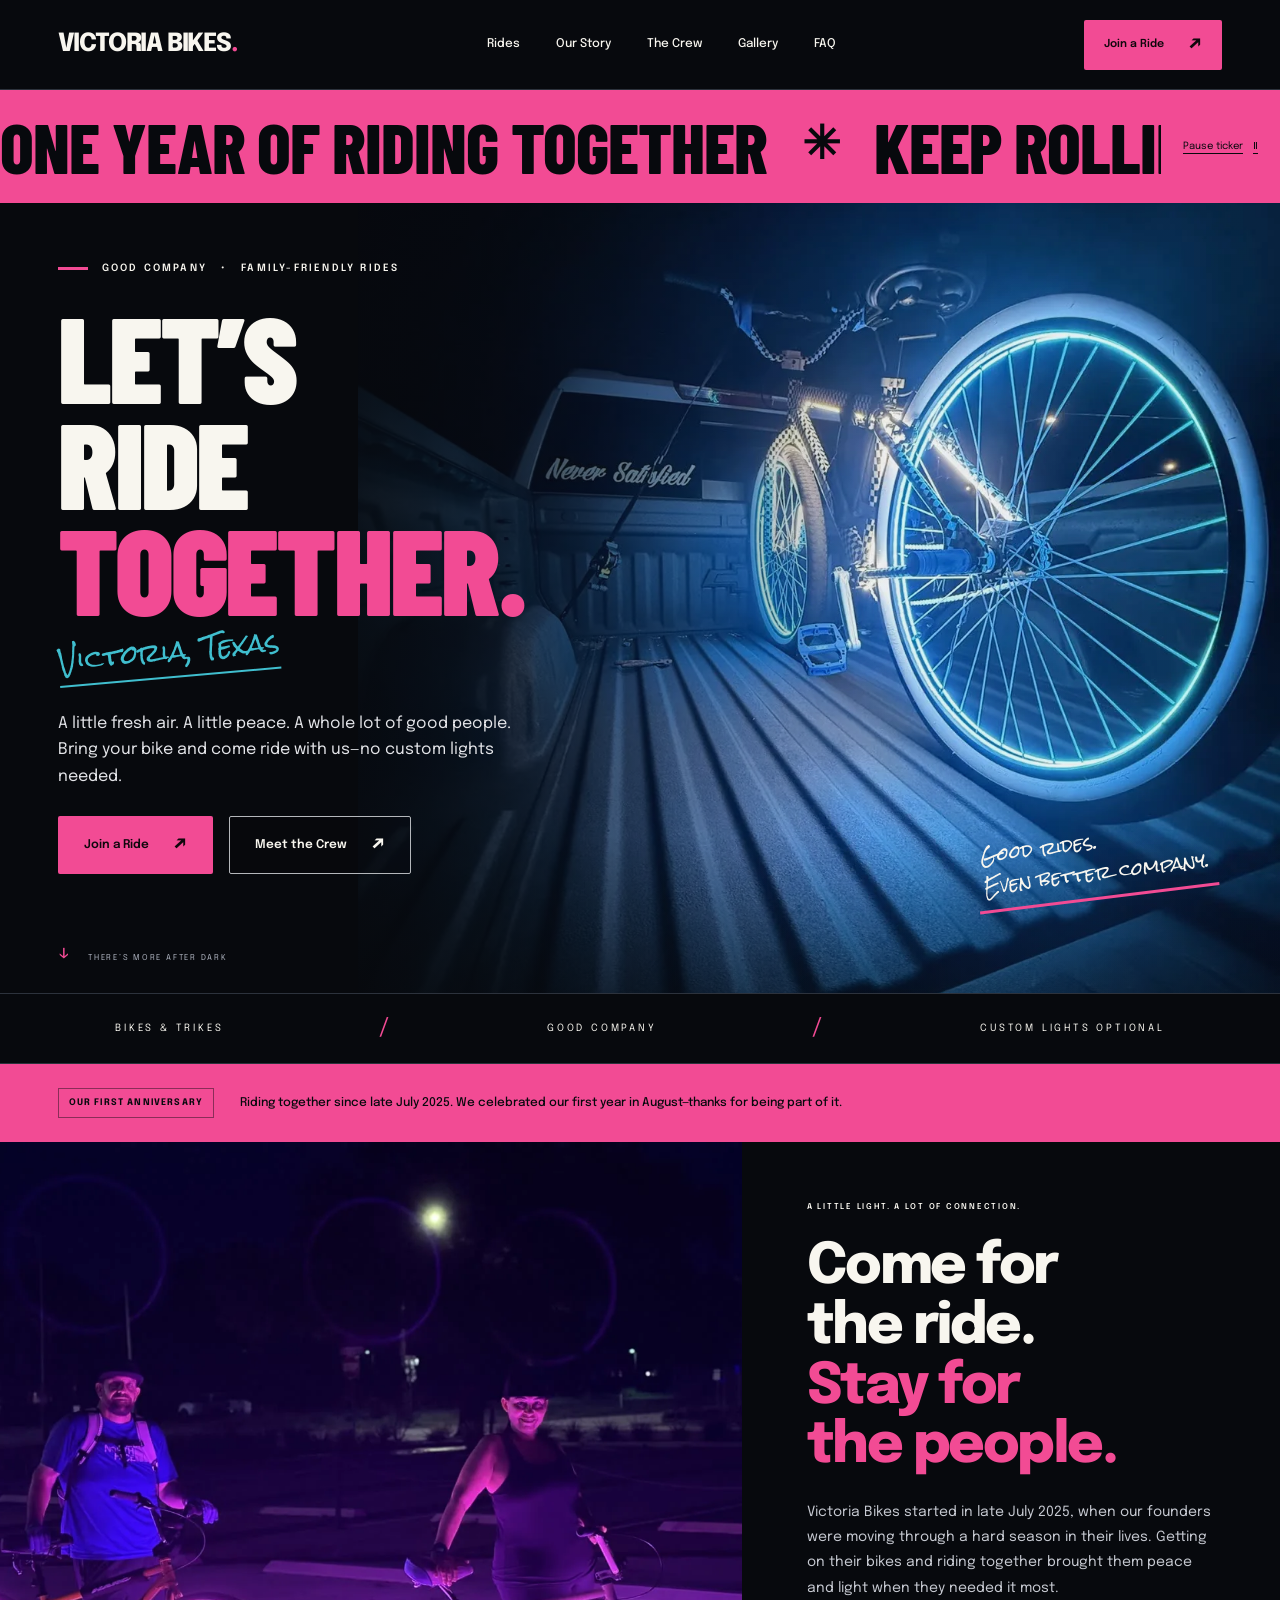
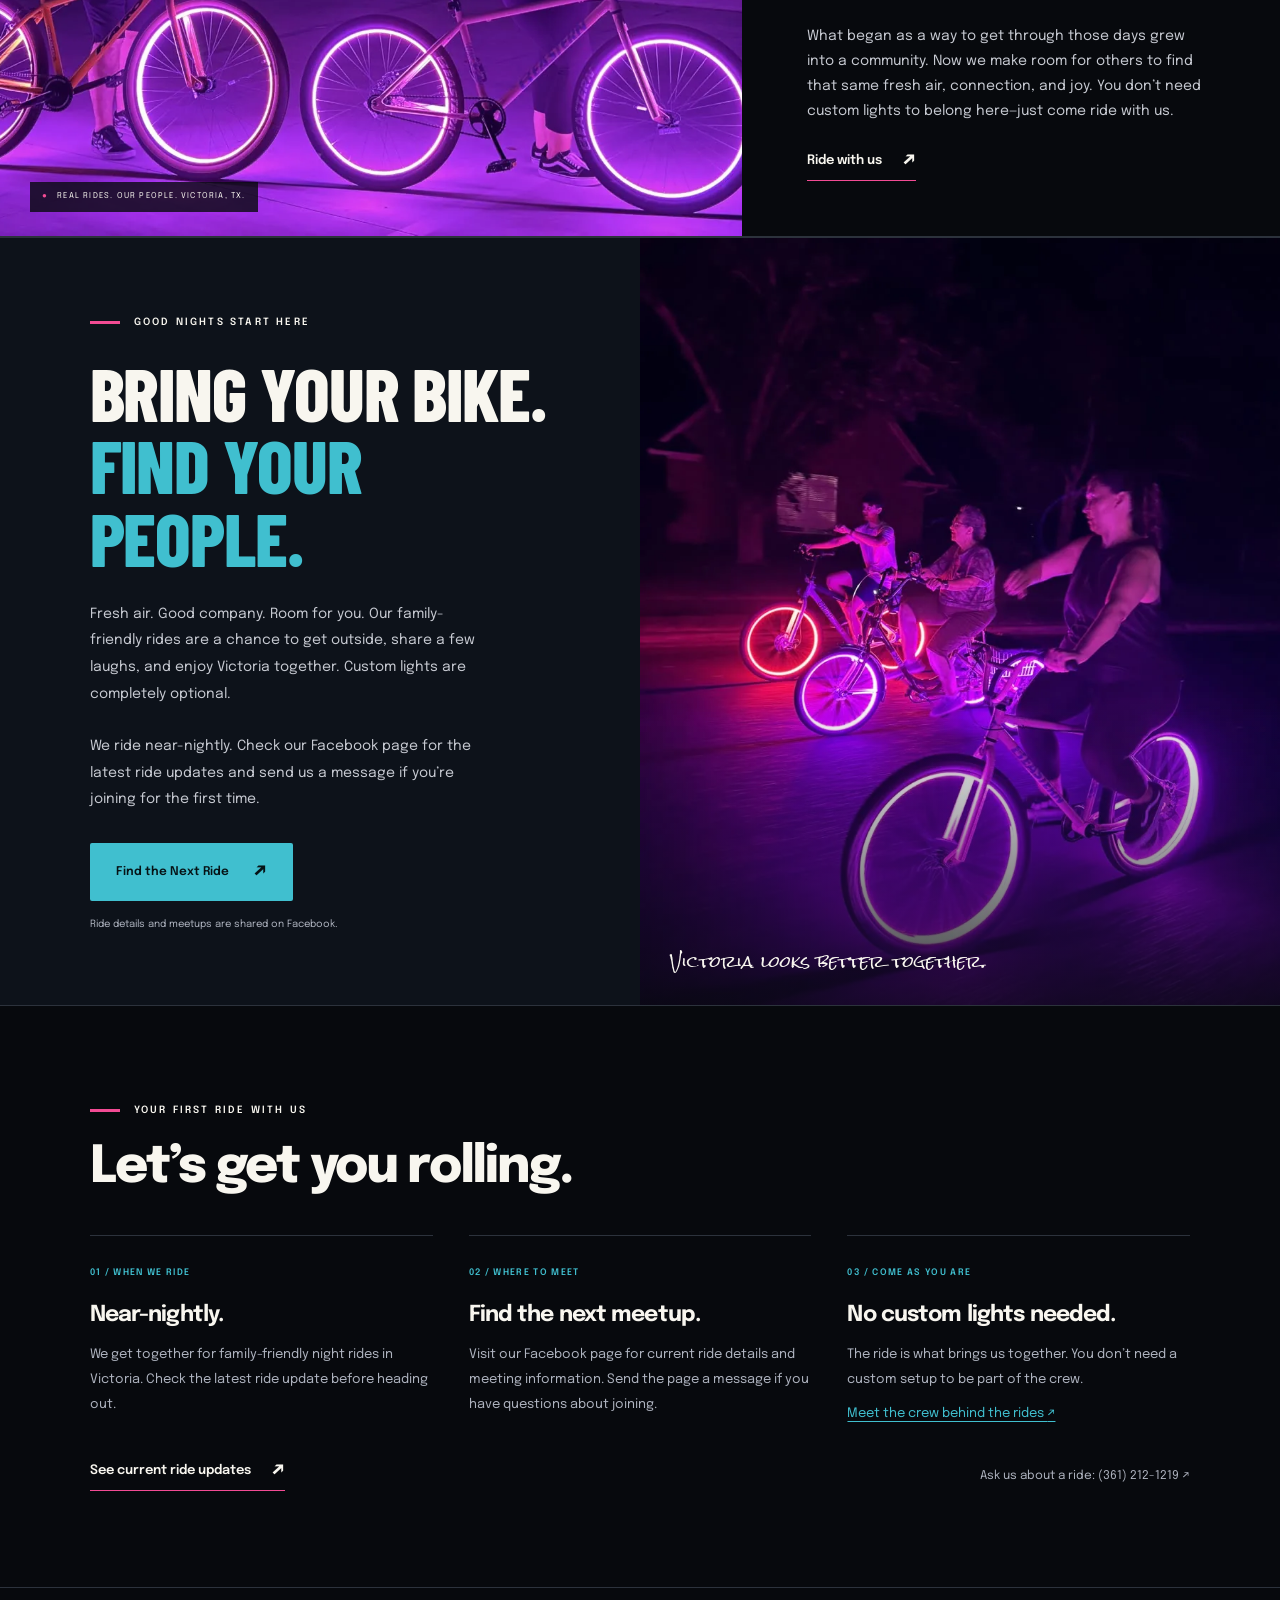
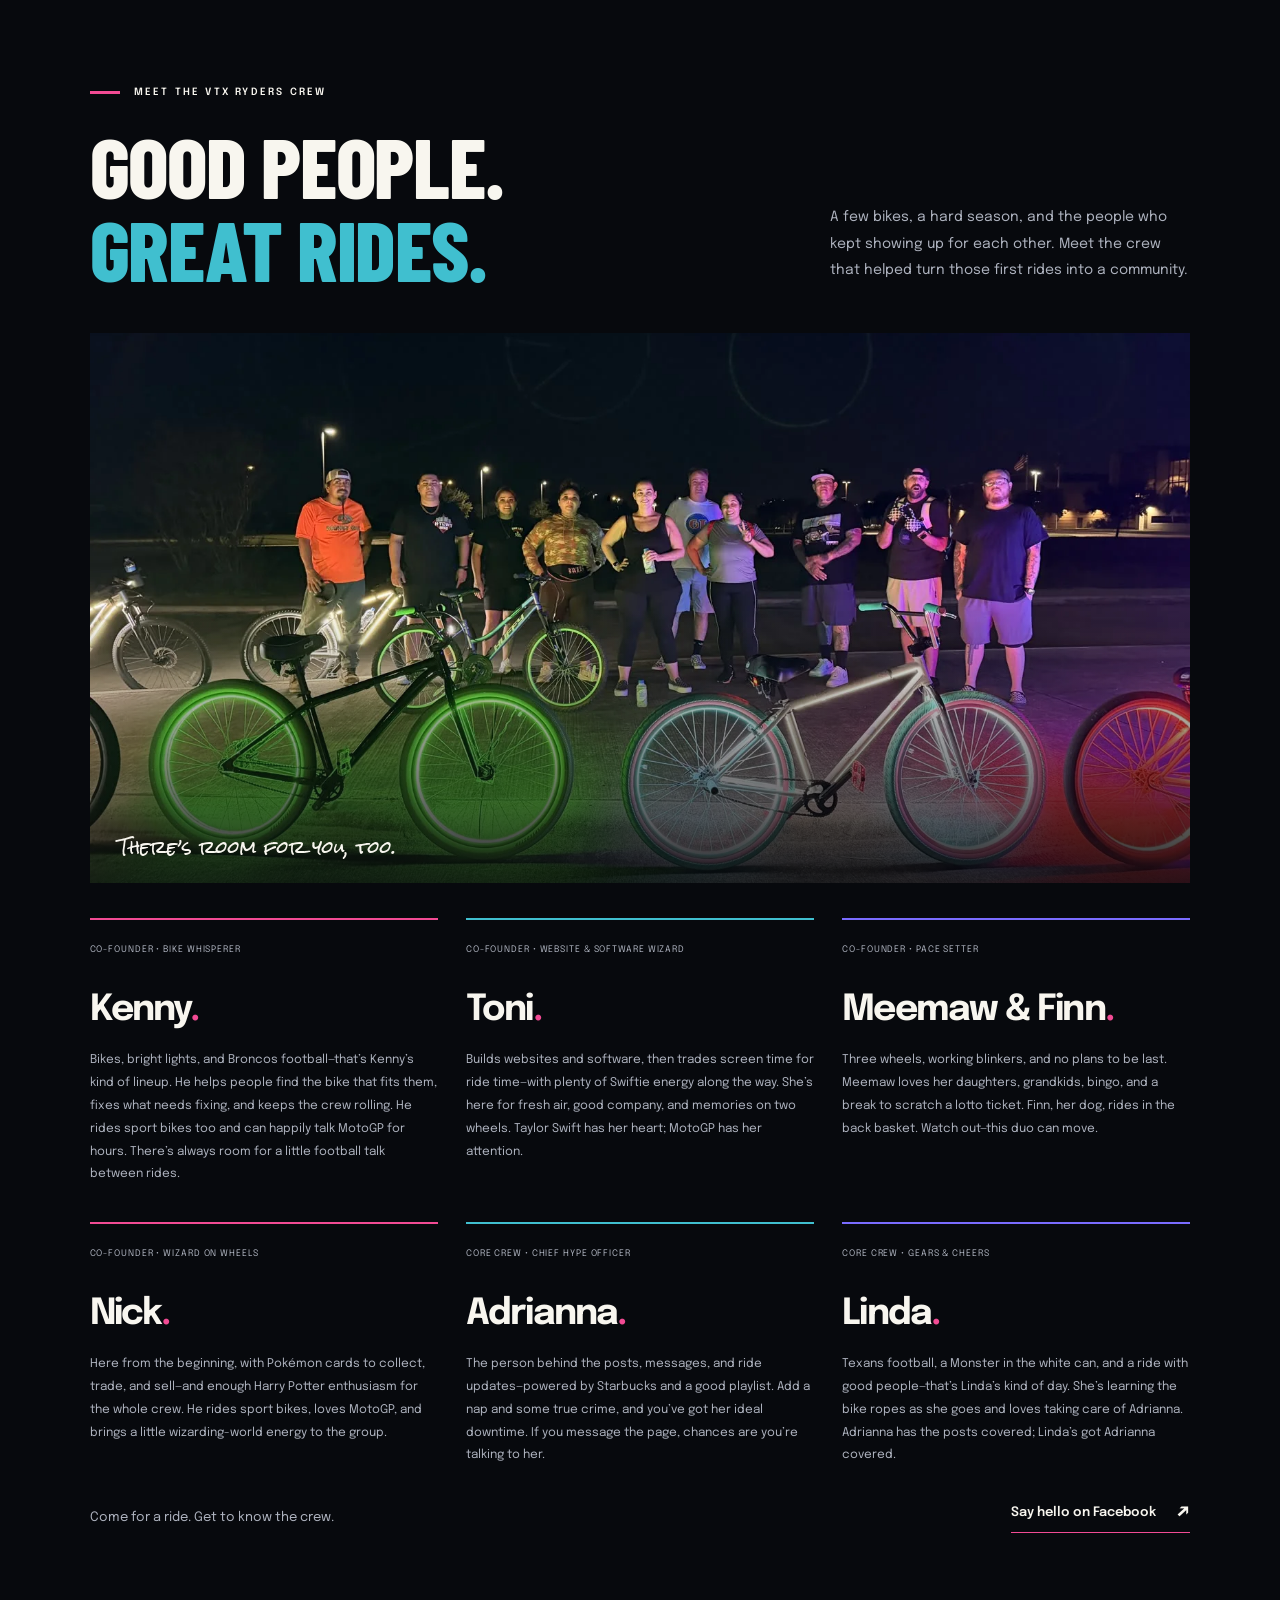
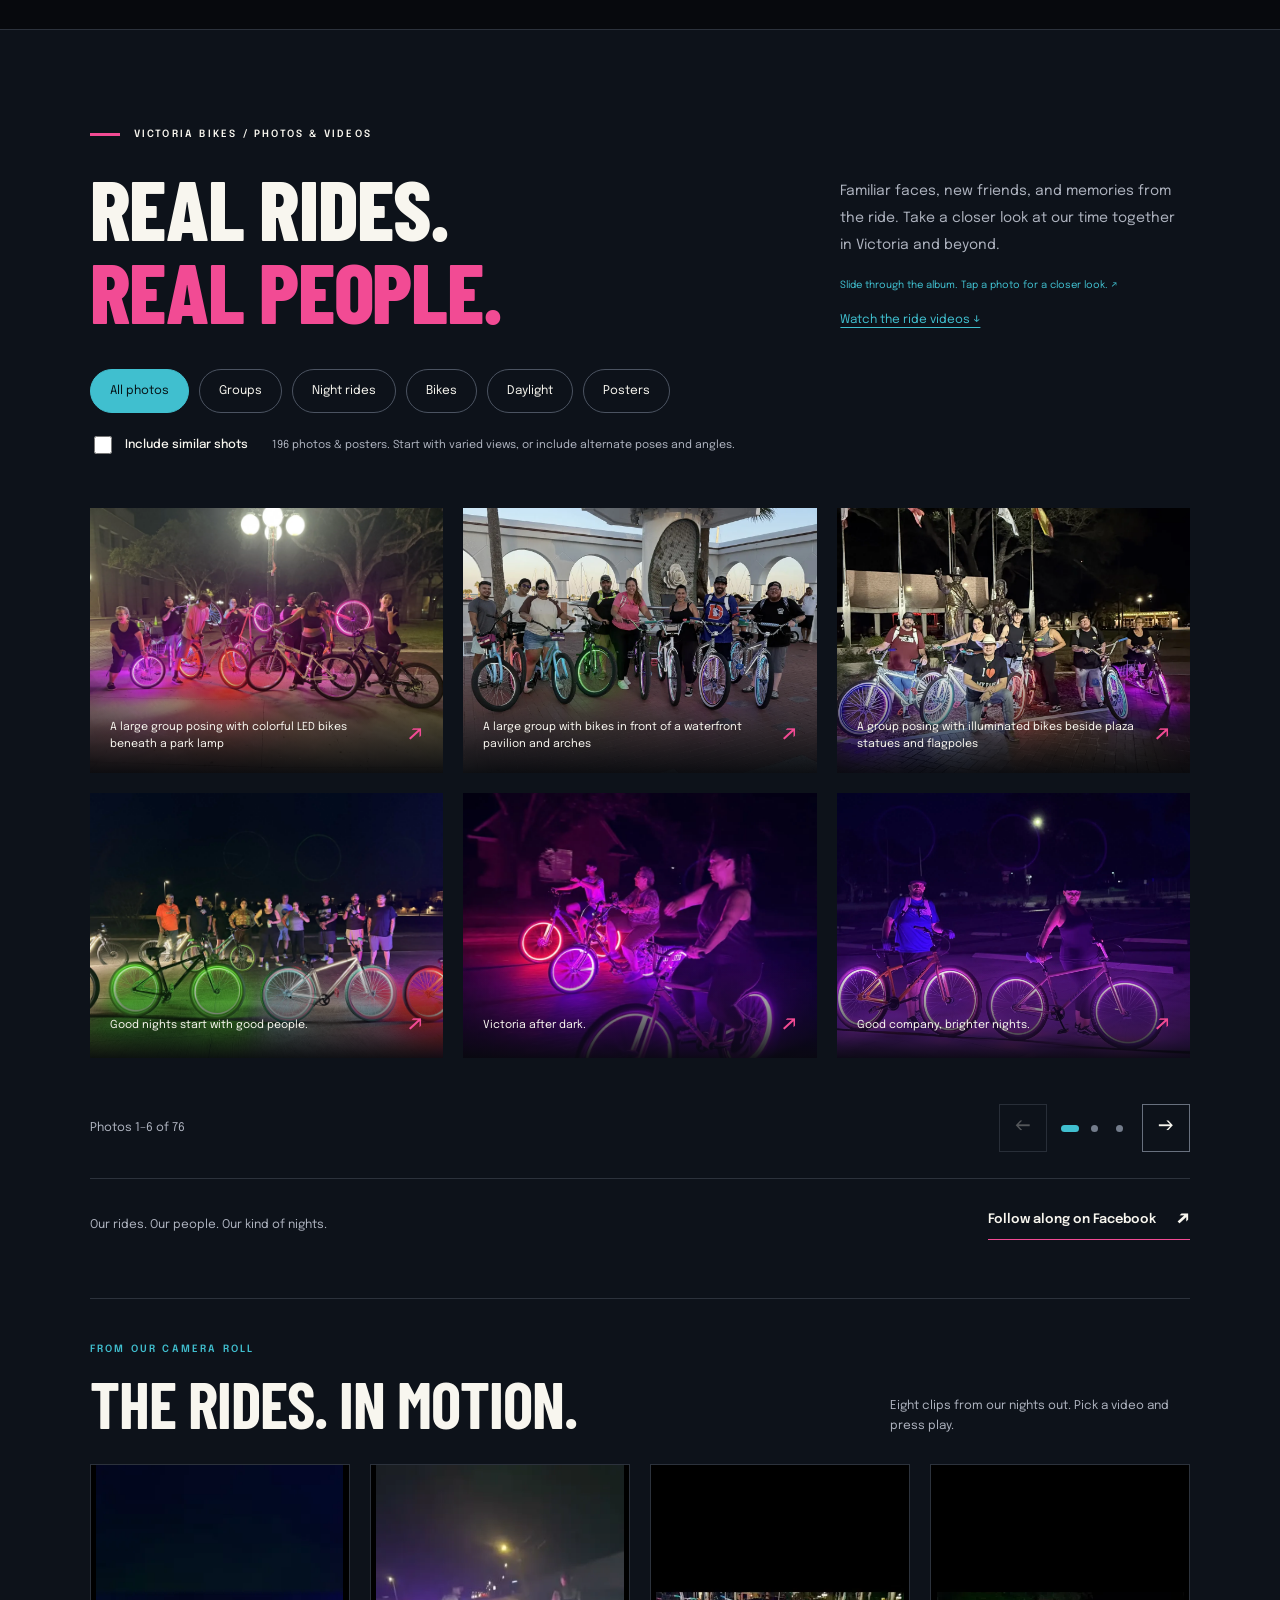
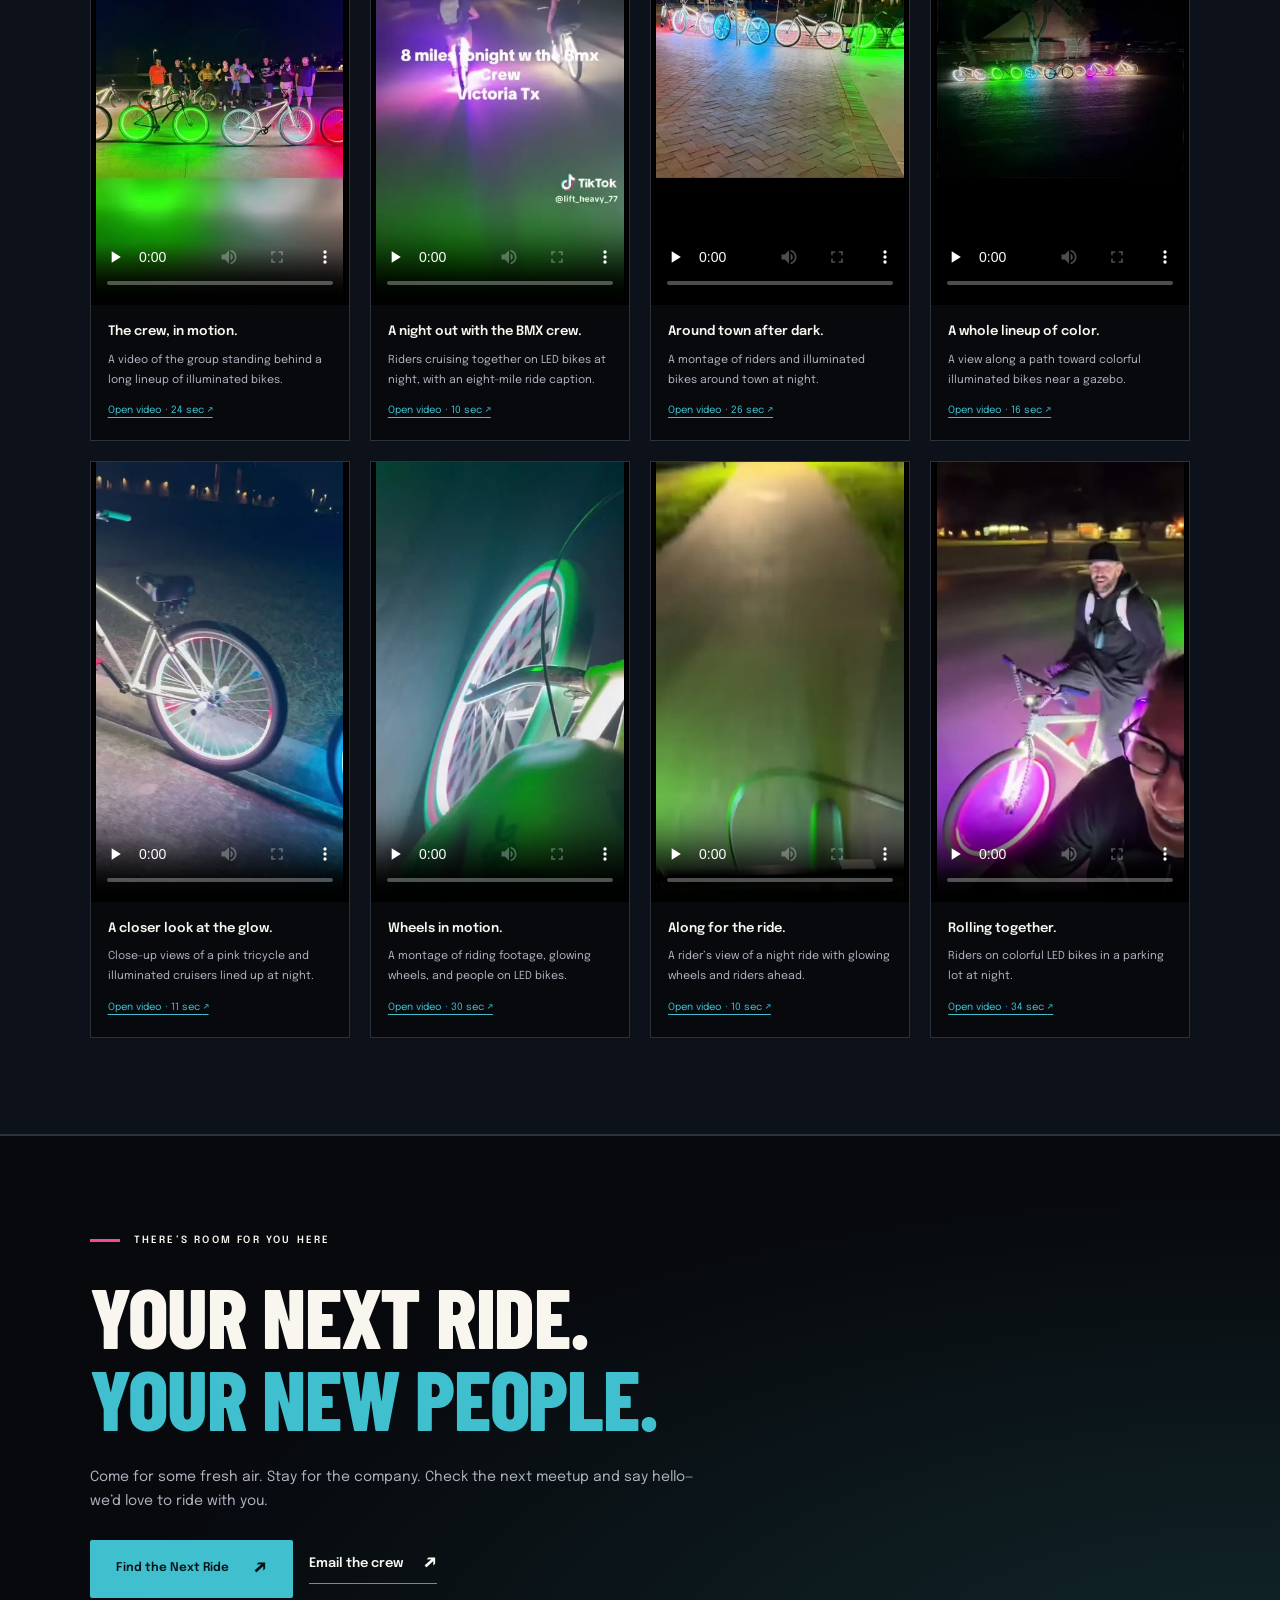
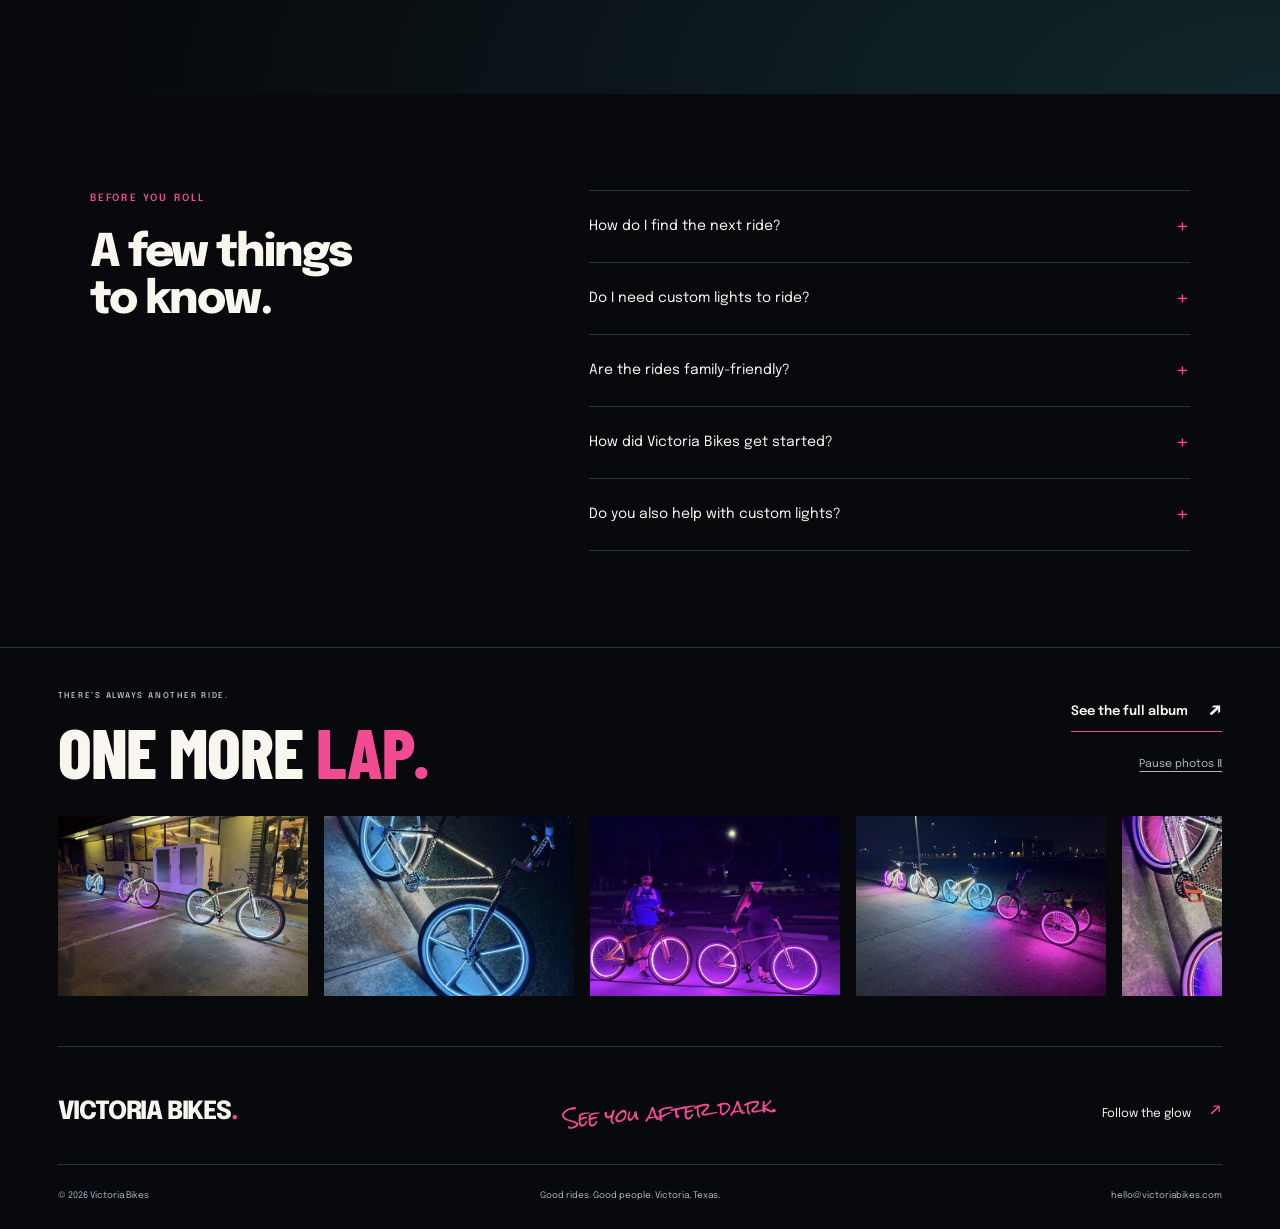
<file: index.html>
<!doctype html>
<html lang="en">
<head>
  <meta charset="utf-8">
  <meta name="viewport" content="width=device-width, initial-scale=1">
  <meta name="theme-color" content="#07090d">
  <title>Victoria Bikes — Ride Together in Victoria, Texas</title>
  <meta name="description" content="Family-friendly bike rides and good company in Victoria, Texas. Riding together since late July 2025. Everyone is welcome—custom lights are optional.">
  <meta property="og:title" content="Victoria Bikes — Ride Together in Victoria, Texas">
  <meta property="og:description" content="A little peace, good company, and family-friendly rides. Find your people with Victoria Bikes. Custom lights are optional.">
  <meta property="og:type" content="website">
  <meta property="og:image" content="https://victoriabikes.com/website-photos/group-crew-together-img-1247.webp">
  <meta property="og:image:width" content="1600">
  <meta property="og:image:height" content="1200">
  <meta property="og:image:alt" content="The VTX Ryders crew gathered behind green, white, and red LED bikes at night">
  <meta name="twitter:card" content="summary_large_image">
  <meta name="twitter:image" content="https://victoriabikes.com/website-photos/group-crew-together-img-1247.webp">
  <meta name="twitter:image:alt" content="The VTX Ryders crew gathered behind green, white, and red LED bikes at night">
  <link rel="icon" href="assets/favicon.svg" type="image/svg+xml">
  <link rel="preconnect" href="https://fonts.googleapis.com">
  <link rel="preconnect" href="https://fonts.gstatic.com" crossorigin>
  <link href="https://fonts.googleapis.com/css2?family=Barlow+Condensed:wght@800;900&family=Epilogue:wght@400;500;600;700;800&family=Rock+Salt&display=swap" rel="stylesheet">
  <link rel="preload" as="image" href="website-photos/bike-led-cruiser-original.webp" fetchpriority="high">
  <link rel="stylesheet" href="styles.css?v=gallery-11">
  <script src="script.js?v=gallery-11" defer></script>
</head>
<body>
  <a class="skip-link" href="#main">Skip to content</a>
  <header class="site-header">
    <a class="wordmark" href="#" aria-label="Victoria Bikes home">VICTORIA BIKES<span class="brand-dot" aria-hidden="true">.</span></a>
    <nav aria-label="Main navigation" id="main-nav"><a href="#night-rides">Rides</a><a href="#our-story">Our Story</a><a href="#crew">The Crew</a><a href="#gallery">Gallery</a><a href="#faq">FAQ</a></nav>
    <a class="button button-pink header-cta" href="#night-rides">Join a Ride <span aria-hidden="true">↗</span></a>
    <button class="menu-toggle" type="button" aria-expanded="false" aria-controls="main-nav" aria-label="Open navigation"><span></span><span></span></button>
  </header>
  <main id="main">
    <section class="anniversary anniversary-strip" id="anniversary-ticker" aria-labelledby="anniversary-title">
      <h2 class="visually-hidden" id="anniversary-title">One year of riding together in Victoria.</h2>
      <div class="anniversary-ticker" aria-hidden="true">
        <div class="anniversary-track">
          <span class="anniversary-repeat">ONE YEAR OF RIDING TOGETHER <span class="anniversary-star">✳</span> KEEP ROLLING. <span class="anniversary-star">✳</span></span>
          <span class="anniversary-repeat">ONE YEAR OF RIDING TOGETHER <span class="anniversary-star">✳</span> KEEP ROLLING. <span class="anniversary-star">✳</span></span>
        </div>
      </div>
      <button class="anniversary-toggle" type="button" aria-label="Pause anniversary ticker" aria-pressed="false" hidden>Pause ticker <span aria-hidden="true">Ⅱ</span></button>
    </section>
    <section class="hero" aria-labelledby="hero-title">
      <img class="hero-photo" src="website-photos/bike-led-cruiser-original.webp" alt="Custom cruiser with bright cyan LED wheel rings in a truck bed at night" width="1200" height="1600" fetchpriority="high">
      <div class="hero-shade" aria-hidden="true"></div>
      <div class="hero-content">
        <p class="eyebrow"><span class="pink-dash" aria-hidden="true"></span>Good company <span aria-hidden="true">•</span> Family-friendly rides</p>
        <h1 id="hero-title">LET’S<br>RIDE<br><span>TOGETHER.</span></h1>
        <p class="handwritten hero-location">Victoria, Texas</p>
        <p class="hero-description">A little fresh air. A little peace. A whole lot of good people.<br class="desktop-break"> Bring your bike and come ride with us—no custom lights needed.</p>
        <div class="button-row"><a class="button button-pink" href="#night-rides">Join a Ride <span aria-hidden="true">↗</span></a><a class="button button-outline" href="#crew">Meet the Crew <span aria-hidden="true">↗</span></a></div>
      </div>
      <p class="hero-note handwritten">Good rides.<br>Even better company.</p>
      <a class="hero-scroll" href="#our-story"><span aria-hidden="true">↓</span> There’s more after dark</a>
    </section>
    <div class="ride-types" aria-label="Everyone is welcome"><span>Bikes &amp; trikes</span><i aria-hidden="true">/</i><span>Good company</span><i aria-hidden="true">/</i><span>Custom lights optional</span></div>
    <section class="anniversary-note" id="anniversary" aria-label="Our first anniversary">
      <div class="anniversary-details">
        <span class="anniversary-badge">Our first anniversary</span>
        <p>Riding together since late July 2025. We celebrated our first year in August—thanks for being part of it.</p>
      </div>
    </section>
    <section class="story" id="our-story" aria-labelledby="story-title">
      <div class="story-photo-wrap"><img src="website-photos/riders-night-ride-crew-original.webp" alt="Two riders with purple LED wheel rings lighting up the pavement" width="1400" height="1050" loading="lazy"><span class="photo-label"><span aria-hidden="true">●</span> Real rides. Our people. Victoria, TX.</span></div>
      <div class="story-copy"><p class="eyebrow">A little light. A lot of connection.</p><h2 id="story-title">Come for<br class="story-break"> the ride.<br><span class="pink">Stay for<br class="story-break"> the people.</span></h2><p>Victoria Bikes started in late July 2025, when our founders were moving through a hard season in their lives. Getting on their bikes and riding together brought them peace and light when they needed it most.</p><p>What began as a way to get through those days grew into a community. Now we make room for others to find that same fresh air, connection, and joy. You don’t need custom lights to belong here—just come ride with us.</p><a class="text-link" href="#night-rides">Ride with us <span aria-hidden="true">↗</span></a></div>
    </section>
    <section class="night-rides" id="night-rides" aria-labelledby="rides-title">
      <div class="rides-copy"><p class="eyebrow"><span class="pink-dash" aria-hidden="true"></span>Good nights start here</p><h2 class="display-title" id="rides-title">BRING YOUR BIKE.<br><span class="teal">FIND YOUR<br>PEOPLE.</span></h2><p>Fresh air. Good company. Room for you. Our family-friendly rides are a chance to get outside, share a few laughs, and enjoy Victoria together. Custom lights are completely optional.</p><p>We ride near-nightly. Check our Facebook page for the latest ride updates and send us a message if you’re joining for the first time.</p><a class="button button-teal" href="https://www.facebook.com/victoriatxbikes" target="_blank" rel="noopener noreferrer">Find the Next Ride <span aria-hidden="true">↗</span></a><p class="ride-note">Ride details and meetups are shared on Facebook.</p></div>
      <figure class="rides-photo"><img src="website-photos/group-community-ride-original.webp" alt="Three riders cruising through Victoria at night on bikes with pink and purple LED lights" width="900" height="1200" loading="lazy"><figcaption>Victoria looks better together.</figcaption></figure>
    </section>
    <section class="ride-guide section-pad" aria-labelledby="ride-guide-title">
      <div class="ride-guide-heading"><p class="eyebrow"><span class="pink-dash" aria-hidden="true"></span>Your first ride with us</p><h2 id="ride-guide-title">Let’s get you rolling.</h2></div>
      <div class="ride-guide-grid">
        <article><span class="guide-label">01 / When we ride</span><h3>Near-nightly.</h3><p>We get together for family-friendly night rides in Victoria. Check the latest ride update before heading out.</p></article>
        <article><span class="guide-label">02 / Where to meet</span><h3>Find the next meetup.</h3><p>Visit our Facebook page for current ride details and meeting information. Send the page a message if you have questions about joining.</p></article>
        <article><span class="guide-label">03 / Come as you are</span><h3>No custom lights needed.</h3><p>The ride is what brings us together. You don’t need a custom setup to be part of the crew.  <a href="#crew">Meet the crew behind the rides <span aria-hidden="true">↗</span></a></p></article>
      </div>
      <div class="ride-guide-actions"><a class="text-link" href="https://www.facebook.com/victoriatxbikes" target="_blank" rel="noopener noreferrer">See current ride updates <span aria-hidden="true">↗</span></a><a href="sms:+13612121219">Ask us about a ride: (361) 212-1219 <span aria-hidden="true">↗</span></a></div>
    </section>
    <section class="crew section-pad" id="crew" aria-labelledby="crew-title">
      <div class="section-heading"><div><p class="eyebrow"><span class="pink-dash" aria-hidden="true"></span>Meet the VTX Ryders crew</p><h2 class="display-title" id="crew-title">GOOD PEOPLE.<br><span class="teal">GREAT RIDES.</span></h2></div><p class="section-intro">A few bikes, a hard season, and the people who kept showing up for each other. Meet the crew that helped turn those first rides into a community.</p></div>
      <figure class="crew-photo crew-feature"><img src="website-photos/group-crew-together-img-1247.webp" alt="The riding crew gathered behind green, white, and red LED bikes at night" width="1600" height="1200" loading="lazy" decoding="async"><figcaption class="handwritten">There’s room for you, too.</figcaption></figure>
      <div class="crew-grid">
        <article><span class="crew-role">Co-founder • Bike whisperer</span><h3>Kenny<span>.</span></h3><p>Bikes, bright lights, and Broncos football—that’s Kenny’s kind of lineup. He helps people find the bike that fits them, fixes what needs fixing, and keeps the crew rolling. He rides sport bikes too and can happily talk MotoGP for hours. There’s always room for a little football talk between rides.</p></article>
        <article><span class="crew-role">Co-founder • Website &amp; software wizard</span><h3>Toni<span>.</span></h3><p>Builds websites and software, then trades screen time for ride time—with plenty of Swiftie energy along the way. She’s here for fresh air, good company, and memories on two wheels. Taylor Swift has her heart; MotoGP has her attention.</p></article>
        <article><span class="crew-role">Co-founder • Pace setter</span><h3>Meemaw &amp; Finn<span>.</span></h3><p>Three wheels, working blinkers, and no plans to be last. Meemaw loves her daughters, grandkids, bingo, and a break to scratch a lotto ticket. Finn, her dog, rides in the back basket. Watch out—this duo can move.</p></article>
        <article><span class="crew-role">Co-founder • Wizard on Wheels</span><h3>Nick<span>.</span></h3><p>Here from the beginning, with Pokémon cards to collect, trade, and sell—and enough Harry Potter enthusiasm for the whole crew. He rides sport bikes, loves MotoGP, and brings a little wizarding-world energy to the group.</p></article>
        <article><span class="crew-role">Core Crew • Chief Hype Officer</span><h3>Adrianna<span>.</span></h3><p>The person behind the posts, messages, and ride updates—powered by Starbucks and a good playlist. Add a nap and some true crime, and you’ve got her ideal downtime. If you message the page, chances are you’re talking to her.</p></article>
        <article><span class="crew-role">Core Crew • Gears &amp; Cheers</span><h3>Linda<span>.</span></h3><p>Texans football, a Monster in the white can, and a ride with good people—that’s Linda’s kind of day. She’s learning the bike ropes as she goes and loves taking care of Adrianna. Adrianna has the posts covered; Linda’s got Adrianna covered.</p></article>
      </div>
      <div class="crew-invite"><p>Come for a ride. Get to know the crew.</p><a class="text-link" href="https://www.facebook.com/victoriatxbikes" target="_blank" rel="noopener noreferrer">Say hello on Facebook <span aria-hidden="true">↗</span></a></div>
    </section>
    <section class="gallery section-pad" id="gallery" aria-labelledby="gallery-title">
      <div class="section-heading"><div><p class="eyebrow"><span class="pink-dash" aria-hidden="true"></span>Victoria Bikes / Photos &amp; videos</p><h2 class="display-title" id="gallery-title">REAL RIDES.<br><span class="pink">REAL PEOPLE.</span></h2></div><div class="gallery-intro"><p>Familiar faces, new friends, and memories from the ride. Take a closer look at our time together in Victoria and beyond.</p><span>Slide through the album. Tap a photo for a closer look. <span aria-hidden="true">↗</span></span><a class="video-jump" href="#videos">Watch the ride videos ↓</a></div></div>
      <div class="gallery-filters" role="group" aria-label="Filter photos" hidden>
        <button type="button" data-filter="all" aria-pressed="true" aria-controls="gallery-grid">All photos</button>
        <button type="button" data-filter="groups" aria-pressed="false" aria-controls="gallery-grid">Groups</button>
        <button type="button" data-filter="rides" aria-pressed="false" aria-controls="gallery-grid">Night rides</button>
        <button type="button" data-filter="lights" aria-pressed="false" aria-controls="gallery-grid">Bikes</button>
        <button type="button" data-filter="daylight" aria-pressed="false" aria-controls="gallery-grid">Daylight</button>
        <button type="button" data-filter="posters" aria-pressed="false" aria-controls="gallery-grid">Posters</button>
      </div>
      <div class="gallery-options" hidden><label><input id="gallery-include-similar" type="checkbox" aria-controls="gallery-grid"> Include similar shots</label><p>196 photos &amp; posters. Start with varied views, or include alternate poses and angles.</p></div>
      <div class="gallery-grid" id="gallery-grid" aria-label="Photo gallery">
        <a class="gallery-photo" data-group="true" data-similar="false" href="website-photos/more-group-night-park-lamppost-001.webp" data-category="rides" data-caption="A large group posing with colorful LED bikes beneath a park lamp" aria-label="View photo: A large group posing with colorful LED bikes beneath a park lamp"><img src="website-photos/more-group-night-park-lamppost-001.webp" alt="A large group posing with colorful LED bikes beneath a park lamp" width="1600" height="1200" loading="lazy" decoding="async"><span class="gallery-photo-caption">A large group posing with colorful LED bikes beneath a park lamp <span aria-hidden="true">↗</span></span></a>
        <a class="gallery-photo" data-group="true" data-similar="false" href="website-photos/more-group-waterfront-pavilion-001.webp" data-category="daylight" data-caption="A large group with bikes in front of a waterfront pavilion and arches" aria-label="View photo: A large group with bikes in front of a waterfront pavilion and arches"><img src="website-photos/more-group-waterfront-pavilion-001.webp" alt="A large group with bikes in front of a waterfront pavilion and arches" width="1200" height="1600" loading="lazy" decoding="async"><span class="gallery-photo-caption">A large group with bikes in front of a waterfront pavilion and arches <span aria-hidden="true">↗</span></span></a>
        <a class="gallery-photo" data-group="true" data-similar="false" href="website-photos/more-group-night-plaza-statues-001.webp" data-category="rides" data-caption="A group posing with illuminated bikes beside plaza statues and flagpoles" aria-label="View photo: A group posing with illuminated bikes beside plaza statues and flagpoles"><img src="website-photos/more-group-night-plaza-statues-001.webp" alt="A group posing with illuminated bikes beside plaza statues and flagpoles" width="1200" height="1600" loading="lazy" decoding="async"><span class="gallery-photo-caption">A group posing with illuminated bikes beside plaza statues and flagpoles <span aria-hidden="true">↗</span></span></a>
        <a class="gallery-photo" data-group="true" data-similar="false" href="website-photos/group-crew-together-img-1247.webp" data-category="rides" data-caption="Good nights start with good people." aria-label="View photo: A group of riders behind green, white, and red LED bikes"><img src="website-photos/group-crew-together-img-1247.webp" alt="A group of riders behind green, white, and red LED bikes" width="1600" height="1200" loading="lazy" decoding="async"><span class="gallery-photo-caption">Good nights start with good people. <span aria-hidden="true">↗</span></span></a>
        <a class="gallery-photo" data-group="true" data-similar="false" href="website-photos/group-community-ride-original.webp" data-category="rides" data-caption="Victoria after dark." aria-label="View photo: Three people riding bikes with pink and purple LEDs at night"><img src="website-photos/group-community-ride-original.webp" alt="Three people riding bikes with pink and purple LEDs at night" width="900" height="1200" loading="lazy" decoding="async"><span class="gallery-photo-caption">Victoria after dark. <span aria-hidden="true">↗</span></span></a>
        <a class="gallery-photo" data-group="false" data-similar="false" href="website-photos/riders-night-ride-crew-original.webp" data-category="rides" data-caption="Good company, brighter nights." aria-label="View photo: Two riders with purple LED wheel rings on their bikes"><img src="website-photos/riders-night-ride-crew-original.webp" alt="Two riders with purple LED wheel rings on their bikes" width="1400" height="1050" loading="lazy" decoding="async"><span class="gallery-photo-caption">Good company, brighter nights. <span aria-hidden="true">↗</span></span></a>
        <a class="gallery-photo" data-group="false" data-similar="false" href="website-photos/bike-led-cruiser-original.webp" data-category="lights" data-caption="A whole new kind of blue." aria-label="View photo: Cyan LED wheel rings on a custom cruiser in a truck bed"><img src="website-photos/bike-led-cruiser-original.webp" alt="Cyan LED wheel rings on a custom cruiser in a truck bed" width="1200" height="1600" loading="lazy" decoding="async"><span class="gallery-photo-caption">A whole new kind of blue. <span aria-hidden="true">↗</span></span></a>
        <a class="gallery-photo" data-group="false" data-similar="false" href="website-photos/bike-plaza-glow-original.webp" data-category="rides" data-caption="A little color around town." aria-label="View photo: Pink-lit bikes and a tricycle parked in front of bronze statues at the plaza"><img src="website-photos/bike-plaza-glow-original.webp" alt="Pink-lit bikes and a tricycle parked in front of bronze statues at the plaza" width="1600" height="1200" loading="lazy" decoding="async"><span class="gallery-photo-caption">A little color around town. <span aria-hidden="true">↗</span></span></a>
        <a class="gallery-photo" data-group="false" data-similar="false" href="website-photos/bike-two-tones-original.webp" data-category="lights" data-caption="Different rides. Your own glow." aria-label="View photo: Two bikes with red and purple wheel lights parked beside a tree"><img src="website-photos/bike-two-tones-original.webp" alt="Two bikes with red and purple wheel lights parked beside a tree" width="1200" height="1600" loading="lazy" decoding="async"><span class="gallery-photo-caption">Different rides. Your own glow. <span aria-hidden="true">↗</span></span></a>
        <a class="gallery-photo" data-group="false" data-similar="false" href="website-photos/bike-ready-to-roll-original.webp" data-category="lights" data-caption="Loaded up. Ready to roll." aria-label="View photo: Two cruisers with purple and cyan LED lights secured in a truck bed"><img src="website-photos/bike-ready-to-roll-original.webp" alt="Two cruisers with purple and cyan LED lights secured in a truck bed" width="602" height="960" loading="lazy" decoding="async"><span class="gallery-photo-caption">Loaded up. Ready to roll. <span aria-hidden="true">↗</span></span></a>
        <a class="gallery-photo" data-group="false" data-similar="false" href="website-photos/bike-blue-cruiser-img-4582.webp" data-category="lights" data-caption="Electric blue, all the way around." aria-label="View photo: Cruiser with cyan LED wheel rings parked at night"><img src="website-photos/bike-blue-cruiser-img-4582.webp" alt="Cruiser with cyan LED wheel rings parked at night" width="1200" height="1600" loading="lazy" decoding="async"><span class="gallery-photo-caption">Electric blue, all the way around. <span aria-hidden="true">↗</span></span></a>
        <a class="gallery-photo" data-group="false" data-similar="false" href="website-photos/bike-night-lineup-img-4575.webp" data-category="rides" data-caption="Every ride brings its own color." aria-label="View photo: Colorful illuminated bikes and a pink tricycle lined up at night"><img src="website-photos/bike-night-lineup-img-4575.webp" alt="Colorful illuminated bikes and a pink tricycle lined up at night" width="1600" height="1200" loading="lazy" decoding="async"><span class="gallery-photo-caption">Every ride brings its own color. <span aria-hidden="true">↗</span></span></a>
        <a class="gallery-photo" data-group="false" data-similar="false" href="website-photos/bike-big-flyer-img-6270.webp" data-category="lights" data-caption="Ready for its night shift." aria-label="View photo: Black Big Flyer bike with white LED wheels and frame in a garage"><img src="website-photos/bike-big-flyer-img-6270.webp" alt="Black Big Flyer bike with white LED wheels and frame in a garage" width="1600" height="1200" loading="lazy" decoding="async"><span class="gallery-photo-caption">Ready for its night shift. <span aria-hidden="true">↗</span></span></a>
        <a class="gallery-photo" data-group="false" data-similar="false" href="website-photos/bike-purple-detail-img-4584.webp" data-category="lights" data-caption="Purple has entered the chat." aria-label="View photo: Angled view of a cruiser with purple and pink LED wheel rings"><img src="website-photos/bike-purple-detail-img-4584.webp" alt="Angled view of a cruiser with purple and pink LED wheel rings" width="1200" height="1600" loading="lazy" decoding="async"><span class="gallery-photo-caption">Purple has entered the chat. <span aria-hidden="true">↗</span></span></a>
        <a class="gallery-photo" data-group="false" data-similar="false" href="website-photos/bike-curbside-colors-img-1185.webp" data-category="rides" data-caption="Color around every corner." aria-label="View photo: Green bike in front of a row of colorful LED bikes along a curb"><img src="website-photos/bike-curbside-colors-img-1185.webp" alt="Green bike in front of a row of colorful LED bikes along a curb" width="1600" height="1200" loading="lazy" decoding="async"><span class="gallery-photo-caption">Color around every corner. <span aria-hidden="true">↗</span></span></a>
        <a class="gallery-photo" data-group="false" data-similar="false" href="website-photos/bike-seaside-wide-img-1191.webp" data-category="daylight" data-caption="Two wheels. An open horizon." aria-label="View photo: Side view of a cruiser beside the beach in daylight"><img src="website-photos/bike-seaside-wide-img-1191.webp" alt="Side view of a cruiser beside the beach in daylight" width="1600" height="1200" loading="lazy" decoding="async"><span class="gallery-photo-caption">Two wheels. An open horizon. <span aria-hidden="true">↗</span></span></a>
        <a class="gallery-photo" data-group="false" data-similar="false" href="website-photos/riders-daytime-cruising-img-6301.webp" data-category="daylight" data-caption="Good company, any time of day." aria-label="View photo: A rider with a black bike on a residential street in daylight"><img src="website-photos/riders-daytime-cruising-img-6301.webp" alt="A rider with a black bike on a residential street in daylight" width="1200" height="1600" loading="lazy" decoding="async"><span class="gallery-photo-caption">Good company, any time of day. <span aria-hidden="true">↗</span></span></a>
        <a class="gallery-photo" data-group="false" data-similar="false" href="website-photos/bike-shopfront-three-img-1054.webp" data-category="rides" data-caption="Three rides. Three kinds of glow." aria-label="View photo: Three illuminated bikes parked in front of a storefront"><img src="website-photos/bike-shopfront-three-img-1054.webp" alt="Three illuminated bikes parked in front of a storefront" width="1600" height="1200" loading="lazy" decoding="async"><span class="gallery-photo-caption">Three rides. Three kinds of glow. <span aria-hidden="true">↗</span></span></a>
        <a class="gallery-photo" data-group="false" data-similar="false" href="website-photos/bike-white-green-wheels-img-0406.webp" data-category="rides" data-caption="Good company. Brighter wheels." aria-label="View photo: White and green LED bikes parked together at night"><img src="website-photos/bike-white-green-wheels-img-0406.webp" alt="White and green LED bikes parked together at night" width="1600" height="1200" loading="lazy" decoding="async"><span class="gallery-photo-caption">Good company. Brighter wheels. <span aria-hidden="true">↗</span></span></a>
        <a class="gallery-photo" data-group="false" data-similar="false" href="website-photos/bike-plaza-bikes-img-0816.webp" data-category="rides" data-caption="A little glow around the plaza." aria-label="View photo: A row of LED bikes beside a brick plaza wall"><img src="website-photos/bike-plaza-bikes-img-0816.webp" alt="A row of LED bikes beside a brick plaza wall" width="900" height="1600" loading="lazy" decoding="async"><span class="gallery-photo-caption">A little glow around the plaza. <span aria-hidden="true">↗</span></span></a>
        <a class="gallery-photo" data-group="false" data-similar="false" href="website-photos/bike-white-cruiser-img-1181.webp" data-category="lights" data-caption="Clean lines. Full glow." aria-label="View photo: Cruiser with white LEDs around its wheels and frame"><img src="website-photos/bike-white-cruiser-img-1181.webp" alt="Cruiser with white LEDs around its wheels and frame" width="1600" height="1200" loading="lazy" decoding="async"><span class="gallery-photo-caption">Clean lines. Full glow. <span aria-hidden="true">↗</span></span></a>
        <a class="gallery-photo" data-group="false" data-similar="false" href="website-photos/bike-gazebo-glow-img-1192.webp" data-category="rides" data-caption="Our kind of night out." aria-label="View photo: Colorful LED bikes lined up near a gazebo at night"><img src="website-photos/bike-gazebo-glow-img-1192.webp" alt="Colorful LED bikes lined up near a gazebo at night" width="1600" height="1200" loading="lazy" decoding="async"><span class="gallery-photo-caption">Our kind of night out. <span aria-hidden="true">↗</span></span></a>
        <a class="gallery-photo" data-group="false" data-similar="false" href="website-photos/bike-storefront-wide-img-1770.webp" data-category="rides" data-caption="A glow worth stopping for." aria-label="View photo: Three bikes with white and purple LEDs outside a storefront"><img src="website-photos/bike-storefront-wide-img-1770.webp" alt="Three bikes with white and purple LEDs outside a storefront" width="1600" height="1200" loading="lazy" decoding="async"><span class="gallery-photo-caption">A glow worth stopping for. <span aria-hidden="true">↗</span></span></a>
        <a class="gallery-photo" data-group="false" data-similar="false" href="website-photos/bike-rainbow-lineup-img-4574.webp" data-category="rides" data-caption="A rainbow on two wheels." aria-label="View photo: Pink, white, and cyan LED bikes lined up under a streetlight"><img src="website-photos/bike-rainbow-lineup-img-4574.webp" alt="Pink, white, and cyan LED bikes lined up under a streetlight" width="1600" height="1200" loading="lazy" decoding="async"><span class="gallery-photo-caption">A rainbow on two wheels. <span aria-hidden="true">↗</span></span></a>
        <a class="gallery-photo" data-group="false" data-similar="false" href="website-photos/bike-white-bike-angle-img-4577.webp" data-category="lights" data-caption="Follow the frame." aria-label="View photo: White-lit cruiser seen at an angle beside other bikes"><img src="website-photos/bike-white-bike-angle-img-4577.webp" alt="White-lit cruiser seen at an angle beside other bikes" width="1200" height="1600" loading="lazy" decoding="async"><span class="gallery-photo-caption">Follow the frame. <span aria-hidden="true">↗</span></span></a>
        <a class="gallery-photo" data-group="false" data-similar="false" href="website-photos/riders-purple-night-rider-img-6276.webp" data-category="rides" data-caption="Leave a little light behind." aria-label="View photo: A rider and bike surrounded by purple light at night"><img src="website-photos/riders-purple-night-rider-img-6276.webp" alt="A rider and bike surrounded by purple light at night" width="1200" height="1600" loading="lazy" decoding="async"><span class="gallery-photo-caption">Leave a little light behind. <span aria-hidden="true">↗</span></span></a>
        <a class="gallery-photo" data-group="false" data-similar="false" href="website-photos/riders-daytime-rider-img-6299.webp" data-category="daylight" data-caption="The ride starts before sunset." aria-label="View photo: A rider standing with a black bike on a tree-lined street"><img src="website-photos/riders-daytime-rider-img-6299.webp" alt="A rider standing with a black bike on a tree-lined street" width="1200" height="1600" loading="lazy" decoding="async"><span class="gallery-photo-caption">The ride starts before sunset. <span aria-hidden="true">↗</span></span></a>
        <a class="gallery-photo" data-group="false" data-similar="false" href="website-photos/poster-crew-kenny-img-1208.webp" data-category="posters" data-caption="Kenny crew introduction poster" aria-label="View photo: VTX Ryders introduction poster for Kenny"><img src="website-photos/poster-crew-kenny-img-1208.webp" alt="VTX Ryders introduction poster for Kenny" width="1144" height="1374" loading="lazy" decoding="async"><span class="gallery-photo-caption">Kenny crew introduction poster <span aria-hidden="true">↗</span></span></a>
        <a class="gallery-photo" data-group="false" data-similar="false" href="website-photos/poster-crew-linda-img-1209.webp" data-category="posters" data-caption="Linda crew introduction poster" aria-label="View photo: VTX Ryders introduction poster for Linda"><img src="website-photos/poster-crew-linda-img-1209.webp" alt="VTX Ryders introduction poster for Linda" width="1144" height="1374" loading="lazy" decoding="async"><span class="gallery-photo-caption">Linda crew introduction poster <span aria-hidden="true">↗</span></span></a>
        <a class="gallery-photo" data-group="false" data-similar="false" href="website-photos/poster-crew-toni-img-1213.webp" data-category="posters" data-caption="Toni crew introduction poster" aria-label="View photo: VTX Ryders introduction poster for Toni"><img src="website-photos/poster-crew-toni-img-1213.webp" alt="VTX Ryders introduction poster for Toni" width="1144" height="1374" loading="lazy" decoding="async"><span class="gallery-photo-caption">Toni crew introduction poster <span aria-hidden="true">↗</span></span></a>
        <a class="gallery-photo" data-group="false" data-similar="false" href="website-photos/poster-crew-adrianna-img-1215.webp" data-category="posters" data-caption="Adrianna crew introduction poster" aria-label="View photo: VTX Ryders introduction poster for Adrianna"><img src="website-photos/poster-crew-adrianna-img-1215.webp" alt="VTX Ryders introduction poster for Adrianna" width="1254" height="1254" loading="lazy" decoding="async"><span class="gallery-photo-caption">Adrianna crew introduction poster <span aria-hidden="true">↗</span></span></a>
        <a class="gallery-photo" data-group="false" data-similar="false" href="website-photos/more-riders-residential-street-001.webp" data-category="daylight" data-caption="Riders with illuminated bikes on a residential street in daylight" aria-label="View photo: Riders with illuminated bikes on a residential street in daylight"><img src="website-photos/more-riders-residential-street-001.webp" alt="Riders with illuminated bikes on a residential street in daylight" width="1200" height="1600" loading="lazy" decoding="async"><span class="gallery-photo-caption">Riders with illuminated bikes on a residential street in daylight <span aria-hidden="true">↗</span></span></a>
        <a class="gallery-photo" data-group="false" data-similar="false" href="website-photos/more-bikes-orange-purple-tree-001.webp" data-category="lights" data-caption="Two bikes with orange and purple wheel lights beside a tree" aria-label="View photo: Two bikes with orange and purple wheel lights beside a tree"><img src="website-photos/more-bikes-orange-purple-tree-001.webp" alt="Two bikes with orange and purple wheel lights beside a tree" width="1200" height="1600" loading="lazy" decoding="async"><span class="gallery-photo-caption">Two bikes with orange and purple wheel lights beside a tree <span aria-hidden="true">↗</span></span></a>
        <a class="gallery-photo" data-group="false" data-similar="false" href="website-photos/more-rider-pink-bike-sidewalk-001.webp" data-category="rides" data-caption="A rider standing with a pink bike on a sidewalk" aria-label="View photo: A rider standing with a pink bike on a sidewalk"><img src="website-photos/more-rider-pink-bike-sidewalk-001.webp" alt="A rider standing with a pink bike on a sidewalk" width="1600" height="1200" loading="lazy" decoding="async"><span class="gallery-photo-caption">A rider standing with a pink bike on a sidewalk <span aria-hidden="true">↗</span></span></a>
        <a class="gallery-photo" data-group="false" data-similar="false" href="website-photos/more-bike-pink-led-indoor-stand-001.webp" data-category="lights" data-caption="A bike with pink LED wheels on an indoor work stand" aria-label="View photo: A bike with pink LED wheels on an indoor work stand"><img src="website-photos/more-bike-pink-led-indoor-stand-001.webp" alt="A bike with pink LED wheels on an indoor work stand" width="1600" height="1200" loading="lazy" decoding="async"><span class="gallery-photo-caption">A bike with pink LED wheels on an indoor work stand <span aria-hidden="true">↗</span></span></a>
        <a class="gallery-photo" data-group="false" data-similar="false" href="website-photos/more-rider-pink-bike-sunset-road-001.webp" data-category="daylight" data-caption="A rider on a pink-lit bike on a road near sunset" aria-label="View photo: A rider on a pink-lit bike on a road near sunset"><img src="website-photos/more-rider-pink-bike-sunset-road-001.webp" alt="A rider on a pink-lit bike on a road near sunset" width="736" height="1600" loading="lazy" decoding="async"><span class="gallery-photo-caption">A rider on a pink-lit bike on a road near sunset <span aria-hidden="true">↗</span></span></a>
        <a class="gallery-photo" data-group="false" data-similar="false" href="website-photos/more-rider-orange-wheel-downtown-001.webp" data-category="rides" data-caption="A rider on a bike with orange wheels near downtown buildings" aria-label="View photo: A rider on a bike with orange wheels near downtown buildings"><img src="website-photos/more-rider-orange-wheel-downtown-001.webp" alt="A rider on a bike with orange wheels near downtown buildings" width="1200" height="1600" loading="lazy" decoding="async"><span class="gallery-photo-caption">A rider on a bike with orange wheels near downtown buildings <span aria-hidden="true">↗</span></span></a>
        <a class="gallery-photo" data-group="false" data-similar="false" href="website-photos/more-bike-white-cyan-repair-stand-001.webp" data-category="lights" data-caption="A white and cyan illuminated bike on an indoor repair stand" aria-label="View photo: A white and cyan illuminated bike on an indoor repair stand"><img src="website-photos/more-bike-white-cyan-repair-stand-001.webp" alt="A white and cyan illuminated bike on an indoor repair stand" width="1600" height="1200" loading="lazy" decoding="async"><span class="gallery-photo-caption">A white and cyan illuminated bike on an indoor repair stand <span aria-hidden="true">↗</span></span></a>
        <a class="gallery-photo" data-group="false" data-similar="false" href="website-photos/more-bikes-white-pink-parking-lot-001.webp" data-category="lights" data-caption="White and pink illuminated bikes in a parking lot at night" aria-label="View photo: White and pink illuminated bikes in a parking lot at night"><img src="website-photos/more-bikes-white-pink-parking-lot-001.webp" alt="White and pink illuminated bikes in a parking lot at night" width="1200" height="1600" loading="lazy" decoding="async"><span class="gallery-photo-caption">White and pink illuminated bikes in a parking lot at night <span aria-hidden="true">↗</span></span></a>
        <a class="gallery-photo" data-group="false" data-similar="false" href="website-photos/more-riders-parking-lot-cyan-pink-001.webp" data-category="rides" data-caption="Riders beside cyan and pink illuminated bikes in a parking lot" aria-label="View photo: Riders beside cyan and pink illuminated bikes in a parking lot"><img src="website-photos/more-riders-parking-lot-cyan-pink-001.webp" alt="Riders beside cyan and pink illuminated bikes in a parking lot" width="1600" height="1200" loading="lazy" decoding="async"><span class="gallery-photo-caption">Riders beside cyan and pink illuminated bikes in a parking lot <span aria-hidden="true">↗</span></span></a>
        <a class="gallery-photo" data-group="false" data-similar="false" href="website-photos/more-detail-checkered-bag-led-wheels-001.webp" data-category="lights" data-caption="Close-up of a checkered bag and illuminated bike wheels" aria-label="View photo: Close-up of a checkered bag and illuminated bike wheels"><img src="website-photos/more-detail-checkered-bag-led-wheels-001.webp" alt="Close-up of a checkered bag and illuminated bike wheels" width="1200" height="1600" loading="lazy" decoding="async"><span class="gallery-photo-caption">Close-up of a checkered bag and illuminated bike wheels <span aria-hidden="true">↗</span></span></a>
        <a class="gallery-photo" data-group="false" data-similar="false" href="website-photos/more-detail-pink-wheel-brick-pavement-001.webp" data-category="lights" data-caption="A pink LED wheel beside brick pavement" aria-label="View photo: A pink LED wheel beside brick pavement"><img src="website-photos/more-detail-pink-wheel-brick-pavement-001.webp" alt="A pink LED wheel beside brick pavement" width="1200" height="1600" loading="lazy" decoding="async"><span class="gallery-photo-caption">A pink LED wheel beside brick pavement <span aria-hidden="true">↗</span></span></a>
        <a class="gallery-photo" data-group="false" data-similar="false" href="website-photos/more-bikes-rainbow-night-wall-001.webp" data-category="lights" data-caption="A row of colorful LED bikes beside a wall at night" aria-label="View photo: A row of colorful LED bikes beside a wall at night"><img src="website-photos/more-bikes-rainbow-night-wall-001.webp" alt="A row of colorful LED bikes beside a wall at night" width="1206" height="898" loading="lazy" decoding="async"><span class="gallery-photo-caption">A row of colorful LED bikes beside a wall at night <span aria-hidden="true">↗</span></span></a>
        <a class="gallery-photo" data-group="false" data-similar="false" href="website-photos/more-bike-white-pink-night-001.webp" data-category="lights" data-caption="White frame and white-pink wheel lights on a cruiser at night" aria-label="View photo: White frame and white-pink wheel lights on a cruiser at night"><img src="website-photos/more-bike-white-pink-night-001.webp" alt="White frame and white-pink wheel lights on a cruiser at night" width="1200" height="1600" loading="lazy" decoding="async"><span class="gallery-photo-caption">White frame and white-pink wheel lights on a cruiser at night <span aria-hidden="true">↗</span></span></a>
        <a class="gallery-photo" data-group="false" data-similar="false" href="website-photos/more-bike-black-night-side-view-001.webp" data-category="lights" data-caption="Side view of a dark bike at night" aria-label="View photo: Side view of a dark bike at night"><img src="website-photos/more-bike-black-night-side-view-001.webp" alt="Side view of a dark bike at night" width="1600" height="1200" loading="lazy" decoding="async"><span class="gallery-photo-caption">Side view of a dark bike at night <span aria-hidden="true">↗</span></span></a>
        <a class="gallery-photo" data-group="false" data-similar="false" href="website-photos/more-bike-green-led-workshop-001.webp" data-category="lights" data-caption="A green illuminated bike inside a workshop" aria-label="View photo: A green illuminated bike inside a workshop"><img src="website-photos/more-bike-green-led-workshop-001.webp" alt="A green illuminated bike inside a workshop" width="1200" height="1600" loading="lazy" decoding="async"><span class="gallery-photo-caption">A green illuminated bike inside a workshop <span aria-hidden="true">↗</span></span></a>
        <a class="gallery-photo" data-group="false" data-similar="false" href="website-photos/more-bike-green-led-brick-plaza-001.webp" data-category="lights" data-caption="A green illuminated bike parked by a brick wall at a plaza" aria-label="View photo: A green illuminated bike parked by a brick wall at a plaza"><img src="website-photos/more-bike-green-led-brick-plaza-001.webp" alt="A green illuminated bike parked by a brick wall at a plaza" width="1200" height="1600" loading="lazy" decoding="async"><span class="gallery-photo-caption">A green illuminated bike parked by a brick wall at a plaza <span aria-hidden="true">↗</span></span></a>
        <a class="gallery-photo" data-group="false" data-similar="false" href="website-photos/more-bikes-white-purple-night-001.webp" data-category="lights" data-caption="Two bikes with white and purple LEDs photographed at night" aria-label="View photo: Two bikes with white and purple LEDs photographed at night"><img src="website-photos/more-bikes-white-purple-night-001.webp" alt="Two bikes with white and purple LEDs photographed at night" width="1600" height="1200" loading="lazy" decoding="async"><span class="gallery-photo-caption">Two bikes with white and purple LEDs photographed at night <span aria-hidden="true">↗</span></span></a>
        <a class="gallery-photo" data-group="false" data-similar="false" href="website-photos/more-bikes-drive-in-menu-boards-001.webp" data-category="lights" data-caption="Illuminated bikes beside drive-in menu boards" aria-label="View photo: Illuminated bikes beside drive-in menu boards"><img src="website-photos/more-bikes-drive-in-menu-boards-001.webp" alt="Illuminated bikes beside drive-in menu boards" width="1600" height="1200" loading="lazy" decoding="async"><span class="gallery-photo-caption">Illuminated bikes beside drive-in menu boards <span aria-hidden="true">↗</span></span></a>
        <a class="gallery-photo" data-group="false" data-similar="false" href="website-photos/more-bikes-pink-white-truck-bed-001.webp" data-category="lights" data-caption="Pink and white illuminated bikes in a truck bed" aria-label="View photo: Pink and white illuminated bikes in a truck bed"><img src="website-photos/more-bikes-pink-white-truck-bed-001.webp" alt="Pink and white illuminated bikes in a truck bed" width="1600" height="1200" loading="lazy" decoding="async"><span class="gallery-photo-caption">Pink and white illuminated bikes in a truck bed <span aria-hidden="true">↗</span></span></a>
        <a class="gallery-photo" data-group="false" data-similar="false" href="website-photos/more-bikes-front-yard-daylight-001.webp" data-category="daylight" data-caption="Several bikes arranged on a front lawn in daylight" aria-label="View photo: Several bikes arranged on a front lawn in daylight"><img src="website-photos/more-bikes-front-yard-daylight-001.webp" alt="Several bikes arranged on a front lawn in daylight" width="1600" height="1200" loading="lazy" decoding="async"><span class="gallery-photo-caption">Several bikes arranged on a front lawn in daylight <span aria-hidden="true">↗</span></span></a>
        <a class="gallery-photo" data-group="false" data-similar="false" href="website-photos/more-detail-purple-wheel-hub-001.webp" data-category="lights" data-caption="Close-up of a purple bike hub and spokes" aria-label="View photo: Close-up of a purple bike hub and spokes"><img src="website-photos/more-detail-purple-wheel-hub-001.webp" alt="Close-up of a purple bike hub and spokes" width="1200" height="1600" loading="lazy" decoding="async"><span class="gallery-photo-caption">Close-up of a purple bike hub and spokes <span aria-hidden="true">↗</span></span></a>
        <a class="gallery-photo" data-group="false" data-similar="false" href="website-photos/more-rider-neon-shirt-green-bike-001.webp" data-category="rides" data-caption="A rider in a neon shirt beside a green bike near sunset" aria-label="View photo: A rider in a neon shirt beside a green bike near sunset"><img src="website-photos/more-rider-neon-shirt-green-bike-001.webp" alt="A rider in a neon shirt beside a green bike near sunset" width="1200" height="1600" loading="lazy" decoding="async"><span class="gallery-photo-caption">A rider in a neon shirt beside a green bike near sunset <span aria-hidden="true">↗</span></span></a>
        <a class="gallery-photo" data-group="false" data-similar="false" href="website-photos/more-rider-orange-cruiser-sunset-001.webp" data-category="daylight" data-caption="A rider beside an orange cruiser near sunset" aria-label="View photo: A rider beside an orange cruiser near sunset"><img src="website-photos/more-rider-orange-cruiser-sunset-001.webp" alt="A rider beside an orange cruiser near sunset" width="1200" height="1600" loading="lazy" decoding="async"><span class="gallery-photo-caption">A rider beside an orange cruiser near sunset <span aria-hidden="true">↗</span></span></a>
        <a class="gallery-photo" data-group="false" data-similar="false" href="website-photos/more-riders-sunset-bike-stop-001.webp" data-category="daylight" data-caption="Riders standing with their bikes near sunset" aria-label="View photo: Riders standing with their bikes near sunset"><img src="website-photos/more-riders-sunset-bike-stop-001.webp" alt="Riders standing with their bikes near sunset" width="1200" height="1600" loading="lazy" decoding="async"><span class="gallery-photo-caption">Riders standing with their bikes near sunset <span aria-hidden="true">↗</span></span></a>
        <a class="gallery-photo" data-group="false" data-similar="false" href="website-photos/more-detail-green-wheel-001.webp" data-category="lights" data-caption="Close-up of a green bicycle wheel" aria-label="View photo: Close-up of a green bicycle wheel"><img src="website-photos/more-detail-green-wheel-001.webp" alt="Close-up of a green bicycle wheel" width="1200" height="1600" loading="lazy" decoding="async"><span class="gallery-photo-caption">Close-up of a green bicycle wheel <span aria-hidden="true">↗</span></span></a>
        <a class="gallery-photo" data-group="false" data-similar="false" href="website-photos/more-bikes-colorful-van-lineup-001.webp" data-category="lights" data-caption="Colorful bikes lined up beside a dark van" aria-label="View photo: Colorful bikes lined up beside a dark van"><img src="website-photos/more-bikes-colorful-van-lineup-001.webp" alt="Colorful bikes lined up beside a dark van" width="1200" height="1600" loading="lazy" decoding="async"><span class="gallery-photo-caption">Colorful bikes lined up beside a dark van <span aria-hidden="true">↗</span></span></a>
        <a class="gallery-photo" data-group="false" data-similar="false" href="website-photos/more-rider-white-outfit-chrome-bike-001.webp" data-category="rides" data-caption="A rider in white clothing with a chrome bike" aria-label="View photo: A rider in white clothing with a chrome bike"><img src="website-photos/more-rider-white-outfit-chrome-bike-001.webp" alt="A rider in white clothing with a chrome bike" width="1200" height="1600" loading="lazy" decoding="async"><span class="gallery-photo-caption">A rider in white clothing with a chrome bike <span aria-hidden="true">↗</span></span></a>
        <a class="gallery-photo" data-group="false" data-similar="false" href="website-photos/more-detail-chrome-bike-001.webp" data-category="lights" data-caption="Close-up of a chrome bicycle frame, pedals, and wheels" aria-label="View photo: Close-up of a chrome bicycle frame, pedals, and wheels"><img src="website-photos/more-detail-chrome-bike-001.webp" alt="Close-up of a chrome bicycle frame, pedals, and wheels" width="1200" height="1600" loading="lazy" decoding="async"><span class="gallery-photo-caption">Close-up of a chrome bicycle frame, pedals, and wheels <span aria-hidden="true">↗</span></span></a>
        <a class="gallery-photo" data-group="false" data-similar="false" href="website-photos/more-bike-cyan-child-trailer-001.webp" data-category="lights" data-caption="A cyan illuminated bike with a pink-lit child trailer beside a white vehicle" aria-label="View photo: A cyan illuminated bike with a pink-lit child trailer beside a white vehicle"><img src="website-photos/more-bike-cyan-child-trailer-001.webp" alt="A cyan illuminated bike with a pink-lit child trailer beside a white vehicle" width="1200" height="1600" loading="lazy" decoding="async"><span class="gallery-photo-caption">A cyan illuminated bike with a pink-lit child trailer beside a white vehicle <span aria-hidden="true">↗</span></span></a>
        <a class="gallery-photo" data-group="false" data-similar="false" href="website-photos/more-rider-black-cruiser-night-001.webp" data-category="rides" data-caption="A rider sitting on a black cruiser at night" aria-label="View photo: A rider sitting on a black cruiser at night"><img src="website-photos/more-rider-black-cruiser-night-001.webp" alt="A rider sitting on a black cruiser at night" width="1200" height="1600" loading="lazy" decoding="async"><span class="gallery-photo-caption">A rider sitting on a black cruiser at night <span aria-hidden="true">↗</span></span></a>
        <a class="gallery-photo" data-group="false" data-similar="false" href="website-photos/more-scene-sunset-roadside-001.webp" data-category="daylight" data-caption="A roadside and parking area at sunset, with part of a bike wheel visible" aria-label="View photo: A roadside and parking area at sunset, with part of a bike wheel visible"><img src="website-photos/more-scene-sunset-roadside-001.webp" alt="A roadside and parking area at sunset, with part of a bike wheel visible" width="1600" height="1200" loading="lazy" decoding="async"><span class="gallery-photo-caption">A roadside and parking area at sunset, with part of a bike wheel visible <span aria-hidden="true">↗</span></span></a>
        <a class="gallery-photo" data-group="false" data-similar="false" href="website-photos/more-detail-handlebars-night-001.webp" data-category="lights" data-caption="A rider’s view of handlebars and a front wheel at night" aria-label="View photo: A rider’s view of handlebars and a front wheel at night"><img src="website-photos/more-detail-handlebars-night-001.webp" alt="A rider’s view of handlebars and a front wheel at night" width="1200" height="1600" loading="lazy" decoding="async"><span class="gallery-photo-caption">A rider’s view of handlebars and a front wheel at night <span aria-hidden="true">↗</span></span></a>
        <a class="gallery-photo" data-group="false" data-similar="false" href="website-photos/more-bikes-rainbow-night-lineup-001.webp" data-category="lights" data-caption="A long lineup of colorful illuminated bikes at night" aria-label="View photo: A long lineup of colorful illuminated bikes at night"><img src="website-photos/more-bikes-rainbow-night-lineup-001.webp" alt="A long lineup of colorful illuminated bikes at night" width="1600" height="1200" loading="lazy" decoding="async"><span class="gallery-photo-caption">A long lineup of colorful illuminated bikes at night <span aria-hidden="true">↗</span></span></a>
        <a class="gallery-photo" data-group="false" data-similar="false" href="website-photos/more-bike-pink-tricycle-night-001.webp" data-category="lights" data-caption="A tricycle with pink LED wheels at night" aria-label="View photo: A tricycle with pink LED wheels at night"><img src="website-photos/more-bike-pink-tricycle-night-001.webp" alt="A tricycle with pink LED wheels at night" width="1200" height="1600" loading="lazy" decoding="async"><span class="gallery-photo-caption">A tricycle with pink LED wheels at night <span aria-hidden="true">↗</span></span></a>
        <a class="gallery-photo" data-group="false" data-similar="false" href="website-photos/more-bike-cyan-cruiser-night-001.webp" data-category="lights" data-caption="A cruiser with cyan LED wheels at night" aria-label="View photo: A cruiser with cyan LED wheels at night"><img src="website-photos/more-bike-cyan-cruiser-night-001.webp" alt="A cruiser with cyan LED wheels at night" width="1200" height="1600" loading="lazy" decoding="async"><span class="gallery-photo-caption">A cruiser with cyan LED wheels at night <span aria-hidden="true">↗</span></span></a>
        <a class="gallery-photo" data-group="false" data-similar="false" href="website-photos/more-bike-purple-cruiser-night-001.webp" data-category="lights" data-caption="A cruiser with purple LED wheels at night" aria-label="View photo: A cruiser with purple LED wheels at night"><img src="website-photos/more-bike-purple-cruiser-night-001.webp" alt="A cruiser with purple LED wheels at night" width="1200" height="1600" loading="lazy" decoding="async"><span class="gallery-photo-caption">A cruiser with purple LED wheels at night <span aria-hidden="true">↗</span></span></a>
        <a class="gallery-photo" data-group="false" data-similar="false" href="website-photos/more-rider-pink-tricycle-night-001.webp" data-category="rides" data-caption="A rider on a pink illuminated tricycle at night" aria-label="View photo: A rider on a pink illuminated tricycle at night"><img src="website-photos/more-rider-pink-tricycle-night-001.webp" alt="A rider on a pink illuminated tricycle at night" width="900" height="1600" loading="lazy" decoding="async"><span class="gallery-photo-caption">A rider on a pink illuminated tricycle at night <span aria-hidden="true">↗</span></span></a>
        <a class="gallery-photo" data-group="false" data-similar="false" href="website-photos/more-bike-black-white-led-garage-001.webp" data-category="lights" data-caption="A black bike with white LEDs photographed in a garage" aria-label="View photo: A black bike with white LEDs photographed in a garage"><img src="website-photos/more-bike-black-white-led-garage-001.webp" alt="A black bike with white LEDs photographed in a garage" width="1600" height="1200" loading="lazy" decoding="async"><span class="gallery-photo-caption">A black bike with white LEDs photographed in a garage <span aria-hidden="true">↗</span></span></a>
        <a class="gallery-photo" data-group="false" data-similar="false" href="website-photos/more-bikes-led-garage-workshop-001.webp" data-category="lights" data-caption="Illuminated cruisers and tools in a garage workshop" aria-label="View photo: Illuminated cruisers and tools in a garage workshop"><img src="website-photos/more-bikes-led-garage-workshop-001.webp" alt="Illuminated cruisers and tools in a garage workshop" width="1600" height="1200" loading="lazy" decoding="async"><span class="gallery-photo-caption">Illuminated cruisers and tools in a garage workshop <span aria-hidden="true">↗</span></span></a>
        <a class="gallery-photo" data-group="false" data-similar="false" href="website-photos/more-bike-pink-frame-blue-tires-workshop-001.webp" data-category="lights" data-caption="A pink-framed bike with blue tires in a workshop" aria-label="View photo: A pink-framed bike with blue tires in a workshop"><img src="website-photos/more-bike-pink-frame-blue-tires-workshop-001.webp" alt="A pink-framed bike with blue tires in a workshop" width="1600" height="1200" loading="lazy" decoding="async"><span class="gallery-photo-caption">A pink-framed bike with blue tires in a workshop <span aria-hidden="true">↗</span></span></a>
        <a class="gallery-photo" data-group="false" data-similar="false" href="website-photos/more-rider-purple-glow-night-001.webp" data-category="rides" data-caption="A rider on a bike surrounded by purple light at night" aria-label="View photo: A rider on a bike surrounded by purple light at night"><img src="website-photos/more-rider-purple-glow-night-001.webp" alt="A rider on a bike surrounded by purple light at night" width="1200" height="1600" loading="lazy" decoding="async"><span class="gallery-photo-caption">A rider on a bike surrounded by purple light at night <span aria-hidden="true">↗</span></span></a>
        <a class="gallery-photo" data-group="false" data-similar="false" href="website-photos/more-rider-black-bike-daylight-001.webp" data-category="daylight" data-caption="A rider standing with a black bike on a tree-lined street" aria-label="View photo: A rider standing with a black bike on a tree-lined street"><img src="website-photos/more-rider-black-bike-daylight-001.webp" alt="A rider standing with a black bike on a tree-lined street" width="1200" height="1600" loading="lazy" decoding="async"><span class="gallery-photo-caption">A rider standing with a black bike on a tree-lined street <span aria-hidden="true">↗</span></span></a>
        <a class="gallery-photo" data-group="false" data-similar="false" href="website-photos/more-rider-black-cruiser-daylight-001.webp" data-category="daylight" data-caption="A rider with a black cruiser on a residential street in daylight" aria-label="View photo: A rider with a black cruiser on a residential street in daylight"><img src="website-photos/more-rider-black-cruiser-daylight-001.webp" alt="A rider with a black cruiser on a residential street in daylight" width="1200" height="1600" loading="lazy" decoding="async"><span class="gallery-photo-caption">A rider with a black cruiser on a residential street in daylight <span aria-hidden="true">↗</span></span></a>
        <a class="gallery-photo" data-group="false" data-similar="false" href="website-photos/more-bikes-rainbow-covered-walkway-001.webp" data-category="lights" data-caption="Colorful LED bikes lined up beneath a covered walkway" aria-label="View photo: Colorful LED bikes lined up beneath a covered walkway"><img src="website-photos/more-bikes-rainbow-covered-walkway-001.webp" alt="Colorful LED bikes lined up beneath a covered walkway" width="1200" height="1600" loading="lazy" decoding="async"><span class="gallery-photo-caption">Colorful LED bikes lined up beneath a covered walkway <span aria-hidden="true">↗</span></span></a>
        <a class="gallery-photo" data-group="false" data-similar="false" href="website-photos/more-bike-white-led-garage-001.webp" data-category="lights" data-caption="A white illuminated cruiser in a garage with other bikes" aria-label="View photo: A white illuminated cruiser in a garage with other bikes"><img src="website-photos/more-bike-white-led-garage-001.webp" alt="A white illuminated cruiser in a garage with other bikes" width="1600" height="1200" loading="lazy" decoding="async"><span class="gallery-photo-caption">A white illuminated cruiser in a garage with other bikes <span aria-hidden="true">↗</span></span></a>
        <a class="gallery-photo" data-group="true" data-similar="true" href="website-photos/group-crew-lineup-img-1253.webp" data-category="rides" data-caption="A whole crew. A whole spectrum." aria-label="View photo: Riders standing behind a long lineup of bikes glowing in different colors"><img src="website-photos/group-crew-lineup-img-1253.webp" alt="Riders standing behind a long lineup of bikes glowing in different colors" width="1600" height="1200" loading="lazy" decoding="async"><span class="gallery-photo-caption">A whole crew. A whole spectrum. <span aria-hidden="true">↗</span></span></a>
        <a class="gallery-photo" data-group="true" data-similar="true" href="website-photos/group-crew-colors-img-1248.webp" data-category="rides" data-caption="Meet you under the lights." aria-label="View photo: The riding crew gathered behind colorful illuminated bikes"><img src="website-photos/group-crew-colors-img-1248.webp" alt="The riding crew gathered behind colorful illuminated bikes" width="1600" height="1200" loading="lazy" decoding="async"><span class="gallery-photo-caption">Meet you under the lights. <span aria-hidden="true">↗</span></span></a>
        <a class="gallery-photo" data-group="false" data-similar="true" href="website-photos/bike-seaside-cruiser-img-1190.webp" data-category="daylight" data-caption="Sunshine looks good, too." aria-label="View photo: Cruiser parked beside a sunny beach and seawall"><img src="website-photos/bike-seaside-cruiser-img-1190.webp" alt="Cruiser parked beside a sunny beach and seawall" width="1200" height="1600" loading="lazy" decoding="async"><span class="gallery-photo-caption">Sunshine looks good, too. <span aria-hidden="true">↗</span></span></a>
        <a class="gallery-photo" data-group="true" data-similar="true" href="website-photos/group-long-lineup-img-1245.webp" data-category="rides" data-caption="The more, the brighter." aria-label="View photo: A long line of illuminated bikes and riders at night"><img src="website-photos/group-long-lineup-img-1245.webp" alt="A long line of illuminated bikes and riders at night" width="1600" height="1200" loading="lazy" decoding="async"><span class="gallery-photo-caption">The more, the brighter. <span aria-hidden="true">↗</span></span></a>
        <a class="gallery-photo" data-group="false" data-similar="true" href="website-photos/bike-storefront-angle-img-1771.webp" data-category="rides" data-caption="Parked up. Still shining." aria-label="View photo: White LED cruiser in front of two other illuminated bikes"><img src="website-photos/bike-storefront-angle-img-1771.webp" alt="White LED cruiser in front of two other illuminated bikes" width="1600" height="1200" loading="lazy" decoding="async"><span class="gallery-photo-caption">Parked up. Still shining. <span aria-hidden="true">↗</span></span></a>
        <a class="gallery-photo" data-group="false" data-similar="true" href="website-photos/bike-storefront-lights-img-1772.webp" data-category="rides" data-caption="Bright wheels, late nights." aria-label="View photo: Illuminated cruisers parked on the pavement outside a shop"><img src="website-photos/bike-storefront-lights-img-1772.webp" alt="Illuminated cruisers parked on the pavement outside a shop" width="1600" height="1200" loading="lazy" decoding="async"><span class="gallery-photo-caption">Bright wheels, late nights. <span aria-hidden="true">↗</span></span></a>
        <a class="gallery-photo" data-group="false" data-similar="true" href="website-photos/bike-storefront-cruisers-img-1773.webp" data-category="rides" data-caption="The glow goes with you." aria-label="View photo: Three illuminated cruisers seen from the side of a storefront"><img src="website-photos/bike-storefront-cruisers-img-1773.webp" alt="Three illuminated cruisers seen from the side of a storefront" width="1600" height="1200" loading="lazy" decoding="async"><span class="gallery-photo-caption">The glow goes with you. <span aria-hidden="true">↗</span></span></a>
        <a class="gallery-photo" data-group="false" data-similar="true" href="website-photos/bike-white-bike-profile-img-4578.webp" data-category="lights" data-caption="Bright from every angle." aria-label="View photo: Side view of a cruiser with white wheel and frame LEDs"><img src="website-photos/bike-white-bike-profile-img-4578.webp" alt="Side view of a cruiser with white wheel and frame LEDs" width="1200" height="1600" loading="lazy" decoding="async"><span class="gallery-photo-caption">Bright from every angle. <span aria-hidden="true">↗</span></span></a>
        <a class="gallery-photo" data-group="false" data-similar="true" href="website-photos/bike-pink-white-cruiser-img-4583.webp" data-category="lights" data-caption="A little pink in the mix." aria-label="View photo: Cruiser with white frame lights and pink accents around its wheels"><img src="website-photos/bike-pink-white-cruiser-img-4583.webp" alt="Cruiser with white frame lights and pink accents around its wheels" width="1200" height="1600" loading="lazy" decoding="async"><span class="gallery-photo-caption">A little pink in the mix. <span aria-hidden="true">↗</span></span></a>
        <a class="gallery-photo" data-group="false" data-similar="true" href="website-photos/bike-purple-cruiser-img-4585.webp" data-category="lights" data-caption="Your own shade of after dark." aria-label="View photo: Purple wheel rings and illuminated frame on a parked cruiser"><img src="website-photos/bike-purple-cruiser-img-4585.webp" alt="Purple wheel rings and illuminated frame on a parked cruiser" width="1200" height="1600" loading="lazy" decoding="async"><span class="gallery-photo-caption">Your own shade of after dark. <span aria-hidden="true">↗</span></span></a>
        <a class="gallery-photo" data-group="false" data-similar="true" href="website-photos/bike-white-pink-detail-img-4586.webp" data-category="lights" data-caption="Light in every line." aria-label="View photo: White and pink illuminated cruiser viewed from above"><img src="website-photos/bike-white-pink-detail-img-4586.webp" alt="White and pink illuminated cruiser viewed from above" width="1200" height="1600" loading="lazy" decoding="async"><span class="gallery-photo-caption">Light in every line. <span aria-hidden="true">↗</span></span></a>
        <a class="gallery-photo" data-group="false" data-similar="true" href="website-photos/more-riders-purple-led-parking-lot-001.webp" data-category="rides" data-caption="Two riders with purple LED bikes in a parking lot at night" aria-label="View photo: Two riders with purple LED bikes in a parking lot at night"><img src="website-photos/more-riders-purple-led-parking-lot-001.webp" alt="Two riders with purple LED bikes in a parking lot at night" width="1600" height="1200" loading="lazy" decoding="async"><span class="gallery-photo-caption">Two riders with purple LED bikes in a parking lot at night <span aria-hidden="true">↗</span></span></a>
        <a class="gallery-photo" data-group="false" data-similar="true" href="website-photos/more-bikes-led-plaza-statues-001.webp" data-category="lights" data-caption="Illuminated bikes parked beside plaza statues and flagpoles" aria-label="View photo: Illuminated bikes parked beside plaza statues and flagpoles"><img src="website-photos/more-bikes-led-plaza-statues-001.webp" alt="Illuminated bikes parked beside plaza statues and flagpoles" width="1600" height="1200" loading="lazy" decoding="async"><span class="gallery-photo-caption">Illuminated bikes parked beside plaza statues and flagpoles <span aria-hidden="true">↗</span></span></a>
        <a class="gallery-photo" data-group="true" data-similar="true" href="website-photos/more-group-three-riders-night-001.webp" data-category="rides" data-caption="Three riders together on pink and purple illuminated bikes at night" aria-label="View photo: Three riders together on pink and purple illuminated bikes at night"><img src="website-photos/more-group-three-riders-night-001.webp" alt="Three riders together on pink and purple illuminated bikes at night" width="1200" height="1600" loading="lazy" decoding="async"><span class="gallery-photo-caption">Three riders together on pink and purple illuminated bikes at night <span aria-hidden="true">↗</span></span></a>
        <a class="gallery-photo" data-group="false" data-similar="true" href="website-photos/more-rider-pink-bike-sidewalk-002.webp" data-category="rides" data-caption="A rider standing with a pink bike on a sidewalk" aria-label="View photo: A rider standing with a pink bike on a sidewalk"><img src="website-photos/more-rider-pink-bike-sidewalk-002.webp" alt="A rider standing with a pink bike on a sidewalk" width="1392" height="1600" loading="lazy" decoding="async"><span class="gallery-photo-caption">A rider standing with a pink bike on a sidewalk <span aria-hidden="true">↗</span></span></a>
        <a class="gallery-photo" data-group="false" data-similar="true" href="website-photos/more-bike-pink-led-indoor-stand-004.webp" data-category="lights" data-caption="A bike with pink LED wheels on an indoor work stand" aria-label="View photo: A bike with pink LED wheels on an indoor work stand"><img src="website-photos/more-bike-pink-led-indoor-stand-004.webp" alt="A bike with pink LED wheels on an indoor work stand" width="1600" height="1200" loading="lazy" decoding="async"><span class="gallery-photo-caption">A bike with pink LED wheels on an indoor work stand <span aria-hidden="true">↗</span></span></a>
        <a class="gallery-photo" data-group="false" data-similar="true" href="website-photos/more-riders-purple-led-parking-lot-003.webp" data-category="rides" data-caption="Two riders with purple LED bikes in a parking lot at night" aria-label="View photo: Two riders with purple LED bikes in a parking lot at night"><img src="website-photos/more-riders-purple-led-parking-lot-003.webp" alt="Two riders with purple LED bikes in a parking lot at night" width="1600" height="1200" loading="lazy" decoding="async"><span class="gallery-photo-caption">Two riders with purple LED bikes in a parking lot at night <span aria-hidden="true">↗</span></span></a>
        <a class="gallery-photo" data-group="false" data-similar="true" href="website-photos/more-riders-purple-led-parking-lot-004.webp" data-category="rides" data-caption="Two riders with purple LED bikes in a parking lot at night" aria-label="View photo: Two riders with purple LED bikes in a parking lot at night"><img src="website-photos/more-riders-purple-led-parking-lot-004.webp" alt="Two riders with purple LED bikes in a parking lot at night" width="1600" height="1200" loading="lazy" decoding="async"><span class="gallery-photo-caption">Two riders with purple LED bikes in a parking lot at night <span aria-hidden="true">↗</span></span></a>
        <a class="gallery-photo" data-group="false" data-similar="true" href="website-photos/more-riders-purple-led-parking-lot-006.webp" data-category="rides" data-caption="Two riders with purple LED bikes in a parking lot at night" aria-label="View photo: Two riders with purple LED bikes in a parking lot at night"><img src="website-photos/more-riders-purple-led-parking-lot-006.webp" alt="Two riders with purple LED bikes in a parking lot at night" width="1600" height="1200" loading="lazy" decoding="async"><span class="gallery-photo-caption">Two riders with purple LED bikes in a parking lot at night <span aria-hidden="true">↗</span></span></a>
        <a class="gallery-photo" data-group="false" data-similar="true" href="website-photos/more-riders-purple-led-parking-lot-008.webp" data-category="rides" data-caption="Two riders with purple LED bikes in a parking lot at night" aria-label="View photo: Two riders with purple LED bikes in a parking lot at night"><img src="website-photos/more-riders-purple-led-parking-lot-008.webp" alt="Two riders with purple LED bikes in a parking lot at night" width="1200" height="1600" loading="lazy" decoding="async"><span class="gallery-photo-caption">Two riders with purple LED bikes in a parking lot at night <span aria-hidden="true">↗</span></span></a>
        <a class="gallery-photo" data-group="false" data-similar="true" href="website-photos/more-riders-purple-led-parking-lot-010.webp" data-category="rides" data-caption="Two riders with purple LED bikes in a parking lot at night" aria-label="View photo: Two riders with purple LED bikes in a parking lot at night"><img src="website-photos/more-riders-purple-led-parking-lot-010.webp" alt="Two riders with purple LED bikes in a parking lot at night" width="1600" height="1200" loading="lazy" decoding="async"><span class="gallery-photo-caption">Two riders with purple LED bikes in a parking lot at night <span aria-hidden="true">↗</span></span></a>
        <a class="gallery-photo" data-group="false" data-similar="true" href="website-photos/more-rider-orange-wheel-downtown-003.webp" data-category="rides" data-caption="A rider on a bike with orange wheels near downtown buildings" aria-label="View photo: A rider on a bike with orange wheels near downtown buildings"><img src="website-photos/more-rider-orange-wheel-downtown-003.webp" alt="A rider on a bike with orange wheels near downtown buildings" width="1200" height="1600" loading="lazy" decoding="async"><span class="gallery-photo-caption">A rider on a bike with orange wheels near downtown buildings <span aria-hidden="true">↗</span></span></a>
        <a class="gallery-photo" data-group="false" data-similar="true" href="website-photos/more-rider-orange-wheel-downtown-005.webp" data-category="rides" data-caption="A rider on a bike with orange wheels near downtown buildings" aria-label="View photo: A rider on a bike with orange wheels near downtown buildings"><img src="website-photos/more-rider-orange-wheel-downtown-005.webp" alt="A rider on a bike with orange wheels near downtown buildings" width="1200" height="1600" loading="lazy" decoding="async"><span class="gallery-photo-caption">A rider on a bike with orange wheels near downtown buildings <span aria-hidden="true">↗</span></span></a>
        <a class="gallery-photo" data-group="false" data-similar="true" href="website-photos/more-bikes-orange-purple-tree-003.webp" data-category="lights" data-caption="Two bikes with orange and purple wheel lights beside a tree" aria-label="View photo: Two bikes with orange and purple wheel lights beside a tree"><img src="website-photos/more-bikes-orange-purple-tree-003.webp" alt="Two bikes with orange and purple wheel lights beside a tree" width="1200" height="1600" loading="lazy" decoding="async"><span class="gallery-photo-caption">Two bikes with orange and purple wheel lights beside a tree <span aria-hidden="true">↗</span></span></a>
        <a class="gallery-photo" data-group="false" data-similar="true" href="website-photos/more-bikes-orange-purple-tree-005.webp" data-category="lights" data-caption="Two bikes with orange and purple wheel lights beside a tree" aria-label="View photo: Two bikes with orange and purple wheel lights beside a tree"><img src="website-photos/more-bikes-orange-purple-tree-005.webp" alt="Two bikes with orange and purple wheel lights beside a tree" width="1200" height="1600" loading="lazy" decoding="async"><span class="gallery-photo-caption">Two bikes with orange and purple wheel lights beside a tree <span aria-hidden="true">↗</span></span></a>
        <a class="gallery-photo" data-group="false" data-similar="true" href="website-photos/more-bikes-orange-purple-tree-007.webp" data-category="lights" data-caption="Two bikes with orange and purple wheel lights beside a tree" aria-label="View photo: Two bikes with orange and purple wheel lights beside a tree"><img src="website-photos/more-bikes-orange-purple-tree-007.webp" alt="Two bikes with orange and purple wheel lights beside a tree" width="1600" height="1200" loading="lazy" decoding="async"><span class="gallery-photo-caption">Two bikes with orange and purple wheel lights beside a tree <span aria-hidden="true">↗</span></span></a>
        <a class="gallery-photo" data-group="false" data-similar="true" href="website-photos/more-bikes-orange-purple-tree-009.webp" data-category="lights" data-caption="Two bikes with orange and purple wheel lights beside a tree" aria-label="View photo: Two bikes with orange and purple wheel lights beside a tree"><img src="website-photos/more-bikes-orange-purple-tree-009.webp" alt="Two bikes with orange and purple wheel lights beside a tree" width="1600" height="1200" loading="lazy" decoding="async"><span class="gallery-photo-caption">Two bikes with orange and purple wheel lights beside a tree <span aria-hidden="true">↗</span></span></a>
        <a class="gallery-photo" data-group="false" data-similar="true" href="website-photos/more-bikes-orange-purple-tree-011.webp" data-category="lights" data-caption="Two bikes with orange and purple wheel lights beside a tree" aria-label="View photo: Two bikes with orange and purple wheel lights beside a tree"><img src="website-photos/more-bikes-orange-purple-tree-011.webp" alt="Two bikes with orange and purple wheel lights beside a tree" width="1200" height="1600" loading="lazy" decoding="async"><span class="gallery-photo-caption">Two bikes with orange and purple wheel lights beside a tree <span aria-hidden="true">↗</span></span></a>
        <a class="gallery-photo" data-group="false" data-similar="true" href="website-photos/more-bikes-orange-purple-tree-013.webp" data-category="lights" data-caption="Two bikes with orange and purple wheel lights beside a tree" aria-label="View photo: Two bikes with orange and purple wheel lights beside a tree"><img src="website-photos/more-bikes-orange-purple-tree-013.webp" alt="Two bikes with orange and purple wheel lights beside a tree" width="1200" height="1600" loading="lazy" decoding="async"><span class="gallery-photo-caption">Two bikes with orange and purple wheel lights beside a tree <span aria-hidden="true">↗</span></span></a>
        <a class="gallery-photo" data-group="false" data-similar="true" href="website-photos/more-bikes-orange-purple-tree-015.webp" data-category="lights" data-caption="Two bikes with orange and purple wheel lights beside a tree" aria-label="View photo: Two bikes with orange and purple wheel lights beside a tree"><img src="website-photos/more-bikes-orange-purple-tree-015.webp" alt="Two bikes with orange and purple wheel lights beside a tree" width="1200" height="1600" loading="lazy" decoding="async"><span class="gallery-photo-caption">Two bikes with orange and purple wheel lights beside a tree <span aria-hidden="true">↗</span></span></a>
        <a class="gallery-photo" data-group="false" data-similar="true" href="website-photos/more-bikes-led-plaza-statues-002.webp" data-category="lights" data-caption="Illuminated bikes parked beside plaza statues and flagpoles" aria-label="View photo: Illuminated bikes parked beside plaza statues and flagpoles"><img src="website-photos/more-bikes-led-plaza-statues-002.webp" alt="Illuminated bikes parked beside plaza statues and flagpoles" width="1600" height="1200" loading="lazy" decoding="async"><span class="gallery-photo-caption">Illuminated bikes parked beside plaza statues and flagpoles <span aria-hidden="true">↗</span></span></a>
        <a class="gallery-photo" data-group="false" data-similar="true" href="website-photos/more-bikes-led-plaza-statues-004.webp" data-category="lights" data-caption="Illuminated bikes parked beside plaza statues and flagpoles" aria-label="View photo: Illuminated bikes parked beside plaza statues and flagpoles"><img src="website-photos/more-bikes-led-plaza-statues-004.webp" alt="Illuminated bikes parked beside plaza statues and flagpoles" width="1600" height="1200" loading="lazy" decoding="async"><span class="gallery-photo-caption">Illuminated bikes parked beside plaza statues and flagpoles <span aria-hidden="true">↗</span></span></a>
        <a class="gallery-photo" data-group="false" data-similar="true" href="website-photos/more-bikes-led-plaza-statues-006.webp" data-category="lights" data-caption="Illuminated bikes parked beside plaza statues and flagpoles" aria-label="View photo: Illuminated bikes parked beside plaza statues and flagpoles"><img src="website-photos/more-bikes-led-plaza-statues-006.webp" alt="Illuminated bikes parked beside plaza statues and flagpoles" width="1600" height="1200" loading="lazy" decoding="async"><span class="gallery-photo-caption">Illuminated bikes parked beside plaza statues and flagpoles <span aria-hidden="true">↗</span></span></a>
        <a class="gallery-photo" data-group="false" data-similar="true" href="website-photos/more-bikes-led-plaza-statues-008.webp" data-category="lights" data-caption="Illuminated bikes parked beside plaza statues and flagpoles" aria-label="View photo: Illuminated bikes parked beside plaza statues and flagpoles"><img src="website-photos/more-bikes-led-plaza-statues-008.webp" alt="Illuminated bikes parked beside plaza statues and flagpoles" width="1200" height="1600" loading="lazy" decoding="async"><span class="gallery-photo-caption">Illuminated bikes parked beside plaza statues and flagpoles <span aria-hidden="true">↗</span></span></a>
        <a class="gallery-photo" data-group="false" data-similar="true" href="website-photos/more-bike-white-cyan-repair-stand-002.webp" data-category="lights" data-caption="A white and cyan illuminated bike on an indoor repair stand" aria-label="View photo: A white and cyan illuminated bike on an indoor repair stand"><img src="website-photos/more-bike-white-cyan-repair-stand-002.webp" alt="A white and cyan illuminated bike on an indoor repair stand" width="1200" height="1600" loading="lazy" decoding="async"><span class="gallery-photo-caption">A white and cyan illuminated bike on an indoor repair stand <span aria-hidden="true">↗</span></span></a>
        <a class="gallery-photo" data-group="false" data-similar="true" href="website-photos/more-bike-white-cyan-repair-stand-004.webp" data-category="lights" data-caption="A white and cyan illuminated bike on an indoor repair stand" aria-label="View photo: A white and cyan illuminated bike on an indoor repair stand"><img src="website-photos/more-bike-white-cyan-repair-stand-004.webp" alt="A white and cyan illuminated bike on an indoor repair stand" width="1200" height="1600" loading="lazy" decoding="async"><span class="gallery-photo-caption">A white and cyan illuminated bike on an indoor repair stand <span aria-hidden="true">↗</span></span></a>
        <a class="gallery-photo" data-group="true" data-similar="true" href="website-photos/more-group-night-park-lamppost-003.webp" data-category="rides" data-caption="A large group posing with colorful LED bikes beneath a park lamp" aria-label="View photo: A large group posing with colorful LED bikes beneath a park lamp"><img src="website-photos/more-group-night-park-lamppost-003.webp" alt="A large group posing with colorful LED bikes beneath a park lamp" width="1600" height="1200" loading="lazy" decoding="async"><span class="gallery-photo-caption">A large group posing with colorful LED bikes beneath a park lamp <span aria-hidden="true">↗</span></span></a>
        <a class="gallery-photo" data-group="true" data-similar="true" href="website-photos/more-group-night-park-lamppost-005.webp" data-category="rides" data-caption="A large group posing with colorful LED bikes beneath a park lamp" aria-label="View photo: A large group posing with colorful LED bikes beneath a park lamp"><img src="website-photos/more-group-night-park-lamppost-005.webp" alt="A large group posing with colorful LED bikes beneath a park lamp" width="1600" height="1200" loading="lazy" decoding="async"><span class="gallery-photo-caption">A large group posing with colorful LED bikes beneath a park lamp <span aria-hidden="true">↗</span></span></a>
        <a class="gallery-photo" data-group="true" data-similar="true" href="website-photos/more-group-night-park-lamppost-007.webp" data-category="rides" data-caption="A large group posing with colorful LED bikes beneath a park lamp" aria-label="View photo: A large group posing with colorful LED bikes beneath a park lamp"><img src="website-photos/more-group-night-park-lamppost-007.webp" alt="A large group posing with colorful LED bikes beneath a park lamp" width="1600" height="1200" loading="lazy" decoding="async"><span class="gallery-photo-caption">A large group posing with colorful LED bikes beneath a park lamp <span aria-hidden="true">↗</span></span></a>
        <a class="gallery-photo" data-group="true" data-similar="true" href="website-photos/more-group-night-park-lamppost-009.webp" data-category="rides" data-caption="A large group posing with colorful LED bikes beneath a park lamp" aria-label="View photo: A large group posing with colorful LED bikes beneath a park lamp"><img src="website-photos/more-group-night-park-lamppost-009.webp" alt="A large group posing with colorful LED bikes beneath a park lamp" width="1600" height="1200" loading="lazy" decoding="async"><span class="gallery-photo-caption">A large group posing with colorful LED bikes beneath a park lamp <span aria-hidden="true">↗</span></span></a>
        <a class="gallery-photo" data-group="true" data-similar="true" href="website-photos/more-group-night-park-lamppost-011.webp" data-category="rides" data-caption="A large group posing with colorful LED bikes beneath a park lamp" aria-label="View photo: A large group posing with colorful LED bikes beneath a park lamp"><img src="website-photos/more-group-night-park-lamppost-011.webp" alt="A large group posing with colorful LED bikes beneath a park lamp" width="1600" height="1200" loading="lazy" decoding="async"><span class="gallery-photo-caption">A large group posing with colorful LED bikes beneath a park lamp <span aria-hidden="true">↗</span></span></a>
        <a class="gallery-photo" data-group="true" data-similar="true" href="website-photos/more-group-night-park-lamppost-013.webp" data-category="rides" data-caption="A large group posing with colorful LED bikes beneath a park lamp" aria-label="View photo: A large group posing with colorful LED bikes beneath a park lamp"><img src="website-photos/more-group-night-park-lamppost-013.webp" alt="A large group posing with colorful LED bikes beneath a park lamp" width="1600" height="1200" loading="lazy" decoding="async"><span class="gallery-photo-caption">A large group posing with colorful LED bikes beneath a park lamp <span aria-hidden="true">↗</span></span></a>
        <a class="gallery-photo" data-group="true" data-similar="true" href="website-photos/more-group-night-park-lamppost-015.webp" data-category="rides" data-caption="A large group posing with colorful LED bikes beneath a park lamp" aria-label="View photo: A large group posing with colorful LED bikes beneath a park lamp"><img src="website-photos/more-group-night-park-lamppost-015.webp" alt="A large group posing with colorful LED bikes beneath a park lamp" width="1600" height="1200" loading="lazy" decoding="async"><span class="gallery-photo-caption">A large group posing with colorful LED bikes beneath a park lamp <span aria-hidden="true">↗</span></span></a>
        <a class="gallery-photo" data-group="true" data-similar="true" href="website-photos/more-group-night-park-lamppost-017.webp" data-category="rides" data-caption="A large group posing with colorful LED bikes beneath a park lamp" aria-label="View photo: A large group posing with colorful LED bikes beneath a park lamp"><img src="website-photos/more-group-night-park-lamppost-017.webp" alt="A large group posing with colorful LED bikes beneath a park lamp" width="1600" height="1200" loading="lazy" decoding="async"><span class="gallery-photo-caption">A large group posing with colorful LED bikes beneath a park lamp <span aria-hidden="true">↗</span></span></a>
        <a class="gallery-photo" data-group="true" data-similar="true" href="website-photos/more-group-night-park-lamppost-019.webp" data-category="rides" data-caption="A large group posing with colorful LED bikes beneath a park lamp" aria-label="View photo: A large group posing with colorful LED bikes beneath a park lamp"><img src="website-photos/more-group-night-park-lamppost-019.webp" alt="A large group posing with colorful LED bikes beneath a park lamp" width="1600" height="1200" loading="lazy" decoding="async"><span class="gallery-photo-caption">A large group posing with colorful LED bikes beneath a park lamp <span aria-hidden="true">↗</span></span></a>
        <a class="gallery-photo" data-group="true" data-similar="true" href="website-photos/more-group-night-park-lamppost-021.webp" data-category="rides" data-caption="A large group posing with colorful LED bikes beneath a park lamp" aria-label="View photo: A large group posing with colorful LED bikes beneath a park lamp"><img src="website-photos/more-group-night-park-lamppost-021.webp" alt="A large group posing with colorful LED bikes beneath a park lamp" width="1600" height="1200" loading="lazy" decoding="async"><span class="gallery-photo-caption">A large group posing with colorful LED bikes beneath a park lamp <span aria-hidden="true">↗</span></span></a>
        <a class="gallery-photo" data-group="true" data-similar="true" href="website-photos/more-group-night-park-lamppost-023.webp" data-category="rides" data-caption="A large group posing with colorful LED bikes beneath a park lamp" aria-label="View photo: A large group posing with colorful LED bikes beneath a park lamp"><img src="website-photos/more-group-night-park-lamppost-023.webp" alt="A large group posing with colorful LED bikes beneath a park lamp" width="1600" height="1200" loading="lazy" decoding="async"><span class="gallery-photo-caption">A large group posing with colorful LED bikes beneath a park lamp <span aria-hidden="true">↗</span></span></a>
        <a class="gallery-photo" data-group="true" data-similar="true" href="website-photos/more-group-night-park-lamppost-025.webp" data-category="rides" data-caption="A large group posing with colorful LED bikes beneath a park lamp" aria-label="View photo: A large group posing with colorful LED bikes beneath a park lamp"><img src="website-photos/more-group-night-park-lamppost-025.webp" alt="A large group posing with colorful LED bikes beneath a park lamp" width="1600" height="1200" loading="lazy" decoding="async"><span class="gallery-photo-caption">A large group posing with colorful LED bikes beneath a park lamp <span aria-hidden="true">↗</span></span></a>
        <a class="gallery-photo" data-group="true" data-similar="true" href="website-photos/more-group-night-park-lamppost-027.webp" data-category="rides" data-caption="A large group posing with colorful LED bikes beneath a park lamp" aria-label="View photo: A large group posing with colorful LED bikes beneath a park lamp"><img src="website-photos/more-group-night-park-lamppost-027.webp" alt="A large group posing with colorful LED bikes beneath a park lamp" width="1600" height="1200" loading="lazy" decoding="async"><span class="gallery-photo-caption">A large group posing with colorful LED bikes beneath a park lamp <span aria-hidden="true">↗</span></span></a>
        <a class="gallery-photo" data-group="true" data-similar="true" href="website-photos/more-group-night-park-lamppost-029.webp" data-category="rides" data-caption="A large group posing with colorful LED bikes beneath a park lamp" aria-label="View photo: A large group posing with colorful LED bikes beneath a park lamp"><img src="website-photos/more-group-night-park-lamppost-029.webp" alt="A large group posing with colorful LED bikes beneath a park lamp" width="1600" height="1200" loading="lazy" decoding="async"><span class="gallery-photo-caption">A large group posing with colorful LED bikes beneath a park lamp <span aria-hidden="true">↗</span></span></a>
        <a class="gallery-photo" data-group="true" data-similar="true" href="website-photos/more-group-night-park-lamppost-031.webp" data-category="rides" data-caption="A large group posing with colorful LED bikes beneath a park lamp" aria-label="View photo: A large group posing with colorful LED bikes beneath a park lamp"><img src="website-photos/more-group-night-park-lamppost-031.webp" alt="A large group posing with colorful LED bikes beneath a park lamp" width="1600" height="1200" loading="lazy" decoding="async"><span class="gallery-photo-caption">A large group posing with colorful LED bikes beneath a park lamp <span aria-hidden="true">↗</span></span></a>
        <a class="gallery-photo" data-group="true" data-similar="true" href="website-photos/more-group-night-park-lamppost-033.webp" data-category="rides" data-caption="A large group posing with colorful LED bikes beneath a park lamp" aria-label="View photo: A large group posing with colorful LED bikes beneath a park lamp"><img src="website-photos/more-group-night-park-lamppost-033.webp" alt="A large group posing with colorful LED bikes beneath a park lamp" width="1600" height="1200" loading="lazy" decoding="async"><span class="gallery-photo-caption">A large group posing with colorful LED bikes beneath a park lamp <span aria-hidden="true">↗</span></span></a>
        <a class="gallery-photo" data-group="true" data-similar="true" href="website-photos/more-group-night-park-lamppost-035.webp" data-category="rides" data-caption="A large group posing with colorful LED bikes beneath a park lamp" aria-label="View photo: A large group posing with colorful LED bikes beneath a park lamp"><img src="website-photos/more-group-night-park-lamppost-035.webp" alt="A large group posing with colorful LED bikes beneath a park lamp" width="1600" height="1200" loading="lazy" decoding="async"><span class="gallery-photo-caption">A large group posing with colorful LED bikes beneath a park lamp <span aria-hidden="true">↗</span></span></a>
        <a class="gallery-photo" data-group="true" data-similar="true" href="website-photos/more-group-night-park-lamppost-037.webp" data-category="rides" data-caption="A large group posing with colorful LED bikes beneath a park lamp" aria-label="View photo: A large group posing with colorful LED bikes beneath a park lamp"><img src="website-photos/more-group-night-park-lamppost-037.webp" alt="A large group posing with colorful LED bikes beneath a park lamp" width="1600" height="1200" loading="lazy" decoding="async"><span class="gallery-photo-caption">A large group posing with colorful LED bikes beneath a park lamp <span aria-hidden="true">↗</span></span></a>
        <a class="gallery-photo" data-group="false" data-similar="true" href="website-photos/more-detail-checkered-bag-led-wheels-002.webp" data-category="lights" data-caption="Close-up of a checkered bag and illuminated bike wheels" aria-label="View photo: Close-up of a checkered bag and illuminated bike wheels"><img src="website-photos/more-detail-checkered-bag-led-wheels-002.webp" alt="Close-up of a checkered bag and illuminated bike wheels" width="1200" height="1600" loading="lazy" decoding="async"><span class="gallery-photo-caption">Close-up of a checkered bag and illuminated bike wheels <span aria-hidden="true">↗</span></span></a>
        <a class="gallery-photo" data-group="false" data-similar="true" href="website-photos/more-bike-cyan-truck-bed-001.webp" data-category="lights" data-caption="A cyan illuminated cruiser in a truck bed at night" aria-label="View photo: A cyan illuminated cruiser in a truck bed at night"><img src="website-photos/more-bike-cyan-truck-bed-001.webp" alt="A cyan illuminated cruiser in a truck bed at night" width="1600" height="1200" loading="lazy" decoding="async"><span class="gallery-photo-caption">A cyan illuminated cruiser in a truck bed at night <span aria-hidden="true">↗</span></span></a>
        <a class="gallery-photo" data-group="false" data-similar="true" href="website-photos/more-bike-cyan-truck-bed-002.webp" data-category="lights" data-caption="A cyan illuminated cruiser in a truck bed at night" aria-label="View photo: A cyan illuminated cruiser in a truck bed at night"><img src="website-photos/more-bike-cyan-truck-bed-002.webp" alt="A cyan illuminated cruiser in a truck bed at night" width="1200" height="1600" loading="lazy" decoding="async"><span class="gallery-photo-caption">A cyan illuminated cruiser in a truck bed at night <span aria-hidden="true">↗</span></span></a>
        <a class="gallery-photo" data-group="false" data-similar="true" href="website-photos/more-bike-cyan-truck-bed-003.webp" data-category="lights" data-caption="A cyan illuminated cruiser in a truck bed at night" aria-label="View photo: A cyan illuminated cruiser in a truck bed at night"><img src="website-photos/more-bike-cyan-truck-bed-003.webp" alt="A cyan illuminated cruiser in a truck bed at night" width="1200" height="1600" loading="lazy" decoding="async"><span class="gallery-photo-caption">A cyan illuminated cruiser in a truck bed at night <span aria-hidden="true">↗</span></span></a>
        <a class="gallery-photo" data-group="false" data-similar="true" href="website-photos/more-bike-cyan-truck-bed-006.webp" data-category="lights" data-caption="A cyan illuminated cruiser in a truck bed at night" aria-label="View photo: A cyan illuminated cruiser in a truck bed at night"><img src="website-photos/more-bike-cyan-truck-bed-006.webp" alt="A cyan illuminated cruiser in a truck bed at night" width="1200" height="1600" loading="lazy" decoding="async"><span class="gallery-photo-caption">A cyan illuminated cruiser in a truck bed at night <span aria-hidden="true">↗</span></span></a>
        <a class="gallery-photo" data-group="false" data-similar="true" href="website-photos/more-bikes-white-green-night-001.webp" data-category="lights" data-caption="White and green illuminated bikes parked together at night" aria-label="View photo: White and green illuminated bikes parked together at night"><img src="website-photos/more-bikes-white-green-night-001.webp" alt="White and green illuminated bikes parked together at night" width="1600" height="1200" loading="lazy" decoding="async"><span class="gallery-photo-caption">White and green illuminated bikes parked together at night <span aria-hidden="true">↗</span></span></a>
        <a class="gallery-photo" data-group="false" data-similar="true" href="website-photos/more-bike-green-led-brick-plaza-003.webp" data-category="lights" data-caption="A green illuminated bike parked by a brick wall at a plaza" aria-label="View photo: A green illuminated bike parked by a brick wall at a plaza"><img src="website-photos/more-bike-green-led-brick-plaza-003.webp" alt="A green illuminated bike parked by a brick wall at a plaza" width="1200" height="1600" loading="lazy" decoding="async"><span class="gallery-photo-caption">A green illuminated bike parked by a brick wall at a plaza <span aria-hidden="true">↗</span></span></a>
        <a class="gallery-photo" data-group="false" data-similar="true" href="website-photos/more-bike-green-led-brick-plaza-004.webp" data-category="lights" data-caption="A green illuminated bike parked by a brick wall at a plaza" aria-label="View photo: A green illuminated bike parked by a brick wall at a plaza"><img src="website-photos/more-bike-green-led-brick-plaza-004.webp" alt="A green illuminated bike parked by a brick wall at a plaza" width="1600" height="1200" loading="lazy" decoding="async"><span class="gallery-photo-caption">A green illuminated bike parked by a brick wall at a plaza <span aria-hidden="true">↗</span></span></a>
        <a class="gallery-photo" data-group="false" data-similar="true" href="website-photos/more-bike-green-led-brick-plaza-006.webp" data-category="lights" data-caption="A green illuminated bike parked by a brick wall at a plaza" aria-label="View photo: A green illuminated bike parked by a brick wall at a plaza"><img src="website-photos/more-bike-green-led-brick-plaza-006.webp" alt="A green illuminated bike parked by a brick wall at a plaza" width="1600" height="1200" loading="lazy" decoding="async"><span class="gallery-photo-caption">A green illuminated bike parked by a brick wall at a plaza <span aria-hidden="true">↗</span></span></a>
        <a class="gallery-photo" data-group="false" data-similar="true" href="website-photos/more-bikes-white-purple-night-003.webp" data-category="lights" data-caption="Two bikes with white and purple LEDs photographed at night" aria-label="View photo: Two bikes with white and purple LEDs photographed at night"><img src="website-photos/more-bikes-white-purple-night-003.webp" alt="Two bikes with white and purple LEDs photographed at night" width="1600" height="1200" loading="lazy" decoding="async"><span class="gallery-photo-caption">Two bikes with white and purple LEDs photographed at night <span aria-hidden="true">↗</span></span></a>
        <a class="gallery-photo" data-group="false" data-similar="true" href="website-photos/more-bikes-white-purple-night-004.webp" data-category="lights" data-caption="Two bikes with white and purple LEDs photographed at night" aria-label="View photo: Two bikes with white and purple LEDs photographed at night"><img src="website-photos/more-bikes-white-purple-night-004.webp" alt="Two bikes with white and purple LEDs photographed at night" width="1600" height="1200" loading="lazy" decoding="async"><span class="gallery-photo-caption">Two bikes with white and purple LEDs photographed at night <span aria-hidden="true">↗</span></span></a>
        <a class="gallery-photo" data-group="false" data-similar="true" href="website-photos/more-bikes-drive-in-menu-boards-003.webp" data-category="lights" data-caption="Illuminated bikes beside drive-in menu boards" aria-label="View photo: Illuminated bikes beside drive-in menu boards"><img src="website-photos/more-bikes-drive-in-menu-boards-003.webp" alt="Illuminated bikes beside drive-in menu boards" width="1600" height="1200" loading="lazy" decoding="async"><span class="gallery-photo-caption">Illuminated bikes beside drive-in menu boards <span aria-hidden="true">↗</span></span></a>
        <a class="gallery-photo" data-group="false" data-similar="true" href="website-photos/more-bikes-drive-in-menu-boards-005.webp" data-category="lights" data-caption="Illuminated bikes beside drive-in menu boards" aria-label="View photo: Illuminated bikes beside drive-in menu boards"><img src="website-photos/more-bikes-drive-in-menu-boards-005.webp" alt="Illuminated bikes beside drive-in menu boards" width="1600" height="1200" loading="lazy" decoding="async"><span class="gallery-photo-caption">Illuminated bikes beside drive-in menu boards <span aria-hidden="true">↗</span></span></a>
        <a class="gallery-photo" data-group="false" data-similar="true" href="website-photos/more-bikes-drive-in-menu-boards-007.webp" data-category="lights" data-caption="Illuminated bikes beside drive-in menu boards" aria-label="View photo: Illuminated bikes beside drive-in menu boards"><img src="website-photos/more-bikes-drive-in-menu-boards-007.webp" alt="Illuminated bikes beside drive-in menu boards" width="1600" height="1200" loading="lazy" decoding="async"><span class="gallery-photo-caption">Illuminated bikes beside drive-in menu boards <span aria-hidden="true">↗</span></span></a>
        <a class="gallery-photo" data-group="false" data-similar="true" href="website-photos/more-detail-checkered-bag-led-wheels-003.webp" data-category="lights" data-caption="Close-up of a checkered bag and illuminated bike wheels" aria-label="View photo: Close-up of a checkered bag and illuminated bike wheels"><img src="website-photos/more-detail-checkered-bag-led-wheels-003.webp" alt="Close-up of a checkered bag and illuminated bike wheels" width="1200" height="1600" loading="lazy" decoding="async"><span class="gallery-photo-caption">Close-up of a checkered bag and illuminated bike wheels <span aria-hidden="true">↗</span></span></a>
        <a class="gallery-photo" data-group="false" data-similar="true" href="website-photos/more-detail-checkered-bag-led-wheels-005.webp" data-category="lights" data-caption="Close-up of a checkered bag and illuminated bike wheels" aria-label="View photo: Close-up of a checkered bag and illuminated bike wheels"><img src="website-photos/more-detail-checkered-bag-led-wheels-005.webp" alt="Close-up of a checkered bag and illuminated bike wheels" width="1200" height="1600" loading="lazy" decoding="async"><span class="gallery-photo-caption">Close-up of a checkered bag and illuminated bike wheels <span aria-hidden="true">↗</span></span></a>
        <a class="gallery-photo" data-group="false" data-similar="true" href="website-photos/more-bikes-pink-white-truck-bed-003.webp" data-category="lights" data-caption="Pink and white illuminated bikes in a truck bed" aria-label="View photo: Pink and white illuminated bikes in a truck bed"><img src="website-photos/more-bikes-pink-white-truck-bed-003.webp" alt="Pink and white illuminated bikes in a truck bed" width="1600" height="1200" loading="lazy" decoding="async"><span class="gallery-photo-caption">Pink and white illuminated bikes in a truck bed <span aria-hidden="true">↗</span></span></a>
        <a class="gallery-photo" data-group="false" data-similar="true" href="website-photos/more-bikes-pink-white-truck-bed-005.webp" data-category="lights" data-caption="Pink and white illuminated bikes in a truck bed" aria-label="View photo: Pink and white illuminated bikes in a truck bed"><img src="website-photos/more-bikes-pink-white-truck-bed-005.webp" alt="Pink and white illuminated bikes in a truck bed" width="1200" height="1600" loading="lazy" decoding="async"><span class="gallery-photo-caption">Pink and white illuminated bikes in a truck bed <span aria-hidden="true">↗</span></span></a>
        <a class="gallery-photo" data-group="false" data-similar="true" href="website-photos/more-bikes-pink-white-truck-bed-007.webp" data-category="lights" data-caption="Pink and white illuminated bikes in a truck bed" aria-label="View photo: Pink and white illuminated bikes in a truck bed"><img src="website-photos/more-bikes-pink-white-truck-bed-007.webp" alt="Pink and white illuminated bikes in a truck bed" width="1200" height="1600" loading="lazy" decoding="async"><span class="gallery-photo-caption">Pink and white illuminated bikes in a truck bed <span aria-hidden="true">↗</span></span></a>
        <a class="gallery-photo" data-group="false" data-similar="true" href="website-photos/more-bikes-led-plaza-statues-010.webp" data-category="lights" data-caption="Illuminated bikes parked beside plaza statues and flagpoles" aria-label="View photo: Illuminated bikes parked beside plaza statues and flagpoles"><img src="website-photos/more-bikes-led-plaza-statues-010.webp" alt="Illuminated bikes parked beside plaza statues and flagpoles" width="1600" height="1200" loading="lazy" decoding="async"><span class="gallery-photo-caption">Illuminated bikes parked beside plaza statues and flagpoles <span aria-hidden="true">↗</span></span></a>
        <a class="gallery-photo" data-group="false" data-similar="true" href="website-photos/more-bike-pink-led-indoor-stand-006.webp" data-category="lights" data-caption="A bike with pink LED wheels on an indoor work stand" aria-label="View photo: A bike with pink LED wheels on an indoor work stand"><img src="website-photos/more-bike-pink-led-indoor-stand-006.webp" alt="A bike with pink LED wheels on an indoor work stand" width="1200" height="1600" loading="lazy" decoding="async"><span class="gallery-photo-caption">A bike with pink LED wheels on an indoor work stand <span aria-hidden="true">↗</span></span></a>
        <a class="gallery-photo" data-group="false" data-similar="true" href="website-photos/more-bike-pink-led-indoor-stand-008.webp" data-category="lights" data-caption="A bike with pink LED wheels on an indoor work stand" aria-label="View photo: A bike with pink LED wheels on an indoor work stand"><img src="website-photos/more-bike-pink-led-indoor-stand-008.webp" alt="A bike with pink LED wheels on an indoor work stand" width="1600" height="1200" loading="lazy" decoding="async"><span class="gallery-photo-caption">A bike with pink LED wheels on an indoor work stand <span aria-hidden="true">↗</span></span></a>
        <a class="gallery-photo" data-group="false" data-similar="true" href="website-photos/more-bike-pink-led-indoor-stand-010.webp" data-category="lights" data-caption="A bike with pink LED wheels on an indoor work stand" aria-label="View photo: A bike with pink LED wheels on an indoor work stand"><img src="website-photos/more-bike-pink-led-indoor-stand-010.webp" alt="A bike with pink LED wheels on an indoor work stand" width="1200" height="1600" loading="lazy" decoding="async"><span class="gallery-photo-caption">A bike with pink LED wheels on an indoor work stand <span aria-hidden="true">↗</span></span></a>
        <a class="gallery-photo" data-group="false" data-similar="true" href="website-photos/more-bike-pink-led-indoor-stand-012.webp" data-category="lights" data-caption="A bike with pink LED wheels on an indoor work stand" aria-label="View photo: A bike with pink LED wheels on an indoor work stand"><img src="website-photos/more-bike-pink-led-indoor-stand-012.webp" alt="A bike with pink LED wheels on an indoor work stand" width="1200" height="1600" loading="lazy" decoding="async"><span class="gallery-photo-caption">A bike with pink LED wheels on an indoor work stand <span aria-hidden="true">↗</span></span></a>
        <a class="gallery-photo" data-group="false" data-similar="true" href="website-photos/more-bikes-front-yard-daylight-002.webp" data-category="daylight" data-caption="Several bikes arranged on a front lawn in daylight" aria-label="View photo: Several bikes arranged on a front lawn in daylight"><img src="website-photos/more-bikes-front-yard-daylight-002.webp" alt="Several bikes arranged on a front lawn in daylight" width="1600" height="1200" loading="lazy" decoding="async"><span class="gallery-photo-caption">Several bikes arranged on a front lawn in daylight <span aria-hidden="true">↗</span></span></a>
        <a class="gallery-photo" data-group="false" data-similar="true" href="website-photos/more-bikes-front-yard-daylight-003.webp" data-category="daylight" data-caption="Several bikes arranged on a front lawn in daylight" aria-label="View photo: Several bikes arranged on a front lawn in daylight"><img src="website-photos/more-bikes-front-yard-daylight-003.webp" alt="Several bikes arranged on a front lawn in daylight" width="1200" height="1600" loading="lazy" decoding="async"><span class="gallery-photo-caption">Several bikes arranged on a front lawn in daylight <span aria-hidden="true">↗</span></span></a>
        <a class="gallery-photo" data-group="false" data-similar="true" href="website-photos/more-bikes-front-yard-daylight-004.webp" data-category="daylight" data-caption="Several bikes arranged on a front lawn in daylight" aria-label="View photo: Several bikes arranged on a front lawn in daylight"><img src="website-photos/more-bikes-front-yard-daylight-004.webp" alt="Several bikes arranged on a front lawn in daylight" width="1200" height="1600" loading="lazy" decoding="async"><span class="gallery-photo-caption">Several bikes arranged on a front lawn in daylight <span aria-hidden="true">↗</span></span></a>
        <a class="gallery-photo" data-group="false" data-similar="true" href="website-photos/more-bikes-front-yard-daylight-005.webp" data-category="daylight" data-caption="Several bikes arranged on a front lawn in daylight" aria-label="View photo: Several bikes arranged on a front lawn in daylight"><img src="website-photos/more-bikes-front-yard-daylight-005.webp" alt="Several bikes arranged on a front lawn in daylight" width="1200" height="1600" loading="lazy" decoding="async"><span class="gallery-photo-caption">Several bikes arranged on a front lawn in daylight <span aria-hidden="true">↗</span></span></a>
        <a class="gallery-photo" data-group="false" data-similar="true" href="website-photos/more-bikes-front-yard-daylight-006.webp" data-category="daylight" data-caption="Several bikes arranged on a front lawn in daylight" aria-label="View photo: Several bikes arranged on a front lawn in daylight"><img src="website-photos/more-bikes-front-yard-daylight-006.webp" alt="Several bikes arranged on a front lawn in daylight" width="1200" height="1600" loading="lazy" decoding="async"><span class="gallery-photo-caption">Several bikes arranged on a front lawn in daylight <span aria-hidden="true">↗</span></span></a>
        <a class="gallery-photo" data-group="false" data-similar="true" href="website-photos/more-bikes-three-storefront-night-001.webp" data-category="lights" data-caption="Three illuminated cruisers outside a storefront at night" aria-label="View photo: Three illuminated cruisers outside a storefront at night"><img src="website-photos/more-bikes-three-storefront-night-001.webp" alt="Three illuminated cruisers outside a storefront at night" width="1600" height="1200" loading="lazy" decoding="async"><span class="gallery-photo-caption">Three illuminated cruisers outside a storefront at night <span aria-hidden="true">↗</span></span></a>
        <a class="gallery-photo" data-group="true" data-similar="true" href="website-photos/more-group-waterfront-pavilion-002.webp" data-category="daylight" data-caption="A large group with bikes in front of a waterfront pavilion and arches" aria-label="View photo: A large group with bikes in front of a waterfront pavilion and arches"><img src="website-photos/more-group-waterfront-pavilion-002.webp" alt="A large group with bikes in front of a waterfront pavilion and arches" width="1200" height="1600" loading="lazy" decoding="async"><span class="gallery-photo-caption">A large group with bikes in front of a waterfront pavilion and arches <span aria-hidden="true">↗</span></span></a>
        <a class="gallery-photo" data-group="true" data-similar="true" href="website-photos/more-group-waterfront-pavilion-003.webp" data-category="daylight" data-caption="A large group with bikes in front of a waterfront pavilion and arches" aria-label="View photo: A large group with bikes in front of a waterfront pavilion and arches"><img src="website-photos/more-group-waterfront-pavilion-003.webp" alt="A large group with bikes in front of a waterfront pavilion and arches" width="1200" height="1600" loading="lazy" decoding="async"><span class="gallery-photo-caption">A large group with bikes in front of a waterfront pavilion and arches <span aria-hidden="true">↗</span></span></a>
        <a class="gallery-photo" data-group="true" data-similar="true" href="website-photos/more-group-waterfront-pavilion-004.webp" data-category="daylight" data-caption="A large group with bikes in front of a waterfront pavilion and arches" aria-label="View photo: A large group with bikes in front of a waterfront pavilion and arches"><img src="website-photos/more-group-waterfront-pavilion-004.webp" alt="A large group with bikes in front of a waterfront pavilion and arches" width="1600" height="1200" loading="lazy" decoding="async"><span class="gallery-photo-caption">A large group with bikes in front of a waterfront pavilion and arches <span aria-hidden="true">↗</span></span></a>
        <a class="gallery-photo" data-group="true" data-similar="true" href="website-photos/more-group-waterfront-pavilion-005.webp" data-category="daylight" data-caption="A large group with bikes in front of a waterfront pavilion and arches" aria-label="View photo: A large group with bikes in front of a waterfront pavilion and arches"><img src="website-photos/more-group-waterfront-pavilion-005.webp" alt="A large group with bikes in front of a waterfront pavilion and arches" width="1600" height="1200" loading="lazy" decoding="async"><span class="gallery-photo-caption">A large group with bikes in front of a waterfront pavilion and arches <span aria-hidden="true">↗</span></span></a>
        <a class="gallery-photo" data-group="true" data-similar="true" href="website-photos/more-group-waterfront-pavilion-006.webp" data-category="daylight" data-caption="A large group with bikes in front of a waterfront pavilion and arches" aria-label="View photo: A large group with bikes in front of a waterfront pavilion and arches"><img src="website-photos/more-group-waterfront-pavilion-006.webp" alt="A large group with bikes in front of a waterfront pavilion and arches" width="1600" height="1200" loading="lazy" decoding="async"><span class="gallery-photo-caption">A large group with bikes in front of a waterfront pavilion and arches <span aria-hidden="true">↗</span></span></a>
        <a class="gallery-photo" data-group="false" data-similar="true" href="website-photos/more-detail-chrome-bike-002.webp" data-category="lights" data-caption="Close-up of a chrome bicycle frame, pedals, and wheels" aria-label="View photo: Close-up of a chrome bicycle frame, pedals, and wheels"><img src="website-photos/more-detail-chrome-bike-002.webp" alt="Close-up of a chrome bicycle frame, pedals, and wheels" width="1200" height="1600" loading="lazy" decoding="async"><span class="gallery-photo-caption">Close-up of a chrome bicycle frame, pedals, and wheels <span aria-hidden="true">↗</span></span></a>
        <a class="gallery-photo" data-group="false" data-similar="true" href="website-photos/more-rider-white-outfit-chrome-bike-002.webp" data-category="rides" data-caption="A rider in white clothing with a chrome bike" aria-label="View photo: A rider in white clothing with a chrome bike"><img src="website-photos/more-rider-white-outfit-chrome-bike-002.webp" alt="A rider in white clothing with a chrome bike" width="1200" height="1600" loading="lazy" decoding="async"><span class="gallery-photo-caption">A rider in white clothing with a chrome bike <span aria-hidden="true">↗</span></span></a>
        <a class="gallery-photo" data-group="false" data-similar="true" href="website-photos/more-rider-white-outfit-chrome-bike-003.webp" data-category="rides" data-caption="A rider in white clothing with a chrome bike" aria-label="View photo: A rider in white clothing with a chrome bike"><img src="website-photos/more-rider-white-outfit-chrome-bike-003.webp" alt="A rider in white clothing with a chrome bike" width="1200" height="1600" loading="lazy" decoding="async"><span class="gallery-photo-caption">A rider in white clothing with a chrome bike <span aria-hidden="true">↗</span></span></a>
        <a class="gallery-photo" data-group="false" data-similar="true" href="website-photos/more-rider-white-outfit-chrome-bike-004.webp" data-category="rides" data-caption="A rider in white clothing with a chrome bike" aria-label="View photo: A rider in white clothing with a chrome bike"><img src="website-photos/more-rider-white-outfit-chrome-bike-004.webp" alt="A rider in white clothing with a chrome bike" width="1200" height="1600" loading="lazy" decoding="async"><span class="gallery-photo-caption">A rider in white clothing with a chrome bike <span aria-hidden="true">↗</span></span></a>
        <a class="gallery-photo" data-group="false" data-similar="true" href="website-photos/more-bike-cyan-child-trailer-003.webp" data-category="lights" data-caption="A cyan illuminated bike with a pink-lit child trailer beside a white vehicle" aria-label="View photo: A cyan illuminated bike with a pink-lit child trailer beside a white vehicle"><img src="website-photos/more-bike-cyan-child-trailer-003.webp" alt="A cyan illuminated bike with a pink-lit child trailer beside a white vehicle" width="1600" height="1200" loading="lazy" decoding="async"><span class="gallery-photo-caption">A cyan illuminated bike with a pink-lit child trailer beside a white vehicle <span aria-hidden="true">↗</span></span></a>
        <a class="gallery-photo" data-group="false" data-similar="true" href="website-photos/more-bike-cyan-child-trailer-004.webp" data-category="lights" data-caption="A cyan illuminated bike with a pink-lit child trailer beside a white vehicle" aria-label="View photo: A cyan illuminated bike with a pink-lit child trailer beside a white vehicle"><img src="website-photos/more-bike-cyan-child-trailer-004.webp" alt="A cyan illuminated bike with a pink-lit child trailer beside a white vehicle" width="1600" height="1200" loading="lazy" decoding="async"><span class="gallery-photo-caption">A cyan illuminated bike with a pink-lit child trailer beside a white vehicle <span aria-hidden="true">↗</span></span></a>
        <a class="gallery-photo" data-group="false" data-similar="true" href="website-photos/more-rider-black-cruiser-night-002.webp" data-category="rides" data-caption="A rider sitting on a black cruiser at night" aria-label="View photo: A rider sitting on a black cruiser at night"><img src="website-photos/more-rider-black-cruiser-night-002.webp" alt="A rider sitting on a black cruiser at night" width="1200" height="1600" loading="lazy" decoding="async"><span class="gallery-photo-caption">A rider sitting on a black cruiser at night <span aria-hidden="true">↗</span></span></a>
        <a class="gallery-photo" data-group="false" data-similar="true" href="website-photos/more-rider-black-cruiser-night-004.webp" data-category="rides" data-caption="A rider sitting on a black cruiser at night" aria-label="View photo: A rider sitting on a black cruiser at night"><img src="website-photos/more-rider-black-cruiser-night-004.webp" alt="A rider sitting on a black cruiser at night" width="1200" height="1600" loading="lazy" decoding="async"><span class="gallery-photo-caption">A rider sitting on a black cruiser at night <span aria-hidden="true">↗</span></span></a>
        <a class="gallery-photo" data-group="false" data-similar="true" href="website-photos/more-rider-black-cruiser-night-005.webp" data-category="rides" data-caption="A rider sitting on a black cruiser at night" aria-label="View photo: A rider sitting on a black cruiser at night"><img src="website-photos/more-rider-black-cruiser-night-005.webp" alt="A rider sitting on a black cruiser at night" width="1200" height="1600" loading="lazy" decoding="async"><span class="gallery-photo-caption">A rider sitting on a black cruiser at night <span aria-hidden="true">↗</span></span></a>
        <a class="gallery-photo" data-group="false" data-similar="true" href="website-photos/more-rider-black-cruiser-night-006.webp" data-category="rides" data-caption="A rider sitting on a black cruiser at night" aria-label="View photo: A rider sitting on a black cruiser at night"><img src="website-photos/more-rider-black-cruiser-night-006.webp" alt="A rider sitting on a black cruiser at night" width="1200" height="1600" loading="lazy" decoding="async"><span class="gallery-photo-caption">A rider sitting on a black cruiser at night <span aria-hidden="true">↗</span></span></a>
        <a class="gallery-photo" data-group="false" data-similar="true" href="website-photos/more-bike-white-led-indoor-doorway-001.webp" data-category="lights" data-caption="A white illuminated cruiser beside an indoor doorway" aria-label="View photo: A white illuminated cruiser beside an indoor doorway"><img src="website-photos/more-bike-white-led-indoor-doorway-001.webp" alt="A white illuminated cruiser beside an indoor doorway" width="1600" height="1200" loading="lazy" decoding="async"><span class="gallery-photo-caption">A white illuminated cruiser beside an indoor doorway <span aria-hidden="true">↗</span></span></a>
        <a class="gallery-photo" data-group="true" data-similar="true" href="website-photos/more-group-night-plaza-statues-003.webp" data-category="rides" data-caption="A group posing with illuminated bikes beside plaza statues and flagpoles" aria-label="View photo: A group posing with illuminated bikes beside plaza statues and flagpoles"><img src="website-photos/more-group-night-plaza-statues-003.webp" alt="A group posing with illuminated bikes beside plaza statues and flagpoles" width="1600" height="1200" loading="lazy" decoding="async"><span class="gallery-photo-caption">A group posing with illuminated bikes beside plaza statues and flagpoles <span aria-hidden="true">↗</span></span></a>
        <a class="gallery-photo" data-group="true" data-similar="true" href="website-photos/more-group-night-plaza-statues-004.webp" data-category="rides" data-caption="A group posing with illuminated bikes beside plaza statues and flagpoles" aria-label="View photo: A group posing with illuminated bikes beside plaza statues and flagpoles"><img src="website-photos/more-group-night-plaza-statues-004.webp" alt="A group posing with illuminated bikes beside plaza statues and flagpoles" width="1200" height="1600" loading="lazy" decoding="async"><span class="gallery-photo-caption">A group posing with illuminated bikes beside plaza statues and flagpoles <span aria-hidden="true">↗</span></span></a>
        <a class="gallery-photo" data-group="true" data-similar="true" href="website-photos/more-group-night-plaza-statues-006.webp" data-category="rides" data-caption="A group posing with illuminated bikes beside plaza statues and flagpoles" aria-label="View photo: A group posing with illuminated bikes beside plaza statues and flagpoles"><img src="website-photos/more-group-night-plaza-statues-006.webp" alt="A group posing with illuminated bikes beside plaza statues and flagpoles" width="1200" height="1600" loading="lazy" decoding="async"><span class="gallery-photo-caption">A group posing with illuminated bikes beside plaza statues and flagpoles <span aria-hidden="true">↗</span></span></a>
        <a class="gallery-photo" data-group="true" data-similar="true" href="website-photos/more-group-night-plaza-statues-008.webp" data-category="rides" data-caption="A group posing with illuminated bikes beside plaza statues and flagpoles" aria-label="View photo: A group posing with illuminated bikes beside plaza statues and flagpoles"><img src="website-photos/more-group-night-plaza-statues-008.webp" alt="A group posing with illuminated bikes beside plaza statues and flagpoles" width="1200" height="1600" loading="lazy" decoding="async"><span class="gallery-photo-caption">A group posing with illuminated bikes beside plaza statues and flagpoles <span aria-hidden="true">↗</span></span></a>
        <a class="gallery-photo" data-group="true" data-similar="true" href="website-photos/more-group-night-plaza-statues-010.webp" data-category="rides" data-caption="A group posing with illuminated bikes beside plaza statues and flagpoles" aria-label="View photo: A group posing with illuminated bikes beside plaza statues and flagpoles"><img src="website-photos/more-group-night-plaza-statues-010.webp" alt="A group posing with illuminated bikes beside plaza statues and flagpoles" width="1200" height="1600" loading="lazy" decoding="async"><span class="gallery-photo-caption">A group posing with illuminated bikes beside plaza statues and flagpoles <span aria-hidden="true">↗</span></span></a>
        <a class="gallery-photo" data-group="false" data-similar="true" href="website-photos/more-bikes-rainbow-night-lineup-003.webp" data-category="lights" data-caption="A long lineup of colorful illuminated bikes at night" aria-label="View photo: A long lineup of colorful illuminated bikes at night"><img src="website-photos/more-bikes-rainbow-night-lineup-003.webp" alt="A long lineup of colorful illuminated bikes at night" width="1600" height="1200" loading="lazy" decoding="async"><span class="gallery-photo-caption">A long lineup of colorful illuminated bikes at night <span aria-hidden="true">↗</span></span></a>
        <a class="gallery-photo" data-group="false" data-similar="true" href="website-photos/more-bike-white-pink-night-002.webp" data-category="lights" data-caption="White frame and white-pink wheel lights on a cruiser at night" aria-label="View photo: White frame and white-pink wheel lights on a cruiser at night"><img src="website-photos/more-bike-white-pink-night-002.webp" alt="White frame and white-pink wheel lights on a cruiser at night" width="1200" height="1600" loading="lazy" decoding="async"><span class="gallery-photo-caption">White frame and white-pink wheel lights on a cruiser at night <span aria-hidden="true">↗</span></span></a>
        <a class="gallery-photo" data-group="false" data-similar="true" href="website-photos/more-bike-white-pink-night-003.webp" data-category="lights" data-caption="White frame and white-pink wheel lights on a cruiser at night" aria-label="View photo: White frame and white-pink wheel lights on a cruiser at night"><img src="website-photos/more-bike-white-pink-night-003.webp" alt="White frame and white-pink wheel lights on a cruiser at night" width="1200" height="1600" loading="lazy" decoding="async"><span class="gallery-photo-caption">White frame and white-pink wheel lights on a cruiser at night <span aria-hidden="true">↗</span></span></a>
        <a class="gallery-photo" data-group="false" data-similar="true" href="website-photos/more-bike-white-pink-night-004.webp" data-category="lights" data-caption="White frame and white-pink wheel lights on a cruiser at night" aria-label="View photo: White frame and white-pink wheel lights on a cruiser at night"><img src="website-photos/more-bike-white-pink-night-004.webp" alt="White frame and white-pink wheel lights on a cruiser at night" width="1200" height="1600" loading="lazy" decoding="async"><span class="gallery-photo-caption">White frame and white-pink wheel lights on a cruiser at night <span aria-hidden="true">↗</span></span></a>
        <a class="gallery-photo" data-group="false" data-similar="true" href="website-photos/more-bike-purple-cruiser-night-003.webp" data-category="lights" data-caption="A cruiser with purple LED wheels at night" aria-label="View photo: A cruiser with purple LED wheels at night"><img src="website-photos/more-bike-purple-cruiser-night-003.webp" alt="A cruiser with purple LED wheels at night" width="1200" height="1600" loading="lazy" decoding="async"><span class="gallery-photo-caption">A cruiser with purple LED wheels at night <span aria-hidden="true">↗</span></span></a>
        <a class="gallery-photo" data-group="false" data-similar="true" href="website-photos/more-bike-white-pink-night-006.webp" data-category="lights" data-caption="White frame and white-pink wheel lights on a cruiser at night" aria-label="View photo: White frame and white-pink wheel lights on a cruiser at night"><img src="website-photos/more-bike-white-pink-night-006.webp" alt="White frame and white-pink wheel lights on a cruiser at night" width="1200" height="1600" loading="lazy" decoding="async"><span class="gallery-photo-caption">White frame and white-pink wheel lights on a cruiser at night <span aria-hidden="true">↗</span></span></a>
        <a class="gallery-photo" data-group="false" data-similar="true" href="website-photos/more-bike-black-white-led-garage-003.webp" data-category="lights" data-caption="A black bike with white LEDs photographed in a garage" aria-label="View photo: A black bike with white LEDs photographed in a garage"><img src="website-photos/more-bike-black-white-led-garage-003.webp" alt="A black bike with white LEDs photographed in a garage" width="1200" height="1600" loading="lazy" decoding="async"><span class="gallery-photo-caption">A black bike with white LEDs photographed in a garage <span aria-hidden="true">↗</span></span></a>
        <a class="gallery-photo" data-group="false" data-similar="true" href="website-photos/more-bike-black-white-led-garage-005.webp" data-category="lights" data-caption="A black bike with white LEDs photographed in a garage" aria-label="View photo: A black bike with white LEDs photographed in a garage"><img src="website-photos/more-bike-black-white-led-garage-005.webp" alt="A black bike with white LEDs photographed in a garage" width="1200" height="1600" loading="lazy" decoding="async"><span class="gallery-photo-caption">A black bike with white LEDs photographed in a garage <span aria-hidden="true">↗</span></span></a>
        <a class="gallery-photo" data-group="false" data-similar="true" href="website-photos/more-bikes-led-garage-workshop-002.webp" data-category="lights" data-caption="Illuminated cruisers and tools in a garage workshop" aria-label="View photo: Illuminated cruisers and tools in a garage workshop"><img src="website-photos/more-bikes-led-garage-workshop-002.webp" alt="Illuminated cruisers and tools in a garage workshop" width="1200" height="1600" loading="lazy" decoding="async"><span class="gallery-photo-caption">Illuminated cruisers and tools in a garage workshop <span aria-hidden="true">↗</span></span></a>
        <a class="gallery-photo" data-group="false" data-similar="true" href="website-photos/more-bike-black-white-led-garage-007.webp" data-category="lights" data-caption="A black bike with white LEDs photographed in a garage" aria-label="View photo: A black bike with white LEDs photographed in a garage"><img src="website-photos/more-bike-black-white-led-garage-007.webp" alt="A black bike with white LEDs photographed in a garage" width="1200" height="1600" loading="lazy" decoding="async"><span class="gallery-photo-caption">A black bike with white LEDs photographed in a garage <span aria-hidden="true">↗</span></span></a>
        <a class="gallery-photo" data-group="false" data-similar="true" href="website-photos/more-bike-black-white-led-garage-009.webp" data-category="lights" data-caption="A black bike with white LEDs photographed in a garage" aria-label="View photo: A black bike with white LEDs photographed in a garage"><img src="website-photos/more-bike-black-white-led-garage-009.webp" alt="A black bike with white LEDs photographed in a garage" width="1200" height="1600" loading="lazy" decoding="async"><span class="gallery-photo-caption">A black bike with white LEDs photographed in a garage <span aria-hidden="true">↗</span></span></a>
        <a class="gallery-photo" data-group="false" data-similar="true" href="website-photos/more-bike-white-cyan-repair-stand-005.webp" data-category="lights" data-caption="A white and cyan illuminated bike on an indoor repair stand" aria-label="View photo: A white and cyan illuminated bike on an indoor repair stand"><img src="website-photos/more-bike-white-cyan-repair-stand-005.webp" alt="A white and cyan illuminated bike on an indoor repair stand" width="1200" height="1600" loading="lazy" decoding="async"><span class="gallery-photo-caption">A white and cyan illuminated bike on an indoor repair stand <span aria-hidden="true">↗</span></span></a>
        <a class="gallery-photo" data-group="false" data-similar="true" href="website-photos/more-bike-white-cyan-repair-stand-006.webp" data-category="lights" data-caption="A white and cyan illuminated bike on an indoor repair stand" aria-label="View photo: A white and cyan illuminated bike on an indoor repair stand"><img src="website-photos/more-bike-white-cyan-repair-stand-006.webp" alt="A white and cyan illuminated bike on an indoor repair stand" width="1200" height="1600" loading="lazy" decoding="async"><span class="gallery-photo-caption">A white and cyan illuminated bike on an indoor repair stand <span aria-hidden="true">↗</span></span></a>
        <a class="gallery-photo" data-group="false" data-similar="true" href="website-photos/more-bike-white-pink-night-008.webp" data-category="lights" data-caption="White frame and white-pink wheel lights on a cruiser at night" aria-label="View photo: White frame and white-pink wheel lights on a cruiser at night"><img src="website-photos/more-bike-white-pink-night-008.webp" alt="White frame and white-pink wheel lights on a cruiser at night" width="1200" height="1600" loading="lazy" decoding="async"><span class="gallery-photo-caption">White frame and white-pink wheel lights on a cruiser at night <span aria-hidden="true">↗</span></span></a>
        <a class="gallery-photo" data-group="false" data-similar="true" href="website-photos/more-bikes-led-garage-workshop-004.webp" data-category="lights" data-caption="Illuminated cruisers and tools in a garage workshop" aria-label="View photo: Illuminated cruisers and tools in a garage workshop"><img src="website-photos/more-bikes-led-garage-workshop-004.webp" alt="Illuminated cruisers and tools in a garage workshop" width="1200" height="1600" loading="lazy" decoding="async"><span class="gallery-photo-caption">Illuminated cruisers and tools in a garage workshop <span aria-hidden="true">↗</span></span></a>
      </div>
      <div class="gallery-pagination"><p id="gallery-status" role="status">196 photos and posters in the album.</p><div class="gallery-slider-controls" hidden><button type="button" id="gallery-back" aria-label="Previous six photos" aria-controls="gallery-grid">←</button><div id="gallery-dots" aria-label="Choose a gallery page"></div><button type="button" id="gallery-forward" aria-label="Next six photos" aria-controls="gallery-grid">→</button></div></div>
      <div class="gallery-bottom"><p>Our rides. Our people. Our kind of nights.</p><a class="text-link" href="https://www.facebook.com/victoriatxbikes/photos" target="_blank" rel="noopener noreferrer">Follow along on Facebook <span aria-hidden="true">↗</span></a></div>
      <section class="ride-videos" id="videos" aria-labelledby="videos-title">
        <div class="ride-videos-heading"><div><p class="eyebrow">From our camera roll</p><h3 id="videos-title">THE RIDES. IN MOTION.</h3></div><p>Eight clips from our nights out. Pick a video and press play.</p></div>
        <div class="video-grid">
          <article class="video-card"><video controls playsinline preload="none" poster="website-photos/video-group-crew-lineup-img-1255-poster.webp" width="720" height="1280" aria-labelledby="video-title-0"><source src="website-photos/video-group-crew-lineup-img-1255.mp4" type="video/mp4"><a href="website-photos/video-group-crew-lineup-img-1255.mp4">Open video</a></video><div class="video-card-copy"><h4 id="video-title-0">The crew, in motion.</h4><p>A video of the group standing behind a long lineup of illuminated bikes.</p><a href="website-photos/video-group-crew-lineup-img-1255.mp4" target="_blank" rel="noopener">Open video · 24 sec <span aria-hidden="true">↗</span></a></div></article>
          <article class="video-card"><video controls playsinline preload="none" poster="website-photos/video-group-bmx-night-ride-img-0665-poster.webp" width="576" height="1018" aria-labelledby="video-title-1"><source src="website-photos/video-group-bmx-night-ride-img-0665.mp4" type="video/mp4"><a href="website-photos/video-group-bmx-night-ride-img-0665.mp4">Open video</a></video><div class="video-card-copy"><h4 id="video-title-1">A night out with the BMX crew.</h4><p>Riders cruising together on LED bikes at night, with an eight-mile ride caption.</p><a href="website-photos/video-group-bmx-night-ride-img-0665.mp4" target="_blank" rel="noopener">Open video · 10 sec <span aria-hidden="true">↗</span></a></div></article>
          <article class="video-card"><video controls playsinline preload="none" poster="website-photos/video-group-downtown-night-ride-img-0833-poster.webp" width="720" height="1280" aria-labelledby="video-title-2"><source src="website-photos/video-group-downtown-night-ride-img-0833.mp4" type="video/mp4"><a href="website-photos/video-group-downtown-night-ride-img-0833.mp4">Open video</a></video><div class="video-card-copy"><h4 id="video-title-2">Around town after dark.</h4><p>A montage of riders and illuminated bikes around town at night.</p><a href="website-photos/video-group-downtown-night-ride-img-0833.mp4" target="_blank" rel="noopener">Open video · 26 sec <span aria-hidden="true">↗</span></a></div></article>
          <article class="video-card"><video controls playsinline preload="none" poster="website-photos/video-bike-gazebo-lineup-img-1199-poster.webp" width="720" height="1280" aria-labelledby="video-title-3"><source src="website-photos/video-bike-gazebo-lineup-img-1199.mp4" type="video/mp4"><a href="website-photos/video-bike-gazebo-lineup-img-1199.mp4">Open video</a></video><div class="video-card-copy"><h4 id="video-title-3">A whole lineup of color.</h4><p>A view along a path toward colorful illuminated bikes near a gazebo.</p><a href="website-photos/video-bike-gazebo-lineup-img-1199.mp4" target="_blank" rel="noopener">Open video · 16 sec <span aria-hidden="true">↗</span></a></div></article>
          <article class="video-card"><video controls playsinline preload="none" poster="website-photos/video-bike-led-lineup-closeups-img-4576-poster.webp" width="720" height="1280" aria-labelledby="video-title-4"><source src="website-photos/video-bike-led-lineup-closeups-img-4576.mp4" type="video/mp4"><a href="website-photos/video-bike-led-lineup-closeups-img-4576.mp4">Open video</a></video><div class="video-card-copy"><h4 id="video-title-4">A closer look at the glow.</h4><p>Close-up views of a pink tricycle and illuminated cruisers lined up at night.</p><a href="website-photos/video-bike-led-lineup-closeups-img-4576.mp4" target="_blank" rel="noopener">Open video · 11 sec <span aria-hidden="true">↗</span></a></div></article>
          <article class="video-card"><video controls playsinline preload="none" poster="website-photos/video-riders-glowing-wheels-montage-img-1306-poster.webp" width="720" height="1280" aria-labelledby="video-title-5"><source src="website-photos/video-riders-glowing-wheels-montage-img-1306.mp4" type="video/mp4"><a href="website-photos/video-riders-glowing-wheels-montage-img-1306.mp4">Open video</a></video><div class="video-card-copy"><h4 id="video-title-5">Wheels in motion.</h4><p>A montage of riding footage, glowing wheels, and people on LED bikes.</p><a href="website-photos/video-riders-glowing-wheels-montage-img-1306.mp4" target="_blank" rel="noopener">Open video · 30 sec <span aria-hidden="true">↗</span></a></div></article>
          <article class="video-card"><video controls playsinline preload="none" poster="website-photos/video-riders-night-ride-pov-img-0664-poster.webp" width="576" height="1024" aria-labelledby="video-title-6"><source src="website-photos/video-riders-night-ride-pov-img-0664.mp4" type="video/mp4"><a href="website-photos/video-riders-night-ride-pov-img-0664.mp4">Open video</a></video><div class="video-card-copy"><h4 id="video-title-6">Along for the ride.</h4><p>A rider’s view of a night ride with glowing wheels and riders ahead.</p><a href="website-photos/video-riders-night-ride-pov-img-0664.mp4" target="_blank" rel="noopener">Open video · 10 sec <span aria-hidden="true">↗</span></a></div></article>
          <article class="video-card"><video controls playsinline preload="none" poster="website-photos/video-riders-parking-lot-night-img-1399-poster.webp" width="576" height="1024" aria-labelledby="video-title-7"><source src="website-photos/video-riders-parking-lot-night-img-1399.mp4" type="video/mp4"><a href="website-photos/video-riders-parking-lot-night-img-1399.mp4">Open video</a></video><div class="video-card-copy"><h4 id="video-title-7">Rolling together.</h4><p>Riders on colorful LED bikes in a parking lot at night.</p><a href="website-photos/video-riders-parking-lot-night-img-1399.mp4" target="_blank" rel="noopener">Open video · 34 sec <span aria-hidden="true">↗</span></a></div></article>
        </div>
      </section>
    </section>
    <section class="join-ride section-pad" aria-labelledby="join-title">
      <p class="eyebrow"><span class="pink-dash" aria-hidden="true"></span>There’s room for you here</p>
      <h2 class="display-title" id="join-title">YOUR NEXT RIDE.<br><span class="teal">YOUR NEW PEOPLE.</span></h2>
      <p>Come for some fresh air. Stay for the company. Check the next meetup and say hello—we’d love to ride with you.</p>
      <div class="button-row"><a class="button button-teal" href="https://www.facebook.com/victoriatxbikes" target="_blank" rel="noopener noreferrer">Find the Next Ride <span aria-hidden="true">↗</span></a><a class="text-link" href="mailto:hello@victoriabikes.com">Email the crew <span aria-hidden="true">↗</span></a></div>
    </section>
    <section class="faq section-pad" id="faq" aria-labelledby="faq-title">
      <div><p class="eyebrow">Before you roll</p><h2 id="faq-title">A few things<br> to know.</h2></div>
      <div class="faq-list">
        <details><summary>How do I find the next ride?<span aria-hidden="true">+</span></summary><p>We ride near-nightly in Victoria. Check <a href="https://www.facebook.com/victoriatxbikes" target="_blank" rel="noopener noreferrer">our Facebook page</a> for the latest meetup details before heading out. Message the page if you’re new or have questions.</p></details>
        <details><summary>Do I need custom lights to ride?<span aria-hidden="true">+</span></summary><p>No! You don’t need LED wheel rings or a custom lighting setup to join us. The group is about riding together and enjoying good company. Bring your bike and come be part of it.</p></details>
        <details><summary>Are the rides family-friendly?<span aria-hidden="true">+</span></summary><p>Yes! Family-friendly rides are at the heart of Victoria Bikes. Check the current meetup details and message us about what to expect before bringing the family.</p></details>
        <details><summary>How did Victoria Bikes get started?<span aria-hidden="true">+</span></summary><p>Our founders started riding together in late July 2025 during a hard season in their lives. Biking brought them peace and light when they needed it most. That connection grew into the community we share today.</p></details>
        <details id="custom-leds"><summary>Do you also help with custom lights?<span aria-hidden="true">+</span></summary><p>Yes! Custom lights are optional—you don’t need them to ride with us. For lighting information, <a href="mailto:hello@victoriabikes.com?subject=Custom%20light%20info">email us at hello@victoriabikes.com</a> or <a href="https://www.facebook.com/victoriatxbikes" target="_blank" rel="noopener noreferrer">message us on Facebook</a>.</p></details>
      </div>
    </section>
  </main>
  <dialog class="gallery-dialog" id="gallery-dialog" aria-label="Victoria Bikes photo viewer" aria-describedby="gallery-caption">
    <div class="gallery-dialog-top"><span class="eyebrow">Victoria Bikes / Photo album</span><button type="button" class="gallery-close" aria-label="Close photo viewer" autofocus>Close <span aria-hidden="true">×</span></button></div>
    <div class="gallery-stage"><button type="button" class="gallery-previous" aria-label="Previous photo">←</button><img id="gallery-full-photo" alt=""><button type="button" class="gallery-next" aria-label="Next photo">→</button></div>
    <div class="gallery-dialog-bottom"><div aria-live="polite" aria-atomic="true"><p id="gallery-caption"></p><span id="gallery-count"></span></div><a id="gallery-original" href="website-photos/riders-night-ride-crew-original.webp" target="_blank" rel="noopener noreferrer">Open photo <span aria-hidden="true">↗</span></a></div>
  </dialog>
  <footer class="site-footer"><section class="footer-reel" aria-labelledby="footer-reel-title"><div class="footer-reel-heading"><div><p class="eyebrow">There’s always another ride.</p><h2 class="display-title" id="footer-reel-title">ONE MORE <span class="pink">LAP.</span></h2></div><div class="footer-reel-actions"><a class="text-link" href="#gallery">See the full album <span aria-hidden="true">↗</span></a><button type="button" id="footer-reel-pause" aria-pressed="false" hidden>Pause photos Ⅱ</button></div></div><div class="footer-photo-window" tabindex="0" role="region" aria-label="More photos from Victoria Bikes"><div class="footer-photo-track"><div class="footer-photo-set"><a class="footer-photo" href="website-photos/bike-storefront-angle-img-1771.webp" aria-label="View photo: White LED cruiser in front of two other illuminated bikes"><img src="website-photos/bike-storefront-angle-img-1771.webp" alt="White LED cruiser in front of two other illuminated bikes" width="1600" height="1200" loading="lazy" decoding="async"></a><a class="footer-photo" href="website-photos/bike-blue-cruiser-img-4582.webp" aria-label="View photo: Cruiser with cyan LED wheel rings parked at night"><img src="website-photos/bike-blue-cruiser-img-4582.webp" alt="Cruiser with cyan LED wheel rings parked at night" width="1200" height="1600" loading="lazy" decoding="async"></a><a class="footer-photo" href="website-photos/riders-night-ride-crew-original.webp" aria-label="View photo: Two riders with purple LED wheel rings on their bikes"><img src="website-photos/riders-night-ride-crew-original.webp" alt="Two riders with purple LED wheel rings on their bikes" width="1400" height="1050" loading="lazy" decoding="async"></a><a class="footer-photo" href="website-photos/bike-night-lineup-img-4575.webp" aria-label="View photo: Colorful illuminated bikes and a pink tricycle lined up at night"><img src="website-photos/bike-night-lineup-img-4575.webp" alt="Colorful illuminated bikes and a pink tricycle lined up at night" width="1600" height="1200" loading="lazy" decoding="async"></a><a class="footer-photo" href="website-photos/bike-purple-detail-img-4584.webp" aria-label="View photo: Angled view of a cruiser with purple and pink LED wheel rings"><img src="website-photos/bike-purple-detail-img-4584.webp" alt="Angled view of a cruiser with purple and pink LED wheel rings" width="1200" height="1600" loading="lazy" decoding="async"></a><a class="footer-photo" href="website-photos/bike-white-cruiser-img-1181.webp" aria-label="View photo: Cruiser with white LEDs around its wheels and frame"><img src="website-photos/bike-white-cruiser-img-1181.webp" alt="Cruiser with white LEDs around its wheels and frame" width="1600" height="1200" loading="lazy" decoding="async"></a><a class="footer-photo" href="website-photos/bike-plaza-glow-original.webp" aria-label="View photo: Pink-lit bikes and a tricycle parked in front of bronze statues at the plaza"><img src="website-photos/bike-plaza-glow-original.webp" alt="Pink-lit bikes and a tricycle parked in front of bronze statues at the plaza" width="1600" height="1200" loading="lazy" decoding="async"></a><a class="footer-photo" href="website-photos/bike-seaside-wide-img-1191.webp" aria-label="View photo: Side view of a cruiser beside the beach in daylight"><img src="website-photos/bike-seaside-wide-img-1191.webp" alt="Side view of a cruiser beside the beach in daylight" width="1600" height="1200" loading="lazy" decoding="async"></a><a class="footer-photo" href="website-photos/group-crew-together-img-1247.webp" aria-label="View photo: A group of riders behind green, white, and red LED bikes"><img src="website-photos/group-crew-together-img-1247.webp" alt="A group of riders behind green, white, and red LED bikes" width="1600" height="1200" loading="lazy" decoding="async"></a><a class="footer-photo" href="website-photos/bike-led-cruiser-original.webp" aria-label="View photo: Cyan LED wheel rings on a custom cruiser in a truck bed"><img src="website-photos/bike-led-cruiser-original.webp" alt="Cyan LED wheel rings on a custom cruiser in a truck bed" width="1200" height="1600" loading="lazy" decoding="async"></a></div><div class="footer-photo-set" aria-hidden="true" inert><div class="footer-photo"><img src="website-photos/bike-storefront-angle-img-1771.webp" alt="" width="1600" height="1200" loading="lazy" decoding="async"></div><div class="footer-photo"><img src="website-photos/bike-blue-cruiser-img-4582.webp" alt="" width="1200" height="1600" loading="lazy" decoding="async"></div><div class="footer-photo"><img src="website-photos/riders-night-ride-crew-original.webp" alt="" width="1400" height="1050" loading="lazy" decoding="async"></div><div class="footer-photo"><img src="website-photos/bike-night-lineup-img-4575.webp" alt="" width="1600" height="1200" loading="lazy" decoding="async"></div><div class="footer-photo"><img src="website-photos/bike-purple-detail-img-4584.webp" alt="" width="1200" height="1600" loading="lazy" decoding="async"></div><div class="footer-photo"><img src="website-photos/bike-white-cruiser-img-1181.webp" alt="" width="1600" height="1200" loading="lazy" decoding="async"></div><div class="footer-photo"><img src="website-photos/bike-plaza-glow-original.webp" alt="" width="1600" height="1200" loading="lazy" decoding="async"></div><div class="footer-photo"><img src="website-photos/bike-seaside-wide-img-1191.webp" alt="" width="1600" height="1200" loading="lazy" decoding="async"></div><div class="footer-photo"><img src="website-photos/group-crew-together-img-1247.webp" alt="" width="1600" height="1200" loading="lazy" decoding="async"></div><div class="footer-photo"><img src="website-photos/bike-led-cruiser-original.webp" alt="" width="1200" height="1600" loading="lazy" decoding="async"></div></div></div></div></section><div class="footer-top"><a class="wordmark" href="#">VICTORIA BIKES<span class="brand-dot" aria-hidden="true">.</span></a><p class="handwritten">See you after dark.</p><a href="https://www.facebook.com/victoriatxbikes" target="_blank" rel="noopener noreferrer">Follow the glow <span aria-hidden="true">↗</span></a></div><div class="footer-bottom"><span>© <span id="year">2026</span> Victoria Bikes</span><span>Good rides. Good people. Victoria, Texas.</span><a href="mailto:hello@victoriabikes.com">hello@victoriabikes.com</a></div></footer>
</body>
</html>
</file>
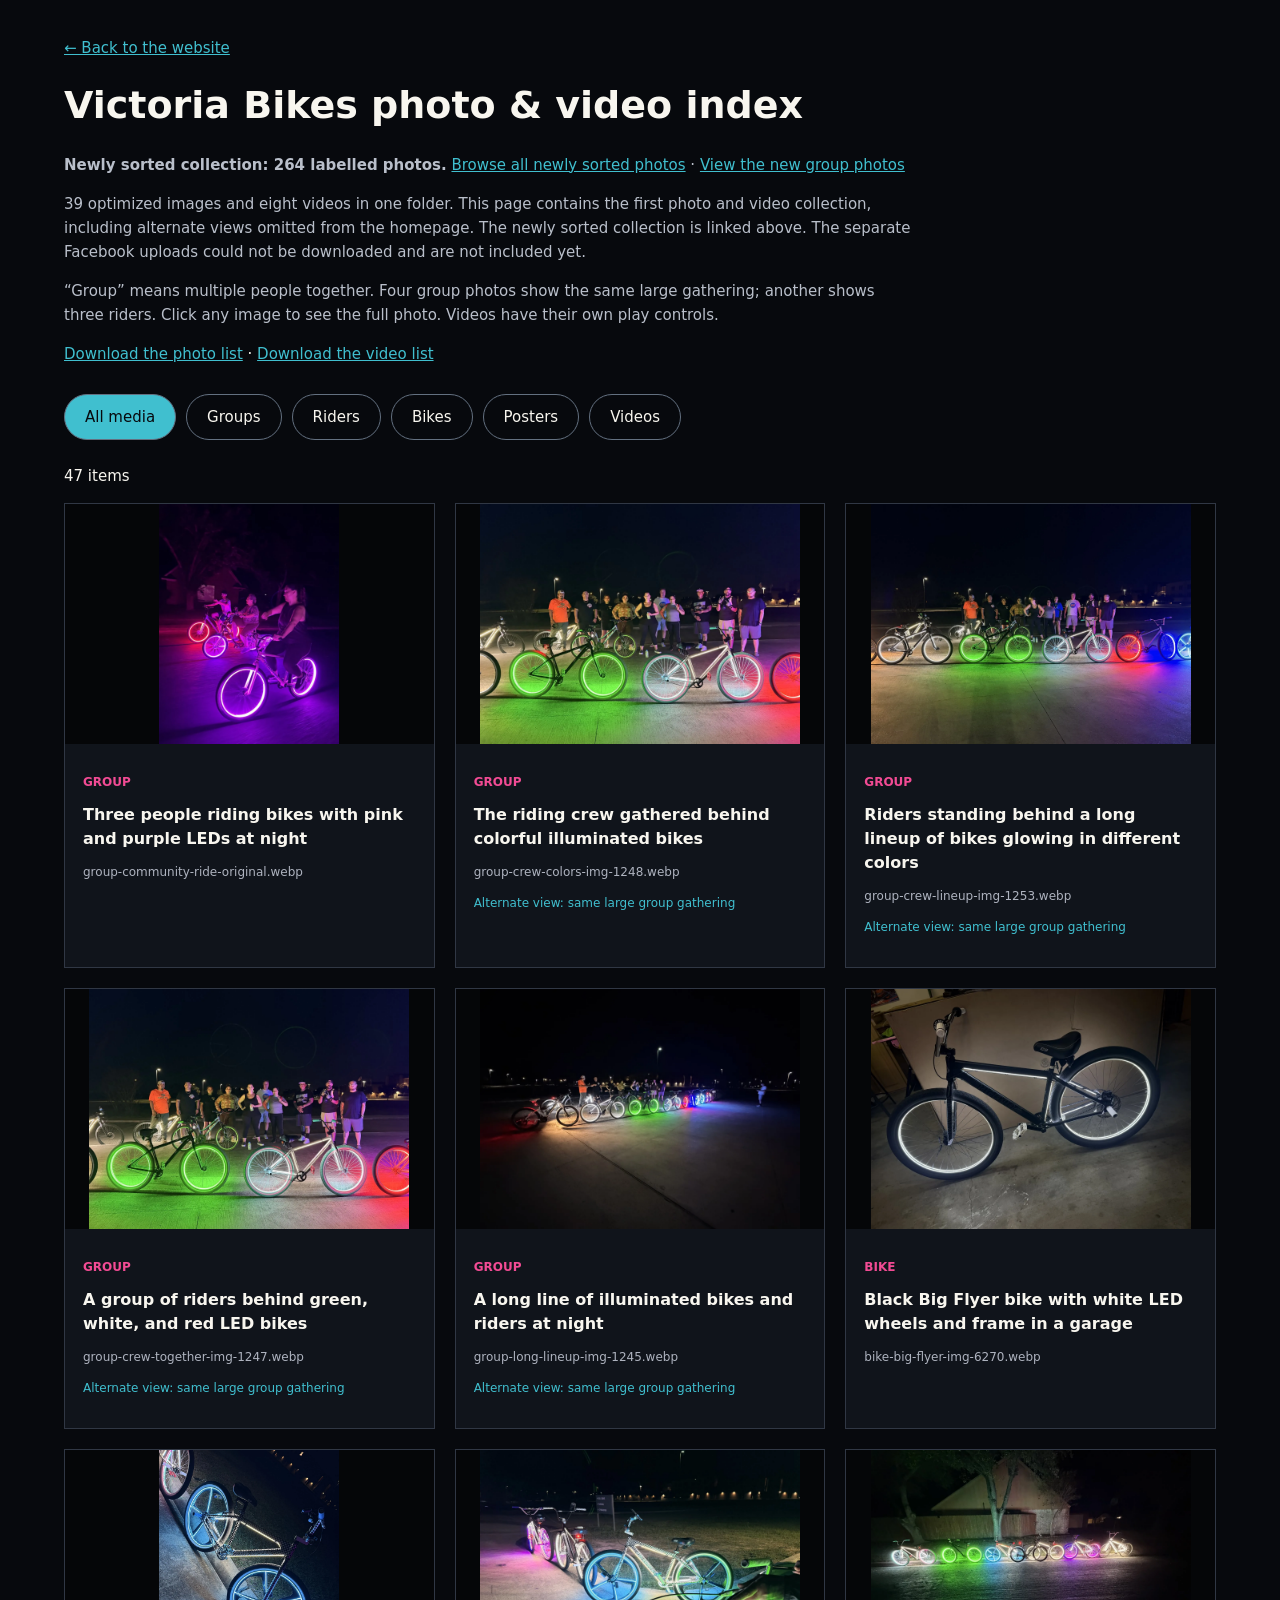
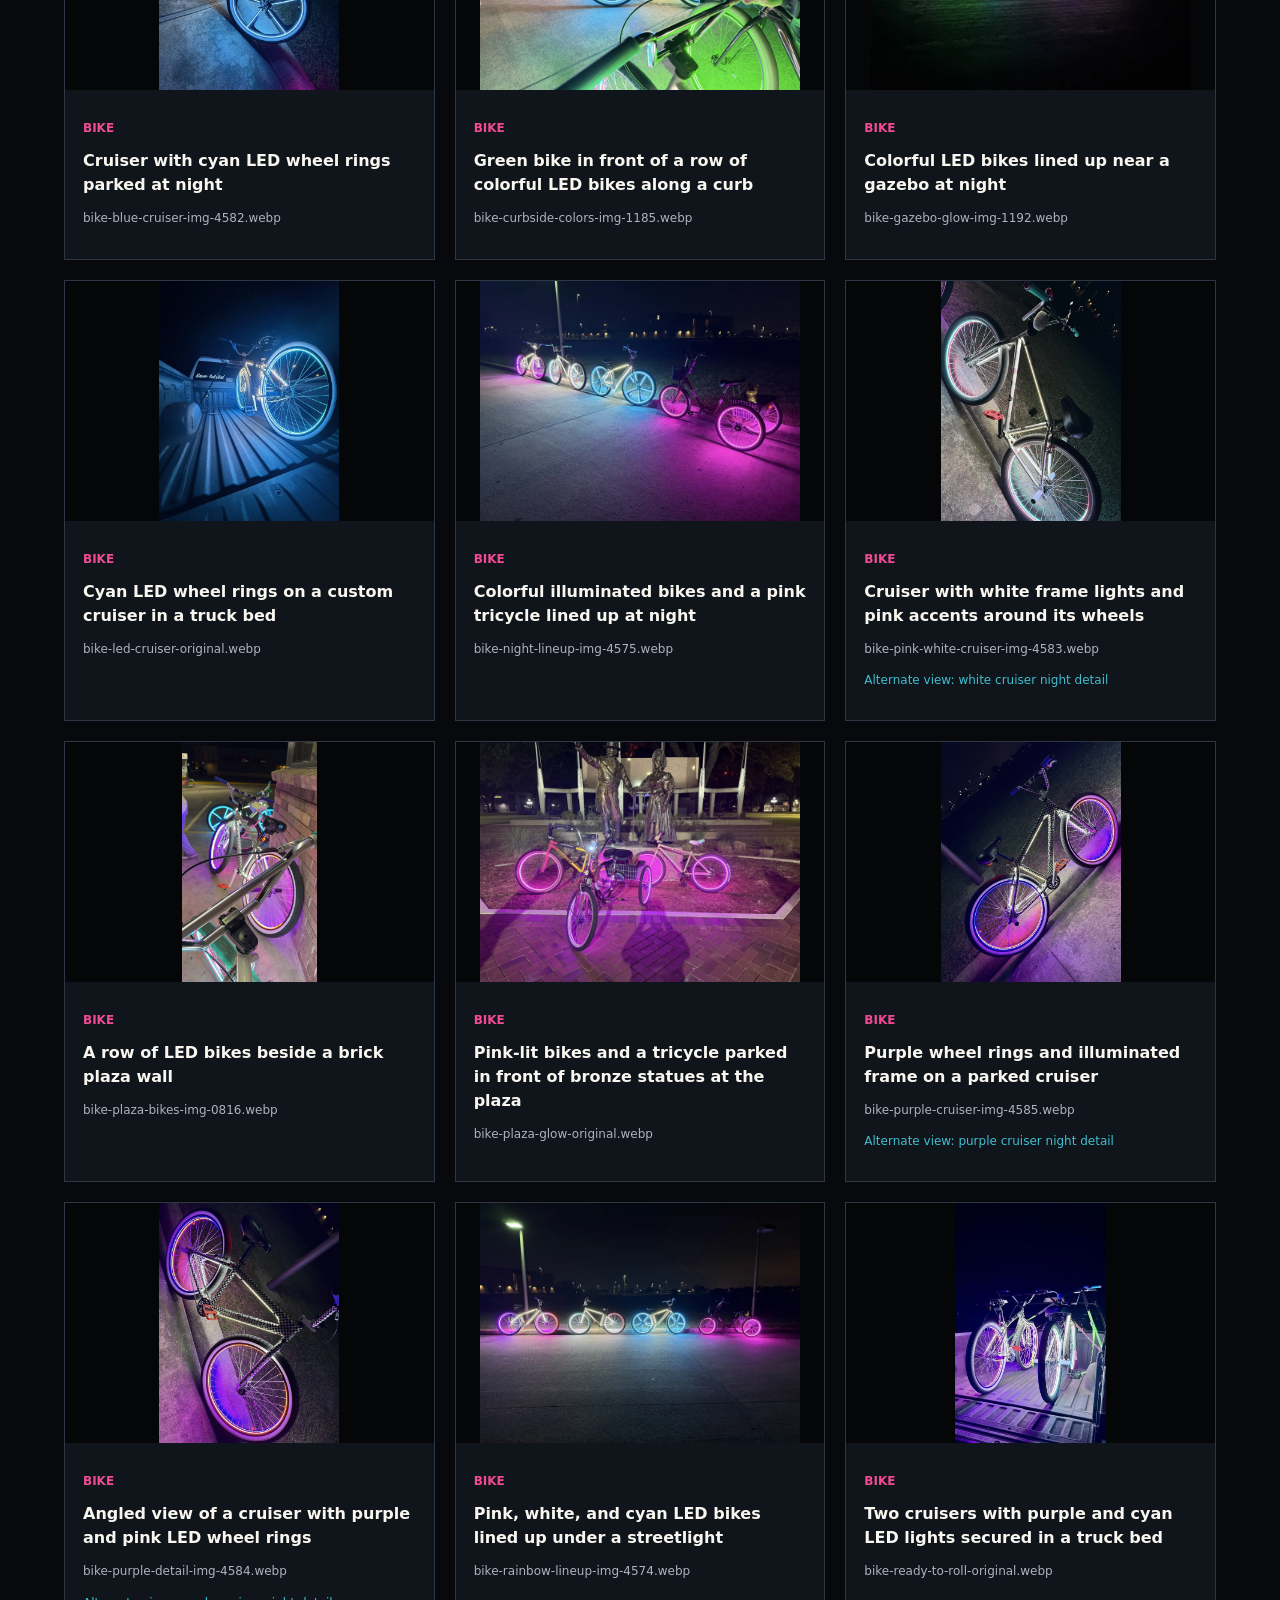
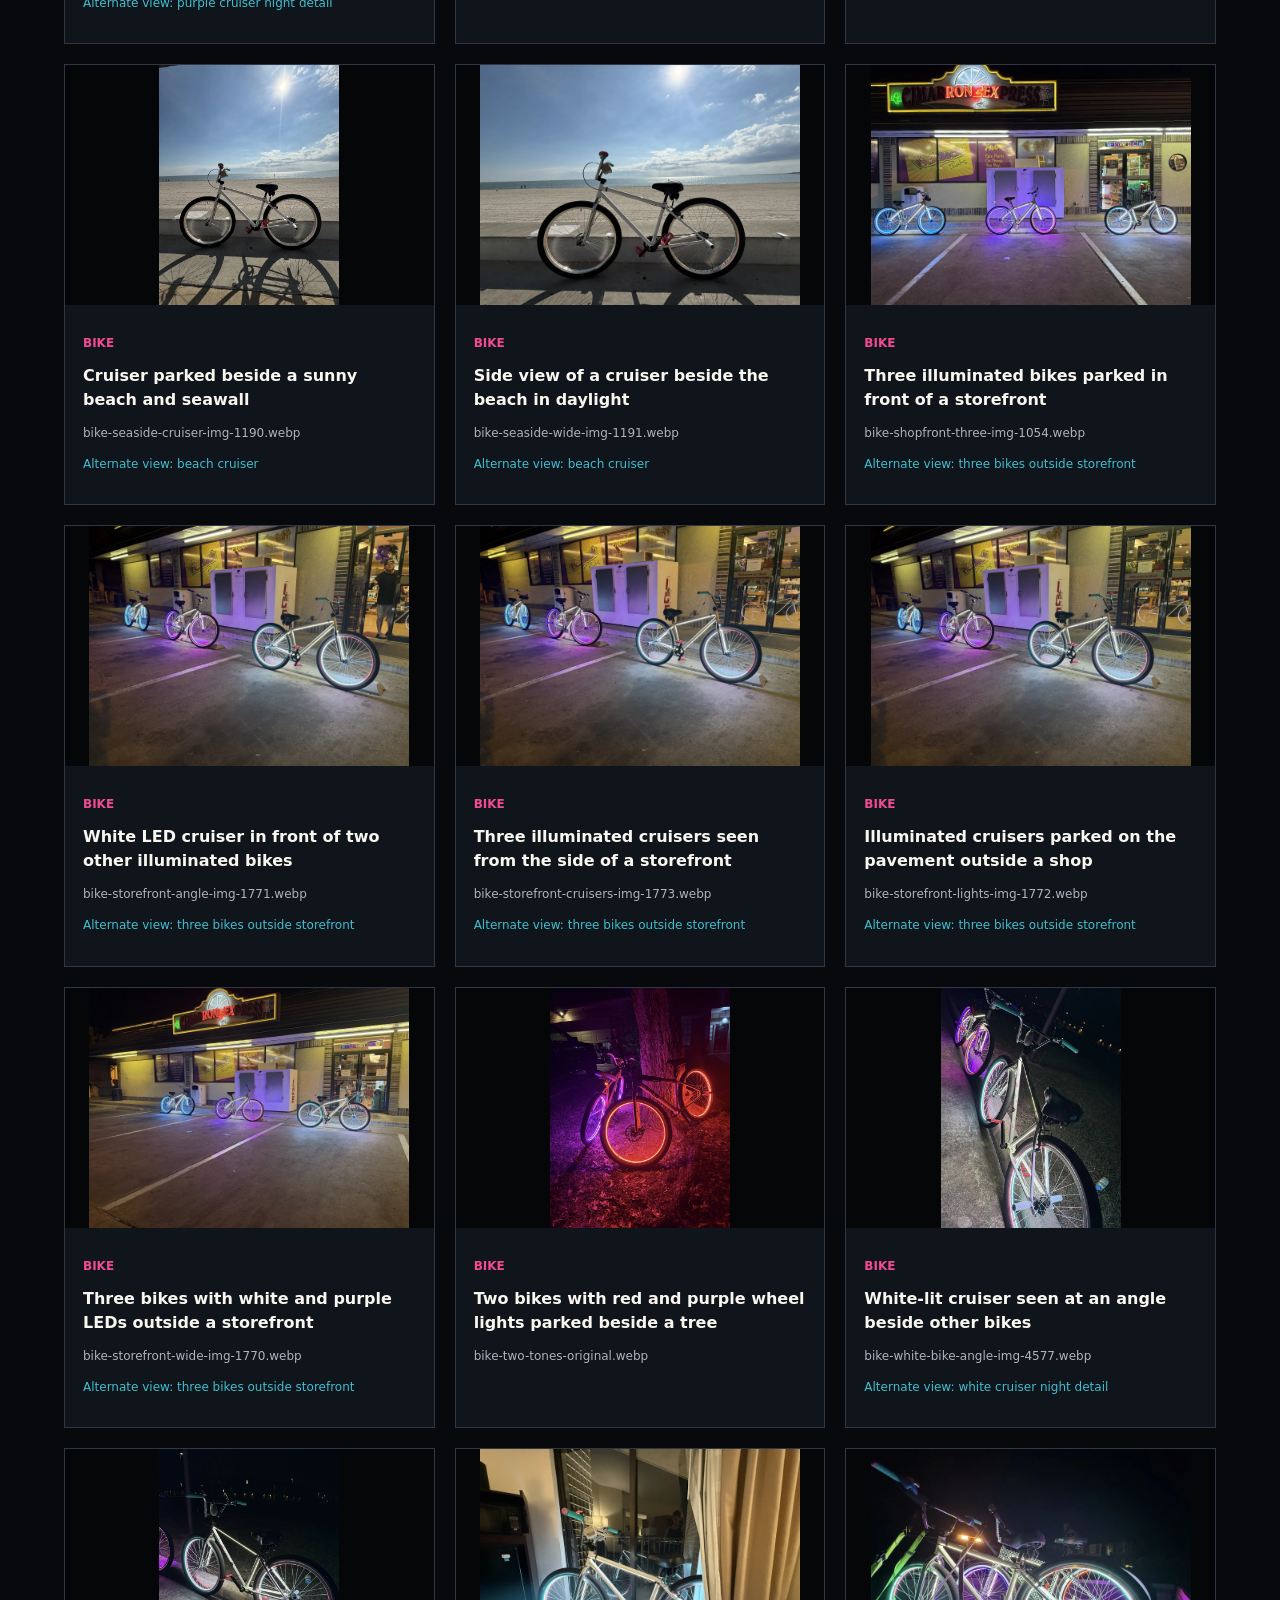
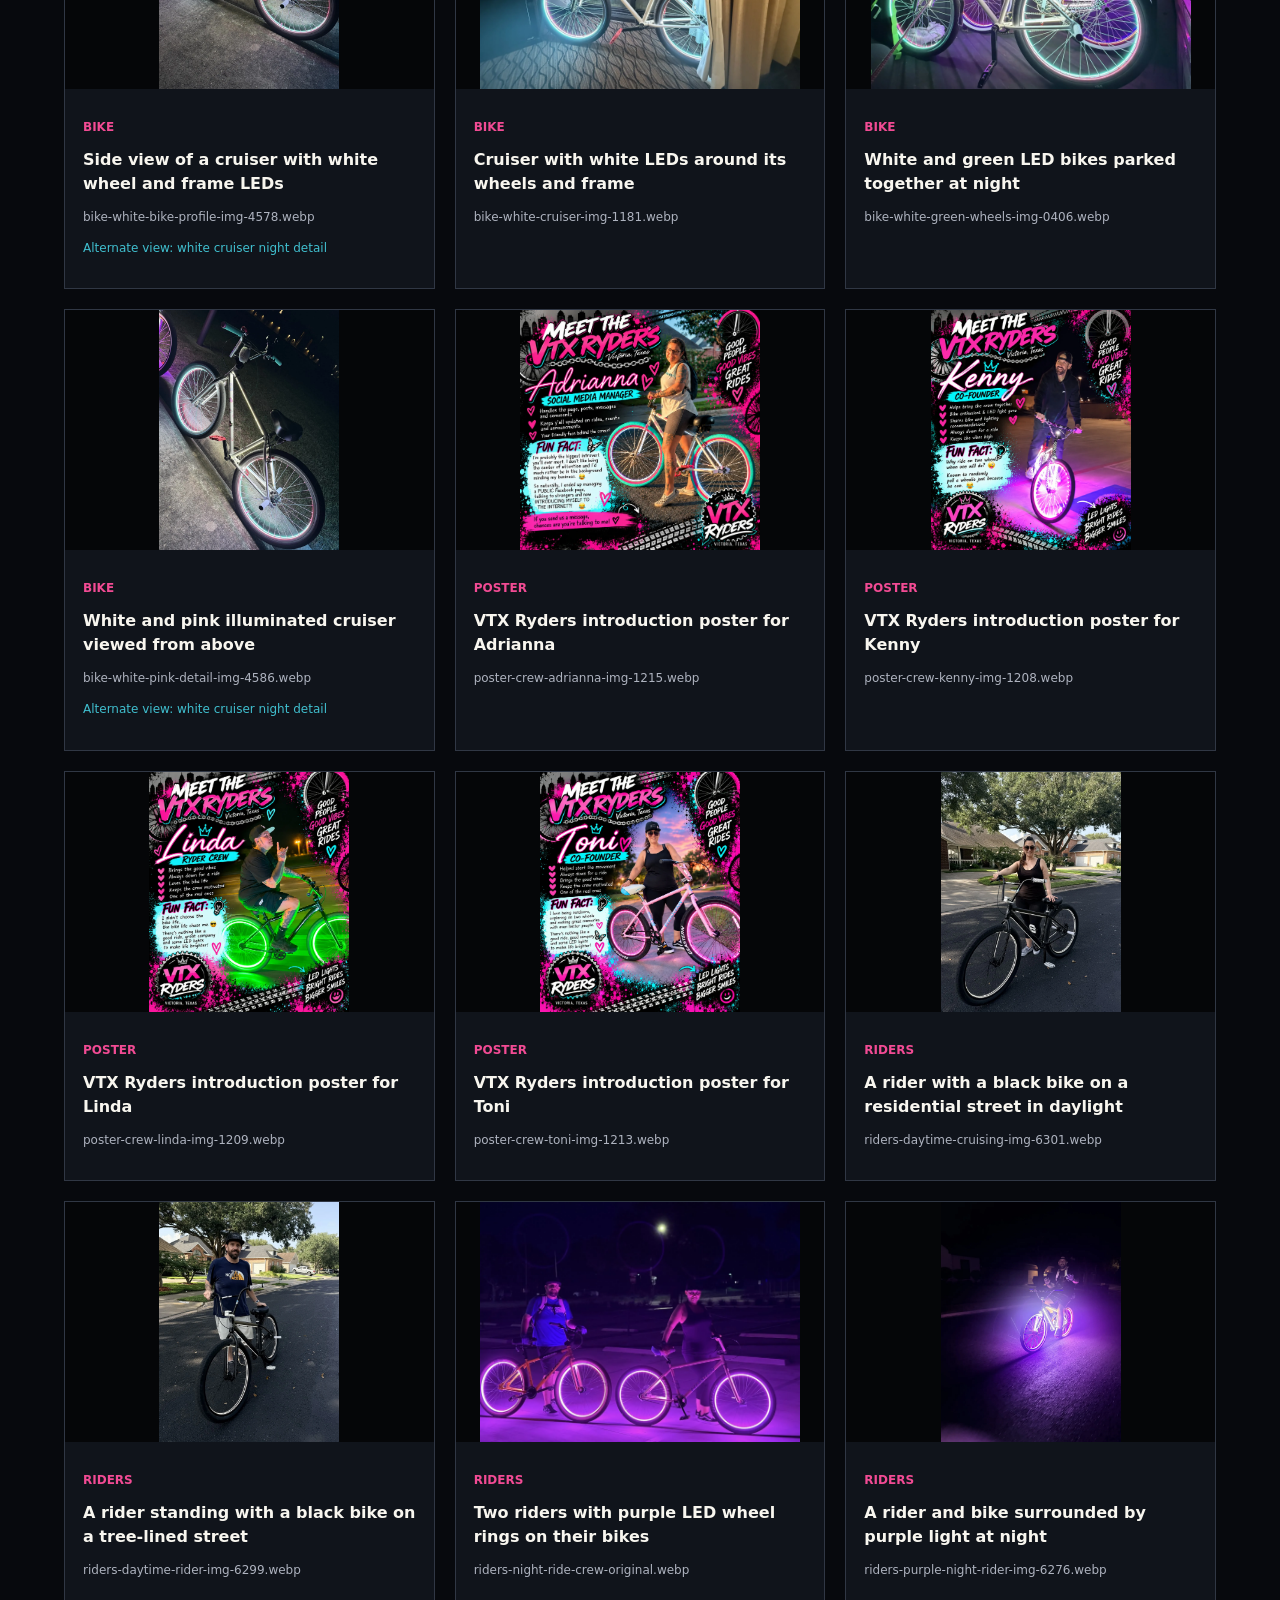
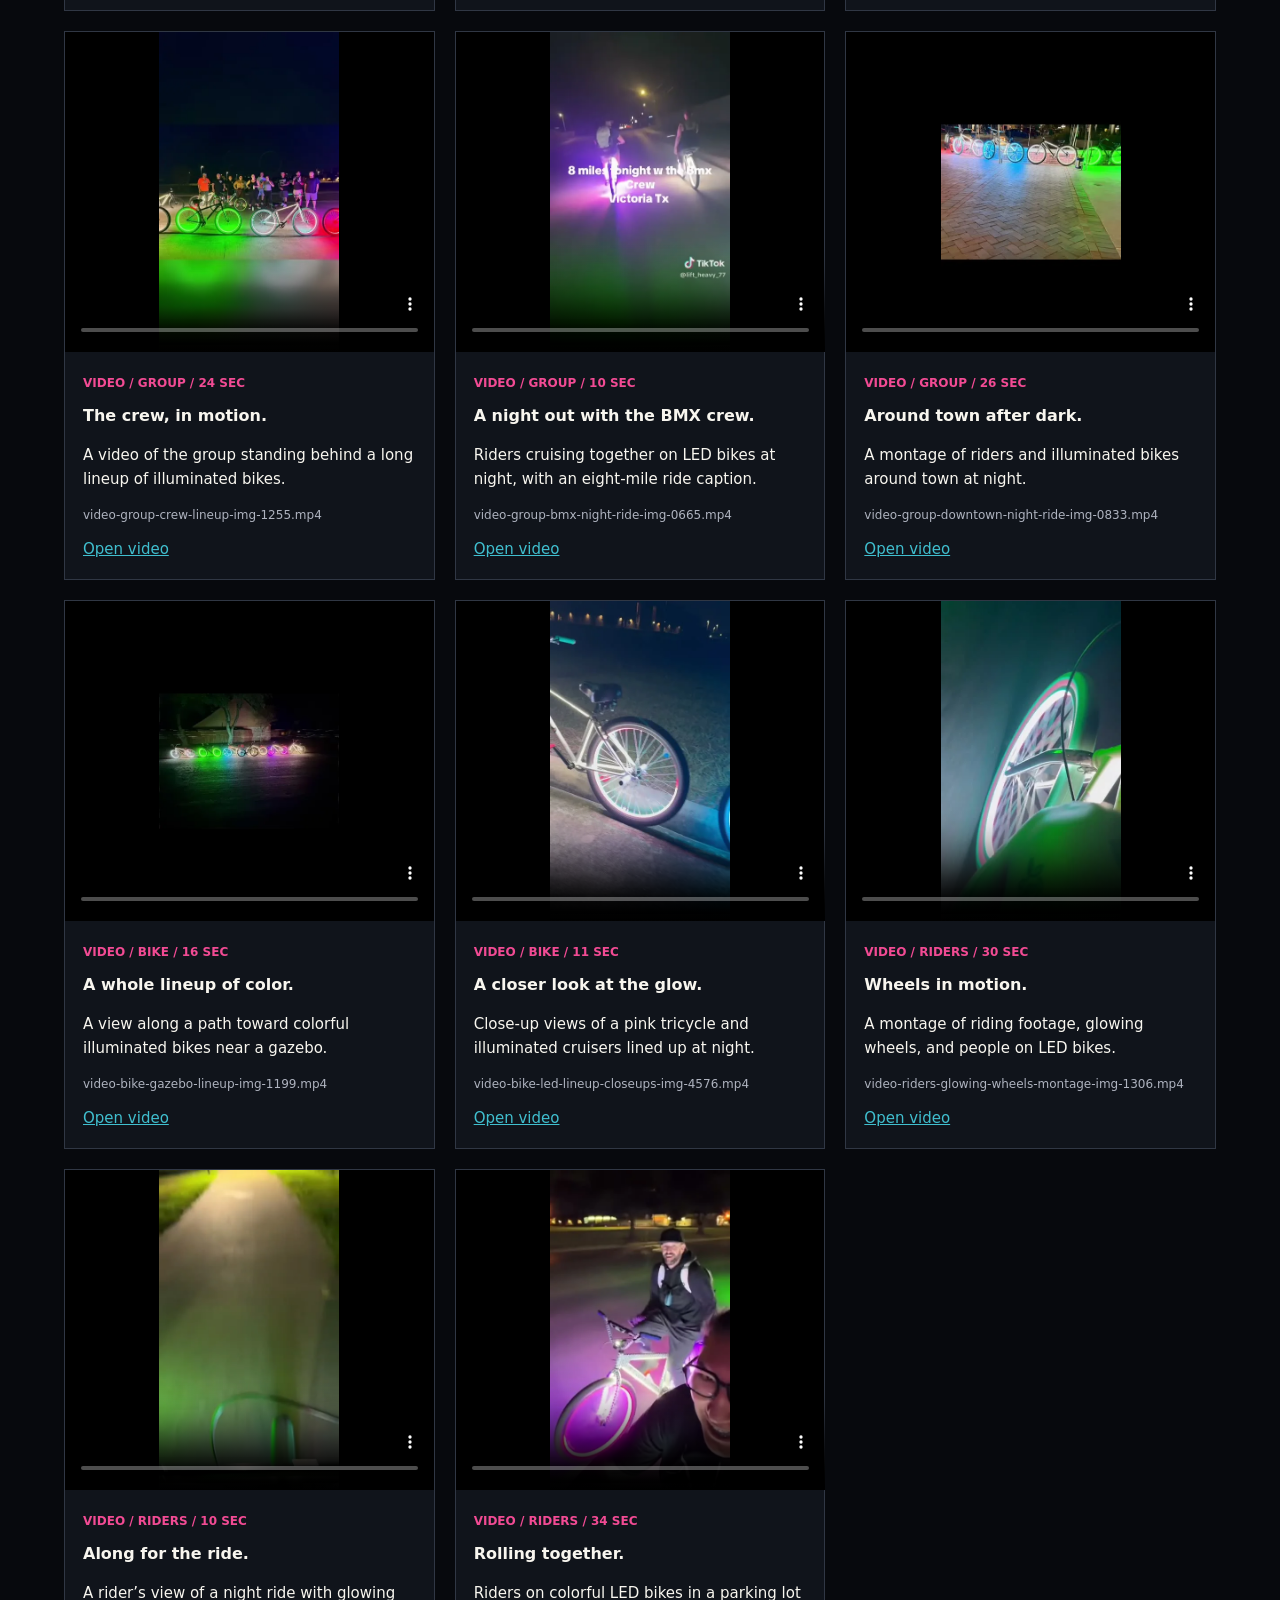
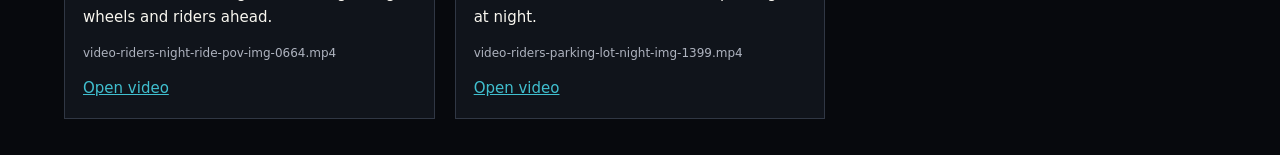
<file: website-photos/index.html>
<!doctype html><html lang="en"><head><meta charset="utf-8"><meta name="viewport" content="width=device-width,initial-scale=1"><meta name="robots" content="noindex"><title>Victoria Bikes — Photo & video index</title><style>
*{box-sizing:border-box}body{margin:0;background:#07090d;color:#f8f6ef;font:15px/1.6 system-ui,sans-serif;padding:36px 5%}a{color:#40bfcf}h1{font-size:38px;line-height:1.1}header{max-width:850px;margin-bottom:28px}header p{color:#b9bfca}nav{display:flex;flex-wrap:wrap;gap:10px;margin:24px 0}button{font:inherit;padding:10px 20px;min-height:44px;border:1px solid #637080;background:none;color:inherit;border-radius:25px;cursor:pointer}button[aria-pressed=true]{background:#40bfcf;color:#07090d}#photos{display:grid;grid-template-columns:repeat(auto-fit,minmax(min(100%,280px),1fr));gap:20px}article{border:1px solid #303744;background:#10141b}article img{width:100%;height:240px;object-fit:contain;background:#050608}.copy{padding:18px}.label{color:#f24b94;text-transform:uppercase;font-size:12px;font-weight:700}h2{font-size:16px;line-height:1.5;margin:10px 0}.filename{font-size:12px;overflow-wrap:anywhere;color:#aeb3bf}.note{font-size:12px;color:#40bfcf}[hidden]{display:none!important}:focus-visible{outline:3px solid #f24b94;outline-offset:4px}
article video{display:block;width:100%;height:320px;object-fit:contain;background:#000}</style></head><body><header><a href="../#gallery">← Back to the website</a><h1>Victoria Bikes photo &amp; video index</h1><p><strong>Newly sorted collection: 264 labelled photos.</strong> <a href="more-photos.html">Browse all newly sorted photos</a> · <a href="more-photos.html#groups">View the new group photos</a></p><p>39 optimized images and eight videos in one folder. This page contains the first photo and video collection, including alternate views omitted from the homepage. The newly sorted collection is linked above. The separate Facebook uploads could not be downloaded and are not included yet.</p><p>“Group” means multiple people together. Four group photos show the same large gathering; another shows three riders. Click any image to see the full photo. Videos have their own play controls.</p><a href="photo-index.csv">Download the photo list</a> · <a href="video-index.csv">Download the video list</a></header><nav aria-label="Photo categories" hidden><button data-label="all" aria-pressed="true">All media</button><button data-label="group" aria-pressed="false">Groups</button><button data-label="riders" aria-pressed="false">Riders</button><button data-label="bike" aria-pressed="false">Bikes</button><button data-label="poster" aria-pressed="false">Posters</button><button data-label="video" aria-pressed="false">Videos</button></nav><p id="count" role="status">47 items</p><main id="photos"><article data-label="group"><a href="group-community-ride-original.webp" target="_blank" rel="noopener"><img src="group-community-ride-original.webp" alt="Three people riding bikes with pink and purple LEDs at night" loading="lazy" width="900" height="1200"></a><div class="copy"><span class="label">group</span><h2>Three people riding bikes with pink and purple LEDs at night</h2><p class="filename">group-community-ride-original.webp</p></div></article><article data-label="group"><a href="group-crew-colors-img-1248.webp" target="_blank" rel="noopener"><img src="group-crew-colors-img-1248.webp" alt="The riding crew gathered behind colorful illuminated bikes" loading="lazy" width="1600" height="1200"></a><div class="copy"><span class="label">group</span><h2>The riding crew gathered behind colorful illuminated bikes</h2><p class="filename">group-crew-colors-img-1248.webp</p><p class="note">Alternate view: same large group gathering</p></div></article><article data-label="group"><a href="group-crew-lineup-img-1253.webp" target="_blank" rel="noopener"><img src="group-crew-lineup-img-1253.webp" alt="Riders standing behind a long lineup of bikes glowing in different colors" loading="lazy" width="1600" height="1200"></a><div class="copy"><span class="label">group</span><h2>Riders standing behind a long lineup of bikes glowing in different colors</h2><p class="filename">group-crew-lineup-img-1253.webp</p><p class="note">Alternate view: same large group gathering</p></div></article><article data-label="group"><a href="group-crew-together-img-1247.webp" target="_blank" rel="noopener"><img src="group-crew-together-img-1247.webp" alt="A group of riders behind green, white, and red LED bikes" loading="lazy" width="1600" height="1200"></a><div class="copy"><span class="label">group</span><h2>A group of riders behind green, white, and red LED bikes</h2><p class="filename">group-crew-together-img-1247.webp</p><p class="note">Alternate view: same large group gathering</p></div></article><article data-label="group"><a href="group-long-lineup-img-1245.webp" target="_blank" rel="noopener"><img src="group-long-lineup-img-1245.webp" alt="A long line of illuminated bikes and riders at night" loading="lazy" width="1600" height="1200"></a><div class="copy"><span class="label">group</span><h2>A long line of illuminated bikes and riders at night</h2><p class="filename">group-long-lineup-img-1245.webp</p><p class="note">Alternate view: same large group gathering</p></div></article><article data-label="bike"><a href="bike-big-flyer-img-6270.webp" target="_blank" rel="noopener"><img src="bike-big-flyer-img-6270.webp" alt="Black Big Flyer bike with white LED wheels and frame in a garage" loading="lazy" width="1600" height="1200"></a><div class="copy"><span class="label">bike</span><h2>Black Big Flyer bike with white LED wheels and frame in a garage</h2><p class="filename">bike-big-flyer-img-6270.webp</p></div></article><article data-label="bike"><a href="bike-blue-cruiser-img-4582.webp" target="_blank" rel="noopener"><img src="bike-blue-cruiser-img-4582.webp" alt="Cruiser with cyan LED wheel rings parked at night" loading="lazy" width="1200" height="1600"></a><div class="copy"><span class="label">bike</span><h2>Cruiser with cyan LED wheel rings parked at night</h2><p class="filename">bike-blue-cruiser-img-4582.webp</p></div></article><article data-label="bike"><a href="bike-curbside-colors-img-1185.webp" target="_blank" rel="noopener"><img src="bike-curbside-colors-img-1185.webp" alt="Green bike in front of a row of colorful LED bikes along a curb" loading="lazy" width="1600" height="1200"></a><div class="copy"><span class="label">bike</span><h2>Green bike in front of a row of colorful LED bikes along a curb</h2><p class="filename">bike-curbside-colors-img-1185.webp</p></div></article><article data-label="bike"><a href="bike-gazebo-glow-img-1192.webp" target="_blank" rel="noopener"><img src="bike-gazebo-glow-img-1192.webp" alt="Colorful LED bikes lined up near a gazebo at night" loading="lazy" width="1600" height="1200"></a><div class="copy"><span class="label">bike</span><h2>Colorful LED bikes lined up near a gazebo at night</h2><p class="filename">bike-gazebo-glow-img-1192.webp</p></div></article><article data-label="bike"><a href="bike-led-cruiser-original.webp" target="_blank" rel="noopener"><img src="bike-led-cruiser-original.webp" alt="Cyan LED wheel rings on a custom cruiser in a truck bed" loading="lazy" width="1200" height="1600"></a><div class="copy"><span class="label">bike</span><h2>Cyan LED wheel rings on a custom cruiser in a truck bed</h2><p class="filename">bike-led-cruiser-original.webp</p></div></article><article data-label="bike"><a href="bike-night-lineup-img-4575.webp" target="_blank" rel="noopener"><img src="bike-night-lineup-img-4575.webp" alt="Colorful illuminated bikes and a pink tricycle lined up at night" loading="lazy" width="1600" height="1200"></a><div class="copy"><span class="label">bike</span><h2>Colorful illuminated bikes and a pink tricycle lined up at night</h2><p class="filename">bike-night-lineup-img-4575.webp</p></div></article><article data-label="bike"><a href="bike-pink-white-cruiser-img-4583.webp" target="_blank" rel="noopener"><img src="bike-pink-white-cruiser-img-4583.webp" alt="Cruiser with white frame lights and pink accents around its wheels" loading="lazy" width="1200" height="1600"></a><div class="copy"><span class="label">bike</span><h2>Cruiser with white frame lights and pink accents around its wheels</h2><p class="filename">bike-pink-white-cruiser-img-4583.webp</p><p class="note">Alternate view: white cruiser night detail</p></div></article><article data-label="bike"><a href="bike-plaza-bikes-img-0816.webp" target="_blank" rel="noopener"><img src="bike-plaza-bikes-img-0816.webp" alt="A row of LED bikes beside a brick plaza wall" loading="lazy" width="900" height="1600"></a><div class="copy"><span class="label">bike</span><h2>A row of LED bikes beside a brick plaza wall</h2><p class="filename">bike-plaza-bikes-img-0816.webp</p></div></article><article data-label="bike"><a href="bike-plaza-glow-original.webp" target="_blank" rel="noopener"><img src="bike-plaza-glow-original.webp" alt="Pink-lit bikes and a tricycle parked in front of bronze statues at the plaza" loading="lazy" width="1600" height="1200"></a><div class="copy"><span class="label">bike</span><h2>Pink-lit bikes and a tricycle parked in front of bronze statues at the plaza</h2><p class="filename">bike-plaza-glow-original.webp</p></div></article><article data-label="bike"><a href="bike-purple-cruiser-img-4585.webp" target="_blank" rel="noopener"><img src="bike-purple-cruiser-img-4585.webp" alt="Purple wheel rings and illuminated frame on a parked cruiser" loading="lazy" width="1200" height="1600"></a><div class="copy"><span class="label">bike</span><h2>Purple wheel rings and illuminated frame on a parked cruiser</h2><p class="filename">bike-purple-cruiser-img-4585.webp</p><p class="note">Alternate view: purple cruiser night detail</p></div></article><article data-label="bike"><a href="bike-purple-detail-img-4584.webp" target="_blank" rel="noopener"><img src="bike-purple-detail-img-4584.webp" alt="Angled view of a cruiser with purple and pink LED wheel rings" loading="lazy" width="1200" height="1600"></a><div class="copy"><span class="label">bike</span><h2>Angled view of a cruiser with purple and pink LED wheel rings</h2><p class="filename">bike-purple-detail-img-4584.webp</p><p class="note">Alternate view: purple cruiser night detail</p></div></article><article data-label="bike"><a href="bike-rainbow-lineup-img-4574.webp" target="_blank" rel="noopener"><img src="bike-rainbow-lineup-img-4574.webp" alt="Pink, white, and cyan LED bikes lined up under a streetlight" loading="lazy" width="1600" height="1200"></a><div class="copy"><span class="label">bike</span><h2>Pink, white, and cyan LED bikes lined up under a streetlight</h2><p class="filename">bike-rainbow-lineup-img-4574.webp</p></div></article><article data-label="bike"><a href="bike-ready-to-roll-original.webp" target="_blank" rel="noopener"><img src="bike-ready-to-roll-original.webp" alt="Two cruisers with purple and cyan LED lights secured in a truck bed" loading="lazy" width="602" height="960"></a><div class="copy"><span class="label">bike</span><h2>Two cruisers with purple and cyan LED lights secured in a truck bed</h2><p class="filename">bike-ready-to-roll-original.webp</p></div></article><article data-label="bike"><a href="bike-seaside-cruiser-img-1190.webp" target="_blank" rel="noopener"><img src="bike-seaside-cruiser-img-1190.webp" alt="Cruiser parked beside a sunny beach and seawall" loading="lazy" width="1200" height="1600"></a><div class="copy"><span class="label">bike</span><h2>Cruiser parked beside a sunny beach and seawall</h2><p class="filename">bike-seaside-cruiser-img-1190.webp</p><p class="note">Alternate view: beach cruiser</p></div></article><article data-label="bike"><a href="bike-seaside-wide-img-1191.webp" target="_blank" rel="noopener"><img src="bike-seaside-wide-img-1191.webp" alt="Side view of a cruiser beside the beach in daylight" loading="lazy" width="1600" height="1200"></a><div class="copy"><span class="label">bike</span><h2>Side view of a cruiser beside the beach in daylight</h2><p class="filename">bike-seaside-wide-img-1191.webp</p><p class="note">Alternate view: beach cruiser</p></div></article><article data-label="bike"><a href="bike-shopfront-three-img-1054.webp" target="_blank" rel="noopener"><img src="bike-shopfront-three-img-1054.webp" alt="Three illuminated bikes parked in front of a storefront" loading="lazy" width="1600" height="1200"></a><div class="copy"><span class="label">bike</span><h2>Three illuminated bikes parked in front of a storefront</h2><p class="filename">bike-shopfront-three-img-1054.webp</p><p class="note">Alternate view: three bikes outside storefront</p></div></article><article data-label="bike"><a href="bike-storefront-angle-img-1771.webp" target="_blank" rel="noopener"><img src="bike-storefront-angle-img-1771.webp" alt="White LED cruiser in front of two other illuminated bikes" loading="lazy" width="1600" height="1200"></a><div class="copy"><span class="label">bike</span><h2>White LED cruiser in front of two other illuminated bikes</h2><p class="filename">bike-storefront-angle-img-1771.webp</p><p class="note">Alternate view: three bikes outside storefront</p></div></article><article data-label="bike"><a href="bike-storefront-cruisers-img-1773.webp" target="_blank" rel="noopener"><img src="bike-storefront-cruisers-img-1773.webp" alt="Three illuminated cruisers seen from the side of a storefront" loading="lazy" width="1600" height="1200"></a><div class="copy"><span class="label">bike</span><h2>Three illuminated cruisers seen from the side of a storefront</h2><p class="filename">bike-storefront-cruisers-img-1773.webp</p><p class="note">Alternate view: three bikes outside storefront</p></div></article><article data-label="bike"><a href="bike-storefront-lights-img-1772.webp" target="_blank" rel="noopener"><img src="bike-storefront-lights-img-1772.webp" alt="Illuminated cruisers parked on the pavement outside a shop" loading="lazy" width="1600" height="1200"></a><div class="copy"><span class="label">bike</span><h2>Illuminated cruisers parked on the pavement outside a shop</h2><p class="filename">bike-storefront-lights-img-1772.webp</p><p class="note">Alternate view: three bikes outside storefront</p></div></article><article data-label="bike"><a href="bike-storefront-wide-img-1770.webp" target="_blank" rel="noopener"><img src="bike-storefront-wide-img-1770.webp" alt="Three bikes with white and purple LEDs outside a storefront" loading="lazy" width="1600" height="1200"></a><div class="copy"><span class="label">bike</span><h2>Three bikes with white and purple LEDs outside a storefront</h2><p class="filename">bike-storefront-wide-img-1770.webp</p><p class="note">Alternate view: three bikes outside storefront</p></div></article><article data-label="bike"><a href="bike-two-tones-original.webp" target="_blank" rel="noopener"><img src="bike-two-tones-original.webp" alt="Two bikes with red and purple wheel lights parked beside a tree" loading="lazy" width="1200" height="1600"></a><div class="copy"><span class="label">bike</span><h2>Two bikes with red and purple wheel lights parked beside a tree</h2><p class="filename">bike-two-tones-original.webp</p></div></article><article data-label="bike"><a href="bike-white-bike-angle-img-4577.webp" target="_blank" rel="noopener"><img src="bike-white-bike-angle-img-4577.webp" alt="White-lit cruiser seen at an angle beside other bikes" loading="lazy" width="1200" height="1600"></a><div class="copy"><span class="label">bike</span><h2>White-lit cruiser seen at an angle beside other bikes</h2><p class="filename">bike-white-bike-angle-img-4577.webp</p><p class="note">Alternate view: white cruiser night detail</p></div></article><article data-label="bike"><a href="bike-white-bike-profile-img-4578.webp" target="_blank" rel="noopener"><img src="bike-white-bike-profile-img-4578.webp" alt="Side view of a cruiser with white wheel and frame LEDs" loading="lazy" width="1200" height="1600"></a><div class="copy"><span class="label">bike</span><h2>Side view of a cruiser with white wheel and frame LEDs</h2><p class="filename">bike-white-bike-profile-img-4578.webp</p><p class="note">Alternate view: white cruiser night detail</p></div></article><article data-label="bike"><a href="bike-white-cruiser-img-1181.webp" target="_blank" rel="noopener"><img src="bike-white-cruiser-img-1181.webp" alt="Cruiser with white LEDs around its wheels and frame" loading="lazy" width="1600" height="1200"></a><div class="copy"><span class="label">bike</span><h2>Cruiser with white LEDs around its wheels and frame</h2><p class="filename">bike-white-cruiser-img-1181.webp</p></div></article><article data-label="bike"><a href="bike-white-green-wheels-img-0406.webp" target="_blank" rel="noopener"><img src="bike-white-green-wheels-img-0406.webp" alt="White and green LED bikes parked together at night" loading="lazy" width="1600" height="1200"></a><div class="copy"><span class="label">bike</span><h2>White and green LED bikes parked together at night</h2><p class="filename">bike-white-green-wheels-img-0406.webp</p></div></article><article data-label="bike"><a href="bike-white-pink-detail-img-4586.webp" target="_blank" rel="noopener"><img src="bike-white-pink-detail-img-4586.webp" alt="White and pink illuminated cruiser viewed from above" loading="lazy" width="1200" height="1600"></a><div class="copy"><span class="label">bike</span><h2>White and pink illuminated cruiser viewed from above</h2><p class="filename">bike-white-pink-detail-img-4586.webp</p><p class="note">Alternate view: white cruiser night detail</p></div></article><article data-label="poster"><a href="poster-crew-adrianna-img-1215.webp" target="_blank" rel="noopener"><img src="poster-crew-adrianna-img-1215.webp" alt="VTX Ryders introduction poster for Adrianna" loading="lazy" width="1254" height="1254"></a><div class="copy"><span class="label">poster</span><h2>VTX Ryders introduction poster for Adrianna</h2><p class="filename">poster-crew-adrianna-img-1215.webp</p></div></article><article data-label="poster"><a href="poster-crew-kenny-img-1208.webp" target="_blank" rel="noopener"><img src="poster-crew-kenny-img-1208.webp" alt="VTX Ryders introduction poster for Kenny" loading="lazy" width="1144" height="1374"></a><div class="copy"><span class="label">poster</span><h2>VTX Ryders introduction poster for Kenny</h2><p class="filename">poster-crew-kenny-img-1208.webp</p></div></article><article data-label="poster"><a href="poster-crew-linda-img-1209.webp" target="_blank" rel="noopener"><img src="poster-crew-linda-img-1209.webp" alt="VTX Ryders introduction poster for Linda" loading="lazy" width="1144" height="1374"></a><div class="copy"><span class="label">poster</span><h2>VTX Ryders introduction poster for Linda</h2><p class="filename">poster-crew-linda-img-1209.webp</p></div></article><article data-label="poster"><a href="poster-crew-toni-img-1213.webp" target="_blank" rel="noopener"><img src="poster-crew-toni-img-1213.webp" alt="VTX Ryders introduction poster for Toni" loading="lazy" width="1144" height="1374"></a><div class="copy"><span class="label">poster</span><h2>VTX Ryders introduction poster for Toni</h2><p class="filename">poster-crew-toni-img-1213.webp</p></div></article><article data-label="riders"><a href="riders-daytime-cruising-img-6301.webp" target="_blank" rel="noopener"><img src="riders-daytime-cruising-img-6301.webp" alt="A rider with a black bike on a residential street in daylight" loading="lazy" width="1200" height="1600"></a><div class="copy"><span class="label">riders</span><h2>A rider with a black bike on a residential street in daylight</h2><p class="filename">riders-daytime-cruising-img-6301.webp</p></div></article><article data-label="riders"><a href="riders-daytime-rider-img-6299.webp" target="_blank" rel="noopener"><img src="riders-daytime-rider-img-6299.webp" alt="A rider standing with a black bike on a tree-lined street" loading="lazy" width="1200" height="1600"></a><div class="copy"><span class="label">riders</span><h2>A rider standing with a black bike on a tree-lined street</h2><p class="filename">riders-daytime-rider-img-6299.webp</p></div></article><article data-label="riders"><a href="riders-night-ride-crew-original.webp" target="_blank" rel="noopener"><img src="riders-night-ride-crew-original.webp" alt="Two riders with purple LED wheel rings on their bikes" loading="lazy" width="1400" height="1050"></a><div class="copy"><span class="label">riders</span><h2>Two riders with purple LED wheel rings on their bikes</h2><p class="filename">riders-night-ride-crew-original.webp</p></div></article><article data-label="riders"><a href="riders-purple-night-rider-img-6276.webp" target="_blank" rel="noopener"><img src="riders-purple-night-rider-img-6276.webp" alt="A rider and bike surrounded by purple light at night" loading="lazy" width="1200" height="1600"></a><div class="copy"><span class="label">riders</span><h2>A rider and bike surrounded by purple light at night</h2><p class="filename">riders-purple-night-rider-img-6276.webp</p></div></article><article data-label="video" data-content="group"><video controls playsinline preload="none" poster="video-group-crew-lineup-img-1255-poster.webp" width="720" height="1280" aria-labelledby="video-title-0"><source src="video-group-crew-lineup-img-1255.mp4" type="video/mp4"><a href="video-group-crew-lineup-img-1255.mp4">Open video</a></video><div class="copy"><span class="label">video / group / 24 sec</span><h2 id="video-title-0">The crew, in motion.</h2><p>A video of the group standing behind a long lineup of illuminated bikes.</p><p class="filename">video-group-crew-lineup-img-1255.mp4</p><a href="video-group-crew-lineup-img-1255.mp4" target="_blank" rel="noopener">Open video</a></div></article><article data-label="video" data-content="group"><video controls playsinline preload="none" poster="video-group-bmx-night-ride-img-0665-poster.webp" width="576" height="1018" aria-labelledby="video-title-1"><source src="video-group-bmx-night-ride-img-0665.mp4" type="video/mp4"><a href="video-group-bmx-night-ride-img-0665.mp4">Open video</a></video><div class="copy"><span class="label">video / group / 10 sec</span><h2 id="video-title-1">A night out with the BMX crew.</h2><p>Riders cruising together on LED bikes at night, with an eight-mile ride caption.</p><p class="filename">video-group-bmx-night-ride-img-0665.mp4</p><a href="video-group-bmx-night-ride-img-0665.mp4" target="_blank" rel="noopener">Open video</a></div></article><article data-label="video" data-content="group"><video controls playsinline preload="none" poster="video-group-downtown-night-ride-img-0833-poster.webp" width="720" height="1280" aria-labelledby="video-title-2"><source src="video-group-downtown-night-ride-img-0833.mp4" type="video/mp4"><a href="video-group-downtown-night-ride-img-0833.mp4">Open video</a></video><div class="copy"><span class="label">video / group / 26 sec</span><h2 id="video-title-2">Around town after dark.</h2><p>A montage of riders and illuminated bikes around town at night.</p><p class="filename">video-group-downtown-night-ride-img-0833.mp4</p><a href="video-group-downtown-night-ride-img-0833.mp4" target="_blank" rel="noopener">Open video</a></div></article><article data-label="video" data-content="bike"><video controls playsinline preload="none" poster="video-bike-gazebo-lineup-img-1199-poster.webp" width="720" height="1280" aria-labelledby="video-title-3"><source src="video-bike-gazebo-lineup-img-1199.mp4" type="video/mp4"><a href="video-bike-gazebo-lineup-img-1199.mp4">Open video</a></video><div class="copy"><span class="label">video / bike / 16 sec</span><h2 id="video-title-3">A whole lineup of color.</h2><p>A view along a path toward colorful illuminated bikes near a gazebo.</p><p class="filename">video-bike-gazebo-lineup-img-1199.mp4</p><a href="video-bike-gazebo-lineup-img-1199.mp4" target="_blank" rel="noopener">Open video</a></div></article><article data-label="video" data-content="bike"><video controls playsinline preload="none" poster="video-bike-led-lineup-closeups-img-4576-poster.webp" width="720" height="1280" aria-labelledby="video-title-4"><source src="video-bike-led-lineup-closeups-img-4576.mp4" type="video/mp4"><a href="video-bike-led-lineup-closeups-img-4576.mp4">Open video</a></video><div class="copy"><span class="label">video / bike / 11 sec</span><h2 id="video-title-4">A closer look at the glow.</h2><p>Close-up views of a pink tricycle and illuminated cruisers lined up at night.</p><p class="filename">video-bike-led-lineup-closeups-img-4576.mp4</p><a href="video-bike-led-lineup-closeups-img-4576.mp4" target="_blank" rel="noopener">Open video</a></div></article><article data-label="video" data-content="riders"><video controls playsinline preload="none" poster="video-riders-glowing-wheels-montage-img-1306-poster.webp" width="720" height="1280" aria-labelledby="video-title-5"><source src="video-riders-glowing-wheels-montage-img-1306.mp4" type="video/mp4"><a href="video-riders-glowing-wheels-montage-img-1306.mp4">Open video</a></video><div class="copy"><span class="label">video / riders / 30 sec</span><h2 id="video-title-5">Wheels in motion.</h2><p>A montage of riding footage, glowing wheels, and people on LED bikes.</p><p class="filename">video-riders-glowing-wheels-montage-img-1306.mp4</p><a href="video-riders-glowing-wheels-montage-img-1306.mp4" target="_blank" rel="noopener">Open video</a></div></article><article data-label="video" data-content="riders"><video controls playsinline preload="none" poster="video-riders-night-ride-pov-img-0664-poster.webp" width="576" height="1024" aria-labelledby="video-title-6"><source src="video-riders-night-ride-pov-img-0664.mp4" type="video/mp4"><a href="video-riders-night-ride-pov-img-0664.mp4">Open video</a></video><div class="copy"><span class="label">video / riders / 10 sec</span><h2 id="video-title-6">Along for the ride.</h2><p>A rider’s view of a night ride with glowing wheels and riders ahead.</p><p class="filename">video-riders-night-ride-pov-img-0664.mp4</p><a href="video-riders-night-ride-pov-img-0664.mp4" target="_blank" rel="noopener">Open video</a></div></article><article data-label="video" data-content="riders"><video controls playsinline preload="none" poster="video-riders-parking-lot-night-img-1399-poster.webp" width="576" height="1024" aria-labelledby="video-title-7"><source src="video-riders-parking-lot-night-img-1399.mp4" type="video/mp4"><a href="video-riders-parking-lot-night-img-1399.mp4">Open video</a></video><div class="copy"><span class="label">video / riders / 34 sec</span><h2 id="video-title-7">Rolling together.</h2><p>Riders on colorful LED bikes in a parking lot at night.</p><p class="filename">video-riders-parking-lot-night-img-1399.mp4</p><a href="video-riders-parking-lot-night-img-1399.mp4" target="_blank" rel="noopener">Open video</a></div></article></main><script>
const cards=[...document.querySelectorAll('article')],nav=document.querySelector('nav');nav.hidden=false;
function filter(label){document.querySelectorAll('button').forEach(b=>b.setAttribute('aria-pressed',String(b.dataset.label===label)));cards.forEach(c=>c.hidden=label!=='all'&&c.dataset.label!==label&&!(label==='group'&&c.dataset.content==='group'));document.querySelector('#count').textContent=cards.filter(c=>!c.hidden).length+' items';}
nav.addEventListener('click',e=>{const b=e.target.closest('button');if(b)filter(b.dataset.label)});if(location.hash==='#groups')filter('group');if(location.hash==='#videos')filter('video');
document.addEventListener('play',e=>{if(e.target instanceof HTMLVideoElement)document.querySelectorAll('video').forEach(v=>{if(v!==e.target)v.pause()})},true);nav.addEventListener('click',()=>document.querySelectorAll('article[hidden] video').forEach(v=>v.pause()));</script></body></html>
</file>
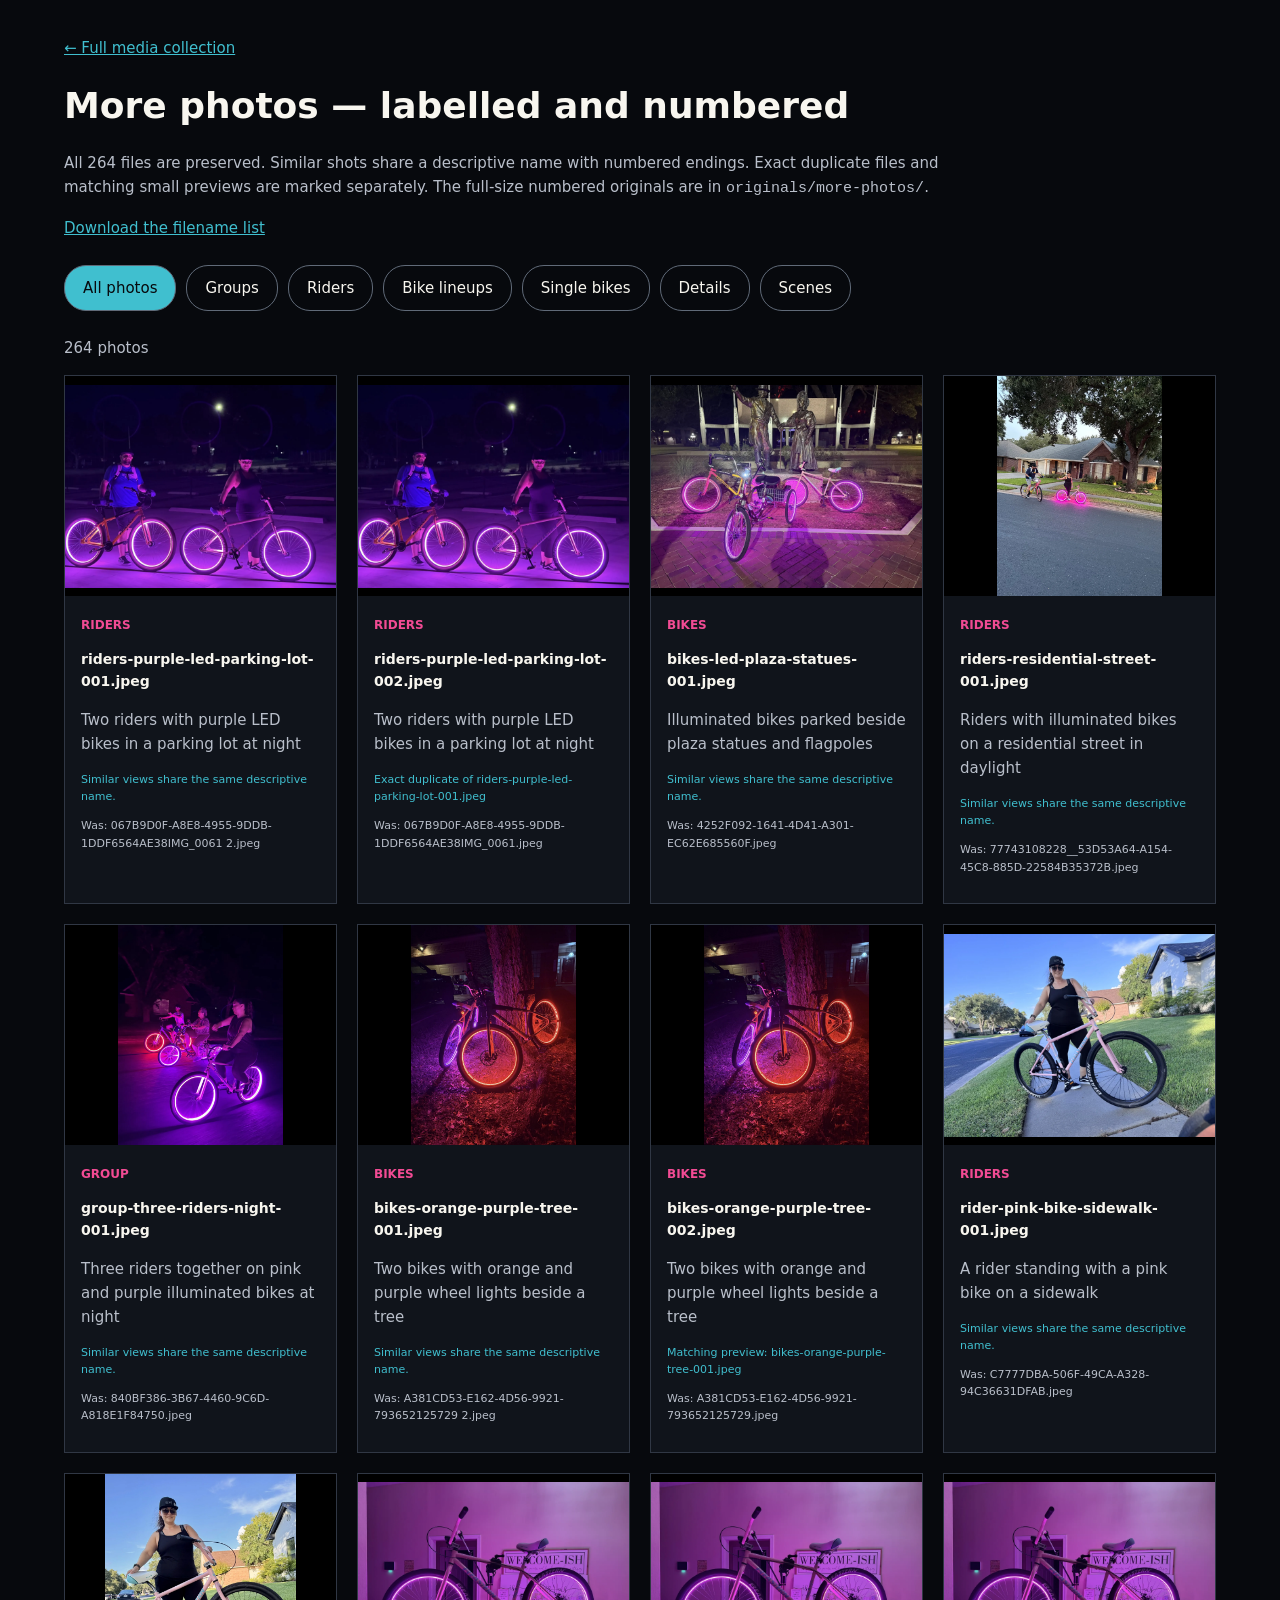
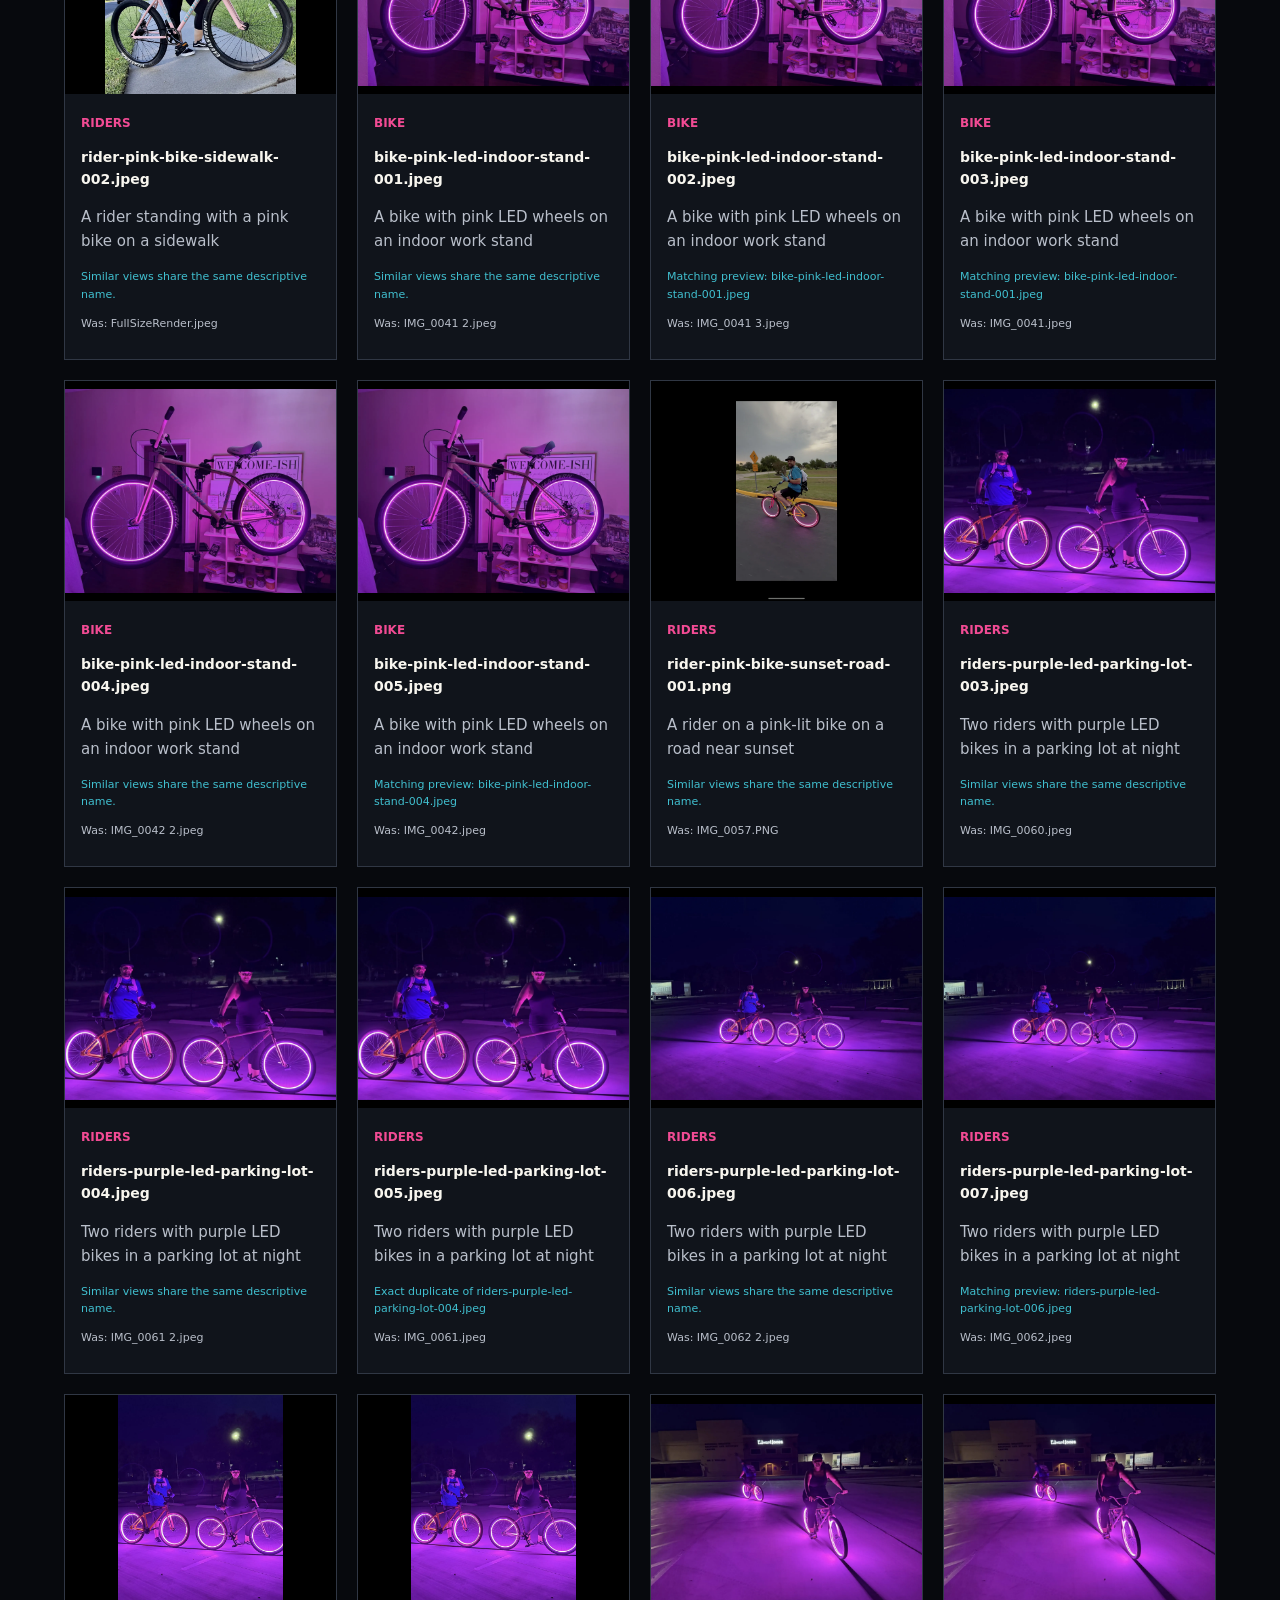
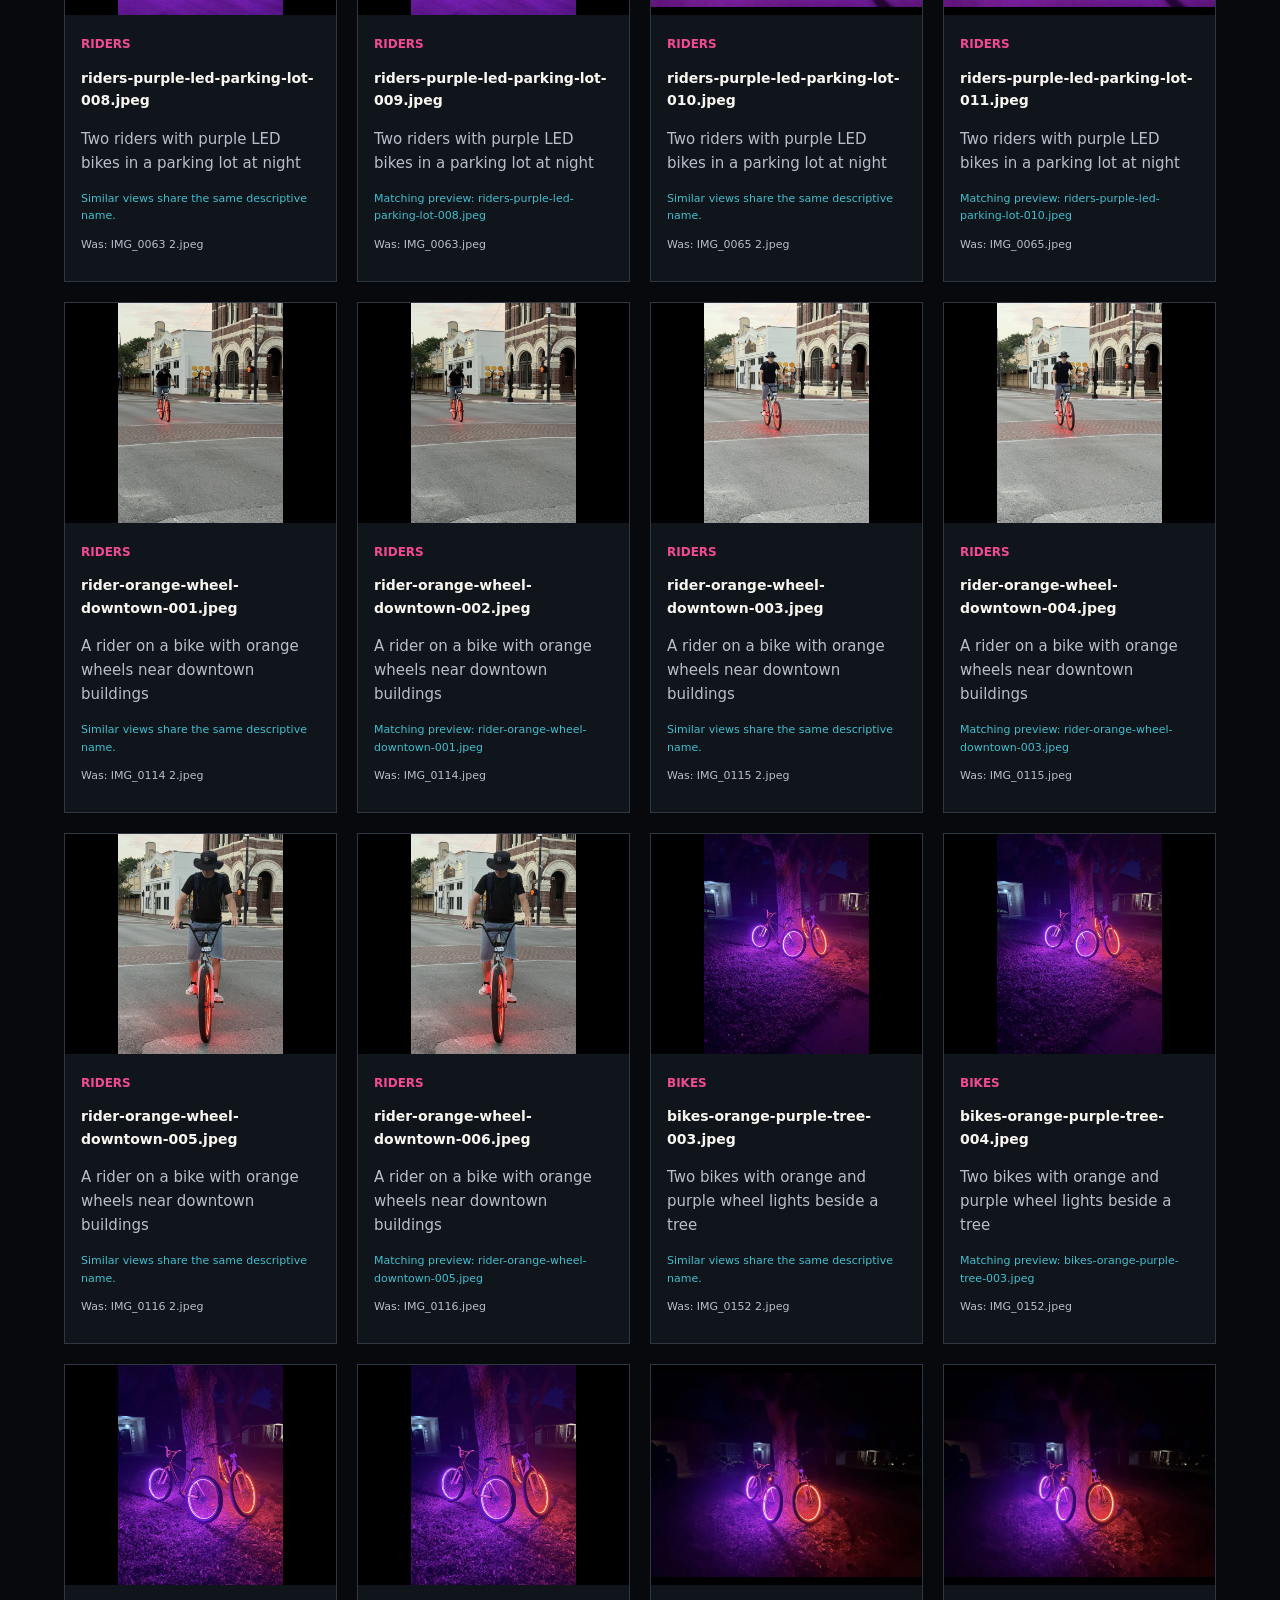
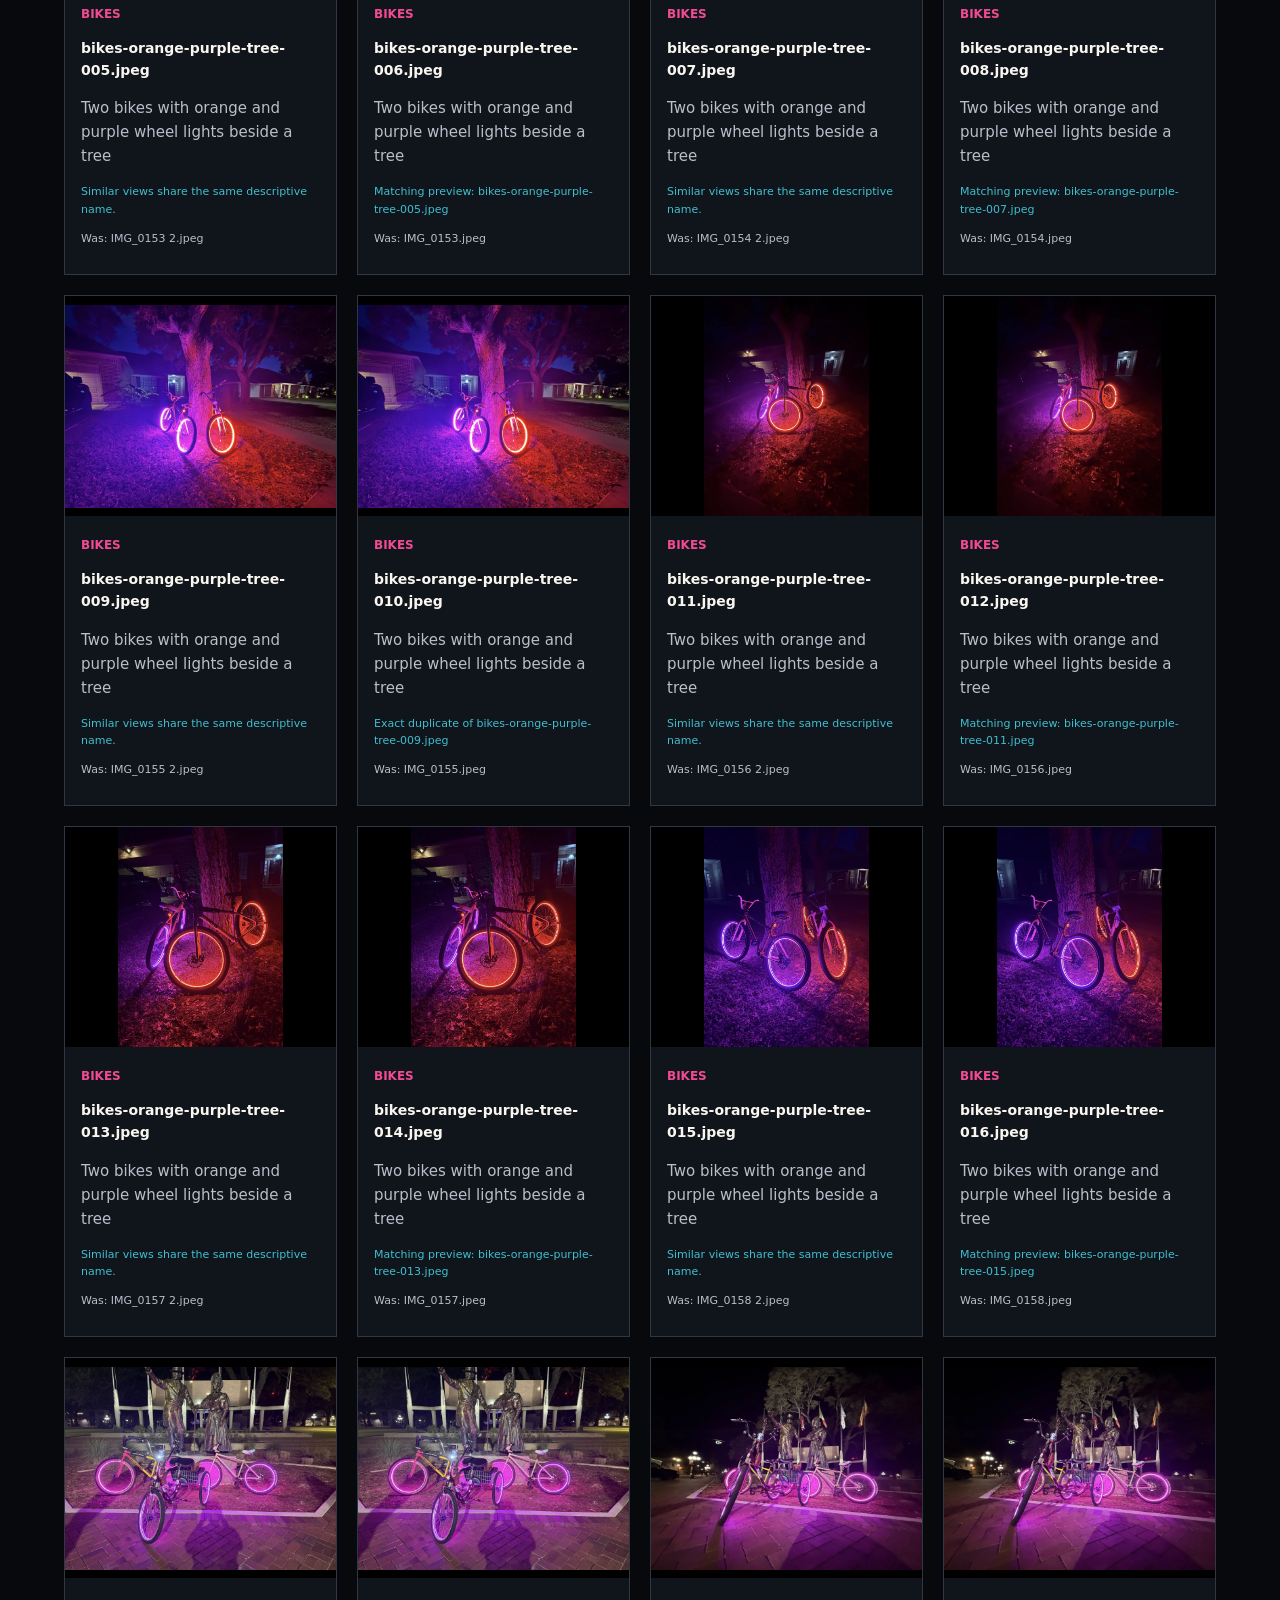
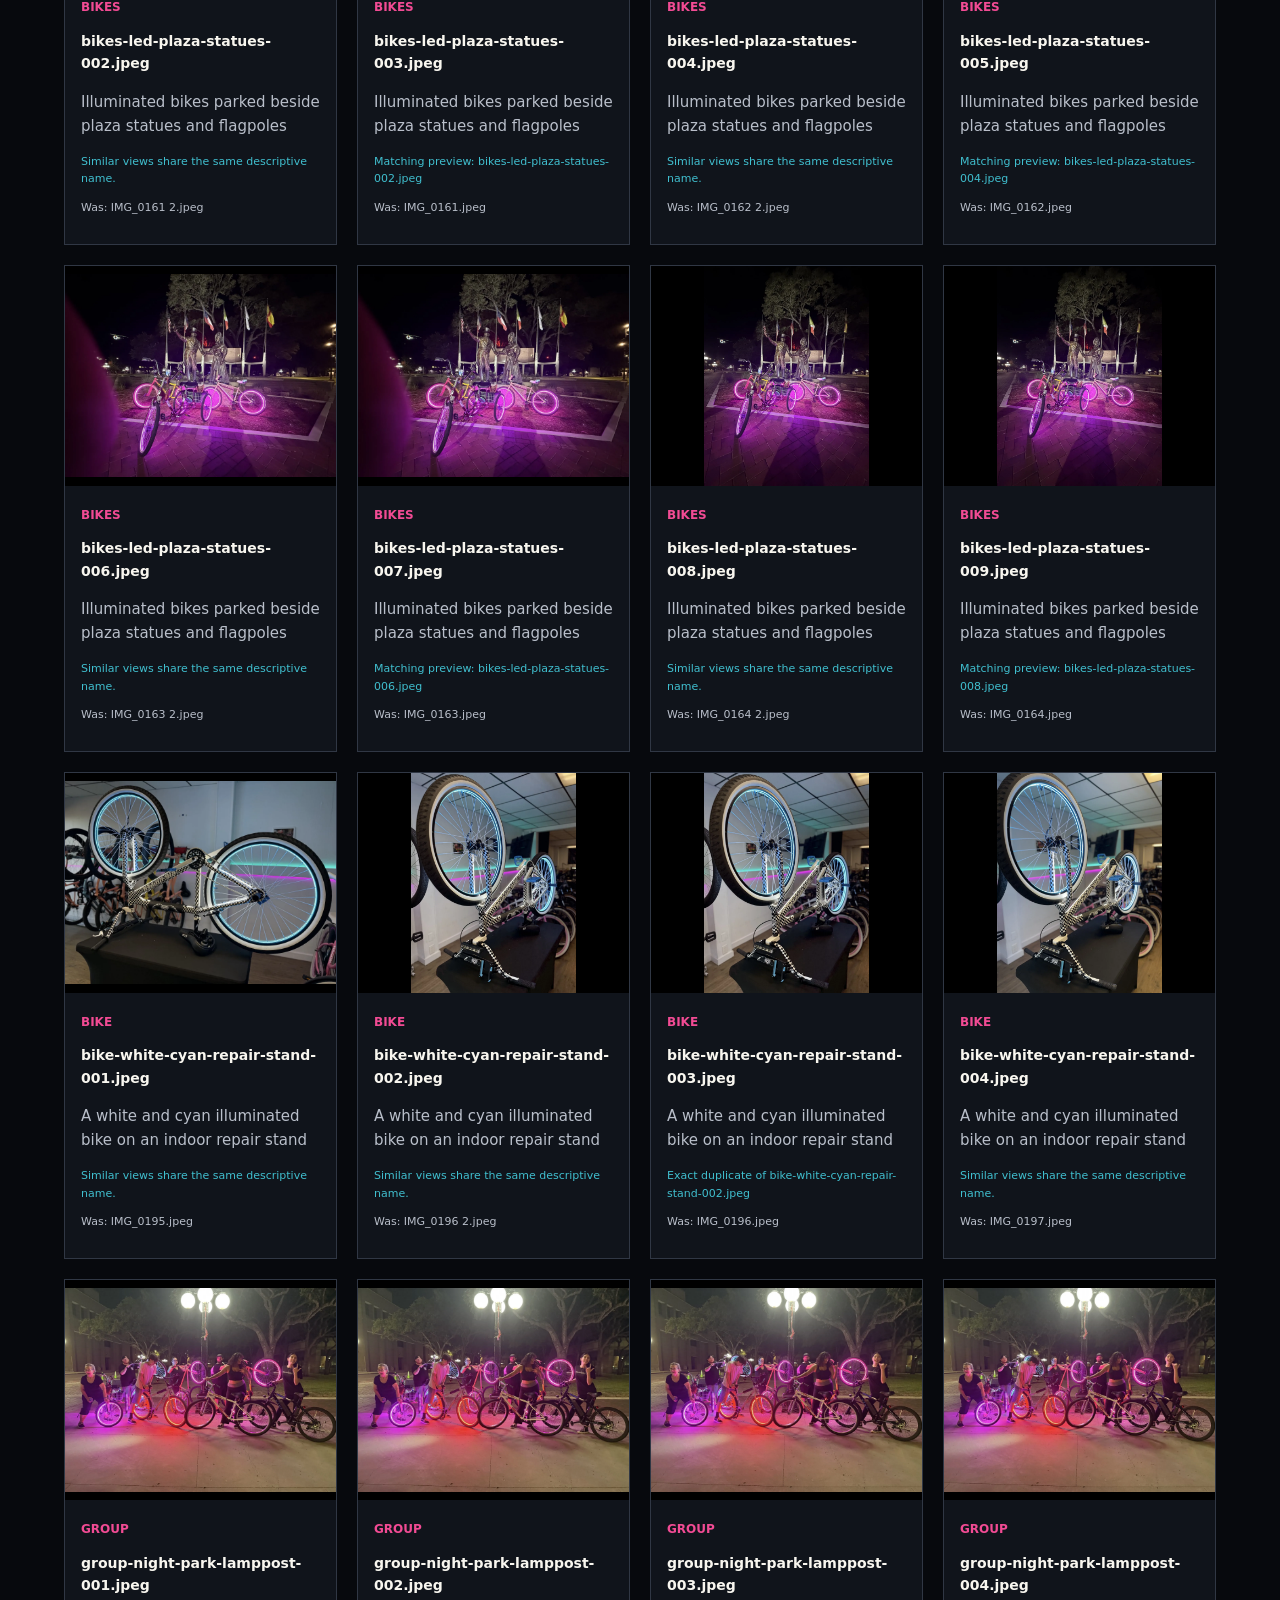
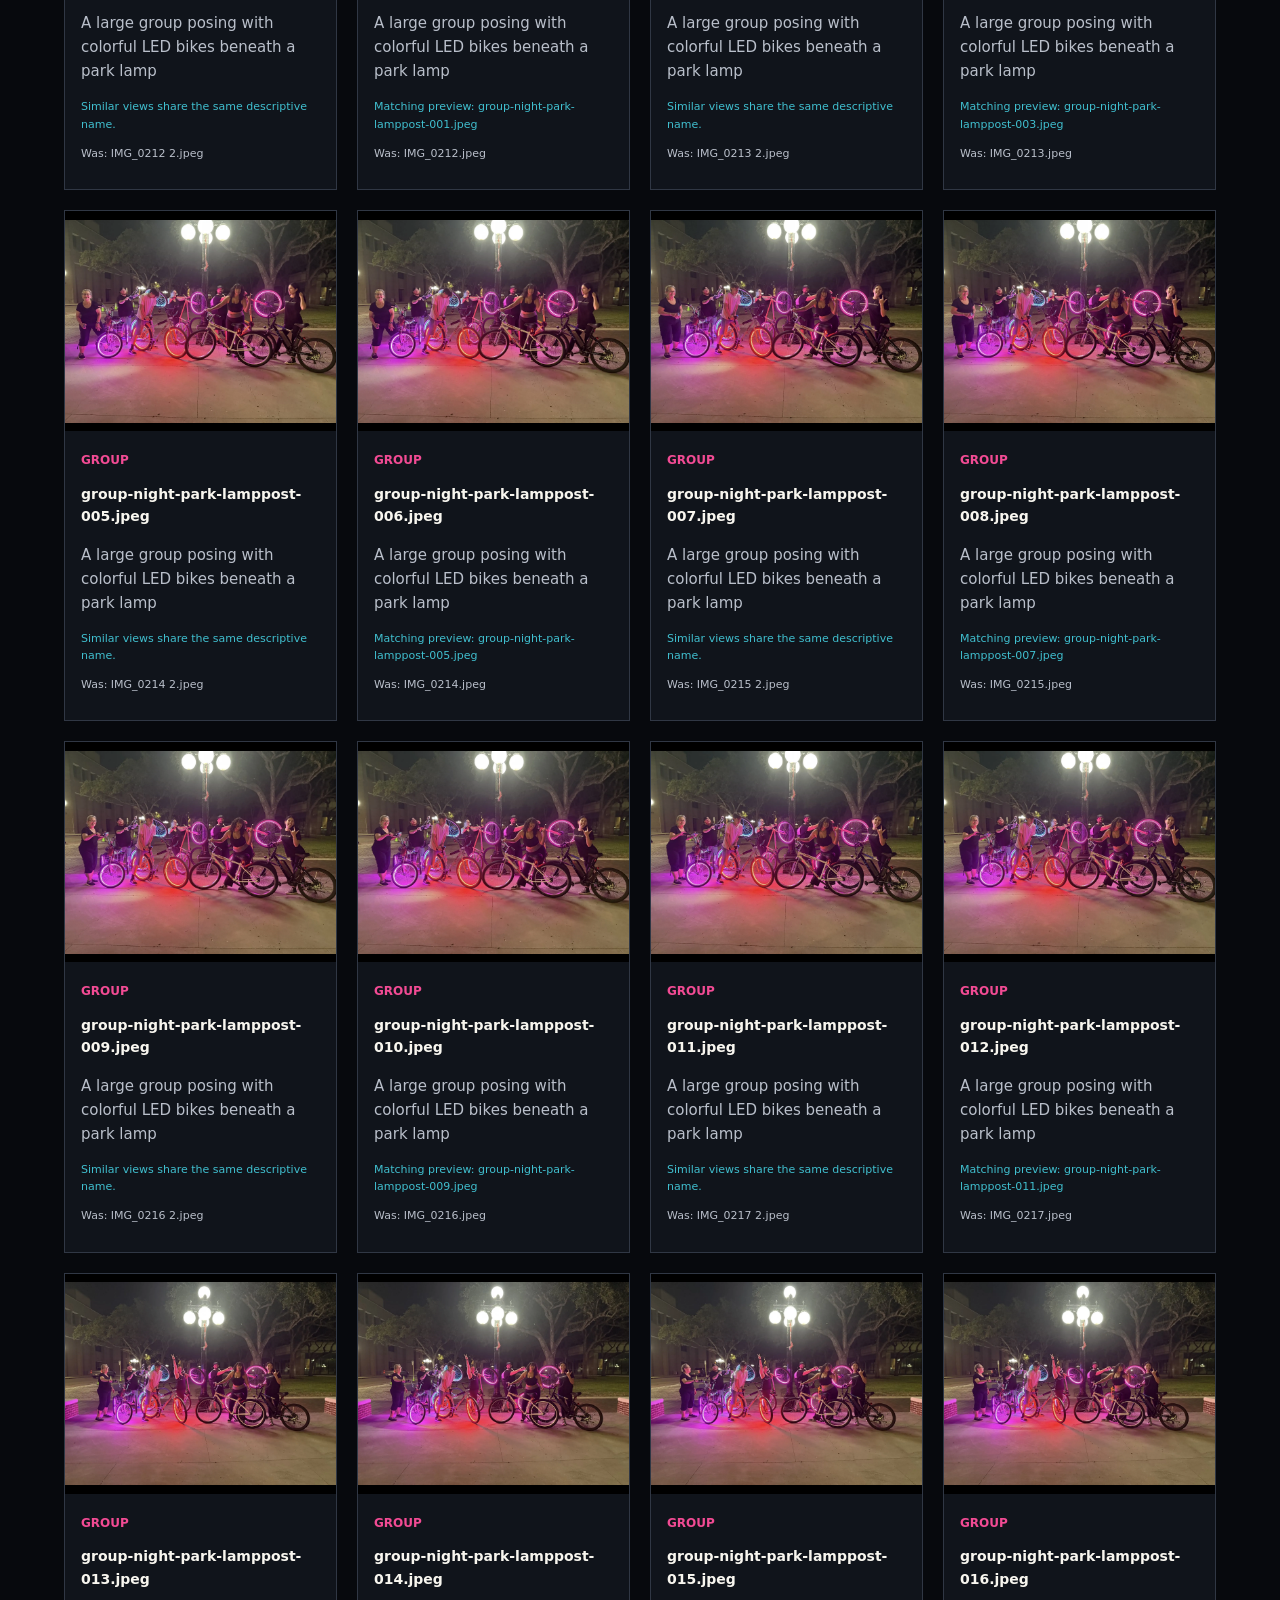
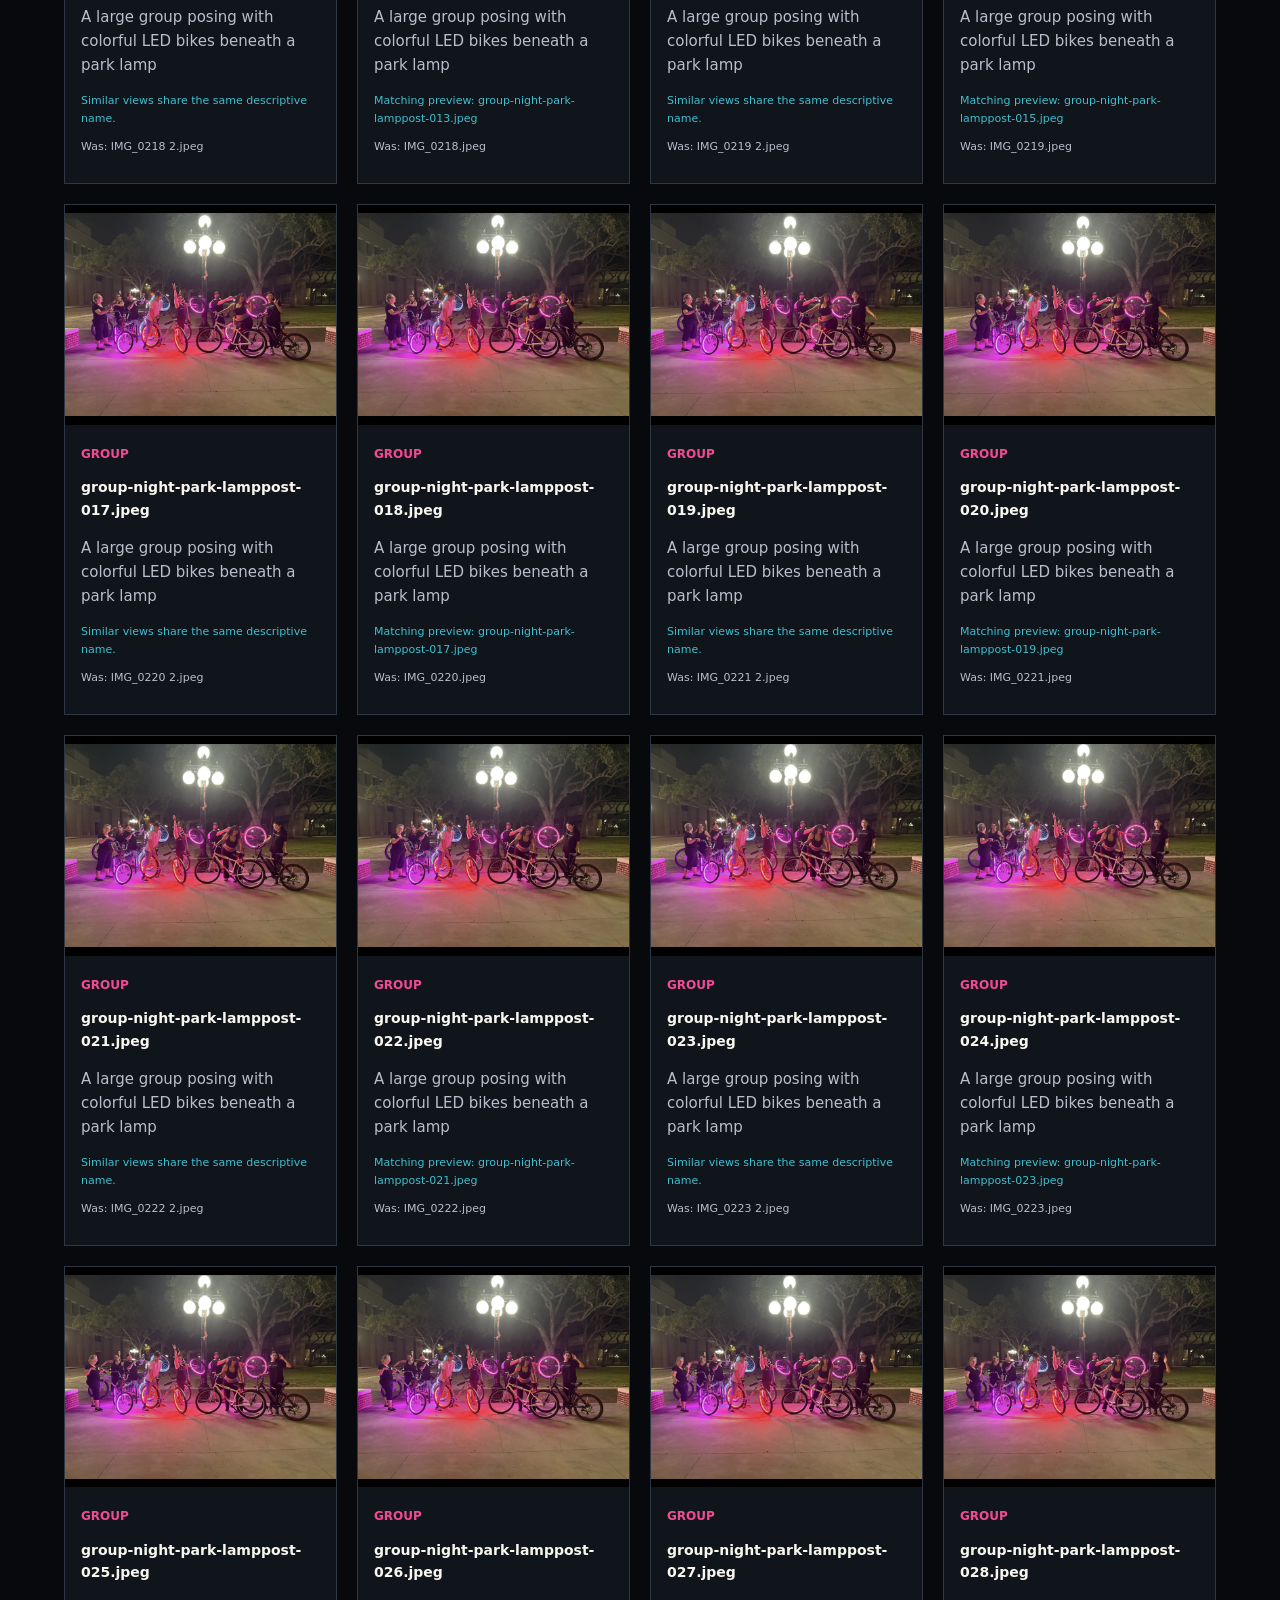
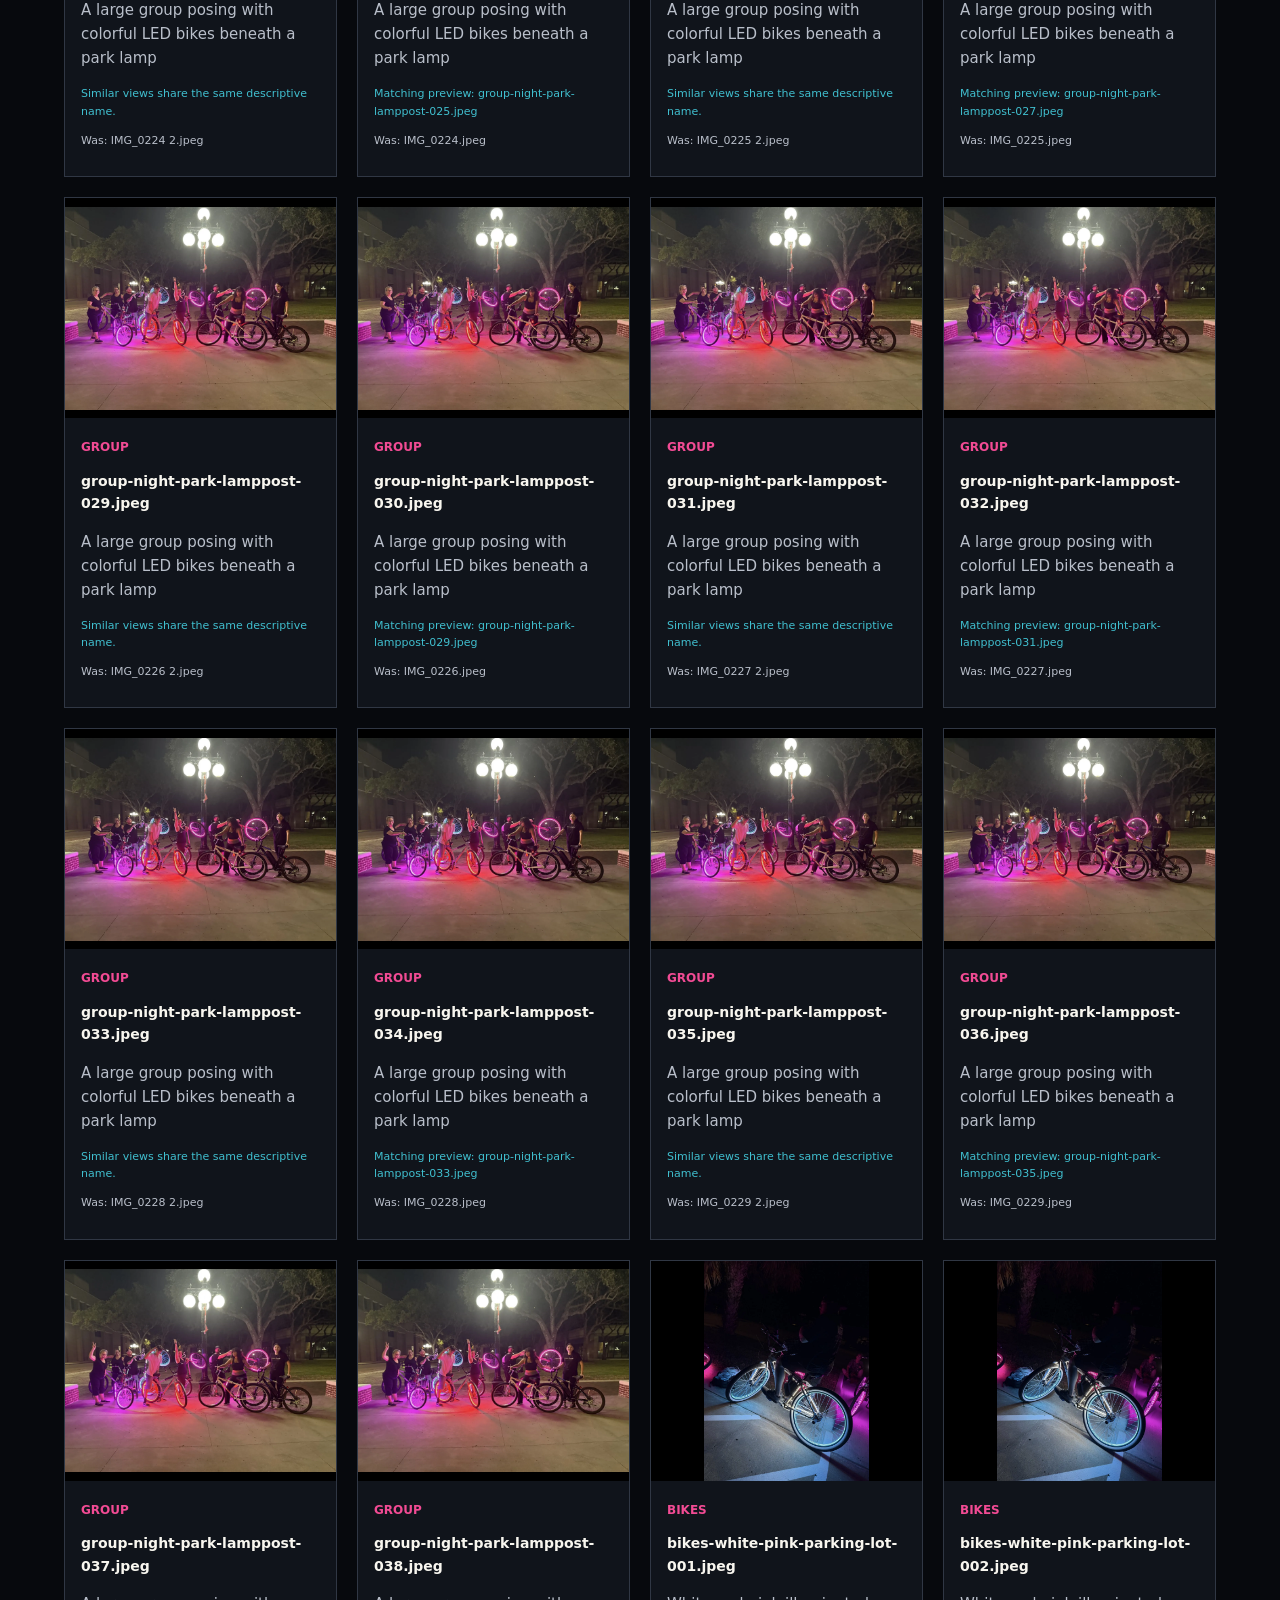
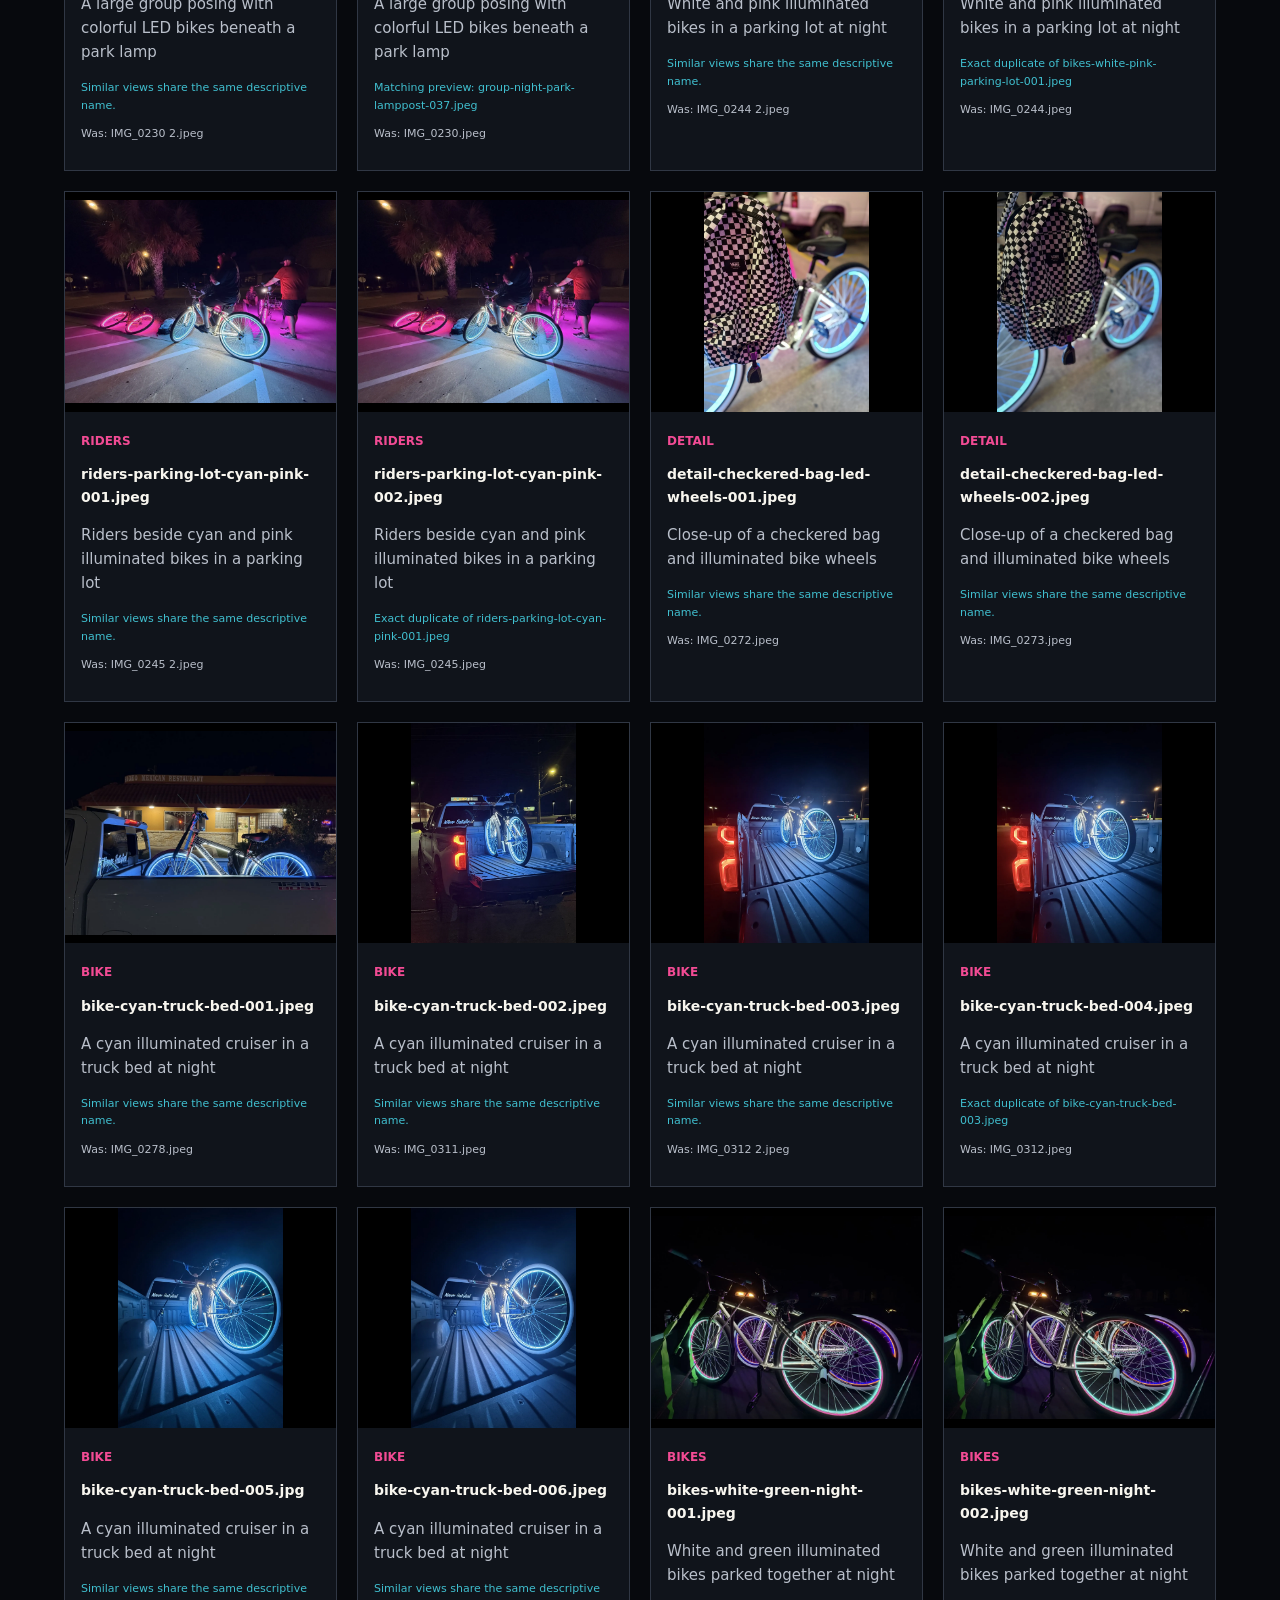
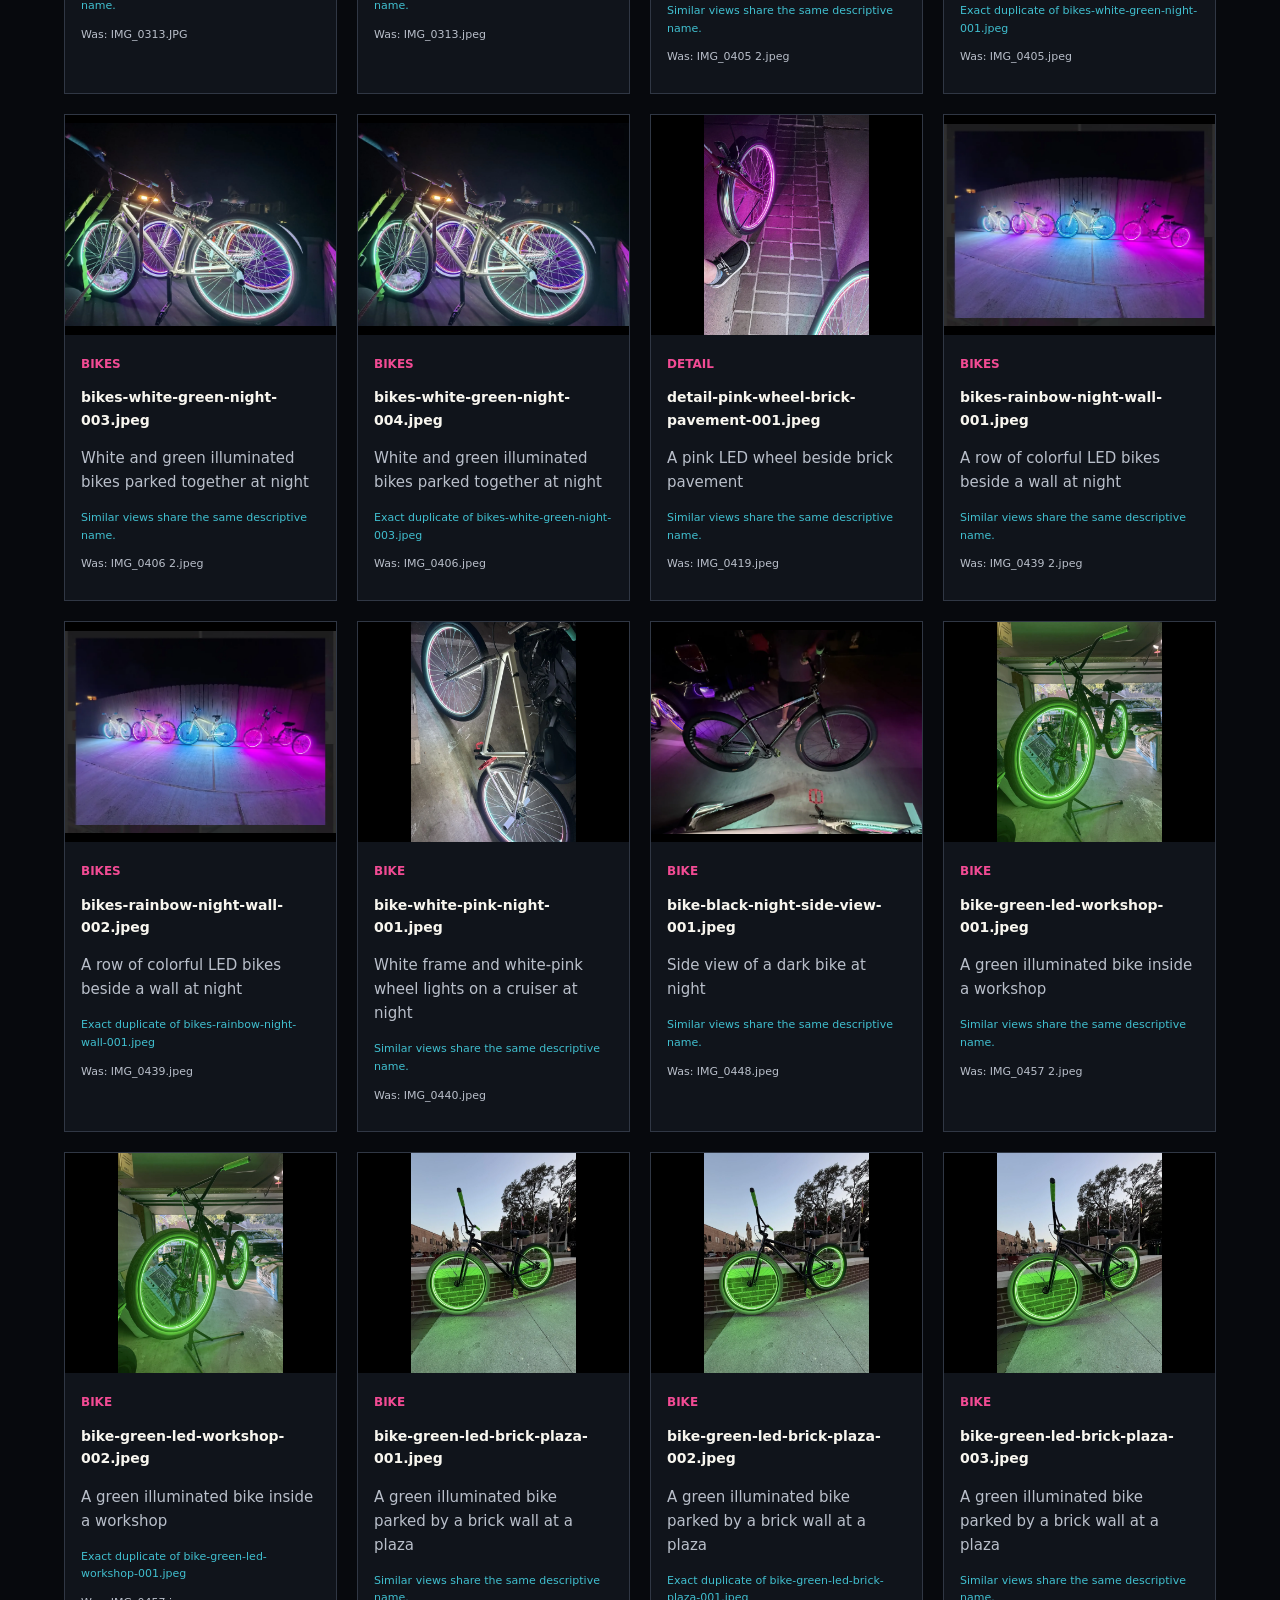
<file: website-photos/more-photos.html>
<!doctype html><html lang="en"><head><meta charset="utf-8"><meta name="viewport" content="width=device-width,initial-scale=1"><meta name="robots" content="noindex"><title>Victoria Bikes — More photos, labelled</title><style>*{box-sizing:border-box}body{margin:0;background:#07090d;color:#f8f6ef;font:15px/1.6 system-ui,sans-serif;padding:36px 5%}a{color:#40bfcf}header{max-width:900px}h1{font-size:36px;line-height:1.2}nav{display:flex;flex-wrap:wrap;gap:10px;margin:25px 0}button{font:inherit;background:transparent;color:inherit;border:1px solid #606a78;border-radius:22px;padding:10px 18px;min-height:44px;cursor:pointer}button[aria-pressed=true]{background:#40bfcf;color:#07090d}main{display:grid;grid-template-columns:repeat(auto-fit,minmax(min(100%,270px),1fr));gap:20px}article{background:#10141b;border:1px solid #303744;min-width:0}img{display:block;width:100%;height:220px;object-fit:contain;background:#000}article>div{padding:16px}article span{color:#f24b94;text-transform:uppercase;font-size:12px;font-weight:700}h2{font-size:14px;overflow-wrap:anywhere}p{color:#b9bfca}.note,.old{font-size:11px;overflow-wrap:anywhere}.note{color:#40bfcf}[hidden]{display:none!important}:focus-visible{outline:3px solid #f24b94;outline-offset:4px}</style></head><body><header><a href="index.html">← Full media collection</a><h1>More photos — labelled and numbered</h1><p>All 264 files are preserved. Similar shots share a descriptive name with numbered endings. Exact duplicate files and matching small previews are marked separately. The full-size numbered originals are in <code>originals/more-photos/</code>.</p><a href="more-photos-index.csv">Download the filename list</a></header><nav aria-label="Filter photos" hidden><button data-label="all" aria-pressed="true">All photos</button><button data-label="group" aria-pressed="false">Groups</button><button data-label="riders" aria-pressed="false">Riders</button><button data-label="bikes" aria-pressed="false">Bike lineups</button><button data-label="bike" aria-pressed="false">Single bikes</button><button data-label="detail" aria-pressed="false">Details</button><button data-label="scene" aria-pressed="false">Scenes</button></nav><p id="count" role="status">264 photos</p><main><article data-label="riders"><a href="more-riders-purple-led-parking-lot-001.webp" target="_blank" rel="noopener"><img src="more-riders-purple-led-parking-lot-001.webp" alt="Two riders with purple LED bikes in a parking lot at night" loading="lazy" width="320" height="240"></a><div><span>riders</span><h2>riders-purple-led-parking-lot-001.jpeg</h2><p>Two riders with purple LED bikes in a parking lot at night</p><p class="note">Similar views share the same descriptive name.</p><p class="old">Was: 067B9D0F-A8E8-4955-9DDB-1DDF6564AE38IMG_0061 2.jpeg</p></div></article><article data-label="riders"><a href="more-riders-purple-led-parking-lot-001.webp" target="_blank" rel="noopener"><img src="more-riders-purple-led-parking-lot-001.webp" alt="Two riders with purple LED bikes in a parking lot at night" loading="lazy" width="320" height="240"></a><div><span>riders</span><h2>riders-purple-led-parking-lot-002.jpeg</h2><p>Two riders with purple LED bikes in a parking lot at night</p><p class="note">Exact duplicate of riders-purple-led-parking-lot-001.jpeg</p><p class="old">Was: 067B9D0F-A8E8-4955-9DDB-1DDF6564AE38IMG_0061.jpeg</p></div></article><article data-label="bikes"><a href="more-bikes-led-plaza-statues-001.webp" target="_blank" rel="noopener"><img src="more-bikes-led-plaza-statues-001.webp" alt="Illuminated bikes parked beside plaza statues and flagpoles" loading="lazy" width="320" height="240"></a><div><span>bikes</span><h2>bikes-led-plaza-statues-001.jpeg</h2><p>Illuminated bikes parked beside plaza statues and flagpoles</p><p class="note">Similar views share the same descriptive name.</p><p class="old">Was: 4252F092-1641-4D41-A301-EC62E685560F.jpeg</p></div></article><article data-label="riders"><a href="more-riders-residential-street-001.webp" target="_blank" rel="noopener"><img src="more-riders-residential-street-001.webp" alt="Riders with illuminated bikes on a residential street in daylight" loading="lazy" width="320" height="240"></a><div><span>riders</span><h2>riders-residential-street-001.jpeg</h2><p>Riders with illuminated bikes on a residential street in daylight</p><p class="note">Similar views share the same descriptive name.</p><p class="old">Was: 77743108228__53D53A64-A154-45C8-885D-22584B35372B.jpeg</p></div></article><article data-label="group"><a href="more-group-three-riders-night-001.webp" target="_blank" rel="noopener"><img src="more-group-three-riders-night-001.webp" alt="Three riders together on pink and purple illuminated bikes at night" loading="lazy" width="320" height="240"></a><div><span>group</span><h2>group-three-riders-night-001.jpeg</h2><p>Three riders together on pink and purple illuminated bikes at night</p><p class="note">Similar views share the same descriptive name.</p><p class="old">Was: 840BF386-3B67-4460-9C6D-A818E1F84750.jpeg</p></div></article><article data-label="bikes"><a href="more-bikes-orange-purple-tree-001.webp" target="_blank" rel="noopener"><img src="more-bikes-orange-purple-tree-001.webp" alt="Two bikes with orange and purple wheel lights beside a tree" loading="lazy" width="320" height="240"></a><div><span>bikes</span><h2>bikes-orange-purple-tree-001.jpeg</h2><p>Two bikes with orange and purple wheel lights beside a tree</p><p class="note">Similar views share the same descriptive name.</p><p class="old">Was: A381CD53-E162-4D56-9921-793652125729 2.jpeg</p></div></article><article data-label="bikes"><a href="more-bikes-orange-purple-tree-001.webp" target="_blank" rel="noopener"><img src="more-bikes-orange-purple-tree-001.webp" alt="Two bikes with orange and purple wheel lights beside a tree" loading="lazy" width="320" height="240"></a><div><span>bikes</span><h2>bikes-orange-purple-tree-002.jpeg</h2><p>Two bikes with orange and purple wheel lights beside a tree</p><p class="note">Matching preview: bikes-orange-purple-tree-001.jpeg</p><p class="old">Was: A381CD53-E162-4D56-9921-793652125729.jpeg</p></div></article><article data-label="riders"><a href="more-rider-pink-bike-sidewalk-001.webp" target="_blank" rel="noopener"><img src="more-rider-pink-bike-sidewalk-001.webp" alt="A rider standing with a pink bike on a sidewalk" loading="lazy" width="320" height="240"></a><div><span>riders</span><h2>rider-pink-bike-sidewalk-001.jpeg</h2><p>A rider standing with a pink bike on a sidewalk</p><p class="note">Similar views share the same descriptive name.</p><p class="old">Was: C7777DBA-506F-49CA-A328-94C36631DFAB.jpeg</p></div></article><article data-label="riders"><a href="more-rider-pink-bike-sidewalk-002.webp" target="_blank" rel="noopener"><img src="more-rider-pink-bike-sidewalk-002.webp" alt="A rider standing with a pink bike on a sidewalk" loading="lazy" width="320" height="240"></a><div><span>riders</span><h2>rider-pink-bike-sidewalk-002.jpeg</h2><p>A rider standing with a pink bike on a sidewalk</p><p class="note">Similar views share the same descriptive name.</p><p class="old">Was: FullSizeRender.jpeg</p></div></article><article data-label="bike"><a href="more-bike-pink-led-indoor-stand-001.webp" target="_blank" rel="noopener"><img src="more-bike-pink-led-indoor-stand-001.webp" alt="A bike with pink LED wheels on an indoor work stand" loading="lazy" width="320" height="240"></a><div><span>bike</span><h2>bike-pink-led-indoor-stand-001.jpeg</h2><p>A bike with pink LED wheels on an indoor work stand</p><p class="note">Similar views share the same descriptive name.</p><p class="old">Was: IMG_0041 2.jpeg</p></div></article><article data-label="bike"><a href="more-bike-pink-led-indoor-stand-001.webp" target="_blank" rel="noopener"><img src="more-bike-pink-led-indoor-stand-001.webp" alt="A bike with pink LED wheels on an indoor work stand" loading="lazy" width="320" height="240"></a><div><span>bike</span><h2>bike-pink-led-indoor-stand-002.jpeg</h2><p>A bike with pink LED wheels on an indoor work stand</p><p class="note">Matching preview: bike-pink-led-indoor-stand-001.jpeg</p><p class="old">Was: IMG_0041 3.jpeg</p></div></article><article data-label="bike"><a href="more-bike-pink-led-indoor-stand-001.webp" target="_blank" rel="noopener"><img src="more-bike-pink-led-indoor-stand-001.webp" alt="A bike with pink LED wheels on an indoor work stand" loading="lazy" width="320" height="240"></a><div><span>bike</span><h2>bike-pink-led-indoor-stand-003.jpeg</h2><p>A bike with pink LED wheels on an indoor work stand</p><p class="note">Matching preview: bike-pink-led-indoor-stand-001.jpeg</p><p class="old">Was: IMG_0041.jpeg</p></div></article><article data-label="bike"><a href="more-bike-pink-led-indoor-stand-004.webp" target="_blank" rel="noopener"><img src="more-bike-pink-led-indoor-stand-004.webp" alt="A bike with pink LED wheels on an indoor work stand" loading="lazy" width="320" height="240"></a><div><span>bike</span><h2>bike-pink-led-indoor-stand-004.jpeg</h2><p>A bike with pink LED wheels on an indoor work stand</p><p class="note">Similar views share the same descriptive name.</p><p class="old">Was: IMG_0042 2.jpeg</p></div></article><article data-label="bike"><a href="more-bike-pink-led-indoor-stand-004.webp" target="_blank" rel="noopener"><img src="more-bike-pink-led-indoor-stand-004.webp" alt="A bike with pink LED wheels on an indoor work stand" loading="lazy" width="320" height="240"></a><div><span>bike</span><h2>bike-pink-led-indoor-stand-005.jpeg</h2><p>A bike with pink LED wheels on an indoor work stand</p><p class="note">Matching preview: bike-pink-led-indoor-stand-004.jpeg</p><p class="old">Was: IMG_0042.jpeg</p></div></article><article data-label="riders"><a href="more-rider-pink-bike-sunset-road-001.webp" target="_blank" rel="noopener"><img src="more-rider-pink-bike-sunset-road-001.webp" alt="A rider on a pink-lit bike on a road near sunset" loading="lazy" width="320" height="240"></a><div><span>riders</span><h2>rider-pink-bike-sunset-road-001.png</h2><p>A rider on a pink-lit bike on a road near sunset</p><p class="note">Similar views share the same descriptive name.</p><p class="old">Was: IMG_0057.PNG</p></div></article><article data-label="riders"><a href="more-riders-purple-led-parking-lot-003.webp" target="_blank" rel="noopener"><img src="more-riders-purple-led-parking-lot-003.webp" alt="Two riders with purple LED bikes in a parking lot at night" loading="lazy" width="320" height="240"></a><div><span>riders</span><h2>riders-purple-led-parking-lot-003.jpeg</h2><p>Two riders with purple LED bikes in a parking lot at night</p><p class="note">Similar views share the same descriptive name.</p><p class="old">Was: IMG_0060.jpeg</p></div></article><article data-label="riders"><a href="more-riders-purple-led-parking-lot-004.webp" target="_blank" rel="noopener"><img src="more-riders-purple-led-parking-lot-004.webp" alt="Two riders with purple LED bikes in a parking lot at night" loading="lazy" width="320" height="240"></a><div><span>riders</span><h2>riders-purple-led-parking-lot-004.jpeg</h2><p>Two riders with purple LED bikes in a parking lot at night</p><p class="note">Similar views share the same descriptive name.</p><p class="old">Was: IMG_0061 2.jpeg</p></div></article><article data-label="riders"><a href="more-riders-purple-led-parking-lot-004.webp" target="_blank" rel="noopener"><img src="more-riders-purple-led-parking-lot-004.webp" alt="Two riders with purple LED bikes in a parking lot at night" loading="lazy" width="320" height="240"></a><div><span>riders</span><h2>riders-purple-led-parking-lot-005.jpeg</h2><p>Two riders with purple LED bikes in a parking lot at night</p><p class="note">Exact duplicate of riders-purple-led-parking-lot-004.jpeg</p><p class="old">Was: IMG_0061.jpeg</p></div></article><article data-label="riders"><a href="more-riders-purple-led-parking-lot-006.webp" target="_blank" rel="noopener"><img src="more-riders-purple-led-parking-lot-006.webp" alt="Two riders with purple LED bikes in a parking lot at night" loading="lazy" width="320" height="240"></a><div><span>riders</span><h2>riders-purple-led-parking-lot-006.jpeg</h2><p>Two riders with purple LED bikes in a parking lot at night</p><p class="note">Similar views share the same descriptive name.</p><p class="old">Was: IMG_0062 2.jpeg</p></div></article><article data-label="riders"><a href="more-riders-purple-led-parking-lot-006.webp" target="_blank" rel="noopener"><img src="more-riders-purple-led-parking-lot-006.webp" alt="Two riders with purple LED bikes in a parking lot at night" loading="lazy" width="320" height="240"></a><div><span>riders</span><h2>riders-purple-led-parking-lot-007.jpeg</h2><p>Two riders with purple LED bikes in a parking lot at night</p><p class="note">Matching preview: riders-purple-led-parking-lot-006.jpeg</p><p class="old">Was: IMG_0062.jpeg</p></div></article><article data-label="riders"><a href="more-riders-purple-led-parking-lot-008.webp" target="_blank" rel="noopener"><img src="more-riders-purple-led-parking-lot-008.webp" alt="Two riders with purple LED bikes in a parking lot at night" loading="lazy" width="320" height="240"></a><div><span>riders</span><h2>riders-purple-led-parking-lot-008.jpeg</h2><p>Two riders with purple LED bikes in a parking lot at night</p><p class="note">Similar views share the same descriptive name.</p><p class="old">Was: IMG_0063 2.jpeg</p></div></article><article data-label="riders"><a href="more-riders-purple-led-parking-lot-008.webp" target="_blank" rel="noopener"><img src="more-riders-purple-led-parking-lot-008.webp" alt="Two riders with purple LED bikes in a parking lot at night" loading="lazy" width="320" height="240"></a><div><span>riders</span><h2>riders-purple-led-parking-lot-009.jpeg</h2><p>Two riders with purple LED bikes in a parking lot at night</p><p class="note">Matching preview: riders-purple-led-parking-lot-008.jpeg</p><p class="old">Was: IMG_0063.jpeg</p></div></article><article data-label="riders"><a href="more-riders-purple-led-parking-lot-010.webp" target="_blank" rel="noopener"><img src="more-riders-purple-led-parking-lot-010.webp" alt="Two riders with purple LED bikes in a parking lot at night" loading="lazy" width="320" height="240"></a><div><span>riders</span><h2>riders-purple-led-parking-lot-010.jpeg</h2><p>Two riders with purple LED bikes in a parking lot at night</p><p class="note">Similar views share the same descriptive name.</p><p class="old">Was: IMG_0065 2.jpeg</p></div></article><article data-label="riders"><a href="more-riders-purple-led-parking-lot-010.webp" target="_blank" rel="noopener"><img src="more-riders-purple-led-parking-lot-010.webp" alt="Two riders with purple LED bikes in a parking lot at night" loading="lazy" width="320" height="240"></a><div><span>riders</span><h2>riders-purple-led-parking-lot-011.jpeg</h2><p>Two riders with purple LED bikes in a parking lot at night</p><p class="note">Matching preview: riders-purple-led-parking-lot-010.jpeg</p><p class="old">Was: IMG_0065.jpeg</p></div></article><article data-label="riders"><a href="more-rider-orange-wheel-downtown-001.webp" target="_blank" rel="noopener"><img src="more-rider-orange-wheel-downtown-001.webp" alt="A rider on a bike with orange wheels near downtown buildings" loading="lazy" width="320" height="240"></a><div><span>riders</span><h2>rider-orange-wheel-downtown-001.jpeg</h2><p>A rider on a bike with orange wheels near downtown buildings</p><p class="note">Similar views share the same descriptive name.</p><p class="old">Was: IMG_0114 2.jpeg</p></div></article><article data-label="riders"><a href="more-rider-orange-wheel-downtown-001.webp" target="_blank" rel="noopener"><img src="more-rider-orange-wheel-downtown-001.webp" alt="A rider on a bike with orange wheels near downtown buildings" loading="lazy" width="320" height="240"></a><div><span>riders</span><h2>rider-orange-wheel-downtown-002.jpeg</h2><p>A rider on a bike with orange wheels near downtown buildings</p><p class="note">Matching preview: rider-orange-wheel-downtown-001.jpeg</p><p class="old">Was: IMG_0114.jpeg</p></div></article><article data-label="riders"><a href="more-rider-orange-wheel-downtown-003.webp" target="_blank" rel="noopener"><img src="more-rider-orange-wheel-downtown-003.webp" alt="A rider on a bike with orange wheels near downtown buildings" loading="lazy" width="320" height="240"></a><div><span>riders</span><h2>rider-orange-wheel-downtown-003.jpeg</h2><p>A rider on a bike with orange wheels near downtown buildings</p><p class="note">Similar views share the same descriptive name.</p><p class="old">Was: IMG_0115 2.jpeg</p></div></article><article data-label="riders"><a href="more-rider-orange-wheel-downtown-003.webp" target="_blank" rel="noopener"><img src="more-rider-orange-wheel-downtown-003.webp" alt="A rider on a bike with orange wheels near downtown buildings" loading="lazy" width="320" height="240"></a><div><span>riders</span><h2>rider-orange-wheel-downtown-004.jpeg</h2><p>A rider on a bike with orange wheels near downtown buildings</p><p class="note">Matching preview: rider-orange-wheel-downtown-003.jpeg</p><p class="old">Was: IMG_0115.jpeg</p></div></article><article data-label="riders"><a href="more-rider-orange-wheel-downtown-005.webp" target="_blank" rel="noopener"><img src="more-rider-orange-wheel-downtown-005.webp" alt="A rider on a bike with orange wheels near downtown buildings" loading="lazy" width="320" height="240"></a><div><span>riders</span><h2>rider-orange-wheel-downtown-005.jpeg</h2><p>A rider on a bike with orange wheels near downtown buildings</p><p class="note">Similar views share the same descriptive name.</p><p class="old">Was: IMG_0116 2.jpeg</p></div></article><article data-label="riders"><a href="more-rider-orange-wheel-downtown-005.webp" target="_blank" rel="noopener"><img src="more-rider-orange-wheel-downtown-005.webp" alt="A rider on a bike with orange wheels near downtown buildings" loading="lazy" width="320" height="240"></a><div><span>riders</span><h2>rider-orange-wheel-downtown-006.jpeg</h2><p>A rider on a bike with orange wheels near downtown buildings</p><p class="note">Matching preview: rider-orange-wheel-downtown-005.jpeg</p><p class="old">Was: IMG_0116.jpeg</p></div></article><article data-label="bikes"><a href="more-bikes-orange-purple-tree-003.webp" target="_blank" rel="noopener"><img src="more-bikes-orange-purple-tree-003.webp" alt="Two bikes with orange and purple wheel lights beside a tree" loading="lazy" width="320" height="240"></a><div><span>bikes</span><h2>bikes-orange-purple-tree-003.jpeg</h2><p>Two bikes with orange and purple wheel lights beside a tree</p><p class="note">Similar views share the same descriptive name.</p><p class="old">Was: IMG_0152 2.jpeg</p></div></article><article data-label="bikes"><a href="more-bikes-orange-purple-tree-003.webp" target="_blank" rel="noopener"><img src="more-bikes-orange-purple-tree-003.webp" alt="Two bikes with orange and purple wheel lights beside a tree" loading="lazy" width="320" height="240"></a><div><span>bikes</span><h2>bikes-orange-purple-tree-004.jpeg</h2><p>Two bikes with orange and purple wheel lights beside a tree</p><p class="note">Matching preview: bikes-orange-purple-tree-003.jpeg</p><p class="old">Was: IMG_0152.jpeg</p></div></article><article data-label="bikes"><a href="more-bikes-orange-purple-tree-005.webp" target="_blank" rel="noopener"><img src="more-bikes-orange-purple-tree-005.webp" alt="Two bikes with orange and purple wheel lights beside a tree" loading="lazy" width="320" height="240"></a><div><span>bikes</span><h2>bikes-orange-purple-tree-005.jpeg</h2><p>Two bikes with orange and purple wheel lights beside a tree</p><p class="note">Similar views share the same descriptive name.</p><p class="old">Was: IMG_0153 2.jpeg</p></div></article><article data-label="bikes"><a href="more-bikes-orange-purple-tree-005.webp" target="_blank" rel="noopener"><img src="more-bikes-orange-purple-tree-005.webp" alt="Two bikes with orange and purple wheel lights beside a tree" loading="lazy" width="320" height="240"></a><div><span>bikes</span><h2>bikes-orange-purple-tree-006.jpeg</h2><p>Two bikes with orange and purple wheel lights beside a tree</p><p class="note">Matching preview: bikes-orange-purple-tree-005.jpeg</p><p class="old">Was: IMG_0153.jpeg</p></div></article><article data-label="bikes"><a href="more-bikes-orange-purple-tree-007.webp" target="_blank" rel="noopener"><img src="more-bikes-orange-purple-tree-007.webp" alt="Two bikes with orange and purple wheel lights beside a tree" loading="lazy" width="320" height="240"></a><div><span>bikes</span><h2>bikes-orange-purple-tree-007.jpeg</h2><p>Two bikes with orange and purple wheel lights beside a tree</p><p class="note">Similar views share the same descriptive name.</p><p class="old">Was: IMG_0154 2.jpeg</p></div></article><article data-label="bikes"><a href="more-bikes-orange-purple-tree-007.webp" target="_blank" rel="noopener"><img src="more-bikes-orange-purple-tree-007.webp" alt="Two bikes with orange and purple wheel lights beside a tree" loading="lazy" width="320" height="240"></a><div><span>bikes</span><h2>bikes-orange-purple-tree-008.jpeg</h2><p>Two bikes with orange and purple wheel lights beside a tree</p><p class="note">Matching preview: bikes-orange-purple-tree-007.jpeg</p><p class="old">Was: IMG_0154.jpeg</p></div></article><article data-label="bikes"><a href="more-bikes-orange-purple-tree-009.webp" target="_blank" rel="noopener"><img src="more-bikes-orange-purple-tree-009.webp" alt="Two bikes with orange and purple wheel lights beside a tree" loading="lazy" width="320" height="240"></a><div><span>bikes</span><h2>bikes-orange-purple-tree-009.jpeg</h2><p>Two bikes with orange and purple wheel lights beside a tree</p><p class="note">Similar views share the same descriptive name.</p><p class="old">Was: IMG_0155 2.jpeg</p></div></article><article data-label="bikes"><a href="more-bikes-orange-purple-tree-009.webp" target="_blank" rel="noopener"><img src="more-bikes-orange-purple-tree-009.webp" alt="Two bikes with orange and purple wheel lights beside a tree" loading="lazy" width="320" height="240"></a><div><span>bikes</span><h2>bikes-orange-purple-tree-010.jpeg</h2><p>Two bikes with orange and purple wheel lights beside a tree</p><p class="note">Exact duplicate of bikes-orange-purple-tree-009.jpeg</p><p class="old">Was: IMG_0155.jpeg</p></div></article><article data-label="bikes"><a href="more-bikes-orange-purple-tree-011.webp" target="_blank" rel="noopener"><img src="more-bikes-orange-purple-tree-011.webp" alt="Two bikes with orange and purple wheel lights beside a tree" loading="lazy" width="320" height="240"></a><div><span>bikes</span><h2>bikes-orange-purple-tree-011.jpeg</h2><p>Two bikes with orange and purple wheel lights beside a tree</p><p class="note">Similar views share the same descriptive name.</p><p class="old">Was: IMG_0156 2.jpeg</p></div></article><article data-label="bikes"><a href="more-bikes-orange-purple-tree-011.webp" target="_blank" rel="noopener"><img src="more-bikes-orange-purple-tree-011.webp" alt="Two bikes with orange and purple wheel lights beside a tree" loading="lazy" width="320" height="240"></a><div><span>bikes</span><h2>bikes-orange-purple-tree-012.jpeg</h2><p>Two bikes with orange and purple wheel lights beside a tree</p><p class="note">Matching preview: bikes-orange-purple-tree-011.jpeg</p><p class="old">Was: IMG_0156.jpeg</p></div></article><article data-label="bikes"><a href="more-bikes-orange-purple-tree-013.webp" target="_blank" rel="noopener"><img src="more-bikes-orange-purple-tree-013.webp" alt="Two bikes with orange and purple wheel lights beside a tree" loading="lazy" width="320" height="240"></a><div><span>bikes</span><h2>bikes-orange-purple-tree-013.jpeg</h2><p>Two bikes with orange and purple wheel lights beside a tree</p><p class="note">Similar views share the same descriptive name.</p><p class="old">Was: IMG_0157 2.jpeg</p></div></article><article data-label="bikes"><a href="more-bikes-orange-purple-tree-013.webp" target="_blank" rel="noopener"><img src="more-bikes-orange-purple-tree-013.webp" alt="Two bikes with orange and purple wheel lights beside a tree" loading="lazy" width="320" height="240"></a><div><span>bikes</span><h2>bikes-orange-purple-tree-014.jpeg</h2><p>Two bikes with orange and purple wheel lights beside a tree</p><p class="note">Matching preview: bikes-orange-purple-tree-013.jpeg</p><p class="old">Was: IMG_0157.jpeg</p></div></article><article data-label="bikes"><a href="more-bikes-orange-purple-tree-015.webp" target="_blank" rel="noopener"><img src="more-bikes-orange-purple-tree-015.webp" alt="Two bikes with orange and purple wheel lights beside a tree" loading="lazy" width="320" height="240"></a><div><span>bikes</span><h2>bikes-orange-purple-tree-015.jpeg</h2><p>Two bikes with orange and purple wheel lights beside a tree</p><p class="note">Similar views share the same descriptive name.</p><p class="old">Was: IMG_0158 2.jpeg</p></div></article><article data-label="bikes"><a href="more-bikes-orange-purple-tree-015.webp" target="_blank" rel="noopener"><img src="more-bikes-orange-purple-tree-015.webp" alt="Two bikes with orange and purple wheel lights beside a tree" loading="lazy" width="320" height="240"></a><div><span>bikes</span><h2>bikes-orange-purple-tree-016.jpeg</h2><p>Two bikes with orange and purple wheel lights beside a tree</p><p class="note">Matching preview: bikes-orange-purple-tree-015.jpeg</p><p class="old">Was: IMG_0158.jpeg</p></div></article><article data-label="bikes"><a href="more-bikes-led-plaza-statues-002.webp" target="_blank" rel="noopener"><img src="more-bikes-led-plaza-statues-002.webp" alt="Illuminated bikes parked beside plaza statues and flagpoles" loading="lazy" width="320" height="240"></a><div><span>bikes</span><h2>bikes-led-plaza-statues-002.jpeg</h2><p>Illuminated bikes parked beside plaza statues and flagpoles</p><p class="note">Similar views share the same descriptive name.</p><p class="old">Was: IMG_0161 2.jpeg</p></div></article><article data-label="bikes"><a href="more-bikes-led-plaza-statues-002.webp" target="_blank" rel="noopener"><img src="more-bikes-led-plaza-statues-002.webp" alt="Illuminated bikes parked beside plaza statues and flagpoles" loading="lazy" width="320" height="240"></a><div><span>bikes</span><h2>bikes-led-plaza-statues-003.jpeg</h2><p>Illuminated bikes parked beside plaza statues and flagpoles</p><p class="note">Matching preview: bikes-led-plaza-statues-002.jpeg</p><p class="old">Was: IMG_0161.jpeg</p></div></article><article data-label="bikes"><a href="more-bikes-led-plaza-statues-004.webp" target="_blank" rel="noopener"><img src="more-bikes-led-plaza-statues-004.webp" alt="Illuminated bikes parked beside plaza statues and flagpoles" loading="lazy" width="320" height="240"></a><div><span>bikes</span><h2>bikes-led-plaza-statues-004.jpeg</h2><p>Illuminated bikes parked beside plaza statues and flagpoles</p><p class="note">Similar views share the same descriptive name.</p><p class="old">Was: IMG_0162 2.jpeg</p></div></article><article data-label="bikes"><a href="more-bikes-led-plaza-statues-004.webp" target="_blank" rel="noopener"><img src="more-bikes-led-plaza-statues-004.webp" alt="Illuminated bikes parked beside plaza statues and flagpoles" loading="lazy" width="320" height="240"></a><div><span>bikes</span><h2>bikes-led-plaza-statues-005.jpeg</h2><p>Illuminated bikes parked beside plaza statues and flagpoles</p><p class="note">Matching preview: bikes-led-plaza-statues-004.jpeg</p><p class="old">Was: IMG_0162.jpeg</p></div></article><article data-label="bikes"><a href="more-bikes-led-plaza-statues-006.webp" target="_blank" rel="noopener"><img src="more-bikes-led-plaza-statues-006.webp" alt="Illuminated bikes parked beside plaza statues and flagpoles" loading="lazy" width="320" height="240"></a><div><span>bikes</span><h2>bikes-led-plaza-statues-006.jpeg</h2><p>Illuminated bikes parked beside plaza statues and flagpoles</p><p class="note">Similar views share the same descriptive name.</p><p class="old">Was: IMG_0163 2.jpeg</p></div></article><article data-label="bikes"><a href="more-bikes-led-plaza-statues-006.webp" target="_blank" rel="noopener"><img src="more-bikes-led-plaza-statues-006.webp" alt="Illuminated bikes parked beside plaza statues and flagpoles" loading="lazy" width="320" height="240"></a><div><span>bikes</span><h2>bikes-led-plaza-statues-007.jpeg</h2><p>Illuminated bikes parked beside plaza statues and flagpoles</p><p class="note">Matching preview: bikes-led-plaza-statues-006.jpeg</p><p class="old">Was: IMG_0163.jpeg</p></div></article><article data-label="bikes"><a href="more-bikes-led-plaza-statues-008.webp" target="_blank" rel="noopener"><img src="more-bikes-led-plaza-statues-008.webp" alt="Illuminated bikes parked beside plaza statues and flagpoles" loading="lazy" width="320" height="240"></a><div><span>bikes</span><h2>bikes-led-plaza-statues-008.jpeg</h2><p>Illuminated bikes parked beside plaza statues and flagpoles</p><p class="note">Similar views share the same descriptive name.</p><p class="old">Was: IMG_0164 2.jpeg</p></div></article><article data-label="bikes"><a href="more-bikes-led-plaza-statues-008.webp" target="_blank" rel="noopener"><img src="more-bikes-led-plaza-statues-008.webp" alt="Illuminated bikes parked beside plaza statues and flagpoles" loading="lazy" width="320" height="240"></a><div><span>bikes</span><h2>bikes-led-plaza-statues-009.jpeg</h2><p>Illuminated bikes parked beside plaza statues and flagpoles</p><p class="note">Matching preview: bikes-led-plaza-statues-008.jpeg</p><p class="old">Was: IMG_0164.jpeg</p></div></article><article data-label="bike"><a href="more-bike-white-cyan-repair-stand-001.webp" target="_blank" rel="noopener"><img src="more-bike-white-cyan-repair-stand-001.webp" alt="A white and cyan illuminated bike on an indoor repair stand" loading="lazy" width="320" height="240"></a><div><span>bike</span><h2>bike-white-cyan-repair-stand-001.jpeg</h2><p>A white and cyan illuminated bike on an indoor repair stand</p><p class="note">Similar views share the same descriptive name.</p><p class="old">Was: IMG_0195.jpeg</p></div></article><article data-label="bike"><a href="more-bike-white-cyan-repair-stand-002.webp" target="_blank" rel="noopener"><img src="more-bike-white-cyan-repair-stand-002.webp" alt="A white and cyan illuminated bike on an indoor repair stand" loading="lazy" width="320" height="240"></a><div><span>bike</span><h2>bike-white-cyan-repair-stand-002.jpeg</h2><p>A white and cyan illuminated bike on an indoor repair stand</p><p class="note">Similar views share the same descriptive name.</p><p class="old">Was: IMG_0196 2.jpeg</p></div></article><article data-label="bike"><a href="more-bike-white-cyan-repair-stand-002.webp" target="_blank" rel="noopener"><img src="more-bike-white-cyan-repair-stand-002.webp" alt="A white and cyan illuminated bike on an indoor repair stand" loading="lazy" width="320" height="240"></a><div><span>bike</span><h2>bike-white-cyan-repair-stand-003.jpeg</h2><p>A white and cyan illuminated bike on an indoor repair stand</p><p class="note">Exact duplicate of bike-white-cyan-repair-stand-002.jpeg</p><p class="old">Was: IMG_0196.jpeg</p></div></article><article data-label="bike"><a href="more-bike-white-cyan-repair-stand-004.webp" target="_blank" rel="noopener"><img src="more-bike-white-cyan-repair-stand-004.webp" alt="A white and cyan illuminated bike on an indoor repair stand" loading="lazy" width="320" height="240"></a><div><span>bike</span><h2>bike-white-cyan-repair-stand-004.jpeg</h2><p>A white and cyan illuminated bike on an indoor repair stand</p><p class="note">Similar views share the same descriptive name.</p><p class="old">Was: IMG_0197.jpeg</p></div></article><article data-label="group"><a href="more-group-night-park-lamppost-001.webp" target="_blank" rel="noopener"><img src="more-group-night-park-lamppost-001.webp" alt="A large group posing with colorful LED bikes beneath a park lamp" loading="lazy" width="320" height="240"></a><div><span>group</span><h2>group-night-park-lamppost-001.jpeg</h2><p>A large group posing with colorful LED bikes beneath a park lamp</p><p class="note">Similar views share the same descriptive name.</p><p class="old">Was: IMG_0212 2.jpeg</p></div></article><article data-label="group"><a href="more-group-night-park-lamppost-001.webp" target="_blank" rel="noopener"><img src="more-group-night-park-lamppost-001.webp" alt="A large group posing with colorful LED bikes beneath a park lamp" loading="lazy" width="320" height="240"></a><div><span>group</span><h2>group-night-park-lamppost-002.jpeg</h2><p>A large group posing with colorful LED bikes beneath a park lamp</p><p class="note">Matching preview: group-night-park-lamppost-001.jpeg</p><p class="old">Was: IMG_0212.jpeg</p></div></article><article data-label="group"><a href="more-group-night-park-lamppost-003.webp" target="_blank" rel="noopener"><img src="more-group-night-park-lamppost-003.webp" alt="A large group posing with colorful LED bikes beneath a park lamp" loading="lazy" width="320" height="240"></a><div><span>group</span><h2>group-night-park-lamppost-003.jpeg</h2><p>A large group posing with colorful LED bikes beneath a park lamp</p><p class="note">Similar views share the same descriptive name.</p><p class="old">Was: IMG_0213 2.jpeg</p></div></article><article data-label="group"><a href="more-group-night-park-lamppost-003.webp" target="_blank" rel="noopener"><img src="more-group-night-park-lamppost-003.webp" alt="A large group posing with colorful LED bikes beneath a park lamp" loading="lazy" width="320" height="240"></a><div><span>group</span><h2>group-night-park-lamppost-004.jpeg</h2><p>A large group posing with colorful LED bikes beneath a park lamp</p><p class="note">Matching preview: group-night-park-lamppost-003.jpeg</p><p class="old">Was: IMG_0213.jpeg</p></div></article><article data-label="group"><a href="more-group-night-park-lamppost-005.webp" target="_blank" rel="noopener"><img src="more-group-night-park-lamppost-005.webp" alt="A large group posing with colorful LED bikes beneath a park lamp" loading="lazy" width="320" height="240"></a><div><span>group</span><h2>group-night-park-lamppost-005.jpeg</h2><p>A large group posing with colorful LED bikes beneath a park lamp</p><p class="note">Similar views share the same descriptive name.</p><p class="old">Was: IMG_0214 2.jpeg</p></div></article><article data-label="group"><a href="more-group-night-park-lamppost-005.webp" target="_blank" rel="noopener"><img src="more-group-night-park-lamppost-005.webp" alt="A large group posing with colorful LED bikes beneath a park lamp" loading="lazy" width="320" height="240"></a><div><span>group</span><h2>group-night-park-lamppost-006.jpeg</h2><p>A large group posing with colorful LED bikes beneath a park lamp</p><p class="note">Matching preview: group-night-park-lamppost-005.jpeg</p><p class="old">Was: IMG_0214.jpeg</p></div></article><article data-label="group"><a href="more-group-night-park-lamppost-007.webp" target="_blank" rel="noopener"><img src="more-group-night-park-lamppost-007.webp" alt="A large group posing with colorful LED bikes beneath a park lamp" loading="lazy" width="320" height="240"></a><div><span>group</span><h2>group-night-park-lamppost-007.jpeg</h2><p>A large group posing with colorful LED bikes beneath a park lamp</p><p class="note">Similar views share the same descriptive name.</p><p class="old">Was: IMG_0215 2.jpeg</p></div></article><article data-label="group"><a href="more-group-night-park-lamppost-007.webp" target="_blank" rel="noopener"><img src="more-group-night-park-lamppost-007.webp" alt="A large group posing with colorful LED bikes beneath a park lamp" loading="lazy" width="320" height="240"></a><div><span>group</span><h2>group-night-park-lamppost-008.jpeg</h2><p>A large group posing with colorful LED bikes beneath a park lamp</p><p class="note">Matching preview: group-night-park-lamppost-007.jpeg</p><p class="old">Was: IMG_0215.jpeg</p></div></article><article data-label="group"><a href="more-group-night-park-lamppost-009.webp" target="_blank" rel="noopener"><img src="more-group-night-park-lamppost-009.webp" alt="A large group posing with colorful LED bikes beneath a park lamp" loading="lazy" width="320" height="240"></a><div><span>group</span><h2>group-night-park-lamppost-009.jpeg</h2><p>A large group posing with colorful LED bikes beneath a park lamp</p><p class="note">Similar views share the same descriptive name.</p><p class="old">Was: IMG_0216 2.jpeg</p></div></article><article data-label="group"><a href="more-group-night-park-lamppost-009.webp" target="_blank" rel="noopener"><img src="more-group-night-park-lamppost-009.webp" alt="A large group posing with colorful LED bikes beneath a park lamp" loading="lazy" width="320" height="240"></a><div><span>group</span><h2>group-night-park-lamppost-010.jpeg</h2><p>A large group posing with colorful LED bikes beneath a park lamp</p><p class="note">Matching preview: group-night-park-lamppost-009.jpeg</p><p class="old">Was: IMG_0216.jpeg</p></div></article><article data-label="group"><a href="more-group-night-park-lamppost-011.webp" target="_blank" rel="noopener"><img src="more-group-night-park-lamppost-011.webp" alt="A large group posing with colorful LED bikes beneath a park lamp" loading="lazy" width="320" height="240"></a><div><span>group</span><h2>group-night-park-lamppost-011.jpeg</h2><p>A large group posing with colorful LED bikes beneath a park lamp</p><p class="note">Similar views share the same descriptive name.</p><p class="old">Was: IMG_0217 2.jpeg</p></div></article><article data-label="group"><a href="more-group-night-park-lamppost-011.webp" target="_blank" rel="noopener"><img src="more-group-night-park-lamppost-011.webp" alt="A large group posing with colorful LED bikes beneath a park lamp" loading="lazy" width="320" height="240"></a><div><span>group</span><h2>group-night-park-lamppost-012.jpeg</h2><p>A large group posing with colorful LED bikes beneath a park lamp</p><p class="note">Matching preview: group-night-park-lamppost-011.jpeg</p><p class="old">Was: IMG_0217.jpeg</p></div></article><article data-label="group"><a href="more-group-night-park-lamppost-013.webp" target="_blank" rel="noopener"><img src="more-group-night-park-lamppost-013.webp" alt="A large group posing with colorful LED bikes beneath a park lamp" loading="lazy" width="320" height="240"></a><div><span>group</span><h2>group-night-park-lamppost-013.jpeg</h2><p>A large group posing with colorful LED bikes beneath a park lamp</p><p class="note">Similar views share the same descriptive name.</p><p class="old">Was: IMG_0218 2.jpeg</p></div></article><article data-label="group"><a href="more-group-night-park-lamppost-013.webp" target="_blank" rel="noopener"><img src="more-group-night-park-lamppost-013.webp" alt="A large group posing with colorful LED bikes beneath a park lamp" loading="lazy" width="320" height="240"></a><div><span>group</span><h2>group-night-park-lamppost-014.jpeg</h2><p>A large group posing with colorful LED bikes beneath a park lamp</p><p class="note">Matching preview: group-night-park-lamppost-013.jpeg</p><p class="old">Was: IMG_0218.jpeg</p></div></article><article data-label="group"><a href="more-group-night-park-lamppost-015.webp" target="_blank" rel="noopener"><img src="more-group-night-park-lamppost-015.webp" alt="A large group posing with colorful LED bikes beneath a park lamp" loading="lazy" width="320" height="240"></a><div><span>group</span><h2>group-night-park-lamppost-015.jpeg</h2><p>A large group posing with colorful LED bikes beneath a park lamp</p><p class="note">Similar views share the same descriptive name.</p><p class="old">Was: IMG_0219 2.jpeg</p></div></article><article data-label="group"><a href="more-group-night-park-lamppost-015.webp" target="_blank" rel="noopener"><img src="more-group-night-park-lamppost-015.webp" alt="A large group posing with colorful LED bikes beneath a park lamp" loading="lazy" width="320" height="240"></a><div><span>group</span><h2>group-night-park-lamppost-016.jpeg</h2><p>A large group posing with colorful LED bikes beneath a park lamp</p><p class="note">Matching preview: group-night-park-lamppost-015.jpeg</p><p class="old">Was: IMG_0219.jpeg</p></div></article><article data-label="group"><a href="more-group-night-park-lamppost-017.webp" target="_blank" rel="noopener"><img src="more-group-night-park-lamppost-017.webp" alt="A large group posing with colorful LED bikes beneath a park lamp" loading="lazy" width="320" height="240"></a><div><span>group</span><h2>group-night-park-lamppost-017.jpeg</h2><p>A large group posing with colorful LED bikes beneath a park lamp</p><p class="note">Similar views share the same descriptive name.</p><p class="old">Was: IMG_0220 2.jpeg</p></div></article><article data-label="group"><a href="more-group-night-park-lamppost-017.webp" target="_blank" rel="noopener"><img src="more-group-night-park-lamppost-017.webp" alt="A large group posing with colorful LED bikes beneath a park lamp" loading="lazy" width="320" height="240"></a><div><span>group</span><h2>group-night-park-lamppost-018.jpeg</h2><p>A large group posing with colorful LED bikes beneath a park lamp</p><p class="note">Matching preview: group-night-park-lamppost-017.jpeg</p><p class="old">Was: IMG_0220.jpeg</p></div></article><article data-label="group"><a href="more-group-night-park-lamppost-019.webp" target="_blank" rel="noopener"><img src="more-group-night-park-lamppost-019.webp" alt="A large group posing with colorful LED bikes beneath a park lamp" loading="lazy" width="320" height="240"></a><div><span>group</span><h2>group-night-park-lamppost-019.jpeg</h2><p>A large group posing with colorful LED bikes beneath a park lamp</p><p class="note">Similar views share the same descriptive name.</p><p class="old">Was: IMG_0221 2.jpeg</p></div></article><article data-label="group"><a href="more-group-night-park-lamppost-019.webp" target="_blank" rel="noopener"><img src="more-group-night-park-lamppost-019.webp" alt="A large group posing with colorful LED bikes beneath a park lamp" loading="lazy" width="320" height="240"></a><div><span>group</span><h2>group-night-park-lamppost-020.jpeg</h2><p>A large group posing with colorful LED bikes beneath a park lamp</p><p class="note">Matching preview: group-night-park-lamppost-019.jpeg</p><p class="old">Was: IMG_0221.jpeg</p></div></article><article data-label="group"><a href="more-group-night-park-lamppost-021.webp" target="_blank" rel="noopener"><img src="more-group-night-park-lamppost-021.webp" alt="A large group posing with colorful LED bikes beneath a park lamp" loading="lazy" width="320" height="240"></a><div><span>group</span><h2>group-night-park-lamppost-021.jpeg</h2><p>A large group posing with colorful LED bikes beneath a park lamp</p><p class="note">Similar views share the same descriptive name.</p><p class="old">Was: IMG_0222 2.jpeg</p></div></article><article data-label="group"><a href="more-group-night-park-lamppost-021.webp" target="_blank" rel="noopener"><img src="more-group-night-park-lamppost-021.webp" alt="A large group posing with colorful LED bikes beneath a park lamp" loading="lazy" width="320" height="240"></a><div><span>group</span><h2>group-night-park-lamppost-022.jpeg</h2><p>A large group posing with colorful LED bikes beneath a park lamp</p><p class="note">Matching preview: group-night-park-lamppost-021.jpeg</p><p class="old">Was: IMG_0222.jpeg</p></div></article><article data-label="group"><a href="more-group-night-park-lamppost-023.webp" target="_blank" rel="noopener"><img src="more-group-night-park-lamppost-023.webp" alt="A large group posing with colorful LED bikes beneath a park lamp" loading="lazy" width="320" height="240"></a><div><span>group</span><h2>group-night-park-lamppost-023.jpeg</h2><p>A large group posing with colorful LED bikes beneath a park lamp</p><p class="note">Similar views share the same descriptive name.</p><p class="old">Was: IMG_0223 2.jpeg</p></div></article><article data-label="group"><a href="more-group-night-park-lamppost-023.webp" target="_blank" rel="noopener"><img src="more-group-night-park-lamppost-023.webp" alt="A large group posing with colorful LED bikes beneath a park lamp" loading="lazy" width="320" height="240"></a><div><span>group</span><h2>group-night-park-lamppost-024.jpeg</h2><p>A large group posing with colorful LED bikes beneath a park lamp</p><p class="note">Matching preview: group-night-park-lamppost-023.jpeg</p><p class="old">Was: IMG_0223.jpeg</p></div></article><article data-label="group"><a href="more-group-night-park-lamppost-025.webp" target="_blank" rel="noopener"><img src="more-group-night-park-lamppost-025.webp" alt="A large group posing with colorful LED bikes beneath a park lamp" loading="lazy" width="320" height="240"></a><div><span>group</span><h2>group-night-park-lamppost-025.jpeg</h2><p>A large group posing with colorful LED bikes beneath a park lamp</p><p class="note">Similar views share the same descriptive name.</p><p class="old">Was: IMG_0224 2.jpeg</p></div></article><article data-label="group"><a href="more-group-night-park-lamppost-025.webp" target="_blank" rel="noopener"><img src="more-group-night-park-lamppost-025.webp" alt="A large group posing with colorful LED bikes beneath a park lamp" loading="lazy" width="320" height="240"></a><div><span>group</span><h2>group-night-park-lamppost-026.jpeg</h2><p>A large group posing with colorful LED bikes beneath a park lamp</p><p class="note">Matching preview: group-night-park-lamppost-025.jpeg</p><p class="old">Was: IMG_0224.jpeg</p></div></article><article data-label="group"><a href="more-group-night-park-lamppost-027.webp" target="_blank" rel="noopener"><img src="more-group-night-park-lamppost-027.webp" alt="A large group posing with colorful LED bikes beneath a park lamp" loading="lazy" width="320" height="240"></a><div><span>group</span><h2>group-night-park-lamppost-027.jpeg</h2><p>A large group posing with colorful LED bikes beneath a park lamp</p><p class="note">Similar views share the same descriptive name.</p><p class="old">Was: IMG_0225 2.jpeg</p></div></article><article data-label="group"><a href="more-group-night-park-lamppost-027.webp" target="_blank" rel="noopener"><img src="more-group-night-park-lamppost-027.webp" alt="A large group posing with colorful LED bikes beneath a park lamp" loading="lazy" width="320" height="240"></a><div><span>group</span><h2>group-night-park-lamppost-028.jpeg</h2><p>A large group posing with colorful LED bikes beneath a park lamp</p><p class="note">Matching preview: group-night-park-lamppost-027.jpeg</p><p class="old">Was: IMG_0225.jpeg</p></div></article><article data-label="group"><a href="more-group-night-park-lamppost-029.webp" target="_blank" rel="noopener"><img src="more-group-night-park-lamppost-029.webp" alt="A large group posing with colorful LED bikes beneath a park lamp" loading="lazy" width="320" height="240"></a><div><span>group</span><h2>group-night-park-lamppost-029.jpeg</h2><p>A large group posing with colorful LED bikes beneath a park lamp</p><p class="note">Similar views share the same descriptive name.</p><p class="old">Was: IMG_0226 2.jpeg</p></div></article><article data-label="group"><a href="more-group-night-park-lamppost-029.webp" target="_blank" rel="noopener"><img src="more-group-night-park-lamppost-029.webp" alt="A large group posing with colorful LED bikes beneath a park lamp" loading="lazy" width="320" height="240"></a><div><span>group</span><h2>group-night-park-lamppost-030.jpeg</h2><p>A large group posing with colorful LED bikes beneath a park lamp</p><p class="note">Matching preview: group-night-park-lamppost-029.jpeg</p><p class="old">Was: IMG_0226.jpeg</p></div></article><article data-label="group"><a href="more-group-night-park-lamppost-031.webp" target="_blank" rel="noopener"><img src="more-group-night-park-lamppost-031.webp" alt="A large group posing with colorful LED bikes beneath a park lamp" loading="lazy" width="320" height="240"></a><div><span>group</span><h2>group-night-park-lamppost-031.jpeg</h2><p>A large group posing with colorful LED bikes beneath a park lamp</p><p class="note">Similar views share the same descriptive name.</p><p class="old">Was: IMG_0227 2.jpeg</p></div></article><article data-label="group"><a href="more-group-night-park-lamppost-031.webp" target="_blank" rel="noopener"><img src="more-group-night-park-lamppost-031.webp" alt="A large group posing with colorful LED bikes beneath a park lamp" loading="lazy" width="320" height="240"></a><div><span>group</span><h2>group-night-park-lamppost-032.jpeg</h2><p>A large group posing with colorful LED bikes beneath a park lamp</p><p class="note">Matching preview: group-night-park-lamppost-031.jpeg</p><p class="old">Was: IMG_0227.jpeg</p></div></article><article data-label="group"><a href="more-group-night-park-lamppost-033.webp" target="_blank" rel="noopener"><img src="more-group-night-park-lamppost-033.webp" alt="A large group posing with colorful LED bikes beneath a park lamp" loading="lazy" width="320" height="240"></a><div><span>group</span><h2>group-night-park-lamppost-033.jpeg</h2><p>A large group posing with colorful LED bikes beneath a park lamp</p><p class="note">Similar views share the same descriptive name.</p><p class="old">Was: IMG_0228 2.jpeg</p></div></article><article data-label="group"><a href="more-group-night-park-lamppost-033.webp" target="_blank" rel="noopener"><img src="more-group-night-park-lamppost-033.webp" alt="A large group posing with colorful LED bikes beneath a park lamp" loading="lazy" width="320" height="240"></a><div><span>group</span><h2>group-night-park-lamppost-034.jpeg</h2><p>A large group posing with colorful LED bikes beneath a park lamp</p><p class="note">Matching preview: group-night-park-lamppost-033.jpeg</p><p class="old">Was: IMG_0228.jpeg</p></div></article><article data-label="group"><a href="more-group-night-park-lamppost-035.webp" target="_blank" rel="noopener"><img src="more-group-night-park-lamppost-035.webp" alt="A large group posing with colorful LED bikes beneath a park lamp" loading="lazy" width="320" height="240"></a><div><span>group</span><h2>group-night-park-lamppost-035.jpeg</h2><p>A large group posing with colorful LED bikes beneath a park lamp</p><p class="note">Similar views share the same descriptive name.</p><p class="old">Was: IMG_0229 2.jpeg</p></div></article><article data-label="group"><a href="more-group-night-park-lamppost-035.webp" target="_blank" rel="noopener"><img src="more-group-night-park-lamppost-035.webp" alt="A large group posing with colorful LED bikes beneath a park lamp" loading="lazy" width="320" height="240"></a><div><span>group</span><h2>group-night-park-lamppost-036.jpeg</h2><p>A large group posing with colorful LED bikes beneath a park lamp</p><p class="note">Matching preview: group-night-park-lamppost-035.jpeg</p><p class="old">Was: IMG_0229.jpeg</p></div></article><article data-label="group"><a href="more-group-night-park-lamppost-037.webp" target="_blank" rel="noopener"><img src="more-group-night-park-lamppost-037.webp" alt="A large group posing with colorful LED bikes beneath a park lamp" loading="lazy" width="320" height="240"></a><div><span>group</span><h2>group-night-park-lamppost-037.jpeg</h2><p>A large group posing with colorful LED bikes beneath a park lamp</p><p class="note">Similar views share the same descriptive name.</p><p class="old">Was: IMG_0230 2.jpeg</p></div></article><article data-label="group"><a href="more-group-night-park-lamppost-037.webp" target="_blank" rel="noopener"><img src="more-group-night-park-lamppost-037.webp" alt="A large group posing with colorful LED bikes beneath a park lamp" loading="lazy" width="320" height="240"></a><div><span>group</span><h2>group-night-park-lamppost-038.jpeg</h2><p>A large group posing with colorful LED bikes beneath a park lamp</p><p class="note">Matching preview: group-night-park-lamppost-037.jpeg</p><p class="old">Was: IMG_0230.jpeg</p></div></article><article data-label="bikes"><a href="more-bikes-white-pink-parking-lot-001.webp" target="_blank" rel="noopener"><img src="more-bikes-white-pink-parking-lot-001.webp" alt="White and pink illuminated bikes in a parking lot at night" loading="lazy" width="320" height="240"></a><div><span>bikes</span><h2>bikes-white-pink-parking-lot-001.jpeg</h2><p>White and pink illuminated bikes in a parking lot at night</p><p class="note">Similar views share the same descriptive name.</p><p class="old">Was: IMG_0244 2.jpeg</p></div></article><article data-label="bikes"><a href="more-bikes-white-pink-parking-lot-001.webp" target="_blank" rel="noopener"><img src="more-bikes-white-pink-parking-lot-001.webp" alt="White and pink illuminated bikes in a parking lot at night" loading="lazy" width="320" height="240"></a><div><span>bikes</span><h2>bikes-white-pink-parking-lot-002.jpeg</h2><p>White and pink illuminated bikes in a parking lot at night</p><p class="note">Exact duplicate of bikes-white-pink-parking-lot-001.jpeg</p><p class="old">Was: IMG_0244.jpeg</p></div></article><article data-label="riders"><a href="more-riders-parking-lot-cyan-pink-001.webp" target="_blank" rel="noopener"><img src="more-riders-parking-lot-cyan-pink-001.webp" alt="Riders beside cyan and pink illuminated bikes in a parking lot" loading="lazy" width="320" height="240"></a><div><span>riders</span><h2>riders-parking-lot-cyan-pink-001.jpeg</h2><p>Riders beside cyan and pink illuminated bikes in a parking lot</p><p class="note">Similar views share the same descriptive name.</p><p class="old">Was: IMG_0245 2.jpeg</p></div></article><article data-label="riders"><a href="more-riders-parking-lot-cyan-pink-001.webp" target="_blank" rel="noopener"><img src="more-riders-parking-lot-cyan-pink-001.webp" alt="Riders beside cyan and pink illuminated bikes in a parking lot" loading="lazy" width="320" height="240"></a><div><span>riders</span><h2>riders-parking-lot-cyan-pink-002.jpeg</h2><p>Riders beside cyan and pink illuminated bikes in a parking lot</p><p class="note">Exact duplicate of riders-parking-lot-cyan-pink-001.jpeg</p><p class="old">Was: IMG_0245.jpeg</p></div></article><article data-label="detail"><a href="more-detail-checkered-bag-led-wheels-001.webp" target="_blank" rel="noopener"><img src="more-detail-checkered-bag-led-wheels-001.webp" alt="Close-up of a checkered bag and illuminated bike wheels" loading="lazy" width="320" height="240"></a><div><span>detail</span><h2>detail-checkered-bag-led-wheels-001.jpeg</h2><p>Close-up of a checkered bag and illuminated bike wheels</p><p class="note">Similar views share the same descriptive name.</p><p class="old">Was: IMG_0272.jpeg</p></div></article><article data-label="detail"><a href="more-detail-checkered-bag-led-wheels-002.webp" target="_blank" rel="noopener"><img src="more-detail-checkered-bag-led-wheels-002.webp" alt="Close-up of a checkered bag and illuminated bike wheels" loading="lazy" width="320" height="240"></a><div><span>detail</span><h2>detail-checkered-bag-led-wheels-002.jpeg</h2><p>Close-up of a checkered bag and illuminated bike wheels</p><p class="note">Similar views share the same descriptive name.</p><p class="old">Was: IMG_0273.jpeg</p></div></article><article data-label="bike"><a href="more-bike-cyan-truck-bed-001.webp" target="_blank" rel="noopener"><img src="more-bike-cyan-truck-bed-001.webp" alt="A cyan illuminated cruiser in a truck bed at night" loading="lazy" width="320" height="240"></a><div><span>bike</span><h2>bike-cyan-truck-bed-001.jpeg</h2><p>A cyan illuminated cruiser in a truck bed at night</p><p class="note">Similar views share the same descriptive name.</p><p class="old">Was: IMG_0278.jpeg</p></div></article><article data-label="bike"><a href="more-bike-cyan-truck-bed-002.webp" target="_blank" rel="noopener"><img src="more-bike-cyan-truck-bed-002.webp" alt="A cyan illuminated cruiser in a truck bed at night" loading="lazy" width="320" height="240"></a><div><span>bike</span><h2>bike-cyan-truck-bed-002.jpeg</h2><p>A cyan illuminated cruiser in a truck bed at night</p><p class="note">Similar views share the same descriptive name.</p><p class="old">Was: IMG_0311.jpeg</p></div></article><article data-label="bike"><a href="more-bike-cyan-truck-bed-003.webp" target="_blank" rel="noopener"><img src="more-bike-cyan-truck-bed-003.webp" alt="A cyan illuminated cruiser in a truck bed at night" loading="lazy" width="320" height="240"></a><div><span>bike</span><h2>bike-cyan-truck-bed-003.jpeg</h2><p>A cyan illuminated cruiser in a truck bed at night</p><p class="note">Similar views share the same descriptive name.</p><p class="old">Was: IMG_0312 2.jpeg</p></div></article><article data-label="bike"><a href="more-bike-cyan-truck-bed-003.webp" target="_blank" rel="noopener"><img src="more-bike-cyan-truck-bed-003.webp" alt="A cyan illuminated cruiser in a truck bed at night" loading="lazy" width="320" height="240"></a><div><span>bike</span><h2>bike-cyan-truck-bed-004.jpeg</h2><p>A cyan illuminated cruiser in a truck bed at night</p><p class="note">Exact duplicate of bike-cyan-truck-bed-003.jpeg</p><p class="old">Was: IMG_0312.jpeg</p></div></article><article data-label="bike"><a href="more-bike-cyan-truck-bed-005.webp" target="_blank" rel="noopener"><img src="more-bike-cyan-truck-bed-005.webp" alt="A cyan illuminated cruiser in a truck bed at night" loading="lazy" width="320" height="240"></a><div><span>bike</span><h2>bike-cyan-truck-bed-005.jpg</h2><p>A cyan illuminated cruiser in a truck bed at night</p><p class="note">Similar views share the same descriptive name.</p><p class="old">Was: IMG_0313.JPG</p></div></article><article data-label="bike"><a href="more-bike-cyan-truck-bed-006.webp" target="_blank" rel="noopener"><img src="more-bike-cyan-truck-bed-006.webp" alt="A cyan illuminated cruiser in a truck bed at night" loading="lazy" width="320" height="240"></a><div><span>bike</span><h2>bike-cyan-truck-bed-006.jpeg</h2><p>A cyan illuminated cruiser in a truck bed at night</p><p class="note">Similar views share the same descriptive name.</p><p class="old">Was: IMG_0313.jpeg</p></div></article><article data-label="bikes"><a href="more-bikes-white-green-night-001.webp" target="_blank" rel="noopener"><img src="more-bikes-white-green-night-001.webp" alt="White and green illuminated bikes parked together at night" loading="lazy" width="320" height="240"></a><div><span>bikes</span><h2>bikes-white-green-night-001.jpeg</h2><p>White and green illuminated bikes parked together at night</p><p class="note">Similar views share the same descriptive name.</p><p class="old">Was: IMG_0405 2.jpeg</p></div></article><article data-label="bikes"><a href="more-bikes-white-green-night-001.webp" target="_blank" rel="noopener"><img src="more-bikes-white-green-night-001.webp" alt="White and green illuminated bikes parked together at night" loading="lazy" width="320" height="240"></a><div><span>bikes</span><h2>bikes-white-green-night-002.jpeg</h2><p>White and green illuminated bikes parked together at night</p><p class="note">Exact duplicate of bikes-white-green-night-001.jpeg</p><p class="old">Was: IMG_0405.jpeg</p></div></article><article data-label="bikes"><a href="more-bikes-white-green-night-003.webp" target="_blank" rel="noopener"><img src="more-bikes-white-green-night-003.webp" alt="White and green illuminated bikes parked together at night" loading="lazy" width="320" height="240"></a><div><span>bikes</span><h2>bikes-white-green-night-003.jpeg</h2><p>White and green illuminated bikes parked together at night</p><p class="note">Similar views share the same descriptive name.</p><p class="old">Was: IMG_0406 2.jpeg</p></div></article><article data-label="bikes"><a href="more-bikes-white-green-night-003.webp" target="_blank" rel="noopener"><img src="more-bikes-white-green-night-003.webp" alt="White and green illuminated bikes parked together at night" loading="lazy" width="320" height="240"></a><div><span>bikes</span><h2>bikes-white-green-night-004.jpeg</h2><p>White and green illuminated bikes parked together at night</p><p class="note">Exact duplicate of bikes-white-green-night-003.jpeg</p><p class="old">Was: IMG_0406.jpeg</p></div></article><article data-label="detail"><a href="more-detail-pink-wheel-brick-pavement-001.webp" target="_blank" rel="noopener"><img src="more-detail-pink-wheel-brick-pavement-001.webp" alt="A pink LED wheel beside brick pavement" loading="lazy" width="320" height="240"></a><div><span>detail</span><h2>detail-pink-wheel-brick-pavement-001.jpeg</h2><p>A pink LED wheel beside brick pavement</p><p class="note">Similar views share the same descriptive name.</p><p class="old">Was: IMG_0419.jpeg</p></div></article><article data-label="bikes"><a href="more-bikes-rainbow-night-wall-001.webp" target="_blank" rel="noopener"><img src="more-bikes-rainbow-night-wall-001.webp" alt="A row of colorful LED bikes beside a wall at night" loading="lazy" width="320" height="240"></a><div><span>bikes</span><h2>bikes-rainbow-night-wall-001.jpeg</h2><p>A row of colorful LED bikes beside a wall at night</p><p class="note">Similar views share the same descriptive name.</p><p class="old">Was: IMG_0439 2.jpeg</p></div></article><article data-label="bikes"><a href="more-bikes-rainbow-night-wall-001.webp" target="_blank" rel="noopener"><img src="more-bikes-rainbow-night-wall-001.webp" alt="A row of colorful LED bikes beside a wall at night" loading="lazy" width="320" height="240"></a><div><span>bikes</span><h2>bikes-rainbow-night-wall-002.jpeg</h2><p>A row of colorful LED bikes beside a wall at night</p><p class="note">Exact duplicate of bikes-rainbow-night-wall-001.jpeg</p><p class="old">Was: IMG_0439.jpeg</p></div></article><article data-label="bike"><a href="more-bike-white-pink-night-001.webp" target="_blank" rel="noopener"><img src="more-bike-white-pink-night-001.webp" alt="White frame and white-pink wheel lights on a cruiser at night" loading="lazy" width="320" height="240"></a><div><span>bike</span><h2>bike-white-pink-night-001.jpeg</h2><p>White frame and white-pink wheel lights on a cruiser at night</p><p class="note">Similar views share the same descriptive name.</p><p class="old">Was: IMG_0440.jpeg</p></div></article><article data-label="bike"><a href="more-bike-black-night-side-view-001.webp" target="_blank" rel="noopener"><img src="more-bike-black-night-side-view-001.webp" alt="Side view of a dark bike at night" loading="lazy" width="320" height="240"></a><div><span>bike</span><h2>bike-black-night-side-view-001.jpeg</h2><p>Side view of a dark bike at night</p><p class="note">Similar views share the same descriptive name.</p><p class="old">Was: IMG_0448.jpeg</p></div></article><article data-label="bike"><a href="more-bike-green-led-workshop-001.webp" target="_blank" rel="noopener"><img src="more-bike-green-led-workshop-001.webp" alt="A green illuminated bike inside a workshop" loading="lazy" width="320" height="240"></a><div><span>bike</span><h2>bike-green-led-workshop-001.jpeg</h2><p>A green illuminated bike inside a workshop</p><p class="note">Similar views share the same descriptive name.</p><p class="old">Was: IMG_0457 2.jpeg</p></div></article><article data-label="bike"><a href="more-bike-green-led-workshop-001.webp" target="_blank" rel="noopener"><img src="more-bike-green-led-workshop-001.webp" alt="A green illuminated bike inside a workshop" loading="lazy" width="320" height="240"></a><div><span>bike</span><h2>bike-green-led-workshop-002.jpeg</h2><p>A green illuminated bike inside a workshop</p><p class="note">Exact duplicate of bike-green-led-workshop-001.jpeg</p><p class="old">Was: IMG_0457.jpeg</p></div></article><article data-label="bike"><a href="more-bike-green-led-brick-plaza-001.webp" target="_blank" rel="noopener"><img src="more-bike-green-led-brick-plaza-001.webp" alt="A green illuminated bike parked by a brick wall at a plaza" loading="lazy" width="320" height="240"></a><div><span>bike</span><h2>bike-green-led-brick-plaza-001.jpeg</h2><p>A green illuminated bike parked by a brick wall at a plaza</p><p class="note">Similar views share the same descriptive name.</p><p class="old">Was: IMG_0458 2.jpeg</p></div></article><article data-label="bike"><a href="more-bike-green-led-brick-plaza-001.webp" target="_blank" rel="noopener"><img src="more-bike-green-led-brick-plaza-001.webp" alt="A green illuminated bike parked by a brick wall at a plaza" loading="lazy" width="320" height="240"></a><div><span>bike</span><h2>bike-green-led-brick-plaza-002.jpeg</h2><p>A green illuminated bike parked by a brick wall at a plaza</p><p class="note">Exact duplicate of bike-green-led-brick-plaza-001.jpeg</p><p class="old">Was: IMG_0458.jpeg</p></div></article><article data-label="bike"><a href="more-bike-green-led-brick-plaza-003.webp" target="_blank" rel="noopener"><img src="more-bike-green-led-brick-plaza-003.webp" alt="A green illuminated bike parked by a brick wall at a plaza" loading="lazy" width="320" height="240"></a><div><span>bike</span><h2>bike-green-led-brick-plaza-003.jpeg</h2><p>A green illuminated bike parked by a brick wall at a plaza</p><p class="note">Similar views share the same descriptive name.</p><p class="old">Was: IMG_0459.jpeg</p></div></article><article data-label="bike"><a href="more-bike-green-led-brick-plaza-004.webp" target="_blank" rel="noopener"><img src="more-bike-green-led-brick-plaza-004.webp" alt="A green illuminated bike parked by a brick wall at a plaza" loading="lazy" width="320" height="240"></a><div><span>bike</span><h2>bike-green-led-brick-plaza-004.jpeg</h2><p>A green illuminated bike parked by a brick wall at a plaza</p><p class="note">Similar views share the same descriptive name.</p><p class="old">Was: IMG_0460 2.jpeg</p></div></article><article data-label="bike"><a href="more-bike-green-led-brick-plaza-004.webp" target="_blank" rel="noopener"><img src="more-bike-green-led-brick-plaza-004.webp" alt="A green illuminated bike parked by a brick wall at a plaza" loading="lazy" width="320" height="240"></a><div><span>bike</span><h2>bike-green-led-brick-plaza-005.jpeg</h2><p>A green illuminated bike parked by a brick wall at a plaza</p><p class="note">Exact duplicate of bike-green-led-brick-plaza-004.jpeg</p><p class="old">Was: IMG_0460.jpeg</p></div></article><article data-label="bike"><a href="more-bike-green-led-brick-plaza-006.webp" target="_blank" rel="noopener"><img src="more-bike-green-led-brick-plaza-006.webp" alt="A green illuminated bike parked by a brick wall at a plaza" loading="lazy" width="320" height="240"></a><div><span>bike</span><h2>bike-green-led-brick-plaza-006.jpeg</h2><p>A green illuminated bike parked by a brick wall at a plaza</p><p class="note">Similar views share the same descriptive name.</p><p class="old">Was: IMG_0461 2.jpeg</p></div></article><article data-label="bike"><a href="more-bike-green-led-brick-plaza-006.webp" target="_blank" rel="noopener"><img src="more-bike-green-led-brick-plaza-006.webp" alt="A green illuminated bike parked by a brick wall at a plaza" loading="lazy" width="320" height="240"></a><div><span>bike</span><h2>bike-green-led-brick-plaza-007.jpeg</h2><p>A green illuminated bike parked by a brick wall at a plaza</p><p class="note">Exact duplicate of bike-green-led-brick-plaza-006.jpeg</p><p class="old">Was: IMG_0461.jpeg</p></div></article><article data-label="bikes"><a href="more-bikes-white-purple-night-001.webp" target="_blank" rel="noopener"><img src="more-bikes-white-purple-night-001.webp" alt="Two bikes with white and purple LEDs photographed at night" loading="lazy" width="320" height="240"></a><div><span>bikes</span><h2>bikes-white-purple-night-001.jpeg</h2><p>Two bikes with white and purple LEDs photographed at night</p><p class="note">Similar views share the same descriptive name.</p><p class="old">Was: IMG_0477 2.jpeg</p></div></article><article data-label="bikes"><a href="more-bikes-white-purple-night-001.webp" target="_blank" rel="noopener"><img src="more-bikes-white-purple-night-001.webp" alt="Two bikes with white and purple LEDs photographed at night" loading="lazy" width="320" height="240"></a><div><span>bikes</span><h2>bikes-white-purple-night-002.jpeg</h2><p>Two bikes with white and purple LEDs photographed at night</p><p class="note">Exact duplicate of bikes-white-purple-night-001.jpeg</p><p class="old">Was: IMG_0477.jpeg</p></div></article><article data-label="bikes"><a href="more-bikes-white-purple-night-003.webp" target="_blank" rel="noopener"><img src="more-bikes-white-purple-night-003.webp" alt="Two bikes with white and purple LEDs photographed at night" loading="lazy" width="320" height="240"></a><div><span>bikes</span><h2>bikes-white-purple-night-003.jpeg</h2><p>Two bikes with white and purple LEDs photographed at night</p><p class="note">Similar views share the same descriptive name.</p><p class="old">Was: IMG_0478.jpeg</p></div></article><article data-label="bikes"><a href="more-bikes-white-purple-night-004.webp" target="_blank" rel="noopener"><img src="more-bikes-white-purple-night-004.webp" alt="Two bikes with white and purple LEDs photographed at night" loading="lazy" width="320" height="240"></a><div><span>bikes</span><h2>bikes-white-purple-night-004.jpeg</h2><p>Two bikes with white and purple LEDs photographed at night</p><p class="note">Similar views share the same descriptive name.</p><p class="old">Was: IMG_0479 2.jpeg</p></div></article><article data-label="bikes"><a href="more-bikes-white-purple-night-004.webp" target="_blank" rel="noopener"><img src="more-bikes-white-purple-night-004.webp" alt="Two bikes with white and purple LEDs photographed at night" loading="lazy" width="320" height="240"></a><div><span>bikes</span><h2>bikes-white-purple-night-005.jpeg</h2><p>Two bikes with white and purple LEDs photographed at night</p><p class="note">Exact duplicate of bikes-white-purple-night-004.jpeg</p><p class="old">Was: IMG_0479.jpeg</p></div></article><article data-label="bikes"><a href="more-bikes-drive-in-menu-boards-001.webp" target="_blank" rel="noopener"><img src="more-bikes-drive-in-menu-boards-001.webp" alt="Illuminated bikes beside drive-in menu boards" loading="lazy" width="320" height="240"></a><div><span>bikes</span><h2>bikes-drive-in-menu-boards-001.jpeg</h2><p>Illuminated bikes beside drive-in menu boards</p><p class="note">Similar views share the same descriptive name.</p><p class="old">Was: IMG_0886 2.jpeg</p></div></article><article data-label="bikes"><a href="more-bikes-drive-in-menu-boards-001.webp" target="_blank" rel="noopener"><img src="more-bikes-drive-in-menu-boards-001.webp" alt="Illuminated bikes beside drive-in menu boards" loading="lazy" width="320" height="240"></a><div><span>bikes</span><h2>bikes-drive-in-menu-boards-002.jpeg</h2><p>Illuminated bikes beside drive-in menu boards</p><p class="note">Exact duplicate of bikes-drive-in-menu-boards-001.jpeg</p><p class="old">Was: IMG_0886.jpeg</p></div></article><article data-label="bikes"><a href="more-bikes-drive-in-menu-boards-003.webp" target="_blank" rel="noopener"><img src="more-bikes-drive-in-menu-boards-003.webp" alt="Illuminated bikes beside drive-in menu boards" loading="lazy" width="320" height="240"></a><div><span>bikes</span><h2>bikes-drive-in-menu-boards-003.jpeg</h2><p>Illuminated bikes beside drive-in menu boards</p><p class="note">Similar views share the same descriptive name.</p><p class="old">Was: IMG_0887 2.jpeg</p></div></article><article data-label="bikes"><a href="more-bikes-drive-in-menu-boards-003.webp" target="_blank" rel="noopener"><img src="more-bikes-drive-in-menu-boards-003.webp" alt="Illuminated bikes beside drive-in menu boards" loading="lazy" width="320" height="240"></a><div><span>bikes</span><h2>bikes-drive-in-menu-boards-004.jpeg</h2><p>Illuminated bikes beside drive-in menu boards</p><p class="note">Exact duplicate of bikes-drive-in-menu-boards-003.jpeg</p><p class="old">Was: IMG_0887.jpeg</p></div></article><article data-label="bikes"><a href="more-bikes-drive-in-menu-boards-005.webp" target="_blank" rel="noopener"><img src="more-bikes-drive-in-menu-boards-005.webp" alt="Illuminated bikes beside drive-in menu boards" loading="lazy" width="320" height="240"></a><div><span>bikes</span><h2>bikes-drive-in-menu-boards-005.jpeg</h2><p>Illuminated bikes beside drive-in menu boards</p><p class="note">Similar views share the same descriptive name.</p><p class="old">Was: IMG_0888 2.jpeg</p></div></article><article data-label="bikes"><a href="more-bikes-drive-in-menu-boards-005.webp" target="_blank" rel="noopener"><img src="more-bikes-drive-in-menu-boards-005.webp" alt="Illuminated bikes beside drive-in menu boards" loading="lazy" width="320" height="240"></a><div><span>bikes</span><h2>bikes-drive-in-menu-boards-006.jpeg</h2><p>Illuminated bikes beside drive-in menu boards</p><p class="note">Exact duplicate of bikes-drive-in-menu-boards-005.jpeg</p><p class="old">Was: IMG_0888.jpeg</p></div></article><article data-label="bikes"><a href="more-bikes-drive-in-menu-boards-007.webp" target="_blank" rel="noopener"><img src="more-bikes-drive-in-menu-boards-007.webp" alt="Illuminated bikes beside drive-in menu boards" loading="lazy" width="320" height="240"></a><div><span>bikes</span><h2>bikes-drive-in-menu-boards-007.jpeg</h2><p>Illuminated bikes beside drive-in menu boards</p><p class="note">Similar views share the same descriptive name.</p><p class="old">Was: IMG_0889.jpeg</p></div></article><article data-label="detail"><a href="more-detail-checkered-bag-led-wheels-003.webp" target="_blank" rel="noopener"><img src="more-detail-checkered-bag-led-wheels-003.webp" alt="Close-up of a checkered bag and illuminated bike wheels" loading="lazy" width="320" height="240"></a><div><span>detail</span><h2>detail-checkered-bag-led-wheels-003.jpeg</h2><p>Close-up of a checkered bag and illuminated bike wheels</p><p class="note">Similar views share the same descriptive name.</p><p class="old">Was: IMG_0890 2.jpeg</p></div></article><article data-label="detail"><a href="more-detail-checkered-bag-led-wheels-003.webp" target="_blank" rel="noopener"><img src="more-detail-checkered-bag-led-wheels-003.webp" alt="Close-up of a checkered bag and illuminated bike wheels" loading="lazy" width="320" height="240"></a><div><span>detail</span><h2>detail-checkered-bag-led-wheels-004.jpeg</h2><p>Close-up of a checkered bag and illuminated bike wheels</p><p class="note">Exact duplicate of detail-checkered-bag-led-wheels-003.jpeg</p><p class="old">Was: IMG_0890.jpeg</p></div></article><article data-label="detail"><a href="more-detail-checkered-bag-led-wheels-005.webp" target="_blank" rel="noopener"><img src="more-detail-checkered-bag-led-wheels-005.webp" alt="Close-up of a checkered bag and illuminated bike wheels" loading="lazy" width="320" height="240"></a><div><span>detail</span><h2>detail-checkered-bag-led-wheels-005.jpeg</h2><p>Close-up of a checkered bag and illuminated bike wheels</p><p class="note">Similar views share the same descriptive name.</p><p class="old">Was: IMG_0891 2.jpeg</p></div></article><article data-label="detail"><a href="more-detail-checkered-bag-led-wheels-005.webp" target="_blank" rel="noopener"><img src="more-detail-checkered-bag-led-wheels-005.webp" alt="Close-up of a checkered bag and illuminated bike wheels" loading="lazy" width="320" height="240"></a><div><span>detail</span><h2>detail-checkered-bag-led-wheels-006.jpeg</h2><p>Close-up of a checkered bag and illuminated bike wheels</p><p class="note">Exact duplicate of detail-checkered-bag-led-wheels-005.jpeg</p><p class="old">Was: IMG_0891.jpeg</p></div></article><article data-label="bikes"><a href="more-bikes-pink-white-truck-bed-001.webp" target="_blank" rel="noopener"><img src="more-bikes-pink-white-truck-bed-001.webp" alt="Pink and white illuminated bikes in a truck bed" loading="lazy" width="320" height="240"></a><div><span>bikes</span><h2>bikes-pink-white-truck-bed-001.jpeg</h2><p>Pink and white illuminated bikes in a truck bed</p><p class="note">Similar views share the same descriptive name.</p><p class="old">Was: IMG_0918 2.jpeg</p></div></article><article data-label="bikes"><a href="more-bikes-pink-white-truck-bed-001.webp" target="_blank" rel="noopener"><img src="more-bikes-pink-white-truck-bed-001.webp" alt="Pink and white illuminated bikes in a truck bed" loading="lazy" width="320" height="240"></a><div><span>bikes</span><h2>bikes-pink-white-truck-bed-002.jpeg</h2><p>Pink and white illuminated bikes in a truck bed</p><p class="note">Exact duplicate of bikes-pink-white-truck-bed-001.jpeg</p><p class="old">Was: IMG_0918.jpeg</p></div></article><article data-label="bikes"><a href="more-bikes-pink-white-truck-bed-003.webp" target="_blank" rel="noopener"><img src="more-bikes-pink-white-truck-bed-003.webp" alt="Pink and white illuminated bikes in a truck bed" loading="lazy" width="320" height="240"></a><div><span>bikes</span><h2>bikes-pink-white-truck-bed-003.jpeg</h2><p>Pink and white illuminated bikes in a truck bed</p><p class="note">Similar views share the same descriptive name.</p><p class="old">Was: IMG_0919 2.jpeg</p></div></article><article data-label="bikes"><a href="more-bikes-pink-white-truck-bed-003.webp" target="_blank" rel="noopener"><img src="more-bikes-pink-white-truck-bed-003.webp" alt="Pink and white illuminated bikes in a truck bed" loading="lazy" width="320" height="240"></a><div><span>bikes</span><h2>bikes-pink-white-truck-bed-004.jpeg</h2><p>Pink and white illuminated bikes in a truck bed</p><p class="note">Exact duplicate of bikes-pink-white-truck-bed-003.jpeg</p><p class="old">Was: IMG_0919.jpeg</p></div></article><article data-label="bikes"><a href="more-bikes-pink-white-truck-bed-005.webp" target="_blank" rel="noopener"><img src="more-bikes-pink-white-truck-bed-005.webp" alt="Pink and white illuminated bikes in a truck bed" loading="lazy" width="320" height="240"></a><div><span>bikes</span><h2>bikes-pink-white-truck-bed-005.jpeg</h2><p>Pink and white illuminated bikes in a truck bed</p><p class="note">Similar views share the same descriptive name.</p><p class="old">Was: IMG_0920 2.jpeg</p></div></article><article data-label="bikes"><a href="more-bikes-pink-white-truck-bed-005.webp" target="_blank" rel="noopener"><img src="more-bikes-pink-white-truck-bed-005.webp" alt="Pink and white illuminated bikes in a truck bed" loading="lazy" width="320" height="240"></a><div><span>bikes</span><h2>bikes-pink-white-truck-bed-006.jpeg</h2><p>Pink and white illuminated bikes in a truck bed</p><p class="note">Exact duplicate of bikes-pink-white-truck-bed-005.jpeg</p><p class="old">Was: IMG_0920.jpeg</p></div></article><article data-label="bikes"><a href="more-bikes-pink-white-truck-bed-007.webp" target="_blank" rel="noopener"><img src="more-bikes-pink-white-truck-bed-007.webp" alt="Pink and white illuminated bikes in a truck bed" loading="lazy" width="320" height="240"></a><div><span>bikes</span><h2>bikes-pink-white-truck-bed-007.jpeg</h2><p>Pink and white illuminated bikes in a truck bed</p><p class="note">Similar views share the same descriptive name.</p><p class="old">Was: IMG_0921 2.jpeg</p></div></article><article data-label="bikes"><a href="more-bikes-pink-white-truck-bed-007.webp" target="_blank" rel="noopener"><img src="more-bikes-pink-white-truck-bed-007.webp" alt="Pink and white illuminated bikes in a truck bed" loading="lazy" width="320" height="240"></a><div><span>bikes</span><h2>bikes-pink-white-truck-bed-008.jpeg</h2><p>Pink and white illuminated bikes in a truck bed</p><p class="note">Exact duplicate of bikes-pink-white-truck-bed-007.jpeg</p><p class="old">Was: IMG_0921.jpeg</p></div></article><article data-label="bikes"><a href="more-bikes-led-plaza-statues-010.webp" target="_blank" rel="noopener"><img src="more-bikes-led-plaza-statues-010.webp" alt="Illuminated bikes parked beside plaza statues and flagpoles" loading="lazy" width="320" height="240"></a><div><span>bikes</span><h2>bikes-led-plaza-statues-010.jpeg</h2><p>Illuminated bikes parked beside plaza statues and flagpoles</p><p class="note">Similar views share the same descriptive name.</p><p class="old">Was: IMG_0922 2.jpeg</p></div></article><article data-label="bikes"><a href="more-bikes-led-plaza-statues-010.webp" target="_blank" rel="noopener"><img src="more-bikes-led-plaza-statues-010.webp" alt="Illuminated bikes parked beside plaza statues and flagpoles" loading="lazy" width="320" height="240"></a><div><span>bikes</span><h2>bikes-led-plaza-statues-011.jpeg</h2><p>Illuminated bikes parked beside plaza statues and flagpoles</p><p class="note">Exact duplicate of bikes-led-plaza-statues-010.jpeg</p><p class="old">Was: IMG_0922.jpeg</p></div></article><article data-label="bike"><a href="more-bike-pink-led-indoor-stand-006.webp" target="_blank" rel="noopener"><img src="more-bike-pink-led-indoor-stand-006.webp" alt="A bike with pink LED wheels on an indoor work stand" loading="lazy" width="320" height="240"></a><div><span>bike</span><h2>bike-pink-led-indoor-stand-006.jpeg</h2><p>A bike with pink LED wheels on an indoor work stand</p><p class="note">Similar views share the same descriptive name.</p><p class="old">Was: IMG_0928 2.jpeg</p></div></article><article data-label="bike"><a href="more-bike-pink-led-indoor-stand-006.webp" target="_blank" rel="noopener"><img src="more-bike-pink-led-indoor-stand-006.webp" alt="A bike with pink LED wheels on an indoor work stand" loading="lazy" width="320" height="240"></a><div><span>bike</span><h2>bike-pink-led-indoor-stand-007.jpeg</h2><p>A bike with pink LED wheels on an indoor work stand</p><p class="note">Matching preview: bike-pink-led-indoor-stand-006.jpeg</p><p class="old">Was: IMG_0928.jpeg</p></div></article><article data-label="bike"><a href="more-bike-pink-led-indoor-stand-008.webp" target="_blank" rel="noopener"><img src="more-bike-pink-led-indoor-stand-008.webp" alt="A bike with pink LED wheels on an indoor work stand" loading="lazy" width="320" height="240"></a><div><span>bike</span><h2>bike-pink-led-indoor-stand-008.jpeg</h2><p>A bike with pink LED wheels on an indoor work stand</p><p class="note">Similar views share the same descriptive name.</p><p class="old">Was: IMG_0929 2.jpeg</p></div></article><article data-label="bike"><a href="more-bike-pink-led-indoor-stand-008.webp" target="_blank" rel="noopener"><img src="more-bike-pink-led-indoor-stand-008.webp" alt="A bike with pink LED wheels on an indoor work stand" loading="lazy" width="320" height="240"></a><div><span>bike</span><h2>bike-pink-led-indoor-stand-009.jpeg</h2><p>A bike with pink LED wheels on an indoor work stand</p><p class="note">Matching preview: bike-pink-led-indoor-stand-008.jpeg</p><p class="old">Was: IMG_0929.jpeg</p></div></article><article data-label="bike"><a href="more-bike-pink-led-indoor-stand-010.webp" target="_blank" rel="noopener"><img src="more-bike-pink-led-indoor-stand-010.webp" alt="A bike with pink LED wheels on an indoor work stand" loading="lazy" width="320" height="240"></a><div><span>bike</span><h2>bike-pink-led-indoor-stand-010.jpeg</h2><p>A bike with pink LED wheels on an indoor work stand</p><p class="note">Similar views share the same descriptive name.</p><p class="old">Was: IMG_0930 2.jpeg</p></div></article><article data-label="bike"><a href="more-bike-pink-led-indoor-stand-010.webp" target="_blank" rel="noopener"><img src="more-bike-pink-led-indoor-stand-010.webp" alt="A bike with pink LED wheels on an indoor work stand" loading="lazy" width="320" height="240"></a><div><span>bike</span><h2>bike-pink-led-indoor-stand-011.jpeg</h2><p>A bike with pink LED wheels on an indoor work stand</p><p class="note">Matching preview: bike-pink-led-indoor-stand-010.jpeg</p><p class="old">Was: IMG_0930.jpeg</p></div></article><article data-label="bike"><a href="more-bike-pink-led-indoor-stand-012.webp" target="_blank" rel="noopener"><img src="more-bike-pink-led-indoor-stand-012.webp" alt="A bike with pink LED wheels on an indoor work stand" loading="lazy" width="320" height="240"></a><div><span>bike</span><h2>bike-pink-led-indoor-stand-012.jpeg</h2><p>A bike with pink LED wheels on an indoor work stand</p><p class="note">Similar views share the same descriptive name.</p><p class="old">Was: IMG_0931 2.jpeg</p></div></article><article data-label="bike"><a href="more-bike-pink-led-indoor-stand-012.webp" target="_blank" rel="noopener"><img src="more-bike-pink-led-indoor-stand-012.webp" alt="A bike with pink LED wheels on an indoor work stand" loading="lazy" width="320" height="240"></a><div><span>bike</span><h2>bike-pink-led-indoor-stand-013.jpeg</h2><p>A bike with pink LED wheels on an indoor work stand</p><p class="note">Matching preview: bike-pink-led-indoor-stand-012.jpeg</p><p class="old">Was: IMG_0931.jpeg</p></div></article><article data-label="bikes"><a href="more-bikes-front-yard-daylight-001.webp" target="_blank" rel="noopener"><img src="more-bikes-front-yard-daylight-001.webp" alt="Several bikes arranged on a front lawn in daylight" loading="lazy" width="320" height="240"></a><div><span>bikes</span><h2>bikes-front-yard-daylight-001.jpeg</h2><p>Several bikes arranged on a front lawn in daylight</p><p class="note">Similar views share the same descriptive name.</p><p class="old">Was: IMG_1043.jpeg</p></div></article><article data-label="bikes"><a href="more-bikes-front-yard-daylight-002.webp" target="_blank" rel="noopener"><img src="more-bikes-front-yard-daylight-002.webp" alt="Several bikes arranged on a front lawn in daylight" loading="lazy" width="320" height="240"></a><div><span>bikes</span><h2>bikes-front-yard-daylight-002.jpeg</h2><p>Several bikes arranged on a front lawn in daylight</p><p class="note">Similar views share the same descriptive name.</p><p class="old">Was: IMG_1044.jpeg</p></div></article><article data-label="bikes"><a href="more-bikes-front-yard-daylight-003.webp" target="_blank" rel="noopener"><img src="more-bikes-front-yard-daylight-003.webp" alt="Several bikes arranged on a front lawn in daylight" loading="lazy" width="320" height="240"></a><div><span>bikes</span><h2>bikes-front-yard-daylight-003.jpeg</h2><p>Several bikes arranged on a front lawn in daylight</p><p class="note">Similar views share the same descriptive name.</p><p class="old">Was: IMG_1045.jpeg</p></div></article><article data-label="bikes"><a href="more-bikes-front-yard-daylight-004.webp" target="_blank" rel="noopener"><img src="more-bikes-front-yard-daylight-004.webp" alt="Several bikes arranged on a front lawn in daylight" loading="lazy" width="320" height="240"></a><div><span>bikes</span><h2>bikes-front-yard-daylight-004.jpeg</h2><p>Several bikes arranged on a front lawn in daylight</p><p class="note">Similar views share the same descriptive name.</p><p class="old">Was: IMG_1046.jpeg</p></div></article><article data-label="bikes"><a href="more-bikes-front-yard-daylight-005.webp" target="_blank" rel="noopener"><img src="more-bikes-front-yard-daylight-005.webp" alt="Several bikes arranged on a front lawn in daylight" loading="lazy" width="320" height="240"></a><div><span>bikes</span><h2>bikes-front-yard-daylight-005.jpeg</h2><p>Several bikes arranged on a front lawn in daylight</p><p class="note">Similar views share the same descriptive name.</p><p class="old">Was: IMG_1047.jpeg</p></div></article><article data-label="bikes"><a href="more-bikes-front-yard-daylight-006.webp" target="_blank" rel="noopener"><img src="more-bikes-front-yard-daylight-006.webp" alt="Several bikes arranged on a front lawn in daylight" loading="lazy" width="320" height="240"></a><div><span>bikes</span><h2>bikes-front-yard-daylight-006.jpeg</h2><p>Several bikes arranged on a front lawn in daylight</p><p class="note">Similar views share the same descriptive name.</p><p class="old">Was: IMG_1048.jpeg</p></div></article><article data-label="bikes"><a href="more-bikes-three-storefront-night-001.webp" target="_blank" rel="noopener"><img src="more-bikes-three-storefront-night-001.webp" alt="Three illuminated cruisers outside a storefront at night" loading="lazy" width="320" height="240"></a><div><span>bikes</span><h2>bikes-three-storefront-night-001.jpeg</h2><p>Three illuminated cruisers outside a storefront at night</p><p class="note">Similar views share the same descriptive name.</p><p class="old">Was: IMG_1054.jpeg</p></div></article><article data-label="group"><a href="more-group-waterfront-pavilion-001.webp" target="_blank" rel="noopener"><img src="more-group-waterfront-pavilion-001.webp" alt="A large group with bikes in front of a waterfront pavilion and arches" loading="lazy" width="320" height="240"></a><div><span>group</span><h2>group-waterfront-pavilion-001.jpeg</h2><p>A large group with bikes in front of a waterfront pavilion and arches</p><p class="note">Similar views share the same descriptive name.</p><p class="old">Was: IMG_1132.jpeg</p></div></article><article data-label="group"><a href="more-group-waterfront-pavilion-002.webp" target="_blank" rel="noopener"><img src="more-group-waterfront-pavilion-002.webp" alt="A large group with bikes in front of a waterfront pavilion and arches" loading="lazy" width="320" height="240"></a><div><span>group</span><h2>group-waterfront-pavilion-002.jpeg</h2><p>A large group with bikes in front of a waterfront pavilion and arches</p><p class="note">Similar views share the same descriptive name.</p><p class="old">Was: IMG_1133.jpeg</p></div></article><article data-label="group"><a href="more-group-waterfront-pavilion-003.webp" target="_blank" rel="noopener"><img src="more-group-waterfront-pavilion-003.webp" alt="A large group with bikes in front of a waterfront pavilion and arches" loading="lazy" width="320" height="240"></a><div><span>group</span><h2>group-waterfront-pavilion-003.jpeg</h2><p>A large group with bikes in front of a waterfront pavilion and arches</p><p class="note">Similar views share the same descriptive name.</p><p class="old">Was: IMG_1134.jpeg</p></div></article><article data-label="group"><a href="more-group-waterfront-pavilion-004.webp" target="_blank" rel="noopener"><img src="more-group-waterfront-pavilion-004.webp" alt="A large group with bikes in front of a waterfront pavilion and arches" loading="lazy" width="320" height="240"></a><div><span>group</span><h2>group-waterfront-pavilion-004.jpeg</h2><p>A large group with bikes in front of a waterfront pavilion and arches</p><p class="note">Similar views share the same descriptive name.</p><p class="old">Was: IMG_1135.jpeg</p></div></article><article data-label="group"><a href="more-group-waterfront-pavilion-005.webp" target="_blank" rel="noopener"><img src="more-group-waterfront-pavilion-005.webp" alt="A large group with bikes in front of a waterfront pavilion and arches" loading="lazy" width="320" height="240"></a><div><span>group</span><h2>group-waterfront-pavilion-005.jpeg</h2><p>A large group with bikes in front of a waterfront pavilion and arches</p><p class="note">Similar views share the same descriptive name.</p><p class="old">Was: IMG_1136.jpeg</p></div></article><article data-label="group"><a href="more-group-waterfront-pavilion-006.webp" target="_blank" rel="noopener"><img src="more-group-waterfront-pavilion-006.webp" alt="A large group with bikes in front of a waterfront pavilion and arches" loading="lazy" width="320" height="240"></a><div><span>group</span><h2>group-waterfront-pavilion-006.jpeg</h2><p>A large group with bikes in front of a waterfront pavilion and arches</p><p class="note">Similar views share the same descriptive name.</p><p class="old">Was: IMG_1137.jpeg</p></div></article><article data-label="detail"><a href="more-detail-purple-wheel-hub-001.webp" target="_blank" rel="noopener"><img src="more-detail-purple-wheel-hub-001.webp" alt="Close-up of a purple bike hub and spokes" loading="lazy" width="320" height="240"></a><div><span>detail</span><h2>detail-purple-wheel-hub-001.jpeg</h2><p>Close-up of a purple bike hub and spokes</p><p class="note">Similar views share the same descriptive name.</p><p class="old">Was: IMG_1138.jpeg</p></div></article><article data-label="riders"><a href="more-rider-neon-shirt-green-bike-001.webp" target="_blank" rel="noopener"><img src="more-rider-neon-shirt-green-bike-001.webp" alt="A rider in a neon shirt beside a green bike near sunset" loading="lazy" width="320" height="240"></a><div><span>riders</span><h2>rider-neon-shirt-green-bike-001.jpeg</h2><p>A rider in a neon shirt beside a green bike near sunset</p><p class="note">Similar views share the same descriptive name.</p><p class="old">Was: IMG_1139.jpeg</p></div></article><article data-label="riders"><a href="more-rider-orange-cruiser-sunset-001.webp" target="_blank" rel="noopener"><img src="more-rider-orange-cruiser-sunset-001.webp" alt="A rider beside an orange cruiser near sunset" loading="lazy" width="320" height="240"></a><div><span>riders</span><h2>rider-orange-cruiser-sunset-001.jpeg</h2><p>A rider beside an orange cruiser near sunset</p><p class="note">Similar views share the same descriptive name.</p><p class="old">Was: IMG_1140.jpeg</p></div></article><article data-label="riders"><a href="more-riders-sunset-bike-stop-001.webp" target="_blank" rel="noopener"><img src="more-riders-sunset-bike-stop-001.webp" alt="Riders standing with their bikes near sunset" loading="lazy" width="320" height="240"></a><div><span>riders</span><h2>riders-sunset-bike-stop-001.jpeg</h2><p>Riders standing with their bikes near sunset</p><p class="note">Similar views share the same descriptive name.</p><p class="old">Was: IMG_1141.jpeg</p></div></article><article data-label="detail"><a href="more-detail-green-wheel-001.webp" target="_blank" rel="noopener"><img src="more-detail-green-wheel-001.webp" alt="Close-up of a green bicycle wheel" loading="lazy" width="320" height="240"></a><div><span>detail</span><h2>detail-green-wheel-001.jpeg</h2><p>Close-up of a green bicycle wheel</p><p class="note">Similar views share the same descriptive name.</p><p class="old">Was: IMG_1143 2.jpeg</p></div></article><article data-label="detail"><a href="more-detail-green-wheel-001.webp" target="_blank" rel="noopener"><img src="more-detail-green-wheel-001.webp" alt="Close-up of a green bicycle wheel" loading="lazy" width="320" height="240"></a><div><span>detail</span><h2>detail-green-wheel-002.jpeg</h2><p>Close-up of a green bicycle wheel</p><p class="note">Exact duplicate of detail-green-wheel-001.jpeg</p><p class="old">Was: IMG_1143.jpeg</p></div></article><article data-label="bikes"><a href="more-bikes-colorful-van-lineup-001.webp" target="_blank" rel="noopener"><img src="more-bikes-colorful-van-lineup-001.webp" alt="Colorful bikes lined up beside a dark van" loading="lazy" width="320" height="240"></a><div><span>bikes</span><h2>bikes-colorful-van-lineup-001.jpeg</h2><p>Colorful bikes lined up beside a dark van</p><p class="note">Similar views share the same descriptive name.</p><p class="old">Was: IMG_1144.jpeg</p></div></article><article data-label="riders"><a href="more-rider-white-outfit-chrome-bike-001.webp" target="_blank" rel="noopener"><img src="more-rider-white-outfit-chrome-bike-001.webp" alt="A rider in white clothing with a chrome bike" loading="lazy" width="320" height="240"></a><div><span>riders</span><h2>rider-white-outfit-chrome-bike-001.jpeg</h2><p>A rider in white clothing with a chrome bike</p><p class="note">Similar views share the same descriptive name.</p><p class="old">Was: IMG_1145.jpeg</p></div></article><article data-label="detail"><a href="more-detail-chrome-bike-001.webp" target="_blank" rel="noopener"><img src="more-detail-chrome-bike-001.webp" alt="Close-up of a chrome bicycle frame, pedals, and wheels" loading="lazy" width="320" height="240"></a><div><span>detail</span><h2>detail-chrome-bike-001.jpeg</h2><p>Close-up of a chrome bicycle frame, pedals, and wheels</p><p class="note">Similar views share the same descriptive name.</p><p class="old">Was: IMG_1146.jpeg</p></div></article><article data-label="detail"><a href="more-detail-chrome-bike-002.webp" target="_blank" rel="noopener"><img src="more-detail-chrome-bike-002.webp" alt="Close-up of a chrome bicycle frame, pedals, and wheels" loading="lazy" width="320" height="240"></a><div><span>detail</span><h2>detail-chrome-bike-002.jpeg</h2><p>Close-up of a chrome bicycle frame, pedals, and wheels</p><p class="note">Similar views share the same descriptive name.</p><p class="old">Was: IMG_1147.jpeg</p></div></article><article data-label="riders"><a href="more-rider-white-outfit-chrome-bike-002.webp" target="_blank" rel="noopener"><img src="more-rider-white-outfit-chrome-bike-002.webp" alt="A rider in white clothing with a chrome bike" loading="lazy" width="320" height="240"></a><div><span>riders</span><h2>rider-white-outfit-chrome-bike-002.jpeg</h2><p>A rider in white clothing with a chrome bike</p><p class="note">Similar views share the same descriptive name.</p><p class="old">Was: IMG_1148.jpeg</p></div></article><article data-label="riders"><a href="more-rider-white-outfit-chrome-bike-003.webp" target="_blank" rel="noopener"><img src="more-rider-white-outfit-chrome-bike-003.webp" alt="A rider in white clothing with a chrome bike" loading="lazy" width="320" height="240"></a><div><span>riders</span><h2>rider-white-outfit-chrome-bike-003.jpeg</h2><p>A rider in white clothing with a chrome bike</p><p class="note">Similar views share the same descriptive name.</p><p class="old">Was: IMG_1149.jpeg</p></div></article><article data-label="riders"><a href="more-rider-white-outfit-chrome-bike-004.webp" target="_blank" rel="noopener"><img src="more-rider-white-outfit-chrome-bike-004.webp" alt="A rider in white clothing with a chrome bike" loading="lazy" width="320" height="240"></a><div><span>riders</span><h2>rider-white-outfit-chrome-bike-004.jpeg</h2><p>A rider in white clothing with a chrome bike</p><p class="note">Similar views share the same descriptive name.</p><p class="old">Was: IMG_1150.jpeg</p></div></article><article data-label="bike"><a href="more-bike-cyan-child-trailer-001.webp" target="_blank" rel="noopener"><img src="more-bike-cyan-child-trailer-001.webp" alt="A cyan illuminated bike with a pink-lit child trailer beside a white vehicle" loading="lazy" width="320" height="240"></a><div><span>bike</span><h2>bike-cyan-child-trailer-001.jpeg</h2><p>A cyan illuminated bike with a pink-lit child trailer beside a white vehicle</p><p class="note">Similar views share the same descriptive name.</p><p class="old">Was: IMG_1152 2.jpeg</p></div></article><article data-label="bike"><a href="more-bike-cyan-child-trailer-001.webp" target="_blank" rel="noopener"><img src="more-bike-cyan-child-trailer-001.webp" alt="A cyan illuminated bike with a pink-lit child trailer beside a white vehicle" loading="lazy" width="320" height="240"></a><div><span>bike</span><h2>bike-cyan-child-trailer-002.jpeg</h2><p>A cyan illuminated bike with a pink-lit child trailer beside a white vehicle</p><p class="note">Exact duplicate of bike-cyan-child-trailer-001.jpeg</p><p class="old">Was: IMG_1152.jpeg</p></div></article><article data-label="bike"><a href="more-bike-cyan-child-trailer-003.webp" target="_blank" rel="noopener"><img src="more-bike-cyan-child-trailer-003.webp" alt="A cyan illuminated bike with a pink-lit child trailer beside a white vehicle" loading="lazy" width="320" height="240"></a><div><span>bike</span><h2>bike-cyan-child-trailer-003.jpeg</h2><p>A cyan illuminated bike with a pink-lit child trailer beside a white vehicle</p><p class="note">Similar views share the same descriptive name.</p><p class="old">Was: IMG_1153.jpeg</p></div></article><article data-label="bike"><a href="more-bike-cyan-child-trailer-004.webp" target="_blank" rel="noopener"><img src="more-bike-cyan-child-trailer-004.webp" alt="A cyan illuminated bike with a pink-lit child trailer beside a white vehicle" loading="lazy" width="320" height="240"></a><div><span>bike</span><h2>bike-cyan-child-trailer-004.jpeg</h2><p>A cyan illuminated bike with a pink-lit child trailer beside a white vehicle</p><p class="note">Similar views share the same descriptive name.</p><p class="old">Was: IMG_1154.jpeg</p></div></article><article data-label="riders"><a href="more-rider-black-cruiser-night-001.webp" target="_blank" rel="noopener"><img src="more-rider-black-cruiser-night-001.webp" alt="A rider sitting on a black cruiser at night" loading="lazy" width="320" height="240"></a><div><span>riders</span><h2>rider-black-cruiser-night-001.jpeg</h2><p>A rider sitting on a black cruiser at night</p><p class="note">Similar views share the same descriptive name.</p><p class="old">Was: IMG_1159.jpeg</p></div></article><article data-label="riders"><a href="more-rider-black-cruiser-night-002.webp" target="_blank" rel="noopener"><img src="more-rider-black-cruiser-night-002.webp" alt="A rider sitting on a black cruiser at night" loading="lazy" width="320" height="240"></a><div><span>riders</span><h2>rider-black-cruiser-night-002.jpeg</h2><p>A rider sitting on a black cruiser at night</p><p class="note">Similar views share the same descriptive name.</p><p class="old">Was: IMG_1160 2.jpeg</p></div></article><article data-label="riders"><a href="more-rider-black-cruiser-night-002.webp" target="_blank" rel="noopener"><img src="more-rider-black-cruiser-night-002.webp" alt="A rider sitting on a black cruiser at night" loading="lazy" width="320" height="240"></a><div><span>riders</span><h2>rider-black-cruiser-night-003.jpeg</h2><p>A rider sitting on a black cruiser at night</p><p class="note">Exact duplicate of rider-black-cruiser-night-002.jpeg</p><p class="old">Was: IMG_1160.jpeg</p></div></article><article data-label="riders"><a href="more-rider-black-cruiser-night-004.webp" target="_blank" rel="noopener"><img src="more-rider-black-cruiser-night-004.webp" alt="A rider sitting on a black cruiser at night" loading="lazy" width="320" height="240"></a><div><span>riders</span><h2>rider-black-cruiser-night-004.jpeg</h2><p>A rider sitting on a black cruiser at night</p><p class="note">Similar views share the same descriptive name.</p><p class="old">Was: IMG_1161.jpeg</p></div></article><article data-label="riders"><a href="more-rider-black-cruiser-night-005.webp" target="_blank" rel="noopener"><img src="more-rider-black-cruiser-night-005.webp" alt="A rider sitting on a black cruiser at night" loading="lazy" width="320" height="240"></a><div><span>riders</span><h2>rider-black-cruiser-night-005.jpeg</h2><p>A rider sitting on a black cruiser at night</p><p class="note">Similar views share the same descriptive name.</p><p class="old">Was: IMG_1162.jpeg</p></div></article><article data-label="riders"><a href="more-rider-black-cruiser-night-006.webp" target="_blank" rel="noopener"><img src="more-rider-black-cruiser-night-006.webp" alt="A rider sitting on a black cruiser at night" loading="lazy" width="320" height="240"></a><div><span>riders</span><h2>rider-black-cruiser-night-006.jpeg</h2><p>A rider sitting on a black cruiser at night</p><p class="note">Similar views share the same descriptive name.</p><p class="old">Was: IMG_1163.jpeg</p></div></article><article data-label="bike"><a href="more-bike-white-led-indoor-doorway-001.webp" target="_blank" rel="noopener"><img src="more-bike-white-led-indoor-doorway-001.webp" alt="A white illuminated cruiser beside an indoor doorway" loading="lazy" width="320" height="240"></a><div><span>bike</span><h2>bike-white-led-indoor-doorway-001.jpeg</h2><p>A white illuminated cruiser beside an indoor doorway</p><p class="note">Similar views share the same descriptive name.</p><p class="old">Was: IMG_1180 2.jpeg</p></div></article><article data-label="bike"><a href="more-bike-white-led-indoor-doorway-001.webp" target="_blank" rel="noopener"><img src="more-bike-white-led-indoor-doorway-001.webp" alt="A white illuminated cruiser beside an indoor doorway" loading="lazy" width="320" height="240"></a><div><span>bike</span><h2>bike-white-led-indoor-doorway-002.jpeg</h2><p>A white illuminated cruiser beside an indoor doorway</p><p class="note">Exact duplicate of bike-white-led-indoor-doorway-001.jpeg</p><p class="old">Was: IMG_1180.jpeg</p></div></article><article data-label="bike"><a href="more-bike-white-led-indoor-doorway-003.webp" target="_blank" rel="noopener"><img src="more-bike-white-led-indoor-doorway-003.webp" alt="A white illuminated cruiser beside an indoor doorway" loading="lazy" width="320" height="240"></a><div><span>bike</span><h2>bike-white-led-indoor-doorway-003.jpeg</h2><p>A white illuminated cruiser beside an indoor doorway</p><p class="note">Similar views share the same descriptive name.</p><p class="old">Was: IMG_1181.jpeg</p></div></article><article data-label="bike"><a href="more-bike-cruiser-beach-001.webp" target="_blank" rel="noopener"><img src="more-bike-cruiser-beach-001.webp" alt="A cruiser parked beside a beach and seawall in daylight" loading="lazy" width="320" height="240"></a><div><span>bike</span><h2>bike-cruiser-beach-001.jpeg</h2><p>A cruiser parked beside a beach and seawall in daylight</p><p class="note">Similar views share the same descriptive name.</p><p class="old">Was: IMG_1190.jpeg</p></div></article><article data-label="bike"><a href="more-bike-cruiser-beach-002.webp" target="_blank" rel="noopener"><img src="more-bike-cruiser-beach-002.webp" alt="A cruiser parked beside a beach and seawall in daylight" loading="lazy" width="320" height="240"></a><div><span>bike</span><h2>bike-cruiser-beach-002.jpeg</h2><p>A cruiser parked beside a beach and seawall in daylight</p><p class="note">Similar views share the same descriptive name.</p><p class="old">Was: IMG_1191.jpeg</p></div></article><article data-label="bikes"><a href="more-bikes-three-storefront-night-002.webp" target="_blank" rel="noopener"><img src="more-bikes-three-storefront-night-002.webp" alt="Three illuminated cruisers outside a storefront at night" loading="lazy" width="320" height="240"></a><div><span>bikes</span><h2>bikes-three-storefront-night-002.jpeg</h2><p>Three illuminated cruisers outside a storefront at night</p><p class="note">Similar views share the same descriptive name.</p><p class="old">Was: IMG_1770 2.jpeg</p></div></article><article data-label="bikes"><a href="more-bikes-three-storefront-night-002.webp" target="_blank" rel="noopener"><img src="more-bikes-three-storefront-night-002.webp" alt="Three illuminated cruisers outside a storefront at night" loading="lazy" width="320" height="240"></a><div><span>bikes</span><h2>bikes-three-storefront-night-003.jpeg</h2><p>Three illuminated cruisers outside a storefront at night</p><p class="note">Exact duplicate of bikes-three-storefront-night-002.jpeg</p><p class="old">Was: IMG_1770.jpeg</p></div></article><article data-label="bikes"><a href="more-bikes-three-storefront-night-004.webp" target="_blank" rel="noopener"><img src="more-bikes-three-storefront-night-004.webp" alt="Three illuminated cruisers outside a storefront at night" loading="lazy" width="320" height="240"></a><div><span>bikes</span><h2>bikes-three-storefront-night-004.jpeg</h2><p>Three illuminated cruisers outside a storefront at night</p><p class="note">Similar views share the same descriptive name.</p><p class="old">Was: IMG_1771 2.jpeg</p></div></article><article data-label="bikes"><a href="more-bikes-three-storefront-night-004.webp" target="_blank" rel="noopener"><img src="more-bikes-three-storefront-night-004.webp" alt="Three illuminated cruisers outside a storefront at night" loading="lazy" width="320" height="240"></a><div><span>bikes</span><h2>bikes-three-storefront-night-005.jpeg</h2><p>Three illuminated cruisers outside a storefront at night</p><p class="note">Exact duplicate of bikes-three-storefront-night-004.jpeg</p><p class="old">Was: IMG_1771.jpeg</p></div></article><article data-label="bikes"><a href="more-bikes-three-storefront-night-006.webp" target="_blank" rel="noopener"><img src="more-bikes-three-storefront-night-006.webp" alt="Three illuminated cruisers outside a storefront at night" loading="lazy" width="320" height="240"></a><div><span>bikes</span><h2>bikes-three-storefront-night-006.jpeg</h2><p>Three illuminated cruisers outside a storefront at night</p><p class="note">Similar views share the same descriptive name.</p><p class="old">Was: IMG_1772.jpeg</p></div></article><article data-label="bikes"><a href="more-bikes-three-storefront-night-007.webp" target="_blank" rel="noopener"><img src="more-bikes-three-storefront-night-007.webp" alt="Three illuminated cruisers outside a storefront at night" loading="lazy" width="320" height="240"></a><div><span>bikes</span><h2>bikes-three-storefront-night-007.jpeg</h2><p>Three illuminated cruisers outside a storefront at night</p><p class="note">Similar views share the same descriptive name.</p><p class="old">Was: IMG_1773.jpeg</p></div></article><article data-label="scene"><a href="more-scene-sunset-roadside-001.webp" target="_blank" rel="noopener"><img src="more-scene-sunset-roadside-001.webp" alt="A roadside and parking area at sunset, with part of a bike wheel visible" loading="lazy" width="320" height="240"></a><div><span>scene</span><h2>scene-sunset-roadside-001.jpeg</h2><p>A roadside and parking area at sunset, with part of a bike wheel visible</p><p class="note">Similar views share the same descriptive name.</p><p class="old">Was: IMG_2061.jpeg</p></div></article><article data-label="group"><a href="more-group-night-plaza-statues-001.webp" target="_blank" rel="noopener"><img src="more-group-night-plaza-statues-001.webp" alt="A group posing with illuminated bikes beside plaza statues and flagpoles" loading="lazy" width="320" height="240"></a><div><span>group</span><h2>group-night-plaza-statues-001.jpeg</h2><p>A group posing with illuminated bikes beside plaza statues and flagpoles</p><p class="note">Similar views share the same descriptive name.</p><p class="old">Was: IMG_2807 2.jpeg</p></div></article><article data-label="group"><a href="more-group-night-plaza-statues-001.webp" target="_blank" rel="noopener"><img src="more-group-night-plaza-statues-001.webp" alt="A group posing with illuminated bikes beside plaza statues and flagpoles" loading="lazy" width="320" height="240"></a><div><span>group</span><h2>group-night-plaza-statues-002.jpeg</h2><p>A group posing with illuminated bikes beside plaza statues and flagpoles</p><p class="note">Exact duplicate of group-night-plaza-statues-001.jpeg</p><p class="old">Was: IMG_2807.jpeg</p></div></article><article data-label="group"><a href="more-group-night-plaza-statues-003.webp" target="_blank" rel="noopener"><img src="more-group-night-plaza-statues-003.webp" alt="A group posing with illuminated bikes beside plaza statues and flagpoles" loading="lazy" width="320" height="240"></a><div><span>group</span><h2>group-night-plaza-statues-003.jpeg</h2><p>A group posing with illuminated bikes beside plaza statues and flagpoles</p><p class="note">Similar views share the same descriptive name.</p><p class="old">Was: IMG_2808.jpeg</p></div></article><article data-label="group"><a href="more-group-night-plaza-statues-004.webp" target="_blank" rel="noopener"><img src="more-group-night-plaza-statues-004.webp" alt="A group posing with illuminated bikes beside plaza statues and flagpoles" loading="lazy" width="320" height="240"></a><div><span>group</span><h2>group-night-plaza-statues-004.jpeg</h2><p>A group posing with illuminated bikes beside plaza statues and flagpoles</p><p class="note">Similar views share the same descriptive name.</p><p class="old">Was: IMG_2809 2.jpeg</p></div></article><article data-label="group"><a href="more-group-night-plaza-statues-004.webp" target="_blank" rel="noopener"><img src="more-group-night-plaza-statues-004.webp" alt="A group posing with illuminated bikes beside plaza statues and flagpoles" loading="lazy" width="320" height="240"></a><div><span>group</span><h2>group-night-plaza-statues-005.jpeg</h2><p>A group posing with illuminated bikes beside plaza statues and flagpoles</p><p class="note">Exact duplicate of group-night-plaza-statues-004.jpeg</p><p class="old">Was: IMG_2809.jpeg</p></div></article><article data-label="group"><a href="more-group-night-plaza-statues-006.webp" target="_blank" rel="noopener"><img src="more-group-night-plaza-statues-006.webp" alt="A group posing with illuminated bikes beside plaza statues and flagpoles" loading="lazy" width="320" height="240"></a><div><span>group</span><h2>group-night-plaza-statues-006.jpeg</h2><p>A group posing with illuminated bikes beside plaza statues and flagpoles</p><p class="note">Similar views share the same descriptive name.</p><p class="old">Was: IMG_2811 2.jpeg</p></div></article><article data-label="group"><a href="more-group-night-plaza-statues-006.webp" target="_blank" rel="noopener"><img src="more-group-night-plaza-statues-006.webp" alt="A group posing with illuminated bikes beside plaza statues and flagpoles" loading="lazy" width="320" height="240"></a><div><span>group</span><h2>group-night-plaza-statues-007.jpeg</h2><p>A group posing with illuminated bikes beside plaza statues and flagpoles</p><p class="note">Exact duplicate of group-night-plaza-statues-006.jpeg</p><p class="old">Was: IMG_2811.jpeg</p></div></article><article data-label="group"><a href="more-group-night-plaza-statues-008.webp" target="_blank" rel="noopener"><img src="more-group-night-plaza-statues-008.webp" alt="A group posing with illuminated bikes beside plaza statues and flagpoles" loading="lazy" width="320" height="240"></a><div><span>group</span><h2>group-night-plaza-statues-008.jpeg</h2><p>A group posing with illuminated bikes beside plaza statues and flagpoles</p><p class="note">Similar views share the same descriptive name.</p><p class="old">Was: IMG_2812 (1).jpeg</p></div></article><article data-label="group"><a href="more-group-night-plaza-statues-008.webp" target="_blank" rel="noopener"><img src="more-group-night-plaza-statues-008.webp" alt="A group posing with illuminated bikes beside plaza statues and flagpoles" loading="lazy" width="320" height="240"></a><div><span>group</span><h2>group-night-plaza-statues-009.jpeg</h2><p>A group posing with illuminated bikes beside plaza statues and flagpoles</p><p class="note">Exact duplicate of group-night-plaza-statues-008.jpeg</p><p class="old">Was: IMG_2812.jpeg</p></div></article><article data-label="group"><a href="more-group-night-plaza-statues-010.webp" target="_blank" rel="noopener"><img src="more-group-night-plaza-statues-010.webp" alt="A group posing with illuminated bikes beside plaza statues and flagpoles" loading="lazy" width="320" height="240"></a><div><span>group</span><h2>group-night-plaza-statues-010.jpeg</h2><p>A group posing with illuminated bikes beside plaza statues and flagpoles</p><p class="note">Similar views share the same descriptive name.</p><p class="old">Was: IMG_2814.jpeg</p></div></article><article data-label="detail"><a href="more-detail-handlebars-night-001.webp" target="_blank" rel="noopener"><img src="more-detail-handlebars-night-001.webp" alt="A rider’s view of handlebars and a front wheel at night" loading="lazy" width="320" height="240"></a><div><span>detail</span><h2>detail-handlebars-night-001.jpeg</h2><p>A rider’s view of handlebars and a front wheel at night</p><p class="note">Similar views share the same descriptive name.</p><p class="old">Was: IMG_4572 2.jpeg</p></div></article><article data-label="detail"><a href="more-detail-handlebars-night-001.webp" target="_blank" rel="noopener"><img src="more-detail-handlebars-night-001.webp" alt="A rider’s view of handlebars and a front wheel at night" loading="lazy" width="320" height="240"></a><div><span>detail</span><h2>detail-handlebars-night-002.jpeg</h2><p>A rider’s view of handlebars and a front wheel at night</p><p class="note">Matching preview: detail-handlebars-night-001.jpeg</p><p class="old">Was: IMG_4572.jpeg</p></div></article><article data-label="bikes"><a href="more-bikes-rainbow-night-lineup-001.webp" target="_blank" rel="noopener"><img src="more-bikes-rainbow-night-lineup-001.webp" alt="A long lineup of colorful illuminated bikes at night" loading="lazy" width="320" height="240"></a><div><span>bikes</span><h2>bikes-rainbow-night-lineup-001.jpeg</h2><p>A long lineup of colorful illuminated bikes at night</p><p class="note">Similar views share the same descriptive name.</p><p class="old">Was: IMG_4574 2.jpeg</p></div></article><article data-label="bikes"><a href="more-bikes-rainbow-night-lineup-001.webp" target="_blank" rel="noopener"><img src="more-bikes-rainbow-night-lineup-001.webp" alt="A long lineup of colorful illuminated bikes at night" loading="lazy" width="320" height="240"></a><div><span>bikes</span><h2>bikes-rainbow-night-lineup-002.jpeg</h2><p>A long lineup of colorful illuminated bikes at night</p><p class="note">Matching preview: bikes-rainbow-night-lineup-001.jpeg</p><p class="old">Was: IMG_4574.jpeg</p></div></article><article data-label="bikes"><a href="more-bikes-rainbow-night-lineup-003.webp" target="_blank" rel="noopener"><img src="more-bikes-rainbow-night-lineup-003.webp" alt="A long lineup of colorful illuminated bikes at night" loading="lazy" width="320" height="240"></a><div><span>bikes</span><h2>bikes-rainbow-night-lineup-003.jpeg</h2><p>A long lineup of colorful illuminated bikes at night</p><p class="note">Similar views share the same descriptive name.</p><p class="old">Was: IMG_4575 2.jpeg</p></div></article><article data-label="bikes"><a href="more-bikes-rainbow-night-lineup-003.webp" target="_blank" rel="noopener"><img src="more-bikes-rainbow-night-lineup-003.webp" alt="A long lineup of colorful illuminated bikes at night" loading="lazy" width="320" height="240"></a><div><span>bikes</span><h2>bikes-rainbow-night-lineup-004.jpeg</h2><p>A long lineup of colorful illuminated bikes at night</p><p class="note">Matching preview: bikes-rainbow-night-lineup-003.jpeg</p><p class="old">Was: IMG_4575.jpeg</p></div></article><article data-label="bike"><a href="more-bike-white-pink-night-002.webp" target="_blank" rel="noopener"><img src="more-bike-white-pink-night-002.webp" alt="White frame and white-pink wheel lights on a cruiser at night" loading="lazy" width="320" height="240"></a><div><span>bike</span><h2>bike-white-pink-night-002.jpeg</h2><p>White frame and white-pink wheel lights on a cruiser at night</p><p class="note">Similar views share the same descriptive name.</p><p class="old">Was: IMG_4577.jpeg</p></div></article><article data-label="bike"><a href="more-bike-white-pink-night-003.webp" target="_blank" rel="noopener"><img src="more-bike-white-pink-night-003.webp" alt="White frame and white-pink wheel lights on a cruiser at night" loading="lazy" width="320" height="240"></a><div><span>bike</span><h2>bike-white-pink-night-003.jpeg</h2><p>White frame and white-pink wheel lights on a cruiser at night</p><p class="note">Similar views share the same descriptive name.</p><p class="old">Was: IMG_4578.jpeg</p></div></article><article data-label="bike"><a href="more-bike-pink-tricycle-night-001.webp" target="_blank" rel="noopener"><img src="more-bike-pink-tricycle-night-001.webp" alt="A tricycle with pink LED wheels at night" loading="lazy" width="320" height="240"></a><div><span>bike</span><h2>bike-pink-tricycle-night-001.jpeg</h2><p>A tricycle with pink LED wheels at night</p><p class="note">Similar views share the same descriptive name.</p><p class="old">Was: IMG_4581 2.jpeg</p></div></article><article data-label="bike"><a href="more-bike-pink-tricycle-night-001.webp" target="_blank" rel="noopener"><img src="more-bike-pink-tricycle-night-001.webp" alt="A tricycle with pink LED wheels at night" loading="lazy" width="320" height="240"></a><div><span>bike</span><h2>bike-pink-tricycle-night-002.jpeg</h2><p>A tricycle with pink LED wheels at night</p><p class="note">Matching preview: bike-pink-tricycle-night-001.jpeg</p><p class="old">Was: IMG_4581.jpeg</p></div></article><article data-label="bike"><a href="more-bike-cyan-cruiser-night-001.webp" target="_blank" rel="noopener"><img src="more-bike-cyan-cruiser-night-001.webp" alt="A cruiser with cyan LED wheels at night" loading="lazy" width="320" height="240"></a><div><span>bike</span><h2>bike-cyan-cruiser-night-001.jpeg</h2><p>A cruiser with cyan LED wheels at night</p><p class="note">Similar views share the same descriptive name.</p><p class="old">Was: IMG_4582 2.jpeg</p></div></article><article data-label="bike"><a href="more-bike-cyan-cruiser-night-001.webp" target="_blank" rel="noopener"><img src="more-bike-cyan-cruiser-night-001.webp" alt="A cruiser with cyan LED wheels at night" loading="lazy" width="320" height="240"></a><div><span>bike</span><h2>bike-cyan-cruiser-night-002.jpeg</h2><p>A cruiser with cyan LED wheels at night</p><p class="note">Matching preview: bike-cyan-cruiser-night-001.jpeg</p><p class="old">Was: IMG_4582.jpeg</p></div></article><article data-label="bike"><a href="more-bike-white-pink-night-004.webp" target="_blank" rel="noopener"><img src="more-bike-white-pink-night-004.webp" alt="White frame and white-pink wheel lights on a cruiser at night" loading="lazy" width="320" height="240"></a><div><span>bike</span><h2>bike-white-pink-night-004.jpeg</h2><p>White frame and white-pink wheel lights on a cruiser at night</p><p class="note">Similar views share the same descriptive name.</p><p class="old">Was: IMG_4583 2.jpeg</p></div></article><article data-label="bike"><a href="more-bike-white-pink-night-004.webp" target="_blank" rel="noopener"><img src="more-bike-white-pink-night-004.webp" alt="White frame and white-pink wheel lights on a cruiser at night" loading="lazy" width="320" height="240"></a><div><span>bike</span><h2>bike-white-pink-night-005.jpeg</h2><p>White frame and white-pink wheel lights on a cruiser at night</p><p class="note">Matching preview: bike-white-pink-night-004.jpeg</p><p class="old">Was: IMG_4583.jpeg</p></div></article><article data-label="bike"><a href="more-bike-purple-cruiser-night-001.webp" target="_blank" rel="noopener"><img src="more-bike-purple-cruiser-night-001.webp" alt="A cruiser with purple LED wheels at night" loading="lazy" width="320" height="240"></a><div><span>bike</span><h2>bike-purple-cruiser-night-001.jpeg</h2><p>A cruiser with purple LED wheels at night</p><p class="note">Similar views share the same descriptive name.</p><p class="old">Was: IMG_4584 2.jpeg</p></div></article><article data-label="bike"><a href="more-bike-purple-cruiser-night-001.webp" target="_blank" rel="noopener"><img src="more-bike-purple-cruiser-night-001.webp" alt="A cruiser with purple LED wheels at night" loading="lazy" width="320" height="240"></a><div><span>bike</span><h2>bike-purple-cruiser-night-002.jpeg</h2><p>A cruiser with purple LED wheels at night</p><p class="note">Matching preview: bike-purple-cruiser-night-001.jpeg</p><p class="old">Was: IMG_4584.jpeg</p></div></article><article data-label="bike"><a href="more-bike-purple-cruiser-night-003.webp" target="_blank" rel="noopener"><img src="more-bike-purple-cruiser-night-003.webp" alt="A cruiser with purple LED wheels at night" loading="lazy" width="320" height="240"></a><div><span>bike</span><h2>bike-purple-cruiser-night-003.jpeg</h2><p>A cruiser with purple LED wheels at night</p><p class="note">Similar views share the same descriptive name.</p><p class="old">Was: IMG_4585 2.jpeg</p></div></article><article data-label="bike"><a href="more-bike-purple-cruiser-night-003.webp" target="_blank" rel="noopener"><img src="more-bike-purple-cruiser-night-003.webp" alt="A cruiser with purple LED wheels at night" loading="lazy" width="320" height="240"></a><div><span>bike</span><h2>bike-purple-cruiser-night-004.jpeg</h2><p>A cruiser with purple LED wheels at night</p><p class="note">Matching preview: bike-purple-cruiser-night-003.jpeg</p><p class="old">Was: IMG_4585.jpeg</p></div></article><article data-label="bike"><a href="more-bike-white-pink-night-006.webp" target="_blank" rel="noopener"><img src="more-bike-white-pink-night-006.webp" alt="White frame and white-pink wheel lights on a cruiser at night" loading="lazy" width="320" height="240"></a><div><span>bike</span><h2>bike-white-pink-night-006.jpeg</h2><p>White frame and white-pink wheel lights on a cruiser at night</p><p class="note">Similar views share the same descriptive name.</p><p class="old">Was: IMG_4586 2.jpeg</p></div></article><article data-label="bike"><a href="more-bike-white-pink-night-006.webp" target="_blank" rel="noopener"><img src="more-bike-white-pink-night-006.webp" alt="White frame and white-pink wheel lights on a cruiser at night" loading="lazy" width="320" height="240"></a><div><span>bike</span><h2>bike-white-pink-night-007.jpeg</h2><p>White frame and white-pink wheel lights on a cruiser at night</p><p class="note">Matching preview: bike-white-pink-night-006.jpeg</p><p class="old">Was: IMG_4586.jpeg</p></div></article><article data-label="riders"><a href="more-rider-pink-tricycle-night-001.webp" target="_blank" rel="noopener"><img src="more-rider-pink-tricycle-night-001.webp" alt="A rider on a pink illuminated tricycle at night" loading="lazy" width="320" height="240"></a><div><span>riders</span><h2>rider-pink-tricycle-night-001.jpg</h2><p>A rider on a pink illuminated tricycle at night</p><p class="note">Similar views share the same descriptive name.</p><p class="old">Was: IMG_6198 2.JPG</p></div></article><article data-label="riders"><a href="more-rider-pink-tricycle-night-001.webp" target="_blank" rel="noopener"><img src="more-rider-pink-tricycle-night-001.webp" alt="A rider on a pink illuminated tricycle at night" loading="lazy" width="320" height="240"></a><div><span>riders</span><h2>rider-pink-tricycle-night-002.jpg</h2><p>A rider on a pink illuminated tricycle at night</p><p class="note">Exact duplicate of rider-pink-tricycle-night-001.jpg</p><p class="old">Was: IMG_6198.JPG</p></div></article><article data-label="bike"><a href="more-bike-black-white-led-garage-001.webp" target="_blank" rel="noopener"><img src="more-bike-black-white-led-garage-001.webp" alt="A black bike with white LEDs photographed in a garage" loading="lazy" width="320" height="240"></a><div><span>bike</span><h2>bike-black-white-led-garage-001.jpeg</h2><p>A black bike with white LEDs photographed in a garage</p><p class="note">Similar views share the same descriptive name.</p><p class="old">Was: IMG_6270 2.jpeg</p></div></article><article data-label="bike"><a href="more-bike-black-white-led-garage-001.webp" target="_blank" rel="noopener"><img src="more-bike-black-white-led-garage-001.webp" alt="A black bike with white LEDs photographed in a garage" loading="lazy" width="320" height="240"></a><div><span>bike</span><h2>bike-black-white-led-garage-002.jpeg</h2><p>A black bike with white LEDs photographed in a garage</p><p class="note">Matching preview: bike-black-white-led-garage-001.jpeg</p><p class="old">Was: IMG_6270.jpeg</p></div></article><article data-label="bikes"><a href="more-bikes-led-garage-workshop-001.webp" target="_blank" rel="noopener"><img src="more-bikes-led-garage-workshop-001.webp" alt="Illuminated cruisers and tools in a garage workshop" loading="lazy" width="320" height="240"></a><div><span>bikes</span><h2>bikes-led-garage-workshop-001.jpeg</h2><p>Illuminated cruisers and tools in a garage workshop</p><p class="note">Similar views share the same descriptive name.</p><p class="old">Was: IMG_6271.jpeg</p></div></article><article data-label="bike"><a href="more-bike-pink-frame-blue-tires-workshop-001.webp" target="_blank" rel="noopener"><img src="more-bike-pink-frame-blue-tires-workshop-001.webp" alt="A pink-framed bike with blue tires in a workshop" loading="lazy" width="320" height="240"></a><div><span>bike</span><h2>bike-pink-frame-blue-tires-workshop-001.jpeg</h2><p>A pink-framed bike with blue tires in a workshop</p><p class="note">Similar views share the same descriptive name.</p><p class="old">Was: IMG_6272 2.jpeg</p></div></article><article data-label="bike"><a href="more-bike-pink-frame-blue-tires-workshop-001.webp" target="_blank" rel="noopener"><img src="more-bike-pink-frame-blue-tires-workshop-001.webp" alt="A pink-framed bike with blue tires in a workshop" loading="lazy" width="320" height="240"></a><div><span>bike</span><h2>bike-pink-frame-blue-tires-workshop-002.jpeg</h2><p>A pink-framed bike with blue tires in a workshop</p><p class="note">Matching preview: bike-pink-frame-blue-tires-workshop-001.jpeg</p><p class="old">Was: IMG_6272.jpeg</p></div></article><article data-label="bike"><a href="more-bike-black-white-led-garage-003.webp" target="_blank" rel="noopener"><img src="more-bike-black-white-led-garage-003.webp" alt="A black bike with white LEDs photographed in a garage" loading="lazy" width="320" height="240"></a><div><span>bike</span><h2>bike-black-white-led-garage-003.jpeg</h2><p>A black bike with white LEDs photographed in a garage</p><p class="note">Similar views share the same descriptive name.</p><p class="old">Was: IMG_6273 2.jpeg</p></div></article><article data-label="bike"><a href="more-bike-black-white-led-garage-003.webp" target="_blank" rel="noopener"><img src="more-bike-black-white-led-garage-003.webp" alt="A black bike with white LEDs photographed in a garage" loading="lazy" width="320" height="240"></a><div><span>bike</span><h2>bike-black-white-led-garage-004.jpeg</h2><p>A black bike with white LEDs photographed in a garage</p><p class="note">Matching preview: bike-black-white-led-garage-003.jpeg</p><p class="old">Was: IMG_6273.jpeg</p></div></article><article data-label="bike"><a href="more-bike-black-white-led-garage-005.webp" target="_blank" rel="noopener"><img src="more-bike-black-white-led-garage-005.webp" alt="A black bike with white LEDs photographed in a garage" loading="lazy" width="320" height="240"></a><div><span>bike</span><h2>bike-black-white-led-garage-005.jpeg</h2><p>A black bike with white LEDs photographed in a garage</p><p class="note">Similar views share the same descriptive name.</p><p class="old">Was: IMG_6274 2.jpeg</p></div></article><article data-label="bike"><a href="more-bike-black-white-led-garage-005.webp" target="_blank" rel="noopener"><img src="more-bike-black-white-led-garage-005.webp" alt="A black bike with white LEDs photographed in a garage" loading="lazy" width="320" height="240"></a><div><span>bike</span><h2>bike-black-white-led-garage-006.jpeg</h2><p>A black bike with white LEDs photographed in a garage</p><p class="note">Matching preview: bike-black-white-led-garage-005.jpeg</p><p class="old">Was: IMG_6274.jpeg</p></div></article><article data-label="bikes"><a href="more-bikes-led-garage-workshop-002.webp" target="_blank" rel="noopener"><img src="more-bikes-led-garage-workshop-002.webp" alt="Illuminated cruisers and tools in a garage workshop" loading="lazy" width="320" height="240"></a><div><span>bikes</span><h2>bikes-led-garage-workshop-002.jpeg</h2><p>Illuminated cruisers and tools in a garage workshop</p><p class="note">Similar views share the same descriptive name.</p><p class="old">Was: IMG_6275 2.jpeg</p></div></article><article data-label="bikes"><a href="more-bikes-led-garage-workshop-002.webp" target="_blank" rel="noopener"><img src="more-bikes-led-garage-workshop-002.webp" alt="Illuminated cruisers and tools in a garage workshop" loading="lazy" width="320" height="240"></a><div><span>bikes</span><h2>bikes-led-garage-workshop-003.jpeg</h2><p>Illuminated cruisers and tools in a garage workshop</p><p class="note">Matching preview: bikes-led-garage-workshop-002.jpeg</p><p class="old">Was: IMG_6275.jpeg</p></div></article><article data-label="riders"><a href="more-rider-purple-glow-night-001.webp" target="_blank" rel="noopener"><img src="more-rider-purple-glow-night-001.webp" alt="A rider on a bike surrounded by purple light at night" loading="lazy" width="320" height="240"></a><div><span>riders</span><h2>rider-purple-glow-night-001.jpeg</h2><p>A rider on a bike surrounded by purple light at night</p><p class="note">Similar views share the same descriptive name.</p><p class="old">Was: IMG_6276 2.jpeg</p></div></article><article data-label="riders"><a href="more-rider-purple-glow-night-001.webp" target="_blank" rel="noopener"><img src="more-rider-purple-glow-night-001.webp" alt="A rider on a bike surrounded by purple light at night" loading="lazy" width="320" height="240"></a><div><span>riders</span><h2>rider-purple-glow-night-002.jpeg</h2><p>A rider on a bike surrounded by purple light at night</p><p class="note">Matching preview: rider-purple-glow-night-001.jpeg</p><p class="old">Was: IMG_6276.jpeg</p></div></article><article data-label="bike"><a href="more-bike-black-white-led-garage-007.webp" target="_blank" rel="noopener"><img src="more-bike-black-white-led-garage-007.webp" alt="A black bike with white LEDs photographed in a garage" loading="lazy" width="320" height="240"></a><div><span>bike</span><h2>bike-black-white-led-garage-007.jpeg</h2><p>A black bike with white LEDs photographed in a garage</p><p class="note">Similar views share the same descriptive name.</p><p class="old">Was: IMG_6295 2.jpeg</p></div></article><article data-label="bike"><a href="more-bike-black-white-led-garage-007.webp" target="_blank" rel="noopener"><img src="more-bike-black-white-led-garage-007.webp" alt="A black bike with white LEDs photographed in a garage" loading="lazy" width="320" height="240"></a><div><span>bike</span><h2>bike-black-white-led-garage-008.jpeg</h2><p>A black bike with white LEDs photographed in a garage</p><p class="note">Matching preview: bike-black-white-led-garage-007.jpeg</p><p class="old">Was: IMG_6295.jpeg</p></div></article><article data-label="bike"><a href="more-bike-black-white-led-garage-009.webp" target="_blank" rel="noopener"><img src="more-bike-black-white-led-garage-009.webp" alt="A black bike with white LEDs photographed in a garage" loading="lazy" width="320" height="240"></a><div><span>bike</span><h2>bike-black-white-led-garage-009.jpeg</h2><p>A black bike with white LEDs photographed in a garage</p><p class="note">Similar views share the same descriptive name.</p><p class="old">Was: IMG_6296 2.jpeg</p></div></article><article data-label="bike"><a href="more-bike-black-white-led-garage-009.webp" target="_blank" rel="noopener"><img src="more-bike-black-white-led-garage-009.webp" alt="A black bike with white LEDs photographed in a garage" loading="lazy" width="320" height="240"></a><div><span>bike</span><h2>bike-black-white-led-garage-010.jpeg</h2><p>A black bike with white LEDs photographed in a garage</p><p class="note">Matching preview: bike-black-white-led-garage-009.jpeg</p><p class="old">Was: IMG_6296.jpeg</p></div></article><article data-label="riders"><a href="more-rider-black-bike-daylight-001.webp" target="_blank" rel="noopener"><img src="more-rider-black-bike-daylight-001.webp" alt="A rider standing with a black bike on a tree-lined street" loading="lazy" width="320" height="240"></a><div><span>riders</span><h2>rider-black-bike-daylight-001.jpeg</h2><p>A rider standing with a black bike on a tree-lined street</p><p class="note">Similar views share the same descriptive name.</p><p class="old">Was: IMG_6299.jpeg</p></div></article><article data-label="riders"><a href="more-rider-black-cruiser-daylight-001.webp" target="_blank" rel="noopener"><img src="more-rider-black-cruiser-daylight-001.webp" alt="A rider with a black cruiser on a residential street in daylight" loading="lazy" width="320" height="240"></a><div><span>riders</span><h2>rider-black-cruiser-daylight-001.jpeg</h2><p>A rider with a black cruiser on a residential street in daylight</p><p class="note">Similar views share the same descriptive name.</p><p class="old">Was: IMG_6301.jpeg</p></div></article><article data-label="bike"><a href="more-bike-white-cyan-repair-stand-005.webp" target="_blank" rel="noopener"><img src="more-bike-white-cyan-repair-stand-005.webp" alt="A white and cyan illuminated bike on an indoor repair stand" loading="lazy" width="320" height="240"></a><div><span>bike</span><h2>bike-white-cyan-repair-stand-005.jpeg</h2><p>A white and cyan illuminated bike on an indoor repair stand</p><p class="note">Similar views share the same descriptive name.</p><p class="old">Was: IMG_9602.jpeg</p></div></article><article data-label="bike"><a href="more-bike-white-cyan-repair-stand-006.webp" target="_blank" rel="noopener"><img src="more-bike-white-cyan-repair-stand-006.webp" alt="A white and cyan illuminated bike on an indoor repair stand" loading="lazy" width="320" height="240"></a><div><span>bike</span><h2>bike-white-cyan-repair-stand-006.jpeg</h2><p>A white and cyan illuminated bike on an indoor repair stand</p><p class="note">Similar views share the same descriptive name.</p><p class="old">Was: IMG_9603.jpeg</p></div></article><article data-label="bikes"><a href="more-bikes-rainbow-covered-walkway-001.webp" target="_blank" rel="noopener"><img src="more-bikes-rainbow-covered-walkway-001.webp" alt="Colorful LED bikes lined up beneath a covered walkway" loading="lazy" width="320" height="240"></a><div><span>bikes</span><h2>bikes-rainbow-covered-walkway-001.jpeg</h2><p>Colorful LED bikes lined up beneath a covered walkway</p><p class="note">Similar views share the same descriptive name.</p><p class="old">Was: IMG_9921 2.jpeg</p></div></article><article data-label="bikes"><a href="more-bikes-rainbow-covered-walkway-001.webp" target="_blank" rel="noopener"><img src="more-bikes-rainbow-covered-walkway-001.webp" alt="Colorful LED bikes lined up beneath a covered walkway" loading="lazy" width="320" height="240"></a><div><span>bikes</span><h2>bikes-rainbow-covered-walkway-002.jpeg</h2><p>Colorful LED bikes lined up beneath a covered walkway</p><p class="note">Matching preview: bikes-rainbow-covered-walkway-001.jpeg</p><p class="old">Was: IMG_9921.jpeg</p></div></article><article data-label="bike"><a href="more-bike-white-pink-night-008.webp" target="_blank" rel="noopener"><img src="more-bike-white-pink-night-008.webp" alt="White frame and white-pink wheel lights on a cruiser at night" loading="lazy" width="320" height="240"></a><div><span>bike</span><h2>bike-white-pink-night-008.jpg</h2><p>White frame and white-pink wheel lights on a cruiser at night</p><p class="note">Similar views share the same descriptive name.</p><p class="old">Was: camphoto_1804928587.jpg</p></div></article><article data-label="bike"><a href="more-bike-white-led-garage-001.webp" target="_blank" rel="noopener"><img src="more-bike-white-led-garage-001.webp" alt="A white illuminated cruiser in a garage with other bikes" loading="lazy" width="320" height="240"></a><div><span>bike</span><h2>bike-white-led-garage-001.jpg</h2><p>A white illuminated cruiser in a garage with other bikes</p><p class="note">Similar views share the same descriptive name.</p><p class="old">Was: camphoto_1903590565.jpg</p></div></article><article data-label="bikes"><a href="more-bikes-led-garage-workshop-004.webp" target="_blank" rel="noopener"><img src="more-bikes-led-garage-workshop-004.webp" alt="Illuminated cruisers and tools in a garage workshop" loading="lazy" width="320" height="240"></a><div><span>bikes</span><h2>bikes-led-garage-workshop-004.jpg</h2><p>Illuminated cruisers and tools in a garage workshop</p><p class="note">Similar views share the same descriptive name.</p><p class="old">Was: camphoto_758783491.jpg</p></div></article></main><script>const cards=[...document.querySelectorAll('article')],nav=document.querySelector('nav');nav.hidden=false;function filter(label){cards.forEach(c=>c.hidden=label!=='all'&&c.dataset.label!==label);nav.querySelectorAll('button').forEach(b=>b.setAttribute('aria-pressed',String(b.dataset.label===label)));document.querySelector('#count').textContent=cards.filter(c=>!c.hidden).length+' photos';}nav.addEventListener('click',e=>{const b=e.target.closest('button');if(b)filter(b.dataset.label)});if(location.hash==='#groups')filter('group');</script></body></html>
</file>
<file: styles.css>
:root{--bg:#07090d;--surface:#0e1219;--white:#f8f6ef;--muted:#aeb3bf;--pink:#f24b94;--teal:#40bfcf;--purple:#7a6cff;--line:#2c323c;--body:'Epilogue',Arial,sans-serif;--display:'Barlow Condensed',Impact,'Arial Narrow',sans-serif;--hand:'Rock Salt','Brush Script MT',cursive}
*{box-sizing:border-box}html{scroll-behavior:smooth;scroll-padding-top:92px}body{margin:0;background:var(--bg);color:var(--white);font-family:var(--body);font-size:15px;line-height:1.7;-webkit-font-smoothing:antialiased}a{color:inherit;text-decoration:none}button,input,select,textarea{font:inherit}button,a,input,select,textarea,summary{-webkit-tap-highlight-color:transparent}button{cursor:pointer}img{display:block;max-width:100%}h1,h2,h3,p,figure{margin:0}h2{font-size:clamp(36px,4.4vw,66px);line-height:1.06;letter-spacing:-.045em;font-weight:800}h3{line-height:1.25}::selection{background:var(--pink);color:var(--bg)}:focus-visible{outline:3px solid var(--teal);outline-offset:6px}section{scroll-margin-top:24px}[hidden]{display:none!important}.pink{color:var(--pink)}.teal{color:var(--teal)}.handwritten{font-family:var(--hand);font-weight:400}.eyebrow{font-size:10px;font-weight:600;text-transform:uppercase;letter-spacing:.22em;display:flex;align-items:center;gap:14px;line-height:1.7}.pink-dash{display:inline-block;width:30px;height:3px;background:var(--pink);flex-shrink:0}.skip-link{position:fixed;left:20px;top:-100px;background:var(--teal);color:var(--bg);padding:12px 20px;z-index:100}.skip-link:focus{top:12px}
.site-header{height:90px;padding:0 4.5%;display:flex;align-items:center;justify-content:space-between;gap:24px;border-bottom:1px solid var(--line);background:var(--bg);position:relative;z-index:10}.wordmark{font-size:25px;letter-spacing:-1.2px;font-weight:800;white-space:nowrap;line-height:1}.brand-dot{color:var(--pink)}.site-header nav{display:flex;gap:36px;font-size:12px;font-weight:500}.site-header nav a{padding:12px 0;transition:color .2s}.site-header nav a:hover{color:var(--pink)}.button{display:inline-flex;align-items:center;justify-content:center;gap:24px;padding:17px 25px;min-height:54px;font-size:12px;line-height:1.4;font-weight:600;border:1px solid transparent;border-radius:2px;transition:background .2s,color .2s,transform .2s;text-align:center}.button span{font-size:22px;line-height:1}.button-pink{background:var(--pink);color:#10070c}.button-pink:hover{background:#ff80b4;transform:translateY(-2px)}.button-teal{background:var(--teal);color:#061316}.button-teal:hover{background:#80e4ee;transform:translateY(-2px)}.button-outline{border-color:#b4b7bb;color:var(--white);background:rgba(7,9,13,.2)}.button-outline:hover{background:var(--white);color:var(--bg)}.header-cta{padding:13px 19px;min-height:44px;font-size:11px}.button-row{display:flex;gap:16px;flex-wrap:wrap}.menu-toggle{display:none}
.hero{position:relative;min-height:790px;overflow:hidden;isolation:isolate}.hero-photo{position:absolute;top:0;right:0;width:72%;height:100%;object-fit:cover;object-position:center 62%;z-index:-3}.hero-shade{position:absolute;inset:0;z-index:-2;background:linear-gradient(90deg,#07090d 0%,rgba(7,9,13,.97) 22%,rgba(7,9,13,.72) 39%,rgba(7,9,13,.04) 67%),linear-gradient(0deg,rgba(7,9,13,.55),transparent 20%)}.hero-content{padding:57px 4.5% 80px;position:relative;max-width:850px}.hero h1{font-family:var(--display);font-weight:900;font-size:clamp(96px,10.9vw,164px);line-height:.87;letter-spacing:-.025em;margin-top:26px}.hero h1 span{color:var(--pink)}.hero-location{font-size:25px;line-height:2;color:var(--teal);margin:15px 0 23px;transform:rotate(-5deg);transform-origin:left center;display:inline-block;border-bottom:2px solid var(--teal)}.hero-description{font-size:16px;line-height:1.65;max-width:475px;margin:0 0 26px;color:#e4e5e9}.hero-note{position:absolute;right:5%;bottom:93px;font-size:17px;line-height:1.8;transform:rotate(-7deg);border-bottom:3px solid var(--pink);padding:0 7px 9px}.hero-scroll{position:absolute;bottom:22px;left:4.5%;text-transform:uppercase;font-size:8px;letter-spacing:.22em;color:var(--muted)}.hero-scroll span{color:var(--pink);margin-right:14px;font-size:19px}.ride-types{display:flex;align-items:center;justify-content:space-between;padding:23px 9%;gap:20px;border-block:1px solid var(--line);font-size:10px;text-transform:uppercase;letter-spacing:.28em}.ride-types i{color:var(--pink);font-size:23px;font-style:normal;line-height:1}
.story{display:grid;grid-template-columns:58% 42%;border-bottom:1px solid var(--line)}.story-photo-wrap{position:relative;min-height:560px;overflow:hidden}.story-photo-wrap img{width:100%;height:100%;object-fit:cover;position:absolute;object-position:50% 60%}.photo-label{position:absolute;left:30px;bottom:24px;text-transform:uppercase;letter-spacing:.15em;font-size:8px;background:rgba(7,9,13,.8);padding:8px 12px}.photo-label span{color:var(--pink);margin-right:6px}.story-copy{padding:59px 12% 55px}.story-copy .eyebrow{font-size:8px;margin-bottom:24px}.story-copy h2{font-size:clamp(40px,4.4vw,66px)}.story-copy>p:not(.eyebrow){font-size:14px;color:#c7cad2;line-height:1.8;margin:23px 0}.text-link{font-size:13px;font-weight:600;display:inline-flex;gap:20px;align-items:center;border-bottom:1px solid var(--pink);padding-bottom:8px}.text-link span{font-size:22px;line-height:1}.text-link:hover{color:var(--pink)}.section-pad{padding:96px 7%}.display-title{font-family:var(--display);font-weight:800;font-size:clamp(58px,6.6vw,96px);letter-spacing:-.015em;line-height:.98}.section-heading{display:flex;align-items:flex-end;justify-content:space-between;gap:60px}.section-heading .eyebrow{margin-bottom:24px}.section-intro{max-width:360px;color:var(--muted);font-size:14px;line-height:1.9;padding-bottom:7px}.install-options{margin-top:50px;border-top:1px solid var(--line)}.install-option{display:grid;grid-template-columns:80px 1fr 90px;gap:25px;align-items:center;padding:30px 5px;border-bottom:1px solid var(--line)}.option-number{font-family:var(--display);font-size:27px;color:var(--pink);align-self:start}.install-option h3{font-size:22px;font-weight:600;letter-spacing:-.04em;margin-bottom:9px}.install-option p{font-size:13px;color:var(--muted);max-width:600px}.wheel-icon{width:56px;height:56px;border:2px solid var(--teal);border-radius:50%;justify-self:center;box-shadow:0 0 15px #40bfcf28,inset 0 0 15px #40bfcf18}.frame-icon{width:72px;color:var(--purple);justify-self:center}.spark-icon{font-size:68px;line-height:1;color:var(--pink);justify-self:center}.install-bottom{display:flex;justify-content:space-between;gap:25px;align-items:center;margin-top:28px}.install-bottom p{font-size:12px;color:var(--muted)}
.night-rides{display:grid;grid-template-columns:1fr 1fr;background:#0d121a;border-block:1px solid var(--line)}.rides-copy{padding:76px 12% 72px 14%}.rides-copy .eyebrow{margin-bottom:26px}.rides-copy .display-title{font-size:clamp(54px,5.8vw,84px)}.rides-copy>p:not(.eyebrow):not(.ride-note){font-size:14px;color:#c7cad2;line-height:1.9;margin-top:26px;max-width:390px}.rides-copy .button{margin-top:30px}.rides-copy .ride-note{font-size:10px;color:var(--muted);margin-top:15px;max-width:330px}.rides-photo{position:relative;overflow:hidden;min-height:650px}.rides-photo img{position:absolute;width:100%;height:100%;object-fit:cover;object-position:50% 60%}.rides-photo:after{content:'';position:absolute;inset:60% 0 0;background:linear-gradient(transparent,rgba(7,9,13,.8))}.rides-photo figcaption{position:absolute;bottom:30px;left:30px;right:20px;font-family:var(--hand);font-size:16px;z-index:1}.faq{display:grid;grid-template-columns:1fr 1.4fr;gap:70px}.faq .eyebrow{color:var(--pink);margin-bottom:23px}.faq h2{font-size:45px}.faq-list{border-top:1px solid var(--line)}details{border-bottom:1px solid var(--line)}summary{cursor:pointer;list-style:none;display:flex;gap:20px;justify-content:space-between;align-items:center;font-size:14px;line-height:1.6;padding:23px 0}summary::-webkit-details-marker{display:none}summary span{color:var(--pink);font-size:25px;line-height:1;transition:transform .2s}details[open] summary span{transform:rotate(45deg)}details p{color:var(--muted);font-size:13px;line-height:1.9;padding:0 30px 23px 0}details a{color:var(--white);text-decoration:underline;text-underline-offset:4px}
.quote{display:grid;grid-template-columns:1fr 1fr;gap:70px;border-top:1px solid var(--line);background:radial-gradient(ellipse at 0% 100%,#26121f 0,transparent 50%),var(--bg)}.quote-copy .eyebrow{margin-bottom:27px}.quote-copy>p:not(.eyebrow):not(.contact-caption){max-width:360px;color:var(--muted);font-size:14px;margin-top:26px}.contact-phone{font-size:28px;font-weight:600;letter-spacing:-.05em;display:block;margin-top:43px}.contact-phone span{color:var(--pink);margin-left:10px}.contact-caption{font-size:12px;color:var(--muted);margin-top:6px}.contact-caption a{text-decoration:underline;text-underline-offset:3px}.contact-email{font-size:13px;display:inline-block;border-bottom:1px solid var(--line);margin-top:25px;padding-bottom:4px}.quote-form{padding:32px;background:#10141b;border:1px solid var(--line);align-self:start}.form-top{display:flex;align-items:center;justify-content:space-between;font-size:17px;font-weight:600;margin-bottom:28px;letter-spacing:-.03em}.form-star{font-size:35px;line-height:1;color:var(--pink)}label{display:block;font-size:11px;font-weight:500;margin-bottom:8px}label span{font-size:9px;color:var(--muted);font-weight:400}input,select,textarea{display:block;width:100%;background:#080c12;color:var(--white);border:1px solid #39404b;border-radius:0;padding:13px 12px;font-size:12px;min-height:46px}input::placeholder,textarea::placeholder{color:#858d9b}textarea{resize:vertical;min-height:100px;max-height:400px}select{color-scheme:dark}.form-grid{display:grid;grid-template-columns:1fr 1fr;gap:18px;margin:22px 0}.quote-form>.button{width:100%;margin-top:22px;justify-content:space-between}.form-note{font-size:10px;color:var(--muted);line-height:1.8;margin-top:15px}.quote-result{border-top:1px solid var(--line);margin-top:25px;padding-top:25px}.quote-result h3{font-size:18px;color:var(--teal)}.quote-result p{font-size:12px;color:var(--muted);margin-top:12px;overflow-wrap:anywhere}.result-actions{display:flex;align-items:center;flex-wrap:wrap;gap:18px;margin-top:20px}.result-actions .button{padding:12px 17px;min-height:44px}.copy-button{background:transparent;color:var(--white);border:0;border-bottom:1px solid var(--pink);padding:9px 0;font-size:12px}.site-footer{padding:42px 4.5% 25px;border-top:1px solid var(--line)}.footer-top{display:flex;align-items:center;justify-content:space-between;gap:25px;padding-bottom:35px}.footer-top .handwritten{font-size:18px;color:var(--pink);transform:rotate(-4deg)}.footer-top>a:last-child{font-size:12px}.footer-top>a:last-child span{color:var(--pink);font-size:20px;margin-left:15px}.footer-bottom{border-top:1px solid var(--line);padding-top:23px;display:flex;justify-content:space-between;gap:20px;font-size:9px;color:var(--muted)}
@media(min-width:1600px){.hero{min-height:880px}.hero-content{padding-top:75px}.hero-photo{object-position:center 64%}.story-photo-wrap{min-height:620px}.story-copy{padding-block:75px}}
@media(max-width:1100px){.site-header{height:80px}.site-header nav{gap:22px}.wordmark{font-size:21px}.header-cta{font-size:10px;padding:12px 14px;gap:12px}.hero{min-height:720px}.hero-content{padding-top:52px}.hero h1{font-size:126px}.hero .eyebrow{font-size:8px;gap:10px}.hero-note{font-size:13px;right:4%;bottom:85px}.hero-description{max-width:390px;font-size:14px}.hero .button{font-size:11px;padding:16px 20px;gap:15px}.story-photo-wrap{min-height:500px}.story-copy{padding:45px 9%}.story-copy h2{font-size:46px}.story-copy>p:not(.eyebrow){font-size:12px}.story-copy .eyebrow{font-size:7px;letter-spacing:.16em}.section-pad{padding:76px 6%}.quote{gap:45px}.quote-form{padding:25px}.quote-copy .display-title{font-size:70px}.form-grid{grid-template-columns:1fr;gap:18px}.night-rides .eyebrow{font-size:8px}.rides-copy{padding:60px 11%}.rides-copy .display-title{font-size:64px}.rides-photo{min-height:650px}.faq{gap:50px}.faq h2{font-size:40px}}
@media(max-width:760px){html{scroll-padding-top:24px}.site-header{height:76px;padding:0 6%;gap:15px;flex-wrap:wrap}.wordmark{font-size:21px}.header-cta{margin-left:auto;font-size:10px;padding:10px 12px;min-height:38px}.header-cta span{display:none}.menu-toggle{display:flex;flex-direction:column;gap:6px;justify-content:center;align-items:center;width:38px;height:42px;padding:8px;background:none;border:0}.menu-toggle span{width:22px;height:2px;background:var(--white);transition:transform .2s}.menu-toggle[aria-expanded=true] span:first-child{transform:translateY(4px) rotate(45deg)}.menu-toggle[aria-expanded=true] span:last-child{transform:translateY(-4px) rotate(-45deg)}.site-header nav{display:none;position:absolute;top:75px;left:0;right:0;padding:18px 6%;border-bottom:1px solid var(--line);background:var(--bg);flex-direction:column;gap:0}.site-header nav.is-open{display:flex}.site-header nav a{padding:13px 0;font-size:14px}.hero{min-height:820px}.hero-photo{width:100%;height:650px;top:0;object-position:50% 62%}.hero-shade{background:linear-gradient(90deg,rgba(7,9,13,.75),rgba(7,9,13,.06)),linear-gradient(0deg,#07090d 19%,transparent 58%)}.hero-content{padding:40px 6% 70px}.hero .eyebrow{font-size:7px;letter-spacing:.14em;gap:9px}.hero .pink-dash{width:21px;height:2px}.hero h1{font-size:clamp(100px,19vw,144px);margin-top:30px;line-height:.88}.hero-location{font-size:22px;margin:19px 0 29px}.hero-description{font-size:14px;margin-top:25px;max-width:340px}.hero .button{padding:16px 19px;font-size:11px}.hero .button-row{gap:12px}.hero-note{display:none}.hero-scroll{left:6%;bottom:22px}.ride-types{padding:19px 6%;gap:12px;font-size:8px;letter-spacing:.1em}.ride-types i{font-size:18px}.story{grid-template-columns:1fr}.story-photo-wrap{min-height:0;aspect-ratio:4/3}.story-copy{padding:42px 7% 48px}.story-copy .eyebrow{font-size:8px}.story-copy h2{font-size:50px}.story-break{display:none}.story-copy>p:not(.eyebrow){font-size:14px;max-width:480px;margin:23px 0}.photo-label{left:20px;bottom:18px;font-size:7px}.section-pad{padding:60px 7%}.section-heading{display:block}.section-heading .eyebrow{font-size:9px}.display-title{font-size:72px}.section-intro{margin-top:26px;font-size:13px;max-width:460px}.install-options{margin-top:35px}.install-option{grid-template-columns:40px 1fr 50px;gap:15px;padding:25px 0}.option-number{font-size:22px}.install-option h3{font-size:18px}.install-option p{font-size:12px;line-height:1.8}.wheel-icon{width:39px;height:39px}.frame-icon{width:44px}.spark-icon{font-size:48px}.install-bottom{align-items:flex-start;flex-direction:column;gap:17px}.night-rides{grid-template-columns:1fr}.rides-copy{padding:55px 7%}.rides-copy .display-title{font-size:72px}.rides-copy>p:not(.eyebrow):not(.ride-note){max-width:450px;font-size:13px}.rides-photo{min-height:0;aspect-ratio:1/1.05}.rides-photo img{object-position:50% 57%}.rides-photo figcaption{font-size:14px}.faq{grid-template-columns:1fr;gap:30px}.faq h2{font-size:40px}.faq h2 br{display:none}.faq .eyebrow{margin-bottom:15px}summary{font-size:13px}details p{font-size:12px}.quote{grid-template-columns:1fr;gap:35px}.quote-copy .display-title{font-size:76px}.quote-copy .eyebrow{font-size:9px}.quote-copy>p:not(.eyebrow):not(.contact-caption){font-size:13px}.contact-phone{margin-top:26px;font-size:26px}.contact-email{margin-top:15px}.quote-form{padding:25px}.form-grid{grid-template-columns:1fr 1fr;gap:14px}input,select,textarea{font-size:16px}.quote-form label{font-size:10px}.quote-form label span{font-size:8px}.footer-top{flex-wrap:wrap;gap:25px}.footer-top .handwritten{order:3;width:100%;font-size:16px}.footer-top>a:last-child{font-size:10px}.footer-bottom{flex-direction:column;gap:10px}.site-footer{padding:35px 7% 25px}}
@media(max-width:400px){.site-header{padding-inline:5%;gap:10px}.wordmark{font-size:18px}.header-cta{font-size:9px;padding:9px 10px}.hero{min-height:780px}.hero .eyebrow{font-size:6px;letter-spacing:.1em}.hero h1{font-size:108px}.hero .button{padding:15px 14px;font-size:10px;gap:12px}.hero-location{font-size:20px}.hero-description{font-size:13px}.ride-types{font-size:7px;padding-inline:5%;gap:7px}.story-copy h2{font-size:43px}.display-title,.rides-copy .display-title{font-size:64px}.quote-copy .display-title{font-size:66px}.form-grid{grid-template-columns:1fr}.form-top{font-size:15px}.install-option{grid-template-columns:30px 1fr 40px;gap:12px}.install-option h3{font-size:16px}.install-option p{font-size:11px}.faq h2{font-size:35px}.quote-form{padding:20px}.footer-top .wordmark{font-size:19px}}
@media(max-width:400px){.header-cta{display:none}.menu-toggle{margin-left:auto}}
.visually-hidden{position:absolute;width:1px;height:1px;padding:0;margin:-1px;overflow:hidden;clip-path:inset(50%);white-space:nowrap;border:0}
.anniversary,.anniversary-note{background:var(--pink);color:var(--bg);overflow:hidden}
.anniversary-strip{display:flex;align-items:center;padding:18px 0}
.anniversary-note{padding:24px 0}
.anniversary-ticker{overflow:hidden;flex:1;min-width:0}
.anniversary-track{display:flex;width:max-content}
.anniversary-repeat{display:flex;align-items:center;flex-shrink:0;gap:35px;padding-right:35px;font-family:var(--display);font-size:clamp(48px,5.5vw,88px);font-weight:800;line-height:1.1;letter-spacing:-.015em;white-space:nowrap}
.anniversary-star{font-family:var(--body);font-size:.65em}
.anniversary.is-animated .anniversary-track{animation:anniversary-scroll 38s linear infinite}
.anniversary.is-paused .anniversary-track,.anniversary:hover .anniversary-track,.anniversary:focus-within .anniversary-track{animation-play-state:paused}
.anniversary-details{display:flex;align-items:center;gap:26px;margin:0 4.5%}
.anniversary-badge{font-size:9px;letter-spacing:.13em;text-transform:uppercase;font-weight:700;border:1px solid #07090d70;padding:6px 10px;white-space:nowrap}
.anniversary-details p{font-size:12px;font-weight:500;line-height:1.7}
.anniversary-toggle{flex-shrink:0;display:flex;gap:10px;align-items:center;margin:0 22px;background:none;border:0;color:var(--bg);font-size:10px;padding:12px 0;text-decoration:underline;text-underline-offset:4px}
.anniversary :focus-visible{outline-color:var(--bg)}
@keyframes anniversary-scroll{to{transform:translateX(-50%)}}
@media(max-width:760px){.anniversary-strip{padding:14px 0}.anniversary-note{padding:20px 0}.anniversary-repeat{gap:22px;padding-right:22px}.anniversary-details{margin:0 6%;gap:12px;flex-wrap:wrap}.anniversary-details p{order:3;flex-basis:100%;font-size:11px}.anniversary-toggle{padding:8px 0;margin:0 14px;font-size:9px}.anniversary-badge{font-size:8px}}
@media(prefers-reduced-motion:reduce){html{scroll-behavior:auto}*,*:before,*:after{transition:none!important;animation:none!important}.anniversary-track{width:auto;padding:0 6%}.anniversary-repeat{white-space:normal;display:block;font-size:clamp(36px,5vw,72px);padding:0}.anniversary-repeat+.anniversary-repeat{display:none}.anniversary-star{display:none}.anniversary-toggle{display:none}}

/* Ride information and photo gallery */
.ride-guide{border-bottom:1px solid var(--line)}
.ride-guide-heading .eyebrow{margin-bottom:22px}
.ride-guide-heading h2{font-size:clamp(34px,4vw,56px)}
.ride-guide-grid{display:grid;grid-template-columns:repeat(3,minmax(0,1fr));gap:36px;margin-top:40px}
.ride-guide-grid article{border-top:1px solid var(--line);padding-top:23px}
.guide-label{color:var(--teal);font-size:9px;font-weight:600;letter-spacing:.15em;text-transform:uppercase}
.ride-guide-grid h3{font-size:22px;letter-spacing:-.04em;margin:17px 0 14px}
.ride-guide-grid p{color:var(--muted);font-size:13px;line-height:1.9}
.ride-guide-actions{display:flex;align-items:center;justify-content:space-between;gap:24px;flex-wrap:wrap;margin-top:34px}
.ride-guide-actions>a:last-child{font-size:12px;color:var(--muted)}
.ride-guide-actions>a:last-child:hover{color:var(--teal)}
.gallery{background:#0d121a;border-bottom:1px solid var(--line)}
.gallery-intro{max-width:350px;color:var(--muted);font-size:14px;line-height:1.9}
.gallery-intro>span{display:block;color:var(--teal);font-size:10px;margin-top:18px}
.gallery-grid{display:grid;grid-template-columns:repeat(3,minmax(0,1fr));gap:20px;margin-top:45px}
.gallery-photo{display:block;position:relative;overflow:hidden;aspect-ratio:4/5;background:var(--bg)}
.gallery-photo img{width:100%;height:100%;object-fit:cover;transition:transform .4s ease}
.gallery-photo:hover img,.gallery-photo:focus-visible img{transform:scale(1.045)}
.gallery-photo:focus-visible{outline-offset:4px}
.gallery-photo-caption{position:absolute;inset:auto 0 0;padding:50px 20px 19px;display:flex;align-items:center;justify-content:space-between;gap:12px;background:linear-gradient(transparent,rgba(7,9,13,.94));font-size:11px;line-height:1.6}
.gallery-photo-caption>span{color:var(--pink);font-size:26px;line-height:1}
.gallery-bottom{display:flex;justify-content:space-between;align-items:center;gap:25px;margin-top:30px}
.gallery-bottom p{color:var(--muted);font-size:12px}
body.gallery-open{overflow:hidden}
.gallery-dialog{position:fixed;inset:0;width:min(1200px,94vw);max-width:94vw;max-height:94vh;max-height:94dvh;margin:auto;padding:22px;background:#07090d;color:var(--white);border:1px solid #39404b;overflow:auto}
.gallery-dialog::backdrop{background:rgba(0,0,0,.93)}
.gallery-dialog-top,.gallery-dialog-bottom{display:flex;align-items:center;justify-content:space-between;gap:20px}
.gallery-dialog-top{margin-bottom:18px}
.gallery-dialog-top .eyebrow{font-size:9px;color:var(--muted)}
.gallery-close{display:flex;align-items:center;gap:14px;background:none;border:0;color:var(--white);font-size:12px;padding:10px;min-height:44px}
.gallery-close span{font-size:30px;line-height:1}
.gallery-stage{position:relative;display:flex;align-items:center;justify-content:center;min-height:180px;background:#030407}
.gallery-stage img{display:block;max-width:100%;max-height:65vh;max-height:65dvh;width:auto;height:auto;object-fit:contain;margin:auto}
.gallery-previous,.gallery-next{position:absolute;z-index:1;top:50%;transform:translateY(-50%);background:rgba(7,9,13,.9);color:var(--white);border:1px solid #68707e;min-width:48px;min-height:48px;font-size:23px}
.gallery-previous{left:12px}.gallery-next{right:12px}
.gallery-previous:hover,.gallery-next:hover,.gallery-close:hover{color:var(--pink)}
.gallery-dialog-bottom{padding-top:20px}
#gallery-caption{font-size:14px;font-weight:500;line-height:1.6}
#gallery-count{font-size:10px;color:var(--muted)}
#gallery-original{font-size:11px;white-space:nowrap;border-bottom:1px solid var(--pink);padding:8px 0}
@media(min-width:761px) and (max-width:1000px){.site-header{gap:15px}.site-header nav{gap:16px;font-size:11px}.header-cta{gap:10px;padding-inline:12px}.wordmark{font-size:19px}}
@media(max-width:900px){.gallery-grid{grid-template-columns:repeat(2,minmax(0,1fr))}.ride-guide-grid{gap:24px}.ride-guide-grid h3{font-size:19px}}
@media(max-width:760px){.ride-guide-grid{grid-template-columns:1fr;gap:25px;margin-top:30px}.ride-guide-grid article{padding-top:19px}.ride-guide-grid h3{font-size:23px;margin:13px 0 10px}.ride-guide-grid p{max-width:480px}.ride-guide-actions{align-items:flex-start;flex-direction:column;gap:20px}.gallery-intro{margin-top:25px;font-size:13px}.gallery-grid{gap:12px;margin-top:30px}.gallery-photo-caption{font-size:9px;padding:40px 12px 13px;gap:5px}.gallery-photo-caption>span{font-size:21px}.gallery-bottom{align-items:flex-start;flex-direction:column;gap:15px}.gallery-dialog{padding:12px;width:96vw;max-width:96vw}.gallery-dialog-top .eyebrow{font-size:7px;letter-spacing:.1em}.gallery-dialog-top{margin-bottom:12px}.gallery-stage img{max-height:60vh;max-height:60dvh}.gallery-previous,.gallery-next{min-width:44px;min-height:44px;font-size:20px}.gallery-previous{left:6px}.gallery-next{right:6px}.gallery-dialog-bottom{align-items:flex-start;gap:16px;padding-top:14px}#gallery-caption{font-size:12px}#gallery-original{font-size:10px}}
@media(max-width:400px){.gallery-grid{grid-template-columns:1fr}.gallery-photo{aspect-ratio:4/3}.gallery-photo-caption{font-size:11px;padding-inline:16px}.gallery-dialog-bottom{flex-wrap:wrap}}
@media(prefers-reduced-motion:reduce){.gallery-photo img{transition:none}.gallery-photo:hover img,.gallery-photo:focus-visible img{transform:none}}

/* A growing photo album and the people behind the rides. */
.gallery-filters{display:flex;flex-wrap:wrap;gap:10px;margin-top:36px}
.gallery-filters button{min-height:44px;padding:10px 19px;border:1px solid #4b5361;border-radius:24px;background:transparent;color:var(--white);font-size:12px}
.gallery-filters button:hover{border-color:var(--teal);color:var(--teal)}
.gallery-filters button[aria-pressed=true]{background:var(--teal);border-color:var(--teal);color:#061316}
.gallery-filters:not([hidden])+.gallery-grid{margin-top:24px}
.gallery-photo{aspect-ratio:4/3}
.gallery-pagination{display:flex;align-items:center;justify-content:space-between;gap:20px;margin-top:30px;padding-bottom:26px;border-bottom:1px solid var(--line)}
.gallery-pagination p{color:var(--muted);font-size:12px}
.ride-guide-grid p a{display:inline-block;margin-top:9px;color:var(--teal);text-decoration:underline;text-underline-offset:4px}
.crew{border-bottom:1px solid var(--line)}
.crew-photo{position:relative;margin-top:42px;overflow:hidden;background:var(--surface);aspect-ratio:2.7/1}
.crew-photo img{width:100%;height:100%;object-fit:cover;object-position:center 57%}
.crew-photo:after{content:'';position:absolute;inset:50% 0 0;background:linear-gradient(transparent,rgba(7,9,13,.85))}
.crew-photo figcaption{position:absolute;bottom:22px;left:28px;right:20px;z-index:1;font-size:17px;color:var(--white)}
.crew-grid{display:grid;grid-template-columns:repeat(3,minmax(0,1fr));gap:36px 28px;margin-top:35px}
.crew-grid article{border-top:2px solid var(--pink);padding-top:22px}
.crew-grid article:nth-child(3n+2){border-color:var(--teal)}
.crew-grid article:nth-child(3n){border-color:var(--purple)}
.crew-role{display:block;min-height:34px;color:var(--muted);font-size:9px;letter-spacing:.1em;text-transform:uppercase;line-height:1.7}
.crew-grid h3{font-size:36px;letter-spacing:-.05em;margin:12px 0 16px}
.crew-grid h3 span{color:var(--pink)}
.crew-grid p{font-size:12px;color:var(--muted);line-height:1.9}
.crew-invite{display:flex;align-items:center;justify-content:space-between;gap:24px;margin-top:35px}
.crew-invite p{font-size:13px;color:var(--muted)}
@media(max-width:1000px){.crew-grid{grid-template-columns:repeat(2,minmax(0,1fr));gap:30px}.crew-role{min-height:0}}
@media(max-width:760px){.crew-photo{aspect-ratio:1.6/1;margin-top:30px}.crew-photo figcaption{font-size:12px;left:18px;bottom:18px}.crew-grid{gap:28px 22px}.crew-grid h3{font-size:30px}.crew-invite{align-items:flex-start;flex-direction:column;gap:15px}.gallery-filters{gap:8px;margin-top:26px}.gallery-filters button{font-size:11px;padding:9px 15px}.gallery-pagination{flex-wrap:wrap;gap:16px}.gallery-photo{aspect-ratio:4/5}}
@media(max-width:400px){.crew-grid{grid-template-columns:1fr}.crew-grid h3{font-size:34px}.gallery-photo{aspect-ratio:4/3}}

/* Six photos per slide; native horizontal scrolling also supports touch. */
.gallery-grid.is-slider{display:flex;gap:0;overflow-x:auto;overscroll-behavior-x:contain;scroll-snap-type:x mandatory;scrollbar-width:thin;scrollbar-color:var(--teal) #171e29;padding:6px 0 16px}
.gallery-page{flex:0 0 100%;min-width:0;display:grid;grid-template-columns:repeat(3,minmax(0,1fr));gap:20px;align-content:start;scroll-snap-align:start;scroll-snap-stop:always}
.gallery-page .gallery-photo{aspect-ratio:4/3}
.gallery-page .gallery-photo:focus-visible{outline-offset:-4px;outline-width:4px}
.gallery-slider-controls{display:flex;align-items:center;gap:18px}
.gallery-slider-controls>button{width:48px;height:48px;border:1px solid #68707e;background:transparent;color:var(--white);font-size:24px}
.gallery-slider-controls>button:hover:not(:disabled){background:var(--teal);border-color:var(--teal);color:var(--bg)}
.gallery-slider-controls>button:disabled{opacity:.3;cursor:default}
#gallery-dots{display:flex;gap:0;align-items:center}
#gallery-dots button{position:relative;min-width:28px;height:44px;padding:0;border:0;background:none}
#gallery-dots button:after{content:'';display:block;width:7px;height:7px;margin:auto;border-radius:50%;background:#737c8b}
#gallery-dots button[aria-current=true]:after{width:18px;border-radius:5px;background:var(--teal)}
.footer-reel{margin-bottom:48px;padding-bottom:40px;border-bottom:1px solid var(--line);min-width:0}
.footer-reel-heading{display:flex;align-items:flex-end;justify-content:space-between;gap:30px;margin-bottom:30px}
.footer-reel-heading .eyebrow{color:var(--muted);margin-bottom:14px;font-size:8px}
.footer-reel-heading h2{font-size:clamp(46px,5.5vw,78px)}
.footer-reel-actions{display:flex;align-items:flex-end;flex-direction:column;gap:10px}
#footer-reel-pause{min-height:44px;border:0;background:none;color:var(--muted);font-size:11px;text-decoration:underline;text-underline-offset:4px;padding:8px 0}
.footer-photo-window{overflow-x:auto;scrollbar-width:thin;scrollbar-color:var(--pink) #171e29;padding-bottom:10px}
.footer-photo-track{display:flex;width:max-content}
.footer-photo-set{display:flex;gap:16px;padding-right:16px;flex-shrink:0}
.footer-photo-set[aria-hidden]{display:none}
.footer-photo{display:block;width:250px;height:180px;flex-shrink:0;overflow:hidden;background:var(--surface)}
.footer-photo img{width:100%;height:100%;object-fit:cover}
a.footer-photo:focus-visible{outline-offset:-4px}
.footer-reel.is-animated .footer-photo-window{overflow:hidden}
.footer-reel.is-animated .footer-photo-set[aria-hidden]{display:flex}
.footer-reel.is-animated .footer-photo-track{animation:footer-photos-scroll 65s linear infinite}
.footer-reel.is-paused .footer-photo-track,.footer-reel:hover .footer-photo-track,.footer-reel:focus-within .footer-photo-track{animation-play-state:paused}
.footer-reel .footer-photo-window:focus-within{overflow-x:auto}
.footer-reel .footer-photo-window:focus-within .footer-photo-track{animation:none;transform:none}
.footer-reel .footer-photo-window:focus-within .footer-photo-set[aria-hidden]{display:none}
@keyframes footer-photos-scroll{to{transform:translateX(-50%)}}
@media(max-width:760px){.gallery-page{grid-template-columns:repeat(2,minmax(0,1fr));gap:12px}.gallery-slider-controls{gap:10px}.gallery-pagination{align-items:center}.gallery-pagination p{font-size:11px}.gallery-slider-controls>button{width:44px;height:44px}#gallery-dots button{min-width:25px}.footer-reel-heading{align-items:flex-start;flex-direction:column;gap:22px}.footer-reel-actions{align-items:center;flex-direction:row;justify-content:space-between;width:100%;gap:20px}.footer-reel-actions .text-link{font-size:11px}.footer-photo{width:210px;height:155px}.footer-reel{margin-bottom:35px;padding-bottom:28px}}
@media(max-width:400px){.gallery-slider-controls{width:100%;justify-content:space-between}.gallery-page .gallery-photo-caption{font-size:9px;padding:35px 9px 10px}.gallery-page .gallery-photo-caption>span{font-size:18px}}
@media(prefers-reduced-motion:reduce){.footer-reel.is-animated .footer-photo-track{animation:none;transform:none}.footer-reel .footer-photo-window{overflow-x:auto}.footer-reel.is-animated .footer-photo-set[aria-hidden]{display:none}}

.crew-feature{aspect-ratio:2/1}
.crew-feature img{object-fit:cover;object-position:center 65%}
@media(max-width:760px){.crew-feature{aspect-ratio:4/3}.crew-feature img{object-fit:contain}}

.ride-videos{margin-top:58px;padding-top:42px;border-top:1px solid var(--line)}
.ride-videos-heading{display:flex;align-items:flex-end;justify-content:space-between;gap:28px;margin-bottom:28px}
.ride-videos-heading .eyebrow{margin-bottom:14px;color:var(--teal)}
.ride-videos-heading h3{font-family:var(--display);font-size:clamp(44px,5vw,64px);line-height:1;letter-spacing:-.015em}
.ride-videos-heading>p{max-width:300px;font-size:12px;color:var(--muted)}
.video-grid{display:grid;grid-template-columns:repeat(4,minmax(0,1fr));gap:20px}
.video-card{min-width:0;background:var(--bg);border:1px solid var(--line)}
.video-card video{display:block;width:100%;height:auto;aspect-ratio:9/16;max-height:440px;object-fit:contain;background:#000}
.video-card-copy{padding:17px}
.video-card h4{font-size:13px;line-height:1.5;margin:0 0 9px;font-weight:600}
.video-card p{font-size:11px;line-height:1.8;color:var(--muted)}
.video-card a{display:inline-block;font-size:10px;color:var(--teal);margin-top:12px;text-decoration:underline;text-underline-offset:4px}
.gallery-intro .video-jump{display:inline-block;margin-top:14px;color:var(--teal);font-size:12px;text-decoration:underline;text-underline-offset:4px}
@media(max-width:1100px){.video-grid{grid-template-columns:repeat(2,minmax(0,1fr))}}
@media(max-width:760px){.ride-videos-heading{align-items:flex-start;flex-direction:column;gap:16px}.ride-videos{margin-top:35px;padding-top:30px}.video-grid{gap:12px}.video-card-copy{padding:13px}}
@media(max-width:480px){.video-grid{grid-template-columns:1fr}.video-card video{max-height:480px}}

/* Community first: ride invitation and optional lighting in the FAQ. */
.hero h1{font-size:clamp(82px,9.5vw,144px)}
.hero-photo{object-position:center center}
.join-ride{border-top:1px solid var(--line);background:radial-gradient(ellipse at 100% 100%,#11272b 0,transparent 65%)}
.join-ride>p:not(.eyebrow){max-width:620px;color:var(--muted);margin:26px 0;font-size:14px}
.join-ride .eyebrow{margin-bottom:26px}
.join-ride .button-row{align-items:center}
.faq-list{min-width:0}
.faq-list a:not(.button){text-decoration:underline;text-underline-offset:3px}
.faq .quote-form{margin:24px 0}
.faq .form-grid{grid-template-columns:1fr}
.faq .form-note{font-size:10px}
@media(max-width:760px){.hero h1{font-size:clamp(62px,15vw,108px)}.hero{min-height:740px}.join-ride .display-title{font-size:clamp(48px,10vw,72px)}}

.gallery-options{display:flex;align-items:center;flex-wrap:wrap;gap:12px 24px;margin:20px 0}
.gallery-options label{display:flex;align-items:center;gap:10px;font-size:12px;margin:0;cursor:pointer}
.gallery-options input{width:18px;height:18px;min-height:0;accent-color:var(--teal)}
.gallery-options p{font-size:11px;color:var(--muted);max-width:480px}
.gallery-photo[data-category="posters"] img{object-fit:contain;background:var(--surface)}
.gallery-slider-controls{gap:10px}
#gallery-dots button{min-width:25px}
@media(max-width:400px){.gallery-slider-controls{gap:4px}#gallery-dots button{min-width:21px}}
</file>
